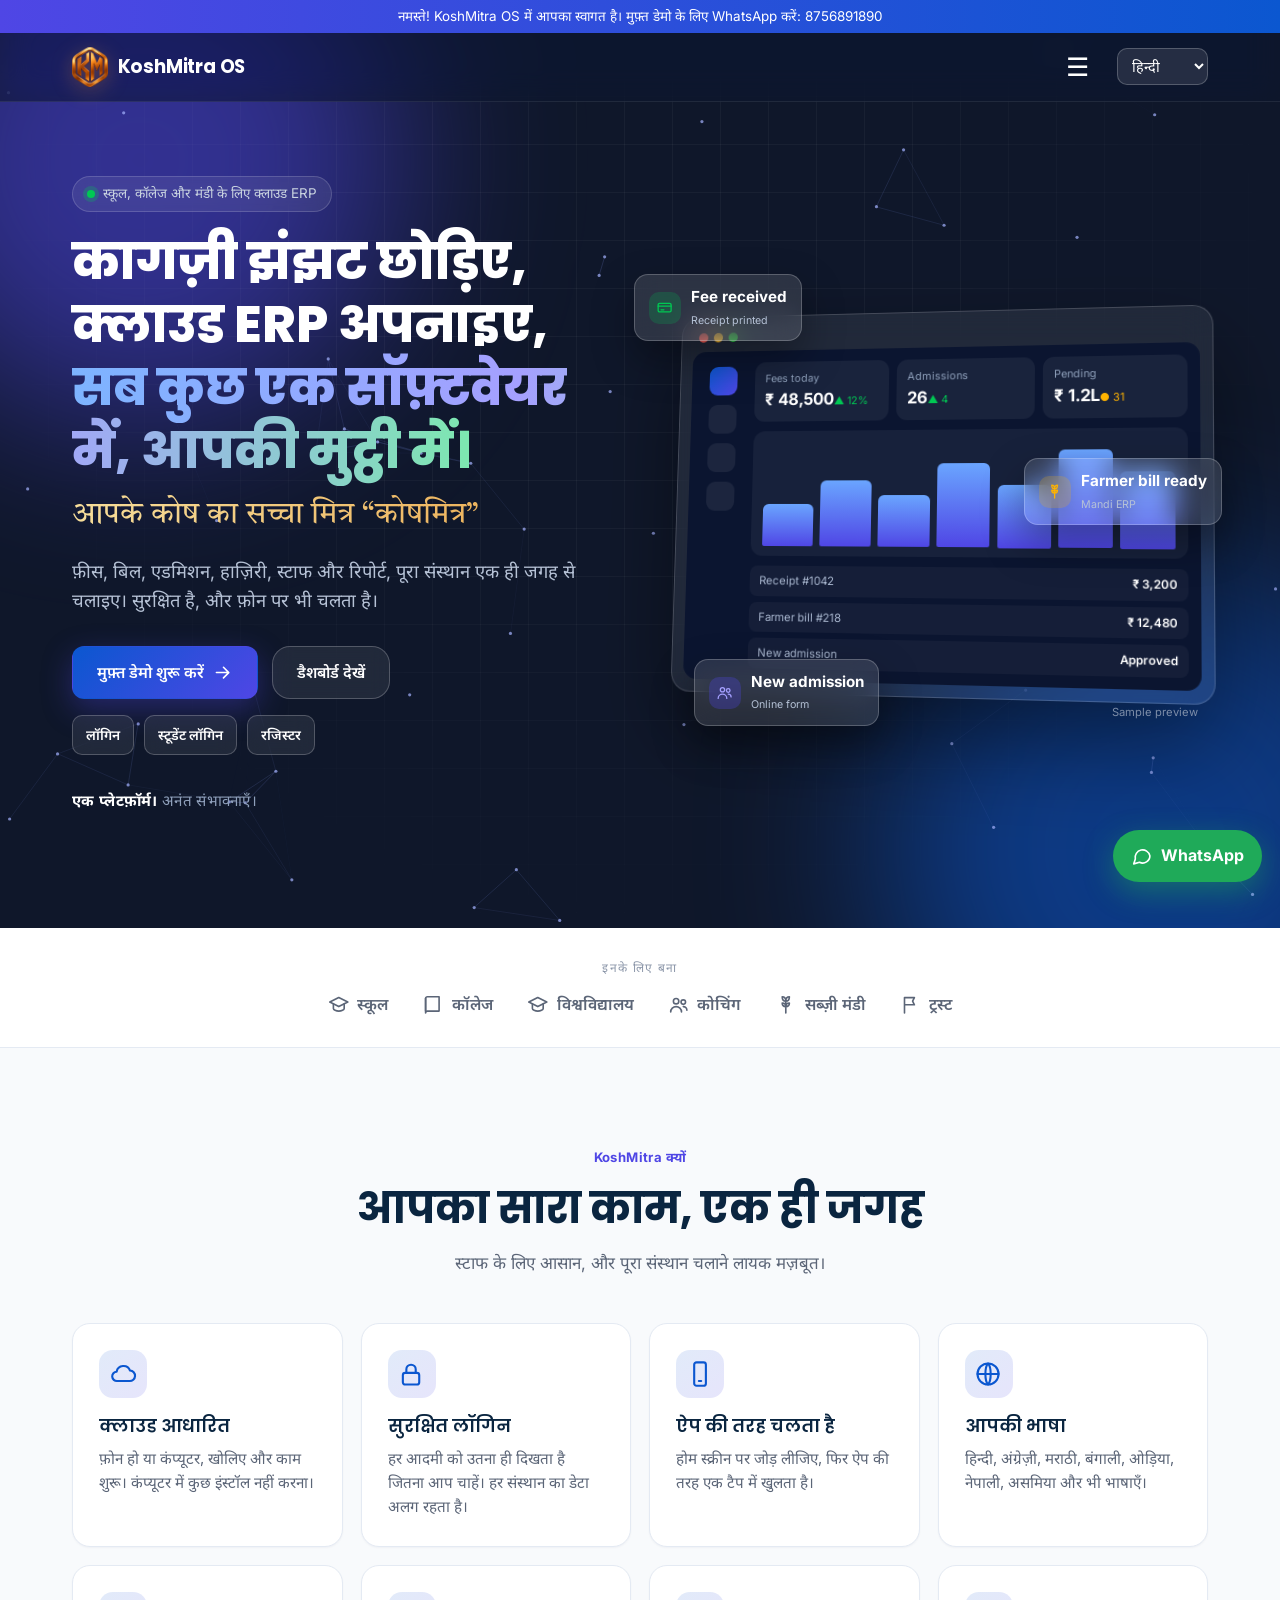
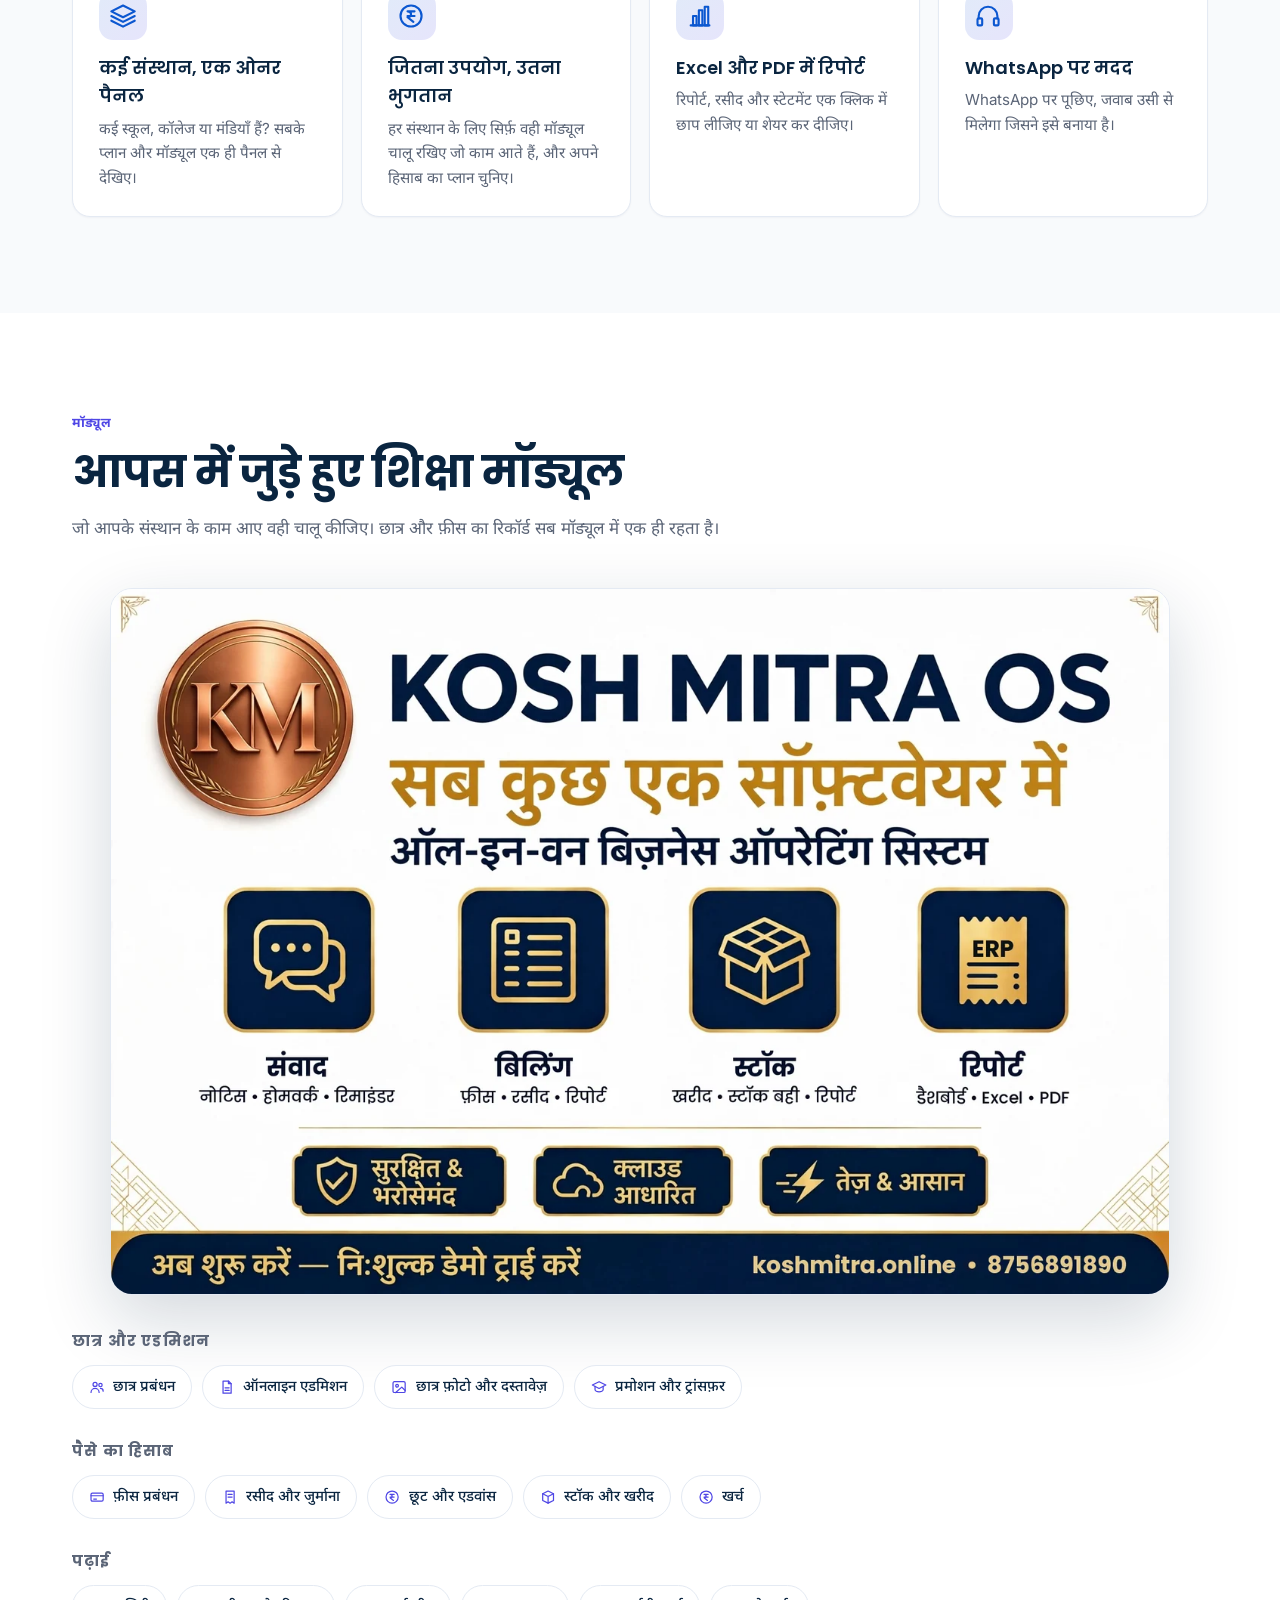
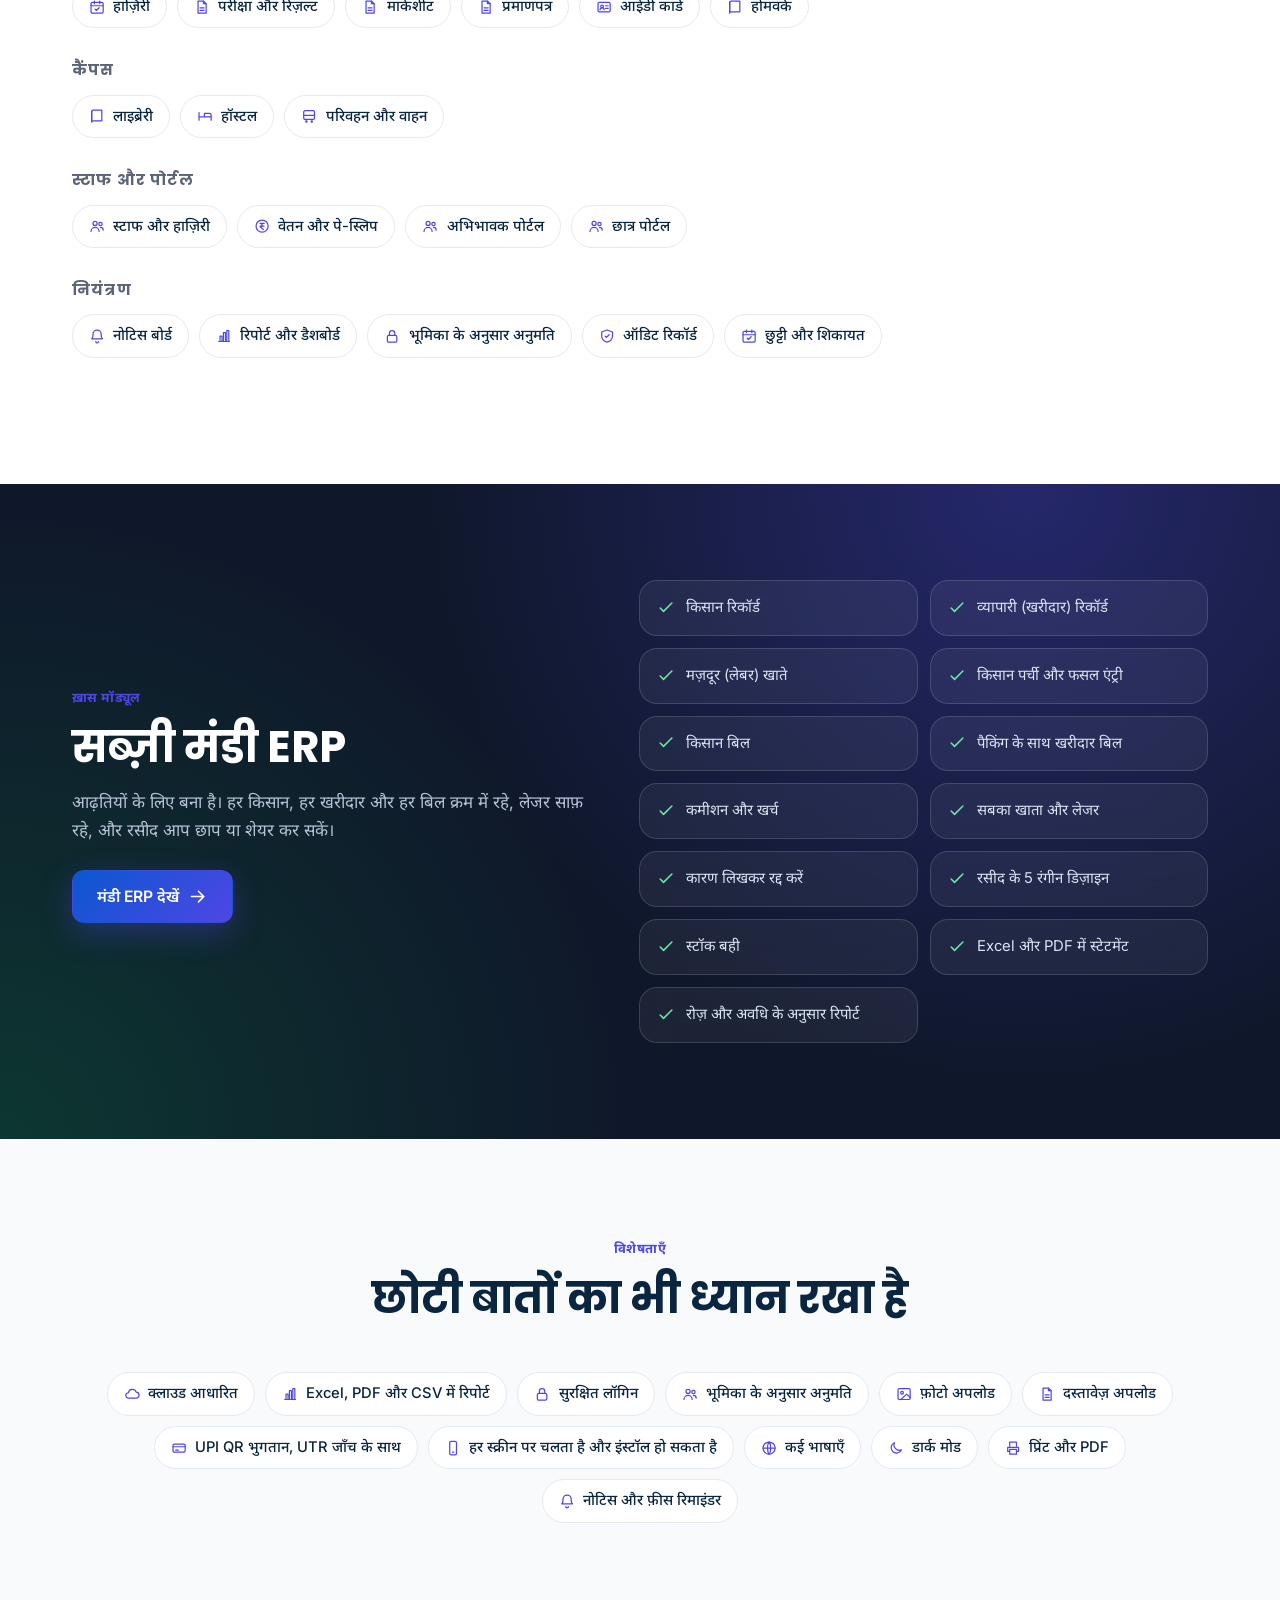
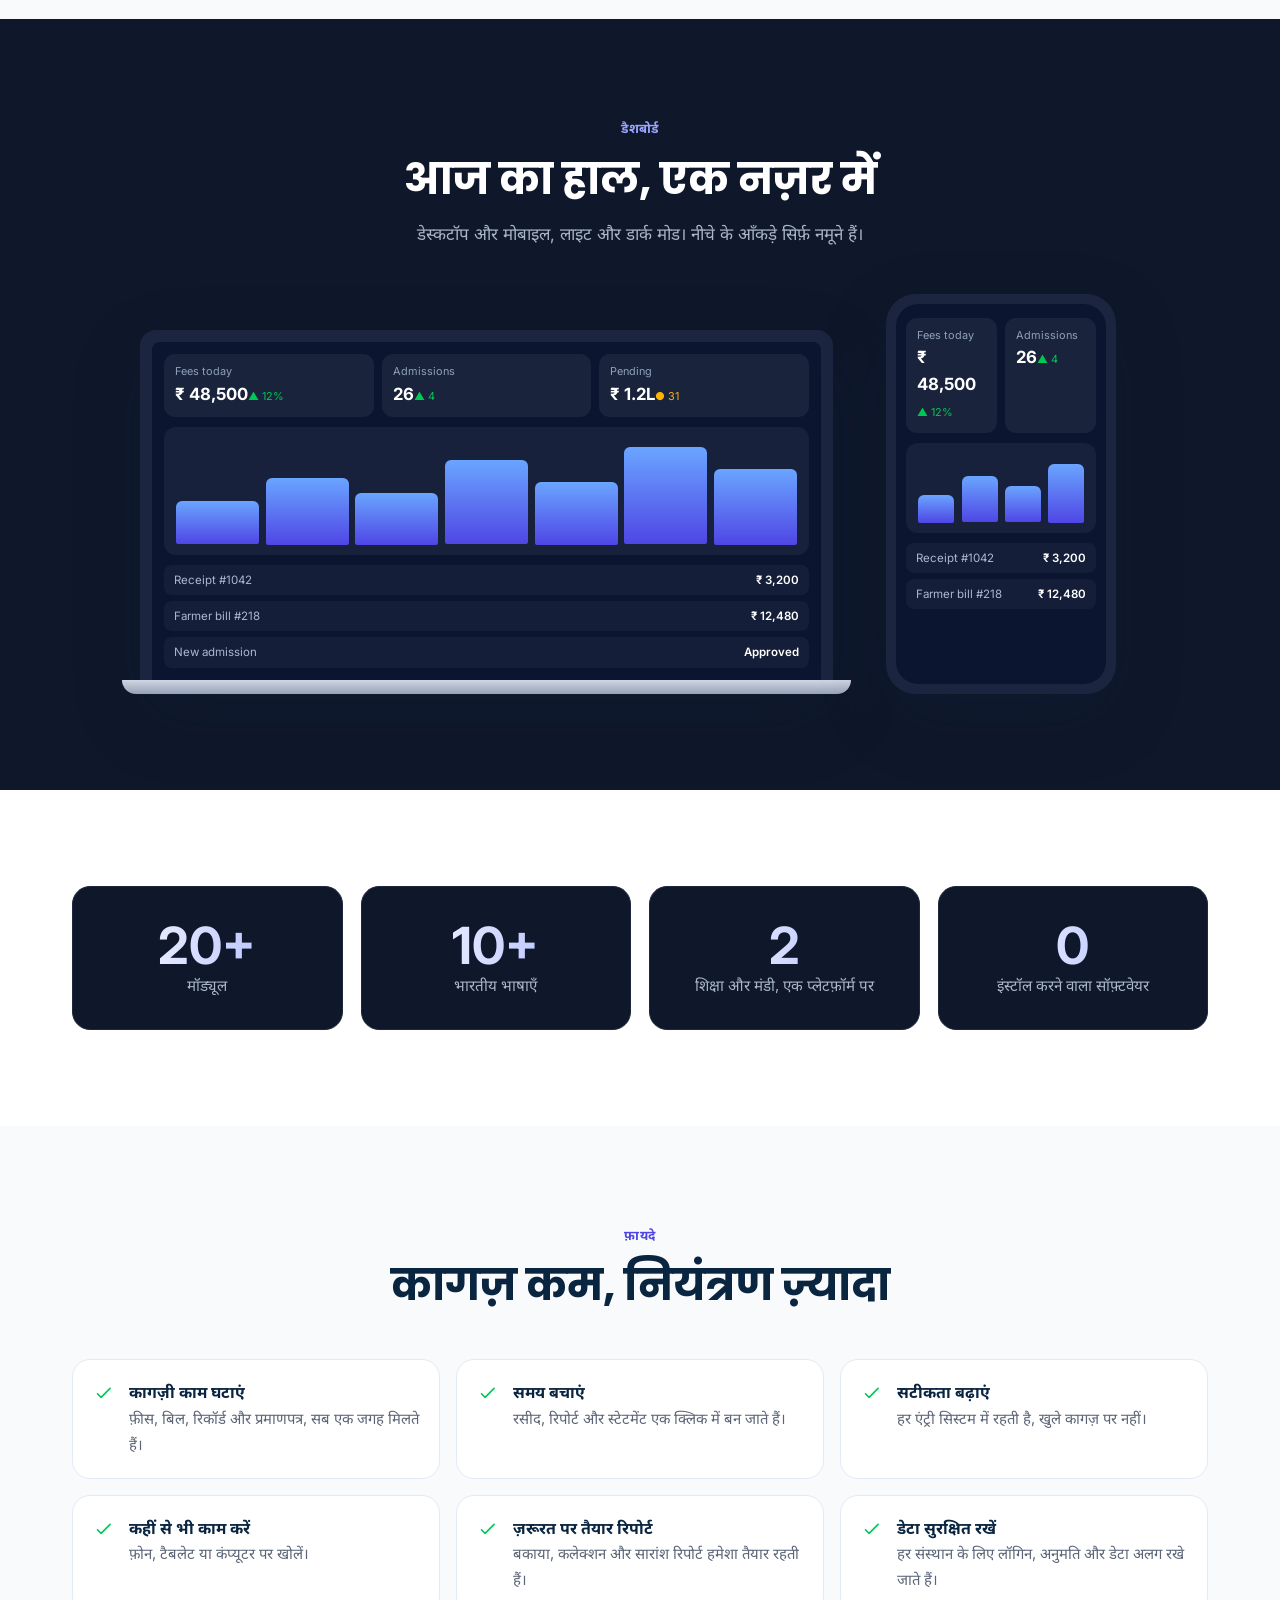
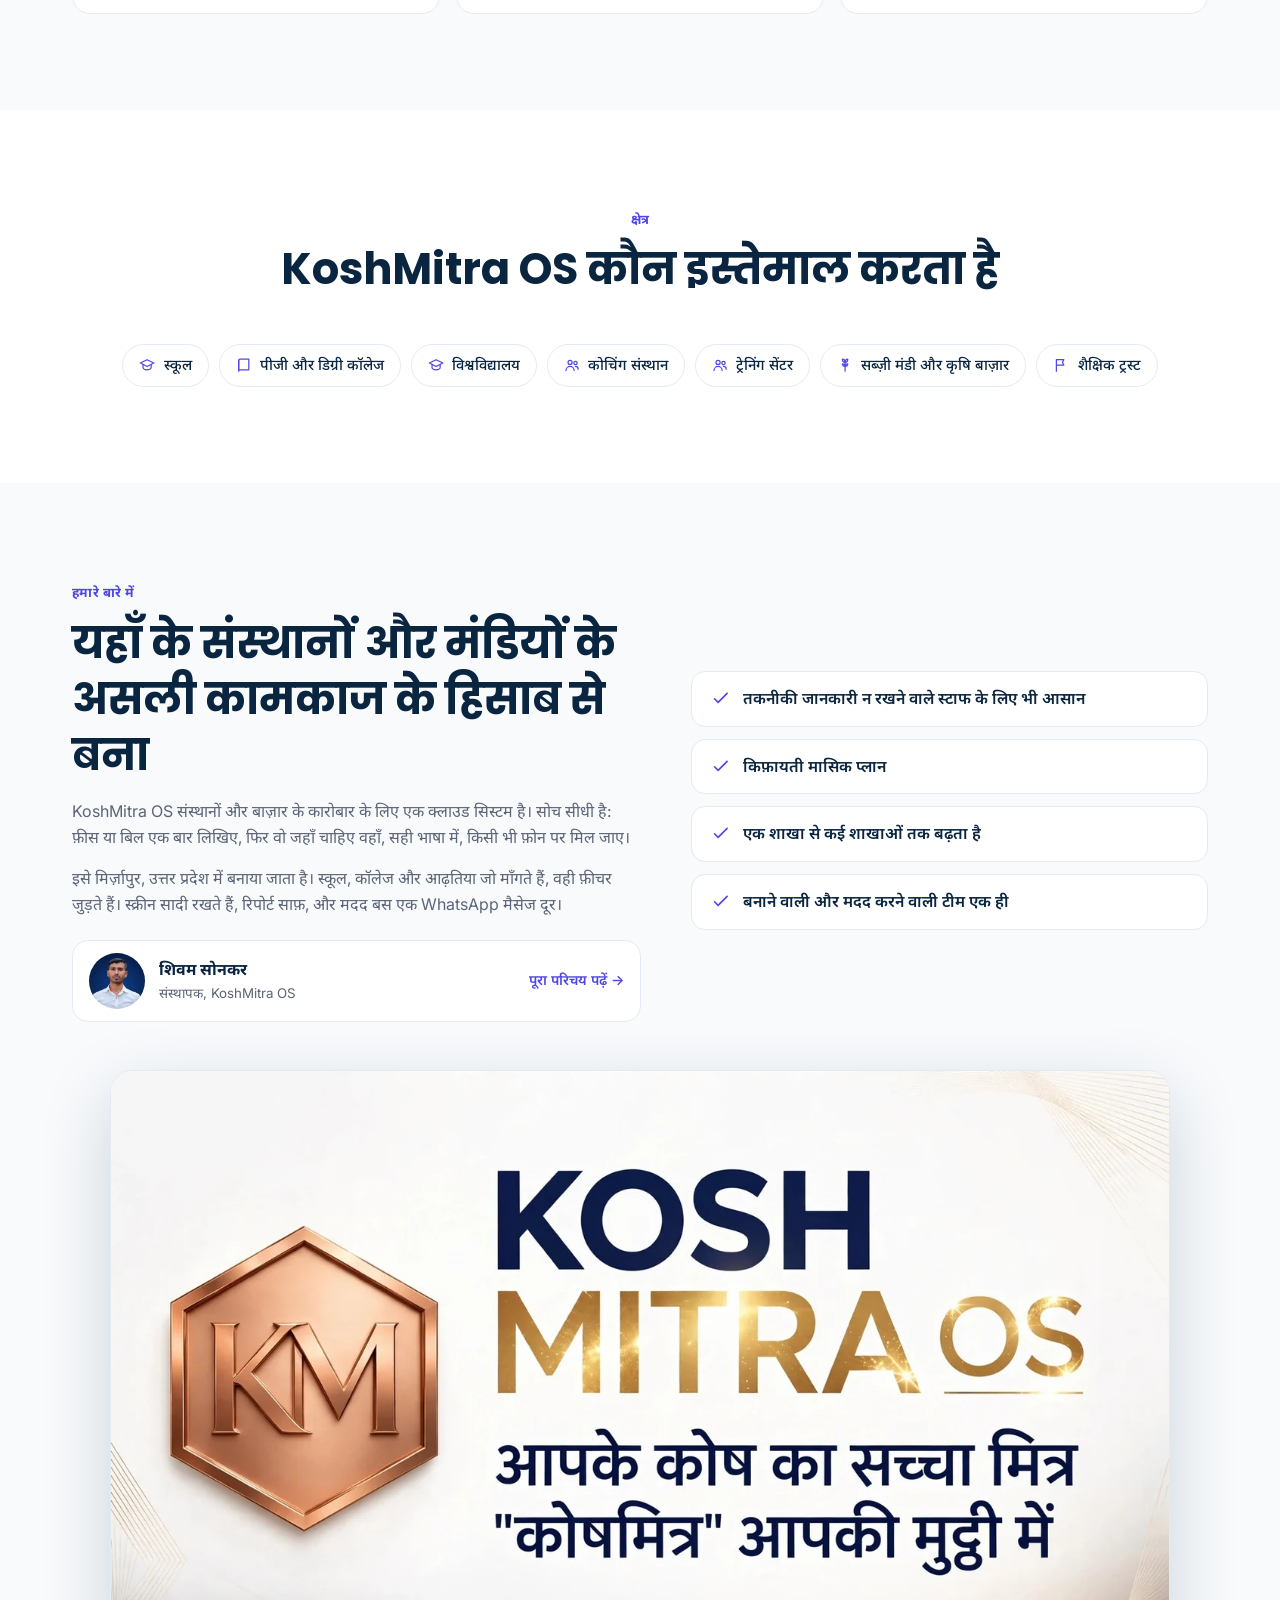
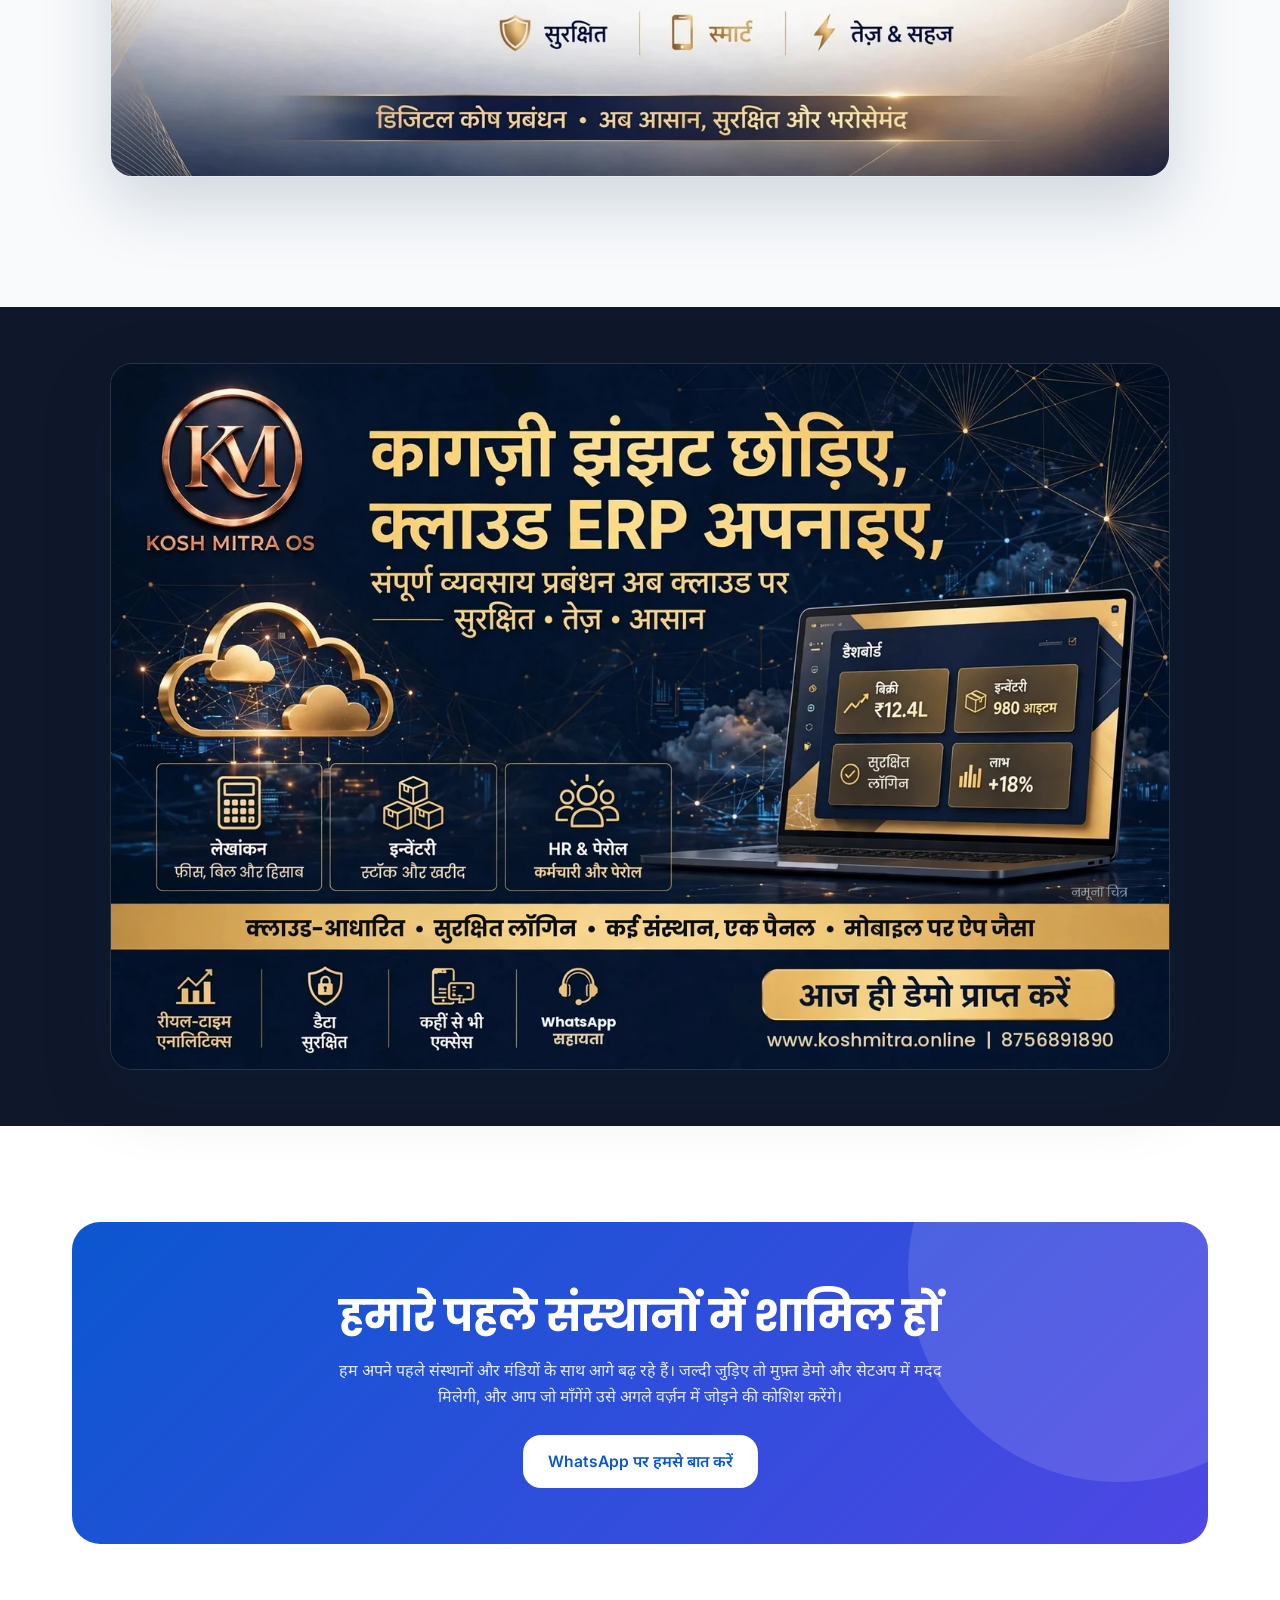
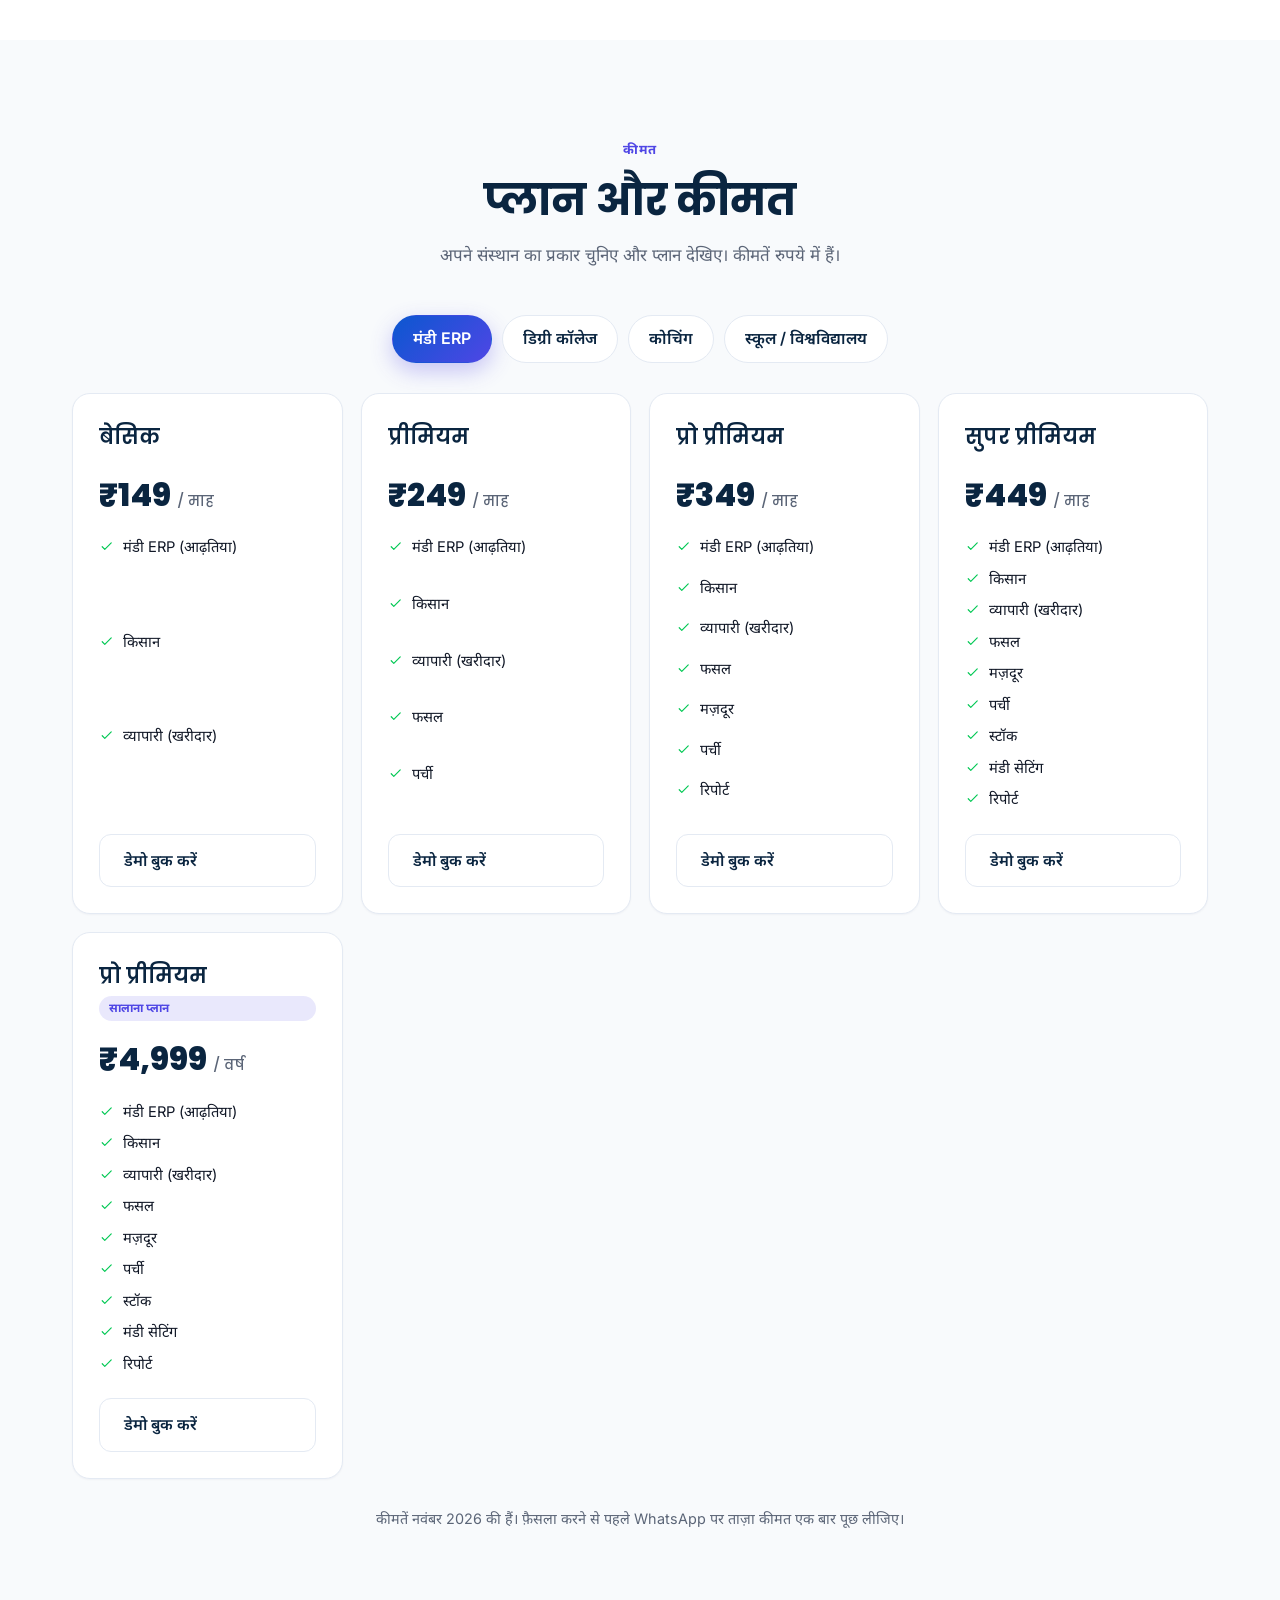
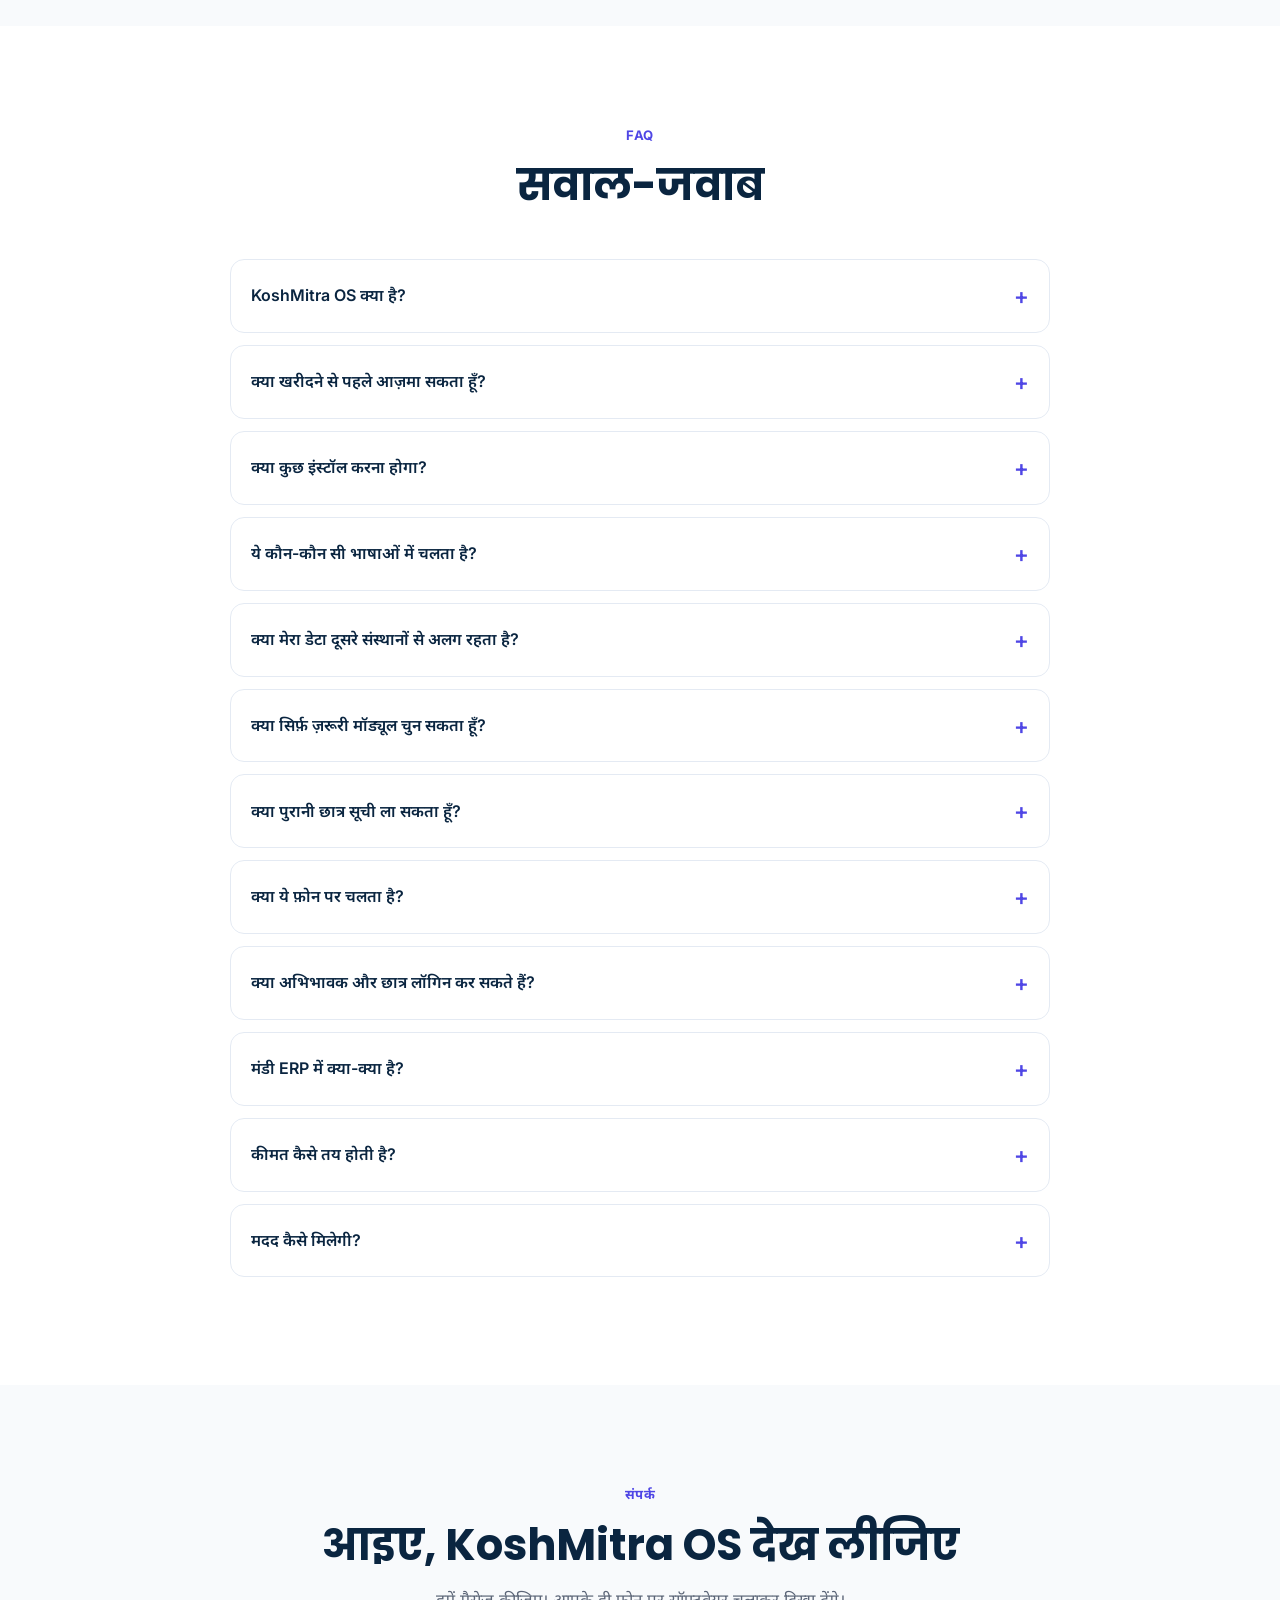
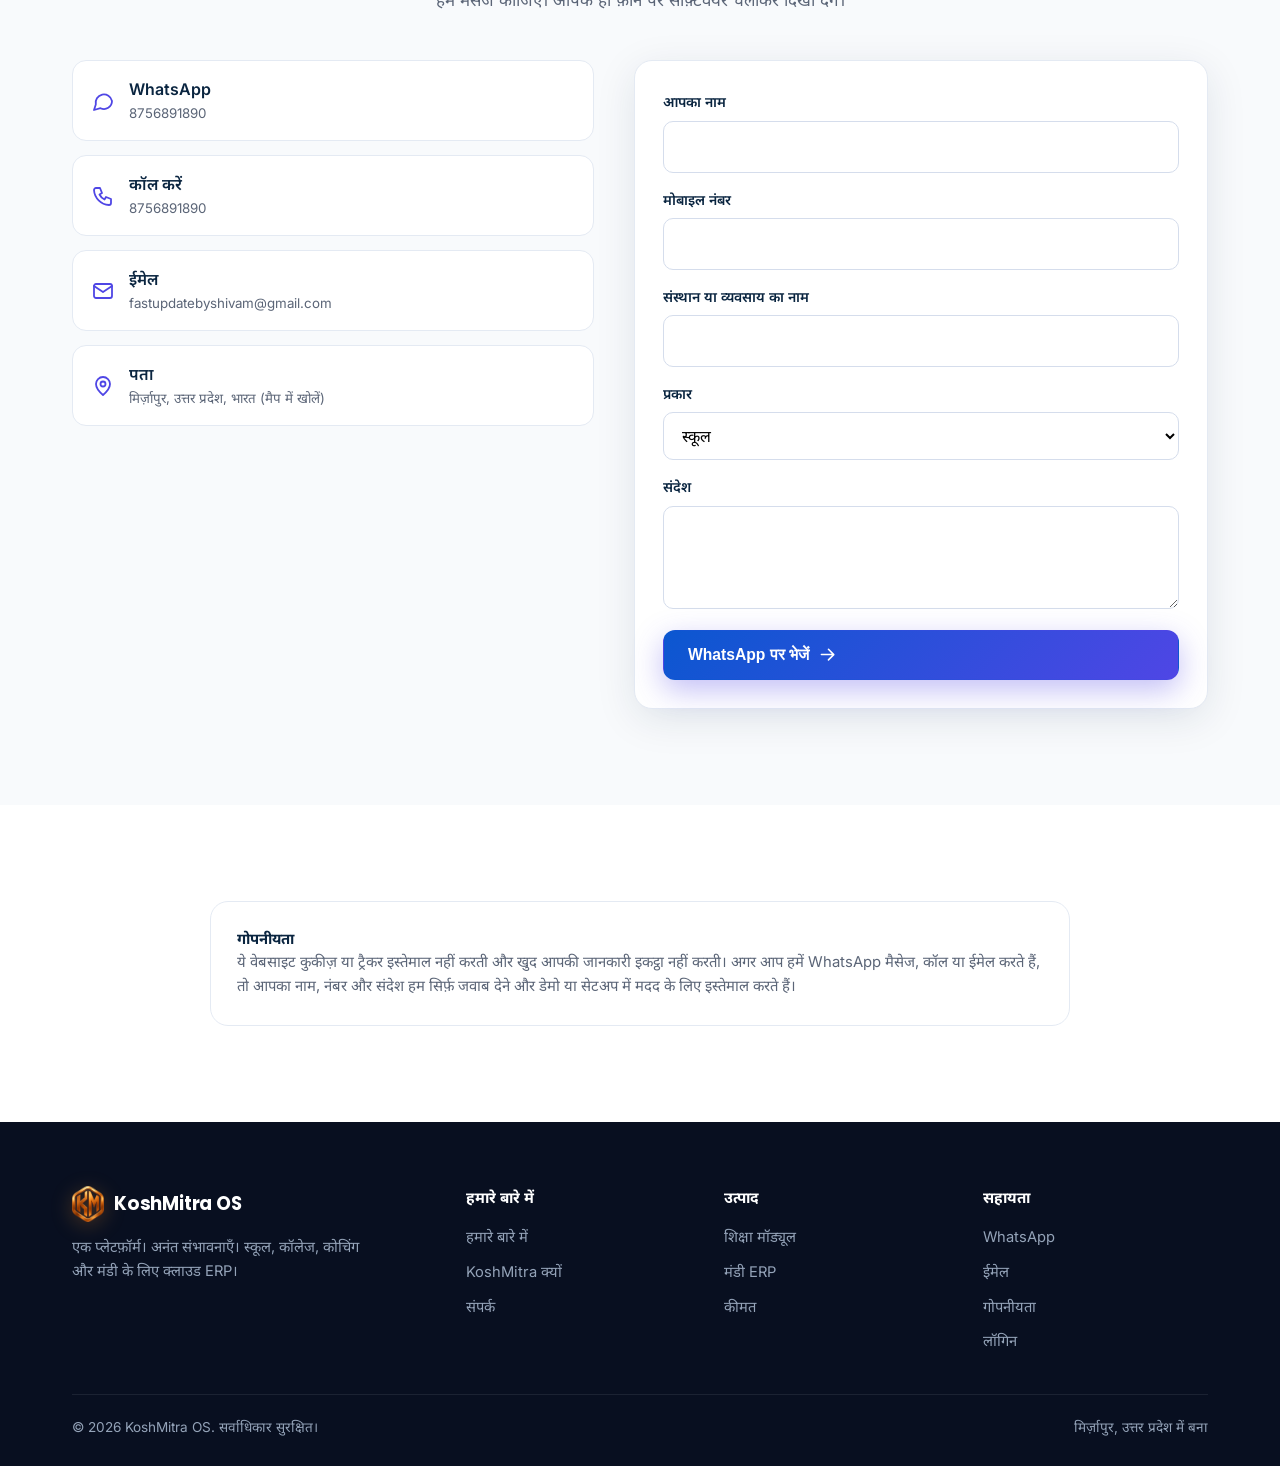
<file: index.html>
<!doctype html>
<html lang="hi">
<head>
<meta charset="utf-8">
<meta name="viewport" content="width=device-width, initial-scale=1">
<title>KoshMitra OS | स्कूल, कॉलेज, कोचिंग और मंडी के लिए क्लाउड ERP</title>
<meta name="description" content="KoshMitra OS स्कूल, कॉलेज, विश्वविद्यालय, कोचिंग संस्थान और सब्ज़ी मंडी के लिए क्लाउड ERP है। फ़ीस, बिल, एडमिशन, हाज़िरी, रिपोर्ट और अभिभावक पोर्टल, सब एक प्लेटफ़ॉर्म पर। मुफ़्त डेमो बुक करें।">
<meta name="theme-color" content="#0F172A">
<link rel="canonical" href="https://koshmitraos.in/">
<meta property="og:url" content="https://koshmitraos.in/">
<!--HL--><link rel="alternate" hreflang="hi" href="https://koshmitraos.in/"><link rel="alternate" hreflang="en" href="https://koshmitraos.in/en/"><link rel="alternate" hreflang="mr" href="https://koshmitraos.in/mr/"><link rel="alternate" hreflang="bn" href="https://koshmitraos.in/bn/"><link rel="alternate" hreflang="x-default" href="https://koshmitraos.in/"><!--/HL-->
<meta property="og:type" content="website">
<meta property="og:title" content="KoshMitra OS | स्कूल, कॉलेज, कोचिंग और मंडी के लिए क्लाउड ERP">
<meta property="og:description" content="KoshMitra OS स्कूल, कॉलेज, विश्वविद्यालय, कोचिंग संस्थान और सब्ज़ी मंडी के लिए क्लाउड ERP है। फ़ीस, बिल, एडमिशन, हाज़िरी, रिपोर्ट और अभिभावक पोर्टल, सब एक प्लेटफ़ॉर्म पर। मुफ़्त डेमो बुक करें।">
<meta property="og:locale" content="hi_IN">
<meta property="og:site_name" content="KoshMitra OS">
<meta property="og:image" content="https://koshmitraos.in/og-image.png">
<meta property="og:image:width" content="1200"><meta property="og:image:height" content="630">
<meta name="twitter:card" content="summary_large_image">
<meta name="twitter:image" content="https://koshmitraos.in/og-image.png">
<link rel="preconnect" href="https://fonts.googleapis.com"><link rel="preconnect" href="https://fonts.gstatic.com" crossorigin>
<link rel="stylesheet" href="https://fonts.googleapis.com/css2?family=Inter:wght@400;500;600;700&family=Poppins:wght@600;700;800&family=Noto+Sans+Devanagari:wght@400;500;600;700&family=Tiro+Devanagari+Hindi&display=swap">
<link rel="icon" href="/favicon.ico" sizes="any"><link rel="icon" type="image/png" sizes="32x32" href="/favicon-32.png"><link rel="icon" type="image/png" sizes="192x192" href="/favicon-192.png"><link rel="apple-touch-icon" href="/apple-touch-icon.png">
<link rel="stylesheet" href="/style.css?v=9">
<script type="application/ld+json">{"@context": "https://schema.org", "@graph": [{"@type": "Organization", "@id": "https://koshmitraos.in/#org", "name": "KoshMitra OS", "url": "https://koshmitraos.in/", "logo": "https://koshmitraos.in/favicon-192.png", "email": "fastupdatebyshivam@gmail.com", "telephone": "+91-8756891890", "address": {"@type": "PostalAddress", "addressLocality": "Mirzapur", "addressRegion": "Uttar Pradesh", "addressCountry": "IN"}, "contactPoint": {"@type": "ContactPoint", "telephone": "+91-8756891890", "contactType": "sales", "availableLanguage": ["English", "Hindi", "Marathi", "Bengali"]}}, {"@type": "WebSite", "@id": "https://koshmitraos.in/#website", "url": "https://koshmitraos.in/", "name": "KoshMitra OS", "inLanguage": "hi", "publisher": {"@id": "https://koshmitraos.in/#org"}}, {"@type": "SoftwareApplication", "name": "KoshMitra OS", "url": "https://koshmitraos.in/", "image": "https://koshmitraos.in/og-image.png", "applicationCategory": "BusinessApplication", "operatingSystem": "Web", "description": "Cloud ERP for schools, colleges, universities, coaching institutes and mandi (commission agent) business.", "publisher": {"@id": "https://koshmitraos.in/#org"}}, {"@type": "FAQPage", "mainEntity": [{"@type": "Question", "name": "KoshMitra OS क्या है?", "acceptedAnswer": {"@type": "Answer", "text": "KoshMitra OS एक क्लाउड ERP है, यानी इंटरनेट पर चलने वाला सॉफ़्टवेयर। स्कूल, कॉलेज, विश्वविद्यालय, कोचिंग और मंडी (आढ़तिया) के कारोबार का रोज़ का काम इसमें होता है: फ़ीस, बिल, एडमिशन, हाज़िरी, रिपोर्ट और बहुत कुछ।"}}, {"@type": "Question", "name": "क्या खरीदने से पहले आज़मा सकता हूँ?", "acceptedAnswer": {"@type": "Answer", "text": "हाँ, बिल्कुल। WhatsApp पर मुफ़्त डेमो मांगिए, हम आपके अपने फ़ोन पर सॉफ़्टवेयर चलाकर दिखा देंगे।"}}, {"@type": "Question", "name": "क्या कुछ इंस्टॉल करना होगा?", "acceptedAnswer": {"@type": "Answer", "text": "नहीं। ये ब्राउज़र में ही चलता है। फ़ोन पर चाहें तो होम स्क्रीन पर जोड़ लीजिए, फिर ऐप की तरह खुलेगा।"}}, {"@type": "Question", "name": "ये कौन-कौन सी भाषाओं में चलता है?", "acceptedAnswer": {"@type": "Answer", "text": "अंग्रेज़ी, हिन्दी, मराठी, बंगाली, ओड़िया, नेपाली, असमिया, मैथिली, मणिपुरी, कश्मीरी और संस्कृत।"}}, {"@type": "Question", "name": "क्या मेरा डेटा दूसरे संस्थानों से अलग रहता है?", "acceptedAnswer": {"@type": "Answer", "text": "हाँ। हर संस्थान अपने अलग खाते में काम करता है, और हर व्यक्ति सिर्फ़ वही पेज देख पाता है जिसकी आप अनुमति दें।"}}, {"@type": "Question", "name": "क्या सिर्फ़ ज़रूरी मॉड्यूल चुन सकता हूँ?", "acceptedAnswer": {"@type": "Answer", "text": "हाँ। हर संस्थान के लिए मॉड्यूल चालू या बंद किए जा सकते हैं, इसलिए आप सिर्फ़ वही चलाते हैं जो चाहिए।"}}, {"@type": "Question", "name": "क्या पुरानी छात्र सूची ला सकता हूँ?", "acceptedAnswer": {"@type": "Answer", "text": "छात्रों की सूची फ़ोटो के साथ Excel फ़ाइल से डाली जा सकती है। आपका मामला कैसा है, हमें बताइए, हम रास्ता बता देंगे।"}}, {"@type": "Question", "name": "क्या ये फ़ोन पर चलता है?", "acceptedAnswer": {"@type": "Answer", "text": "हाँ। पेज फ़ोन और कंप्यूटर, दोनों पर चलने के लिए बने हैं, और अभिभावक व छात्र अपना पोर्टल फ़ोन से देख सकते हैं।"}}, {"@type": "Question", "name": "क्या अभिभावक और छात्र लॉगिन कर सकते हैं?", "acceptedAnswer": {"@type": "Answer", "text": "हाँ। फ़ीस, नोटिस और होमवर्क के लिए अभिभावक पोर्टल और छात्र पोर्टल हैं।"}}, {"@type": "Question", "name": "मंडी ERP में क्या-क्या है?", "acceptedAnswer": {"@type": "Answer", "text": "आढ़तिया के लिए किसान और खरीदार रिकॉर्ड, किसान पर्ची, किसान व खरीदार बिल, पैकिंग, लेजर, स्टॉक, स्टेटमेंट और रिपोर्ट।"}}, {"@type": "Question", "name": "कीमत कैसे तय होती है?", "acceptedAnswer": {"@type": "Answer", "text": "प्लान महीने के हिसाब से हैं (मंडी के लिए सालाना प्लान भी है)। कीमत संस्थान के प्रकार और प्लान पर निर्भर है, ऊपर 'कीमत' वाले हिस्से में सब लिखा है।"}}, {"@type": "Question", "name": "मदद कैसे मिलेगी?", "acceptedAnswer": {"@type": "Answer", "text": "WhatsApp पर मैसेज कीजिए या ईमेल लिखिए। हम जवाब देंगे और सेटअप में साथ रहेंगे।"}}]}]}</script>
</head>
<body>
<a class="sr" href="#main">Skip to content</a>
<div id="glow" aria-hidden="true"></div>
<header class="nav"><div class="welcome"><div class="wrap">नमस्ते! KoshMitra OS में आपका स्वागत है। मुफ़्त डेमो के लिए WhatsApp करें: 8756891890</div></div><div class="wrap in">
  <a class="logo" href="#top" aria-label="KoshMitra OS home"><img src="/logo-mark.png" width="36" height="41" alt="">KoshMitra OS</a>
  <button class="burger" aria-label="Open menu" aria-expanded="false">&#9776;</button>
  <ul class="menu">
    <li class="home"><a href="#top">होम</a></li><li><a href="#features">विशेषताएँ</a></li><li><a href="#solutions">समाधान</a></li><li><a href="#modules">मॉड्यूल</a></li><li><a href="#pricing">कीमत</a></li><li><a href="/about.html">हमारे बारे में</a></li><li><a href="#contact">संपर्क</a></li>
    <li class="mo"><a class="btn line sm" href="https://app.koshmitraos.in/login">लॉगिन</a></li><li class="mo"><a class="btn line sm" href="https://app.koshmitraos.in/student-login">स्टूडेंट लॉगिन</a></li><li class="mo"><a class="btn pri sm" href="https://app.koshmitraos.in/register">रजिस्टर</a></li><li class="mo"><a class="btn glass sm" href="https://wa.me/918756891890?text=Hello%2C%20I%20want%20a%20free%20demo%20of%20KoshMitra%20OS">डेमो बुक करें</a></li>
  </ul>
  <div class="cta"><select id="lang" class="langsel" aria-label="Language"><option value="hi" selected>हिन्दी</option><option value="en">English</option><option value="mr">मराठी</option><option value="bn">বাংলা</option></select><a class="btn line sm" href="https://app.koshmitraos.in/student-login">स्टूडेंट लॉगिन</a><a class="btn line sm" href="https://app.koshmitraos.in/login">लॉगिन</a><a class="btn pri sm" href="https://app.koshmitraos.in/register">रजिस्टर</a></div>
</div></header>

<main id="main">
<section class="hero" id="top">
  <canvas id="fx" aria-hidden="true"></canvas><div class="grid-bg"></div>
  <div class="wrap cols">
    <div>
      <span class="pill"><b></b>स्कूल, कॉलेज और मंडी के लिए क्लाउड ERP</span>
      <h1>कागज़ी झंझट छोड़िए, क्लाउड ERP अपनाइए,<br><span class="grad">सब कुछ एक सॉफ़्टवेयर में, आपकी मुट्ठी में।</span></h1>
      <p class="slogan">आपके कोष का सच्चा मित्र “कोषमित्र”</p>
      <p class="sub">फ़ीस, बिल, एडमिशन, हाज़िरी, स्टाफ और रिपोर्ट, पूरा संस्थान एक ही जगह से चलाइए। सुरक्षित है, और फ़ोन पर भी चलता है।</p>
      <div class="btns"><a class="btn pri" href="https://wa.me/918756891890?text=Hello%2C%20I%20want%20a%20free%20demo%20of%20KoshMitra%20OS">मुफ़्त डेमो शुरू करें <svg class="ic" viewBox="0 0 24 24" aria-hidden="true"><path d="M5 12h14M13 6l6 6-6 6"/></svg></a><a class="btn glass" href="#showcase">डैशबोर्ड देखें</a></div>
      <div class="quick"><a class="btn glass sm" href="https://app.koshmitraos.in/login">लॉगिन</a><a class="btn glass sm" href="https://app.koshmitraos.in/student-login">स्टूडेंट लॉगिन</a><a class="btn glass sm" href="https://app.koshmitraos.in/register">रजिस्टर</a></div>
      <p class="tag"><b>एक प्लेटफ़ॉर्म।</b> अनंत संभावनाएँ।</p>
    </div>
    <div class="stage" aria-hidden="true">
      <div class="dash"><div class="bar"><i></i><i></i><i></i></div>
        <div class="body"><div class="side"><span></span><span></span><span></span><span></span></div><div><div class="kpis"><div class="kpi"><small>Fees today</small><b>₹ 48,500</b><em>▲ 12%</em></div><div class="kpi"><small>Admissions</small><b>26</b><em>▲ 4</em></div><div class="kpi"><small>Pending</small><b>₹ 1.2L</b><em style="color:#FFB300">● 31</em></div></div><div class="chart"><i style="--h:40%"></i><i style="--h:62%"></i><i style="--h:48%"></i><i style="--h:78%"></i><i style="--h:58%"></i><i style="--h:90%"></i><i style="--h:70%"></i></div><div class="rows"><div><span>Receipt #1042</span><b>₹ 3,200</b></div><div><span>Farmer bill #218</span><b>₹ 12,480</b></div><div><span>New admission</span><b>Approved</b></div></div></div></div></div>
      <div class="float f1"><span class="dot"><svg class="ic" viewBox="0 0 24 24" aria-hidden="true"><rect x="3" y="6" width="18" height="12" rx="2"/><path d="M3 10h18M7 15h4"/></svg></span><span><b>Fee received</b><small>Receipt printed</small></span></div>
      <div class="float f2"><span class="dot"><svg class="ic" viewBox="0 0 24 24" aria-hidden="true"><path d="M12 21V8M12 8c-3 0-4-2-4-5 3 0 4 2 4 5zM12 8c3 0 4-2 4-5-3 0-4 2-4 5zM12 14c-3 0-4-2-4-4 3 0 4 2 4 4zM12 14c3 0 4-2 4-4-3 0-4 2-4 4z"/></svg></span><span><b>Farmer bill ready</b><small>Mandi ERP</small></span></div>
      <div class="float f3"><span class="dot"><svg class="ic" viewBox="0 0 24 24" aria-hidden="true"><circle cx="9" cy="8" r="3"/><path d="M3 20c0-3.3 2.7-6 6-6s6 2.7 6 6"/><circle cx="17" cy="9" r="2.5"/><path d="M17 14c2.2 0 4 1.8 4 4"/></svg></span><span><b>New admission</b><small>Online form</small></span></div>
      <span class="note">Sample preview</span>
    </div>
  </div>
</section>

<div class="strip"><div class="wrap"><small>इनके लिए बना</small><div class="row">
  <span><svg class="ic" viewBox="0 0 24 24" aria-hidden="true"><path d="M2 9l10-5 10 5-10 5z"/><path d="M6 11v5c0 1.5 3 3 6 3s6-1.5 6-3v-5"/></svg>स्कूल</span><span><svg class="ic" viewBox="0 0 24 24" aria-hidden="true"><path d="M4 5a2 2 0 0 1 2-2h13v16H6a2 2 0 0 0-2 2z"/><path d="M4 19V5"/></svg>कॉलेज</span><span><svg class="ic" viewBox="0 0 24 24" aria-hidden="true"><path d="M2 9l10-5 10 5-10 5z"/><path d="M6 11v5c0 1.5 3 3 6 3s6-1.5 6-3v-5"/></svg>विश्वविद्यालय</span><span><svg class="ic" viewBox="0 0 24 24" aria-hidden="true"><circle cx="9" cy="8" r="3"/><path d="M3 20c0-3.3 2.7-6 6-6s6 2.7 6 6"/><circle cx="17" cy="9" r="2.5"/><path d="M17 14c2.2 0 4 1.8 4 4"/></svg>कोचिंग</span><span><svg class="ic" viewBox="0 0 24 24" aria-hidden="true"><path d="M12 21V8M12 8c-3 0-4-2-4-5 3 0 4 2 4 5zM12 8c3 0 4-2 4-5-3 0-4 2-4 5zM12 14c-3 0-4-2-4-4 3 0 4 2 4 4zM12 14c3 0 4-2 4-4-3 0-4 2-4 4z"/></svg>सब्ज़ी मंडी</span><span><svg class="ic" viewBox="0 0 24 24" aria-hidden="true"><path d="M5 21V4M5 4h11l-2 4 2 4H5"/></svg>ट्रस्ट</span>
</div></div></div>

<section id="features" class="alt"><div class="wrap">
  <div class="head center rv"><span class="eyebrow">KoshMitra क्यों</span><h2>आपका सारा काम, एक ही जगह</h2><p class="lead">स्टाफ के लिए आसान, और पूरा संस्थान चलाने लायक मज़बूत।</p></div>
  <div class="grid g4"><div class="card rv d1"><div class="badge"><svg class="ic" viewBox="0 0 24 24" aria-hidden="true"><path d="M7 18a4 4 0 0 1-.5-8A6 6 0 0 1 18 9a4.5 4.5 0 0 1-.5 9z"/></svg></div><h3>क्लाउड आधारित</h3><p>फ़ोन हो या कंप्यूटर, खोलिए और काम शुरू। कंप्यूटर में कुछ इंस्टॉल नहीं करना।</p></div><div class="card rv d2"><div class="badge"><svg class="ic" viewBox="0 0 24 24" aria-hidden="true"><rect x="5" y="11" width="14" height="10" rx="2"/><path d="M8 11V8a4 4 0 0 1 8 0v3"/></svg></div><h3>सुरक्षित लॉगिन</h3><p>हर आदमी को उतना ही दिखता है जितना आप चाहें। हर संस्थान का डेटा अलग रहता है।</p></div><div class="card rv d3"><div class="badge"><svg class="ic" viewBox="0 0 24 24" aria-hidden="true"><rect x="7" y="2" width="10" height="20" rx="2"/><path d="M11 18h2"/></svg></div><h3>ऐप की तरह चलता है</h3><p>होम स्क्रीन पर जोड़ लीजिए, फिर ऐप की तरह एक टैप में खुलता है।</p></div><div class="card rv d1"><div class="badge"><svg class="ic" viewBox="0 0 24 24" aria-hidden="true"><circle cx="12" cy="12" r="9"/><path d="M3 12h18M12 3c3 3 3 15 0 18-3-3-3-15 0-18"/></svg></div><h3>आपकी भाषा</h3><p>हिन्दी, अंग्रेज़ी, मराठी, बंगाली, ओड़िया, नेपाली, असमिया और भी भाषाएँ।</p></div><div class="card rv d2"><div class="badge"><svg class="ic" viewBox="0 0 24 24" aria-hidden="true"><path d="M12 3l10 5-10 5L2 8z"/><path d="M2 12l10 5 10-5M2 16l10 5 10-5"/></svg></div><h3>कई संस्थान, एक ओनर पैनल</h3><p>कई स्कूल, कॉलेज या मंडियाँ हैं? सबके प्लान और मॉड्यूल एक ही पैनल से देखिए।</p></div><div class="card rv d3"><div class="badge"><svg class="ic" viewBox="0 0 24 24" aria-hidden="true"><circle cx="12" cy="12" r="9"/><path d="M9 8h6M9 12h6M9 8c4 0 4 5 0 5l5 4"/></svg></div><h3>जितना उपयोग, उतना भुगतान</h3><p>हर संस्थान के लिए सिर्फ़ वही मॉड्यूल चालू रखिए जो काम आते हैं, और अपने हिसाब का प्लान चुनिए।</p></div><div class="card rv d1"><div class="badge"><svg class="ic" viewBox="0 0 24 24" aria-hidden="true"><path d="M4 20h16"/><rect x="6" y="12" width="3" height="8"/><rect x="11" y="7" width="3" height="13"/><rect x="16" y="4" width="3" height="16"/></svg></div><h3>Excel और PDF में रिपोर्ट</h3><p>रिपोर्ट, रसीद और स्टेटमेंट एक क्लिक में छाप लीजिए या शेयर कर दीजिए।</p></div><div class="card rv d2"><div class="badge"><svg class="ic" viewBox="0 0 24 24" aria-hidden="true"><path d="M4 14v-2a8 8 0 0 1 16 0v2"/><rect x="3" y="14" width="4" height="6" rx="1"/><rect x="17" y="14" width="4" height="6" rx="1"/></svg></div><h3>WhatsApp पर मदद</h3><p>WhatsApp पर पूछिए, जवाब उसी से मिलेगा जिसने इसे बनाया है।</p></div></div>
</div></section>

<section id="modules"><div class="wrap">
  <div class="head rv"><span class="eyebrow">मॉड्यूल</span><h2>आपस में जुड़े हुए शिक्षा मॉड्यूल</h2><p class="lead">जो आपके संस्थान के काम आए वही चालू कीजिए। छात्र और फ़ीस का रिकॉर्ड सब मॉड्यूल में एक ही रहता है।</p></div>
  <figure class="banner rv"><img src="/banner-allinone.webp" width="1400" height="933" loading="lazy" decoding="async" alt="KoshMitra OS: everything in one software. Notices, billing, stock and reports. Secure, cloud based, fast and easy."></figure>
  <div class="mgroup rv"><h3>छात्र और एडमिशन</h3><div class="chips"><span class="chip"><svg class="ic" viewBox="0 0 24 24" aria-hidden="true"><circle cx="9" cy="8" r="3"/><path d="M3 20c0-3.3 2.7-6 6-6s6 2.7 6 6"/><circle cx="17" cy="9" r="2.5"/><path d="M17 14c2.2 0 4 1.8 4 4"/></svg>छात्र प्रबंधन</span><span class="chip"><svg class="ic" viewBox="0 0 24 24" aria-hidden="true"><path d="M6 3h8l4 4v14H6z"/><path d="M14 3v4h4M9 13h6M9 17h6"/></svg>ऑनलाइन एडमिशन</span><span class="chip"><svg class="ic" viewBox="0 0 24 24" aria-hidden="true"><rect x="3" y="4" width="18" height="16" rx="2"/><circle cx="9" cy="10" r="2"/><path d="M21 17l-5-5-9 8"/></svg>छात्र फ़ोटो और दस्तावेज़</span><span class="chip"><svg class="ic" viewBox="0 0 24 24" aria-hidden="true"><path d="M2 9l10-5 10 5-10 5z"/><path d="M6 11v5c0 1.5 3 3 6 3s6-1.5 6-3v-5"/></svg>प्रमोशन और ट्रांसफ़र</span></div></div><div class="mgroup rv"><h3>पैसे का हिसाब</h3><div class="chips"><span class="chip"><svg class="ic" viewBox="0 0 24 24" aria-hidden="true"><rect x="3" y="6" width="18" height="12" rx="2"/><path d="M3 10h18M7 15h4"/></svg>फ़ीस प्रबंधन</span><span class="chip"><svg class="ic" viewBox="0 0 24 24" aria-hidden="true"><path d="M6 3h12v18l-3-2-3 2-3-2-3 2z"/><path d="M9 8h6M9 12h6"/></svg>रसीद और जुर्माना</span><span class="chip"><svg class="ic" viewBox="0 0 24 24" aria-hidden="true"><circle cx="12" cy="12" r="9"/><path d="M9 8h6M9 12h6M9 8c4 0 4 5 0 5l5 4"/></svg>छूट और एडवांस</span><span class="chip"><svg class="ic" viewBox="0 0 24 24" aria-hidden="true"><path d="M12 3l8 4v10l-8 4-8-4V7z"/><path d="M4 7l8 4 8-4M12 11v10"/></svg>स्टॉक और खरीद</span><span class="chip"><svg class="ic" viewBox="0 0 24 24" aria-hidden="true"><circle cx="12" cy="12" r="9"/><path d="M9 8h6M9 12h6M9 8c4 0 4 5 0 5l5 4"/></svg>खर्च</span></div></div><div class="mgroup rv"><h3>पढ़ाई</h3><div class="chips"><span class="chip"><svg class="ic" viewBox="0 0 24 24" aria-hidden="true"><rect x="3" y="5" width="18" height="16" rx="2"/><path d="M3 10h18M8 3v4M16 3v4M9 15l2 2 4-4"/></svg>हाज़िरी</span><span class="chip"><svg class="ic" viewBox="0 0 24 24" aria-hidden="true"><path d="M6 3h8l4 4v14H6z"/><path d="M14 3v4h4M9 13h6M9 17h6"/></svg>परीक्षा और रिज़ल्ट</span><span class="chip"><svg class="ic" viewBox="0 0 24 24" aria-hidden="true"><path d="M6 3h8l4 4v14H6z"/><path d="M14 3v4h4M9 13h6M9 17h6"/></svg>मार्कशीट</span><span class="chip"><svg class="ic" viewBox="0 0 24 24" aria-hidden="true"><path d="M6 3h8l4 4v14H6z"/><path d="M14 3v4h4M9 13h6M9 17h6"/></svg>प्रमाणपत्र</span><span class="chip"><svg class="ic" viewBox="0 0 24 24" aria-hidden="true"><rect x="3" y="5" width="18" height="14" rx="2"/><circle cx="9" cy="11" r="2"/><path d="M6 16c0-1.7 1.3-3 3-3s3 1.3 3 3M14 10h4M14 14h4"/></svg>आईडी कार्ड</span><span class="chip"><svg class="ic" viewBox="0 0 24 24" aria-hidden="true"><path d="M4 5a2 2 0 0 1 2-2h13v16H6a2 2 0 0 0-2 2z"/><path d="M4 19V5"/></svg>होमवर्क</span></div></div><div class="mgroup rv"><h3>कैंपस</h3><div class="chips"><span class="chip"><svg class="ic" viewBox="0 0 24 24" aria-hidden="true"><path d="M4 5a2 2 0 0 1 2-2h13v16H6a2 2 0 0 0-2 2z"/><path d="M4 19V5"/></svg>लाइब्रेरी</span><span class="chip"><svg class="ic" viewBox="0 0 24 24" aria-hidden="true"><path d="M3 18V7M3 13h18v5M21 13v-2a3 3 0 0 0-3-3h-7v5"/></svg>हॉस्टल</span><span class="chip"><svg class="ic" viewBox="0 0 24 24" aria-hidden="true"><rect x="4" y="4" width="16" height="13" rx="2"/><path d="M4 11h16"/><circle cx="8" cy="20" r="1"/><circle cx="16" cy="20" r="1"/></svg>परिवहन और वाहन</span></div></div><div class="mgroup rv"><h3>स्टाफ और पोर्टल</h3><div class="chips"><span class="chip"><svg class="ic" viewBox="0 0 24 24" aria-hidden="true"><circle cx="9" cy="8" r="3"/><path d="M3 20c0-3.3 2.7-6 6-6s6 2.7 6 6"/><circle cx="17" cy="9" r="2.5"/><path d="M17 14c2.2 0 4 1.8 4 4"/></svg>स्टाफ और हाज़िरी</span><span class="chip"><svg class="ic" viewBox="0 0 24 24" aria-hidden="true"><circle cx="12" cy="12" r="9"/><path d="M9 8h6M9 12h6M9 8c4 0 4 5 0 5l5 4"/></svg>वेतन और पे-स्लिप</span><span class="chip"><svg class="ic" viewBox="0 0 24 24" aria-hidden="true"><circle cx="9" cy="8" r="3"/><path d="M3 20c0-3.3 2.7-6 6-6s6 2.7 6 6"/><circle cx="17" cy="9" r="2.5"/><path d="M17 14c2.2 0 4 1.8 4 4"/></svg>अभिभावक पोर्टल</span><span class="chip"><svg class="ic" viewBox="0 0 24 24" aria-hidden="true"><circle cx="9" cy="8" r="3"/><path d="M3 20c0-3.3 2.7-6 6-6s6 2.7 6 6"/><circle cx="17" cy="9" r="2.5"/><path d="M17 14c2.2 0 4 1.8 4 4"/></svg>छात्र पोर्टल</span></div></div><div class="mgroup rv"><h3>नियंत्रण</h3><div class="chips"><span class="chip"><svg class="ic" viewBox="0 0 24 24" aria-hidden="true"><path d="M6 9a6 6 0 0 1 12 0c0 6 2 7 2 7H4s2-1 2-7"/><path d="M10 20a2 2 0 0 0 4 0"/></svg>नोटिस बोर्ड</span><span class="chip"><svg class="ic" viewBox="0 0 24 24" aria-hidden="true"><path d="M4 20h16"/><rect x="6" y="12" width="3" height="8"/><rect x="11" y="7" width="3" height="13"/><rect x="16" y="4" width="3" height="16"/></svg>रिपोर्ट और डैशबोर्ड</span><span class="chip"><svg class="ic" viewBox="0 0 24 24" aria-hidden="true"><rect x="5" y="11" width="14" height="10" rx="2"/><path d="M8 11V8a4 4 0 0 1 8 0v3"/></svg>भूमिका के अनुसार अनुमति</span><span class="chip"><svg class="ic" viewBox="0 0 24 24" aria-hidden="true"><path d="M12 3l8 3v6c0 5-3.5 8-8 9-4.5-1-8-4-8-9V6z"/><path d="M9 12l2 2 4-4"/></svg>ऑडिट रिकॉर्ड</span><span class="chip"><svg class="ic" viewBox="0 0 24 24" aria-hidden="true"><rect x="3" y="5" width="18" height="16" rx="2"/><path d="M3 10h18M8 3v4M16 3v4M9 15l2 2 4-4"/></svg>छुट्टी और शिकायत</span></div></div>
</div></section>

<section class="mandi" id="solutions"><div class="wrap cols">
  <div class="rv"><span class="eyebrow">ख़ास मॉड्यूल</span><h2 style="color:#fff">सब्ज़ी मंडी ERP</h2>
    <p class="lead" style="color:#b6c2d6">आढ़तियों के लिए बना है। हर किसान, हर खरीदार और हर बिल क्रम में रहे, लेजर साफ़ रहे, और रसीद आप छाप या शेयर कर सकें।</p>
    <p style="margin-top:26px"><a class="btn pri" href="https://wa.me/918756891890?text=Hello%2C%20I%20want%20a%20free%20demo%20of%20KoshMitra%20OS">मंडी ERP देखें <svg class="ic" viewBox="0 0 24 24" aria-hidden="true"><path d="M5 12h14M13 6l6 6-6 6"/></svg></a></p></div>
  <div class="mgrid rv d1"><div class="glass"><svg class="ic" viewBox="0 0 24 24" aria-hidden="true"><path d="M5 12l4 4 10-10"/></svg>किसान रिकॉर्ड</div><div class="glass"><svg class="ic" viewBox="0 0 24 24" aria-hidden="true"><path d="M5 12l4 4 10-10"/></svg>व्यापारी (खरीदार) रिकॉर्ड</div><div class="glass"><svg class="ic" viewBox="0 0 24 24" aria-hidden="true"><path d="M5 12l4 4 10-10"/></svg>मज़दूर (लेबर) खाते</div><div class="glass"><svg class="ic" viewBox="0 0 24 24" aria-hidden="true"><path d="M5 12l4 4 10-10"/></svg>किसान पर्ची और फसल एंट्री</div><div class="glass"><svg class="ic" viewBox="0 0 24 24" aria-hidden="true"><path d="M5 12l4 4 10-10"/></svg>किसान बिल</div><div class="glass"><svg class="ic" viewBox="0 0 24 24" aria-hidden="true"><path d="M5 12l4 4 10-10"/></svg>पैकिंग के साथ खरीदार बिल</div><div class="glass"><svg class="ic" viewBox="0 0 24 24" aria-hidden="true"><path d="M5 12l4 4 10-10"/></svg>कमीशन और खर्च</div><div class="glass"><svg class="ic" viewBox="0 0 24 24" aria-hidden="true"><path d="M5 12l4 4 10-10"/></svg>सबका खाता और लेजर</div><div class="glass"><svg class="ic" viewBox="0 0 24 24" aria-hidden="true"><path d="M5 12l4 4 10-10"/></svg>कारण लिखकर रद्द करें</div><div class="glass"><svg class="ic" viewBox="0 0 24 24" aria-hidden="true"><path d="M5 12l4 4 10-10"/></svg>रसीद के 5 रंगीन डिज़ाइन</div><div class="glass"><svg class="ic" viewBox="0 0 24 24" aria-hidden="true"><path d="M5 12l4 4 10-10"/></svg>स्टॉक बही</div><div class="glass"><svg class="ic" viewBox="0 0 24 24" aria-hidden="true"><path d="M5 12l4 4 10-10"/></svg>Excel और PDF में स्टेटमेंट</div><div class="glass"><svg class="ic" viewBox="0 0 24 24" aria-hidden="true"><path d="M5 12l4 4 10-10"/></svg>रोज़ और अवधि के अनुसार रिपोर्ट</div></div>
</div></section>

<section class="alt" id="more"><div class="wrap">
  <div class="head center rv"><span class="eyebrow">विशेषताएँ</span><h2>छोटी बातों का भी ध्यान रखा है</h2></div>
  <div class="chips rv" style="justify-content:center"><span class="chip"><svg class="ic" viewBox="0 0 24 24" aria-hidden="true"><path d="M7 18a4 4 0 0 1-.5-8A6 6 0 0 1 18 9a4.5 4.5 0 0 1-.5 9z"/></svg>क्लाउड आधारित</span><span class="chip"><svg class="ic" viewBox="0 0 24 24" aria-hidden="true"><path d="M4 20h16"/><rect x="6" y="12" width="3" height="8"/><rect x="11" y="7" width="3" height="13"/><rect x="16" y="4" width="3" height="16"/></svg>Excel, PDF और CSV में रिपोर्ट</span><span class="chip"><svg class="ic" viewBox="0 0 24 24" aria-hidden="true"><rect x="5" y="11" width="14" height="10" rx="2"/><path d="M8 11V8a4 4 0 0 1 8 0v3"/></svg>सुरक्षित लॉगिन</span><span class="chip"><svg class="ic" viewBox="0 0 24 24" aria-hidden="true"><circle cx="9" cy="8" r="3"/><path d="M3 20c0-3.3 2.7-6 6-6s6 2.7 6 6"/><circle cx="17" cy="9" r="2.5"/><path d="M17 14c2.2 0 4 1.8 4 4"/></svg>भूमिका के अनुसार अनुमति</span><span class="chip"><svg class="ic" viewBox="0 0 24 24" aria-hidden="true"><rect x="3" y="4" width="18" height="16" rx="2"/><circle cx="9" cy="10" r="2"/><path d="M21 17l-5-5-9 8"/></svg>फ़ोटो अपलोड</span><span class="chip"><svg class="ic" viewBox="0 0 24 24" aria-hidden="true"><path d="M6 3h8l4 4v14H6z"/><path d="M14 3v4h4M9 13h6M9 17h6"/></svg>दस्तावेज़ अपलोड</span><span class="chip"><svg class="ic" viewBox="0 0 24 24" aria-hidden="true"><rect x="3" y="6" width="18" height="12" rx="2"/><path d="M3 10h18M7 15h4"/></svg>UPI QR भुगतान, UTR जाँच के साथ</span><span class="chip"><svg class="ic" viewBox="0 0 24 24" aria-hidden="true"><rect x="7" y="2" width="10" height="20" rx="2"/><path d="M11 18h2"/></svg>हर स्क्रीन पर चलता है और इंस्टॉल हो सकता है</span><span class="chip"><svg class="ic" viewBox="0 0 24 24" aria-hidden="true"><circle cx="12" cy="12" r="9"/><path d="M3 12h18M12 3c3 3 3 15 0 18-3-3-3-15 0-18"/></svg>कई भाषाएँ</span><span class="chip"><svg class="ic" viewBox="0 0 24 24" aria-hidden="true"><path d="M20 14.5A8 8 0 0 1 9.5 4 8 8 0 1 0 20 14.5z"/></svg>डार्क मोड</span><span class="chip"><svg class="ic" viewBox="0 0 24 24" aria-hidden="true"><path d="M7 9V3h10v6M7 17H4v-6h16v6h-3"/><rect x="7" y="14" width="10" height="7"/></svg>प्रिंट और PDF</span><span class="chip"><svg class="ic" viewBox="0 0 24 24" aria-hidden="true"><path d="M6 9a6 6 0 0 1 12 0c0 6 2 7 2 7H4s2-1 2-7"/><path d="M10 20a2 2 0 0 0 4 0"/></svg>नोटिस और फ़ीस रिमाइंडर</span></div>
</div></section>

<section class="darkbg" id="showcase"><div class="wrap">
  <div class="head center rv"><span class="eyebrow">डैशबोर्ड</span><h2>आज का हाल, एक नज़र में</h2><p class="lead">डेस्कटॉप और मोबाइल, लाइट और डार्क मोड। नीचे के आँकड़े सिर्फ़ नमूने हैं।</p></div>
  <div class="show rv">
    <div class="laptop"><div class="scr"><div class="body" style="display:block"><div class="kpis"><div class="kpi"><small>Fees today</small><b>₹ 48,500</b><em>▲ 12%</em></div><div class="kpi"><small>Admissions</small><b>26</b><em>▲ 4</em></div><div class="kpi"><small>Pending</small><b>₹ 1.2L</b><em style="color:#FFB300">● 31</em></div></div><div class="chart"><i style="--h:40%"></i><i style="--h:62%"></i><i style="--h:48%"></i><i style="--h:78%"></i><i style="--h:58%"></i><i style="--h:90%"></i><i style="--h:70%"></i></div><div class="rows"><div><span>Receipt #1042</span><b>₹ 3,200</b></div><div><span>Farmer bill #218</span><b>₹ 12,480</b></div><div><span>New admission</span><b>Approved</b></div></div></div></div></div>
    <div class="phone"><div class="scr"><div class="kpis"><div class="kpi"><small>Fees today</small><b>₹ 48,500</b><em>▲ 12%</em></div><div class="kpi"><small>Admissions</small><b>26</b><em>▲ 4</em></div></div><div class="chart"><i style="--h:40%"></i><i style="--h:66%"></i><i style="--h:52%"></i><i style="--h:84%"></i></div><div class="rows"><div><span>Receipt #1042</span><b>₹ 3,200</b></div><div><span>Farmer bill #218</span><b>₹ 12,480</b></div></div></div></div>
  </div>
</div></section>

<section><div class="wrap">
  <div class="stats">
    <div class="stat glass rv" style="background:var(--dark);border-color:#1e293b"><b data-count="20" data-suffix="+">0</b><span>मॉड्यूल</span></div>
    <div class="stat glass rv d1" style="background:var(--dark);border-color:#1e293b"><b data-count="10" data-suffix="+">0</b><span>भारतीय भाषाएँ</span></div>
    <div class="stat glass rv d2" style="background:var(--dark);border-color:#1e293b"><b data-count="2" data-suffix="">0</b><span>शिक्षा और मंडी, एक प्लेटफ़ॉर्म पर</span></div>
    <div class="stat glass rv d3" style="background:var(--dark);border-color:#1e293b"><b data-count="0" data-suffix="">0</b><span>इंस्टॉल करने वाला सॉफ़्टवेयर</span></div>
  </div>
</div></section>

<section class="alt"><div class="wrap">
  <div class="head center rv"><span class="eyebrow">फ़ायदे</span><h2>कागज़ कम, नियंत्रण ज़्यादा</h2></div>
  <div class="ben"><div class="rv"><svg class="ic" viewBox="0 0 24 24" aria-hidden="true"><path d="M5 12l4 4 10-10"/></svg><p style="margin:0"><b>कागज़ी काम घटाएं</b><span>फ़ीस, बिल, रिकॉर्ड और प्रमाणपत्र, सब एक जगह मिलते हैं।</span></p></div><div class="rv"><svg class="ic" viewBox="0 0 24 24" aria-hidden="true"><path d="M5 12l4 4 10-10"/></svg><p style="margin:0"><b>समय बचाएं</b><span>रसीद, रिपोर्ट और स्टेटमेंट एक क्लिक में बन जाते हैं।</span></p></div><div class="rv"><svg class="ic" viewBox="0 0 24 24" aria-hidden="true"><path d="M5 12l4 4 10-10"/></svg><p style="margin:0"><b>सटीकता बढ़ाएं</b><span>हर एंट्री सिस्टम में रहती है, खुले कागज़ पर नहीं।</span></p></div><div class="rv"><svg class="ic" viewBox="0 0 24 24" aria-hidden="true"><path d="M5 12l4 4 10-10"/></svg><p style="margin:0"><b>कहीं से भी काम करें</b><span>फ़ोन, टैबलेट या कंप्यूटर पर खोलें।</span></p></div><div class="rv"><svg class="ic" viewBox="0 0 24 24" aria-hidden="true"><path d="M5 12l4 4 10-10"/></svg><p style="margin:0"><b>ज़रूरत पर तैयार रिपोर्ट</b><span>बकाया, कलेक्शन और सारांश रिपोर्ट हमेशा तैयार रहती हैं।</span></p></div><div class="rv"><svg class="ic" viewBox="0 0 24 24" aria-hidden="true"><path d="M5 12l4 4 10-10"/></svg><p style="margin:0"><b>डेटा सुरक्षित रखें</b><span>हर संस्थान के लिए लॉगिन, अनुमति और डेटा अलग रखे जाते हैं।</span></p></div></div>
</div></section>

<section><div class="wrap">
  <div class="head center rv"><span class="eyebrow">क्षेत्र</span><h2>KoshMitra OS कौन इस्तेमाल करता है</h2></div>
  <div class="chips rv" style="justify-content:center"><span class="chip"><svg class="ic" viewBox="0 0 24 24" aria-hidden="true"><path d="M2 9l10-5 10 5-10 5z"/><path d="M6 11v5c0 1.5 3 3 6 3s6-1.5 6-3v-5"/></svg>स्कूल</span><span class="chip"><svg class="ic" viewBox="0 0 24 24" aria-hidden="true"><path d="M4 5a2 2 0 0 1 2-2h13v16H6a2 2 0 0 0-2 2z"/><path d="M4 19V5"/></svg>पीजी और डिग्री कॉलेज</span><span class="chip"><svg class="ic" viewBox="0 0 24 24" aria-hidden="true"><path d="M2 9l10-5 10 5-10 5z"/><path d="M6 11v5c0 1.5 3 3 6 3s6-1.5 6-3v-5"/></svg>विश्वविद्यालय</span><span class="chip"><svg class="ic" viewBox="0 0 24 24" aria-hidden="true"><circle cx="9" cy="8" r="3"/><path d="M3 20c0-3.3 2.7-6 6-6s6 2.7 6 6"/><circle cx="17" cy="9" r="2.5"/><path d="M17 14c2.2 0 4 1.8 4 4"/></svg>कोचिंग संस्थान</span><span class="chip"><svg class="ic" viewBox="0 0 24 24" aria-hidden="true"><circle cx="9" cy="8" r="3"/><path d="M3 20c0-3.3 2.7-6 6-6s6 2.7 6 6"/><circle cx="17" cy="9" r="2.5"/><path d="M17 14c2.2 0 4 1.8 4 4"/></svg>ट्रेनिंग सेंटर</span><span class="chip"><svg class="ic" viewBox="0 0 24 24" aria-hidden="true"><path d="M12 21V8M12 8c-3 0-4-2-4-5 3 0 4 2 4 5zM12 8c3 0 4-2 4-5-3 0-4 2-4 5zM12 14c-3 0-4-2-4-4 3 0 4 2 4 4zM12 14c3 0 4-2 4-4-3 0-4 2-4 4z"/></svg>सब्ज़ी मंडी और कृषि बाज़ार</span><span class="chip"><svg class="ic" viewBox="0 0 24 24" aria-hidden="true"><path d="M5 21V4M5 4h11l-2 4 2 4H5"/></svg>शैक्षिक ट्रस्ट</span></div>
</div></section>

<section class="alt" id="about"><div class="wrap"><div class="about">
  <div class="rv"><span class="eyebrow">हमारे बारे में</span><h2>यहाँ के संस्थानों और मंडियों के असली कामकाज के हिसाब से बना</h2>
    <p>KoshMitra OS संस्थानों और बाज़ार के कारोबार के लिए एक क्लाउड सिस्टम है। सोच सीधी है: फ़ीस या बिल एक बार लिखिए, फिर वो जहाँ चाहिए वहाँ, सही भाषा में, किसी भी फ़ोन पर मिल जाए।</p>
    <p>इसे मिर्ज़ापुर, उत्तर प्रदेश में बनाया जाता है। स्कूल, कॉलेज और आढ़तिया जो माँगते हैं, वही फ़ीचर जुड़ते हैं। स्क्रीन सादी रखते हैं, रिपोर्ट साफ़, और मदद बस एक WhatsApp मैसेज दूर।</p>
    <a class="fm" href="/about.html"><img src="/founder.webp" width="56" height="56" alt="" loading="lazy"><span><b>शिवम सोनकर</b><small>संस्थापक, KoshMitra OS</small></span><em>पूरा परिचय पढ़ें &rarr;</em></a></div>
  <div class="pts rv d1"><div><svg class="ic" viewBox="0 0 24 24" aria-hidden="true"><path d="M5 12l4 4 10-10"/></svg>तकनीकी जानकारी न रखने वाले स्टाफ के लिए भी आसान</div><div><svg class="ic" viewBox="0 0 24 24" aria-hidden="true"><path d="M5 12l4 4 10-10"/></svg>किफ़ायती मासिक प्लान</div><div><svg class="ic" viewBox="0 0 24 24" aria-hidden="true"><path d="M5 12l4 4 10-10"/></svg>एक शाखा से कई शाखाओं तक बढ़ता है</div><div><svg class="ic" viewBox="0 0 24 24" aria-hidden="true"><path d="M5 12l4 4 10-10"/></svg>बनाने वाली और मदद करने वाली टीम एक ही</div></div>
</div><figure class="banner rv" style="margin-top:48px"><img src="/banner-brand.webp" width="1400" height="933" loading="lazy" decoding="async" alt="KoshMitra OS logo with the line: your treasury's true friend, KoshMitra, in your hand. Secure, smart, fast and simple."></figure></div></section>

<section class="darkbg" style="padding:56px 0"><div class="wrap"><a class="banner rv" href="https://wa.me/918756891890?text=Hello%2C%20I%20want%20a%20free%20demo%20of%20KoshMitra%20OS" aria-label="Ask for a free demo on WhatsApp"><img src="/banner-demo.webp" width="1400" height="933" loading="lazy" decoding="async" alt="Leave paperwork behind and adopt cloud ERP. KoshMitra OS: cloud based, secure login, many institutes in one panel, works like an app on the phone. Ask for a demo today."></a></div></section>

<section><div class="wrap"><div class="partner rv">
  <h2>हमारे पहले संस्थानों में शामिल हों</h2>
  <p>हम अपने पहले संस्थानों और मंडियों के साथ आगे बढ़ रहे हैं। जल्दी जुड़िए तो मुफ़्त डेमो और सेटअप में मदद मिलेगी, और आप जो माँगेंगे उसे अगले वर्ज़न में जोड़ने की कोशिश करेंगे।</p>
  <a class="btn glass" href="https://wa.me/918756891890?text=Hello%2C%20I%20want%20a%20free%20demo%20of%20KoshMitra%20OS" style="background:#fff;color:var(--blue)">WhatsApp पर हमसे बात करें</a>
</div></div></section>

<section class="alt price" id="pricing"><div class="wrap">
  <div class="head center rv"><span class="eyebrow">कीमत</span><h2>प्लान और कीमत</h2><p class="lead">अपने संस्थान का प्रकार चुनिए और प्लान देखिए। कीमतें रुपये में हैं।</p></div>
  <div class="ptabs" role="tablist"><button class="ptab" type="button" role="tab" id="pt-mandi" aria-controls="pp-mandi" aria-selected="true">मंडी ERP</button><button class="ptab" type="button" role="tab" id="pt-college" aria-controls="pp-college" aria-selected="false">डिग्री कॉलेज</button><button class="ptab" type="button" role="tab" id="pt-coaching" aria-controls="pp-coaching" aria-selected="false">कोचिंग</button><button class="ptab" type="button" role="tab" id="pt-school" aria-controls="pp-school" aria-selected="false">स्कूल / विश्वविद्यालय</button></div><div class="pp" id="pp-mandi" role="tabpanel" aria-labelledby="pt-mandi"><div class="grid g4"><div class="card plan rv"><h3>बेसिक</h3><div class="amt">&#8377;149 <small>/ माह</small></div><ul><li><svg class="ic" viewBox="0 0 24 24" aria-hidden="true"><path d="M5 12l4 4 10-10"/></svg>मंडी ERP (आढ़तिया)</li><li><svg class="ic" viewBox="0 0 24 24" aria-hidden="true"><path d="M5 12l4 4 10-10"/></svg>किसान</li><li><svg class="ic" viewBox="0 0 24 24" aria-hidden="true"><path d="M5 12l4 4 10-10"/></svg>व्यापारी (खरीदार)</li></ul><a class="btn line" href="https://wa.me/918756891890?text=Hello%2C%20I%20want%20a%20demo%20of%20KoshMitra%20OS.%20Plan%3A%20Mandi%20ERP%20Basic%2C%20Rs%20149%20per%20month">डेमो बुक करें</a></div><div class="card plan rv"><h3>प्रीमियम</h3><div class="amt">&#8377;249 <small>/ माह</small></div><ul><li><svg class="ic" viewBox="0 0 24 24" aria-hidden="true"><path d="M5 12l4 4 10-10"/></svg>मंडी ERP (आढ़तिया)</li><li><svg class="ic" viewBox="0 0 24 24" aria-hidden="true"><path d="M5 12l4 4 10-10"/></svg>किसान</li><li><svg class="ic" viewBox="0 0 24 24" aria-hidden="true"><path d="M5 12l4 4 10-10"/></svg>व्यापारी (खरीदार)</li><li><svg class="ic" viewBox="0 0 24 24" aria-hidden="true"><path d="M5 12l4 4 10-10"/></svg>फसल</li><li><svg class="ic" viewBox="0 0 24 24" aria-hidden="true"><path d="M5 12l4 4 10-10"/></svg>पर्ची</li></ul><a class="btn line" href="https://wa.me/918756891890?text=Hello%2C%20I%20want%20a%20demo%20of%20KoshMitra%20OS.%20Plan%3A%20Mandi%20ERP%20Premium%2C%20Rs%20249%20per%20month">डेमो बुक करें</a></div><div class="card plan rv"><h3>प्रो प्रीमियम</h3><div class="amt">&#8377;349 <small>/ माह</small></div><ul><li><svg class="ic" viewBox="0 0 24 24" aria-hidden="true"><path d="M5 12l4 4 10-10"/></svg>मंडी ERP (आढ़तिया)</li><li><svg class="ic" viewBox="0 0 24 24" aria-hidden="true"><path d="M5 12l4 4 10-10"/></svg>किसान</li><li><svg class="ic" viewBox="0 0 24 24" aria-hidden="true"><path d="M5 12l4 4 10-10"/></svg>व्यापारी (खरीदार)</li><li><svg class="ic" viewBox="0 0 24 24" aria-hidden="true"><path d="M5 12l4 4 10-10"/></svg>फसल</li><li><svg class="ic" viewBox="0 0 24 24" aria-hidden="true"><path d="M5 12l4 4 10-10"/></svg>मज़दूर</li><li><svg class="ic" viewBox="0 0 24 24" aria-hidden="true"><path d="M5 12l4 4 10-10"/></svg>पर्ची</li><li><svg class="ic" viewBox="0 0 24 24" aria-hidden="true"><path d="M5 12l4 4 10-10"/></svg>रिपोर्ट</li></ul><a class="btn line" href="https://wa.me/918756891890?text=Hello%2C%20I%20want%20a%20demo%20of%20KoshMitra%20OS.%20Plan%3A%20Mandi%20ERP%20Pro%20Premium%2C%20Rs%20349%20per%20month">डेमो बुक करें</a></div><div class="card plan rv"><h3>सुपर प्रीमियम</h3><div class="amt">&#8377;449 <small>/ माह</small></div><ul><li><svg class="ic" viewBox="0 0 24 24" aria-hidden="true"><path d="M5 12l4 4 10-10"/></svg>मंडी ERP (आढ़तिया)</li><li><svg class="ic" viewBox="0 0 24 24" aria-hidden="true"><path d="M5 12l4 4 10-10"/></svg>किसान</li><li><svg class="ic" viewBox="0 0 24 24" aria-hidden="true"><path d="M5 12l4 4 10-10"/></svg>व्यापारी (खरीदार)</li><li><svg class="ic" viewBox="0 0 24 24" aria-hidden="true"><path d="M5 12l4 4 10-10"/></svg>फसल</li><li><svg class="ic" viewBox="0 0 24 24" aria-hidden="true"><path d="M5 12l4 4 10-10"/></svg>मज़दूर</li><li><svg class="ic" viewBox="0 0 24 24" aria-hidden="true"><path d="M5 12l4 4 10-10"/></svg>पर्ची</li><li><svg class="ic" viewBox="0 0 24 24" aria-hidden="true"><path d="M5 12l4 4 10-10"/></svg>स्टॉक</li><li><svg class="ic" viewBox="0 0 24 24" aria-hidden="true"><path d="M5 12l4 4 10-10"/></svg>मंडी सेटिंग</li><li><svg class="ic" viewBox="0 0 24 24" aria-hidden="true"><path d="M5 12l4 4 10-10"/></svg>रिपोर्ट</li></ul><a class="btn line" href="https://wa.me/918756891890?text=Hello%2C%20I%20want%20a%20demo%20of%20KoshMitra%20OS.%20Plan%3A%20Mandi%20ERP%20Super%20Premium%2C%20Rs%20449%20per%20month">डेमो बुक करें</a></div><div class="card plan rv"><h3>प्रो प्रीमियम</h3><span class="ptag">सालाना प्लान</span><div class="amt">&#8377;4,999 <small>/ वर्ष</small></div><ul><li><svg class="ic" viewBox="0 0 24 24" aria-hidden="true"><path d="M5 12l4 4 10-10"/></svg>मंडी ERP (आढ़तिया)</li><li><svg class="ic" viewBox="0 0 24 24" aria-hidden="true"><path d="M5 12l4 4 10-10"/></svg>किसान</li><li><svg class="ic" viewBox="0 0 24 24" aria-hidden="true"><path d="M5 12l4 4 10-10"/></svg>व्यापारी (खरीदार)</li><li><svg class="ic" viewBox="0 0 24 24" aria-hidden="true"><path d="M5 12l4 4 10-10"/></svg>फसल</li><li><svg class="ic" viewBox="0 0 24 24" aria-hidden="true"><path d="M5 12l4 4 10-10"/></svg>मज़दूर</li><li><svg class="ic" viewBox="0 0 24 24" aria-hidden="true"><path d="M5 12l4 4 10-10"/></svg>पर्ची</li><li><svg class="ic" viewBox="0 0 24 24" aria-hidden="true"><path d="M5 12l4 4 10-10"/></svg>स्टॉक</li><li><svg class="ic" viewBox="0 0 24 24" aria-hidden="true"><path d="M5 12l4 4 10-10"/></svg>मंडी सेटिंग</li><li><svg class="ic" viewBox="0 0 24 24" aria-hidden="true"><path d="M5 12l4 4 10-10"/></svg>रिपोर्ट</li></ul><a class="btn line" href="https://wa.me/918756891890?text=Hello%2C%20I%20want%20a%20demo%20of%20KoshMitra%20OS.%20Plan%3A%20Mandi%20ERP%20Pro%20Premium%20%28yearly%29%2C%20Rs%204%2C999%20per%20year">डेमो बुक करें</a></div></div></div><div class="pp" id="pp-college" role="tabpanel" aria-labelledby="pt-college" hidden><div class="grid g4"><div class="card plan rv"><h3>बेसिक</h3><div class="amt">&#8377;399 <small>/ माह</small></div><ul><li><svg class="ic" viewBox="0 0 24 24" aria-hidden="true"><path d="M5 12l4 4 10-10"/></svg>छात्र</li><li><svg class="ic" viewBox="0 0 24 24" aria-hidden="true"><path d="M5 12l4 4 10-10"/></svg>फ़ीस</li><li><svg class="ic" viewBox="0 0 24 24" aria-hidden="true"><path d="M5 12l4 4 10-10"/></svg>हाज़िरी</li><li><svg class="ic" viewBox="0 0 24 24" aria-hidden="true"><path d="M5 12l4 4 10-10"/></svg>आईडी कार्ड</li><li><svg class="ic" viewBox="0 0 24 24" aria-hidden="true"><path d="M5 12l4 4 10-10"/></svg>स्टाफ और वेतन</li><li><svg class="ic" viewBox="0 0 24 24" aria-hidden="true"><path d="M5 12l4 4 10-10"/></svg>रिपोर्ट</li><li><svg class="ic" viewBox="0 0 24 24" aria-hidden="true"><path d="M5 12l4 4 10-10"/></svg>स्टॉक</li></ul><a class="btn line" href="https://wa.me/918756891890?text=Hello%2C%20I%20want%20a%20demo%20of%20KoshMitra%20OS.%20Plan%3A%20Degree%20College%20Basic%2C%20Rs%20399%20per%20month">डेमो बुक करें</a></div><div class="card plan rv"><h3>प्रीमियम</h3><div class="amt">&#8377;499 <small>/ माह</small></div><ul><li><svg class="ic" viewBox="0 0 24 24" aria-hidden="true"><path d="M5 12l4 4 10-10"/></svg>छात्र</li><li><svg class="ic" viewBox="0 0 24 24" aria-hidden="true"><path d="M5 12l4 4 10-10"/></svg>फ़ीस</li><li><svg class="ic" viewBox="0 0 24 24" aria-hidden="true"><path d="M5 12l4 4 10-10"/></svg>हाज़िरी</li><li><svg class="ic" viewBox="0 0 24 24" aria-hidden="true"><path d="M5 12l4 4 10-10"/></svg>अभिभावक पोर्टल</li><li><svg class="ic" viewBox="0 0 24 24" aria-hidden="true"><path d="M5 12l4 4 10-10"/></svg>ऑनलाइन एडमिशन</li><li><svg class="ic" viewBox="0 0 24 24" aria-hidden="true"><path d="M5 12l4 4 10-10"/></svg>आईडी कार्ड</li><li><svg class="ic" viewBox="0 0 24 24" aria-hidden="true"><path d="M5 12l4 4 10-10"/></svg>खर्च</li><li><svg class="ic" viewBox="0 0 24 24" aria-hidden="true"><path d="M5 12l4 4 10-10"/></svg>रिपोर्ट</li><li><svg class="ic" viewBox="0 0 24 24" aria-hidden="true"><path d="M5 12l4 4 10-10"/></svg>स्टॉक</li><li><svg class="ic" viewBox="0 0 24 24" aria-hidden="true"><path d="M5 12l4 4 10-10"/></svg>लाइब्रेरी</li></ul><a class="btn line" href="https://wa.me/918756891890?text=Hello%2C%20I%20want%20a%20demo%20of%20KoshMitra%20OS.%20Plan%3A%20Degree%20College%20Premium%2C%20Rs%20499%20per%20month">डेमो बुक करें</a></div><div class="card plan rv"><h3>सुपर प्रीमियम</h3><div class="amt">&#8377;599 <small>/ माह</small></div><ul><li><svg class="ic" viewBox="0 0 24 24" aria-hidden="true"><path d="M5 12l4 4 10-10"/></svg>छात्र</li><li><svg class="ic" viewBox="0 0 24 24" aria-hidden="true"><path d="M5 12l4 4 10-10"/></svg>फ़ीस</li><li><svg class="ic" viewBox="0 0 24 24" aria-hidden="true"><path d="M5 12l4 4 10-10"/></svg>हाज़िरी</li><li><svg class="ic" viewBox="0 0 24 24" aria-hidden="true"><path d="M5 12l4 4 10-10"/></svg>अंक और रिज़ल्ट</li><li><svg class="ic" viewBox="0 0 24 24" aria-hidden="true"><path d="M5 12l4 4 10-10"/></svg>प्रमाणपत्र</li><li><svg class="ic" viewBox="0 0 24 24" aria-hidden="true"><path d="M5 12l4 4 10-10"/></svg>अभिभावक पोर्टल</li><li><svg class="ic" viewBox="0 0 24 24" aria-hidden="true"><path d="M5 12l4 4 10-10"/></svg>छात्र पोर्टल</li><li><svg class="ic" viewBox="0 0 24 24" aria-hidden="true"><path d="M5 12l4 4 10-10"/></svg>ऑनलाइन एडमिशन</li><li><svg class="ic" viewBox="0 0 24 24" aria-hidden="true"><path d="M5 12l4 4 10-10"/></svg>आईडी कार्ड</li><li><svg class="ic" viewBox="0 0 24 24" aria-hidden="true"><path d="M5 12l4 4 10-10"/></svg>स्टाफ और वेतन</li><li><svg class="ic" viewBox="0 0 24 24" aria-hidden="true"><path d="M5 12l4 4 10-10"/></svg>खर्च</li><li><svg class="ic" viewBox="0 0 24 24" aria-hidden="true"><path d="M5 12l4 4 10-10"/></svg>रिपोर्ट</li><li><svg class="ic" viewBox="0 0 24 24" aria-hidden="true"><path d="M5 12l4 4 10-10"/></svg>स्टॉक</li><li><svg class="ic" viewBox="0 0 24 24" aria-hidden="true"><path d="M5 12l4 4 10-10"/></svg>परिवहन</li><li><svg class="ic" viewBox="0 0 24 24" aria-hidden="true"><path d="M5 12l4 4 10-10"/></svg>हॉस्टल</li><li><svg class="ic" viewBox="0 0 24 24" aria-hidden="true"><path d="M5 12l4 4 10-10"/></svg>लाइब्रेरी</li></ul><a class="btn line" href="https://wa.me/918756891890?text=Hello%2C%20I%20want%20a%20demo%20of%20KoshMitra%20OS.%20Plan%3A%20Degree%20College%20Super%20Premium%2C%20Rs%20599%20per%20month">डेमो बुक करें</a></div></div></div><div class="pp" id="pp-coaching" role="tabpanel" aria-labelledby="pt-coaching" hidden><div class="grid g4"><div class="card plan rv"><h3>बेसिक</h3><div class="amt">&#8377;599 <small>/ माह</small></div><ul><li><svg class="ic" viewBox="0 0 24 24" aria-hidden="true"><path d="M5 12l4 4 10-10"/></svg>छात्र</li><li><svg class="ic" viewBox="0 0 24 24" aria-hidden="true"><path d="M5 12l4 4 10-10"/></svg>फ़ीस</li><li><svg class="ic" viewBox="0 0 24 24" aria-hidden="true"><path d="M5 12l4 4 10-10"/></svg>हाज़िरी</li><li><svg class="ic" viewBox="0 0 24 24" aria-hidden="true"><path d="M5 12l4 4 10-10"/></svg>अंक और रिज़ल्ट</li><li><svg class="ic" viewBox="0 0 24 24" aria-hidden="true"><path d="M5 12l4 4 10-10"/></svg>प्रमाणपत्र</li><li><svg class="ic" viewBox="0 0 24 24" aria-hidden="true"><path d="M5 12l4 4 10-10"/></svg>अभिभावक पोर्टल</li><li><svg class="ic" viewBox="0 0 24 24" aria-hidden="true"><path d="M5 12l4 4 10-10"/></svg>छात्र पोर्टल</li><li><svg class="ic" viewBox="0 0 24 24" aria-hidden="true"><path d="M5 12l4 4 10-10"/></svg>ऑनलाइन एडमिशन</li><li><svg class="ic" viewBox="0 0 24 24" aria-hidden="true"><path d="M5 12l4 4 10-10"/></svg>आईडी कार्ड</li><li><svg class="ic" viewBox="0 0 24 24" aria-hidden="true"><path d="M5 12l4 4 10-10"/></svg>स्टाफ और वेतन</li><li><svg class="ic" viewBox="0 0 24 24" aria-hidden="true"><path d="M5 12l4 4 10-10"/></svg>खर्च</li><li><svg class="ic" viewBox="0 0 24 24" aria-hidden="true"><path d="M5 12l4 4 10-10"/></svg>रिपोर्ट</li><li><svg class="ic" viewBox="0 0 24 24" aria-hidden="true"><path d="M5 12l4 4 10-10"/></svg>स्टॉक</li></ul><a class="btn line" href="https://wa.me/918756891890?text=Hello%2C%20I%20want%20a%20demo%20of%20KoshMitra%20OS.%20Plan%3A%20Coaching%20Basic%2C%20Rs%20599%20per%20month">डेमो बुक करें</a></div></div></div><div class="pp" id="pp-school" role="tabpanel" aria-labelledby="pt-school" hidden><div class="pmsg card"><p style="margin-bottom:18px">स्कूल और विश्वविद्यालय की कीमत संस्थान के आकार और मॉड्यूल पर निर्भर है। हमें मैसेज कीजिए, हम बता देंगे।</p><a class="btn pri" href="https://wa.me/918756891890?text=Hello%2C%20I%20want%20to%20know%20the%20price%20of%20KoshMitra%20OS%20for%20a%20school%20/%20university">डेमो बुक करें</a></div></div><p class="pnote">कीमतें नवंबर 2026 की हैं। फ़ैसला करने से पहले WhatsApp पर ताज़ा कीमत एक बार पूछ लीजिए।</p>
</div></section>

<section><div class="wrap">
  <div class="head center rv"><span class="eyebrow">FAQ</span><h2>सवाल-जवाब</h2></div>
  <div class="faq"><details class="rv"><summary>KoshMitra OS क्या है?</summary><p>KoshMitra OS एक क्लाउड ERP है, यानी इंटरनेट पर चलने वाला सॉफ़्टवेयर। स्कूल, कॉलेज, विश्वविद्यालय, कोचिंग और मंडी (आढ़तिया) के कारोबार का रोज़ का काम इसमें होता है: फ़ीस, बिल, एडमिशन, हाज़िरी, रिपोर्ट और बहुत कुछ।</p></details><details class="rv"><summary>क्या खरीदने से पहले आज़मा सकता हूँ?</summary><p>हाँ, बिल्कुल। WhatsApp पर मुफ़्त डेमो मांगिए, हम आपके अपने फ़ोन पर सॉफ़्टवेयर चलाकर दिखा देंगे।</p></details><details class="rv"><summary>क्या कुछ इंस्टॉल करना होगा?</summary><p>नहीं। ये ब्राउज़र में ही चलता है। फ़ोन पर चाहें तो होम स्क्रीन पर जोड़ लीजिए, फिर ऐप की तरह खुलेगा।</p></details><details class="rv"><summary>ये कौन-कौन सी भाषाओं में चलता है?</summary><p>अंग्रेज़ी, हिन्दी, मराठी, बंगाली, ओड़िया, नेपाली, असमिया, मैथिली, मणिपुरी, कश्मीरी और संस्कृत।</p></details><details class="rv"><summary>क्या मेरा डेटा दूसरे संस्थानों से अलग रहता है?</summary><p>हाँ। हर संस्थान अपने अलग खाते में काम करता है, और हर व्यक्ति सिर्फ़ वही पेज देख पाता है जिसकी आप अनुमति दें।</p></details><details class="rv"><summary>क्या सिर्फ़ ज़रूरी मॉड्यूल चुन सकता हूँ?</summary><p>हाँ। हर संस्थान के लिए मॉड्यूल चालू या बंद किए जा सकते हैं, इसलिए आप सिर्फ़ वही चलाते हैं जो चाहिए।</p></details><details class="rv"><summary>क्या पुरानी छात्र सूची ला सकता हूँ?</summary><p>छात्रों की सूची फ़ोटो के साथ Excel फ़ाइल से डाली जा सकती है। आपका मामला कैसा है, हमें बताइए, हम रास्ता बता देंगे।</p></details><details class="rv"><summary>क्या ये फ़ोन पर चलता है?</summary><p>हाँ। पेज फ़ोन और कंप्यूटर, दोनों पर चलने के लिए बने हैं, और अभिभावक व छात्र अपना पोर्टल फ़ोन से देख सकते हैं।</p></details><details class="rv"><summary>क्या अभिभावक और छात्र लॉगिन कर सकते हैं?</summary><p>हाँ। फ़ीस, नोटिस और होमवर्क के लिए अभिभावक पोर्टल और छात्र पोर्टल हैं।</p></details><details class="rv"><summary>मंडी ERP में क्या-क्या है?</summary><p>आढ़तिया के लिए किसान और खरीदार रिकॉर्ड, किसान पर्ची, किसान व खरीदार बिल, पैकिंग, लेजर, स्टॉक, स्टेटमेंट और रिपोर्ट।</p></details><details class="rv"><summary>कीमत कैसे तय होती है?</summary><p>प्लान महीने के हिसाब से हैं (मंडी के लिए सालाना प्लान भी है)। कीमत संस्थान के प्रकार और प्लान पर निर्भर है, ऊपर 'कीमत' वाले हिस्से में सब लिखा है।</p></details><details class="rv"><summary>मदद कैसे मिलेगी?</summary><p>WhatsApp पर मैसेज कीजिए या ईमेल लिखिए। हम जवाब देंगे और सेटअप में साथ रहेंगे।</p></details></div>
</div></section>

<section class="alt" id="contact"><div class="wrap">
  <div class="head center rv"><span class="eyebrow">संपर्क</span><h2>आइए, KoshMitra OS देख लीजिए</h2><p class="lead">हमें मैसेज कीजिए। आपके ही फ़ोन पर सॉफ़्टवेयर चलाकर दिखा देंगे।</p></div>
  <div class="contact">
    <div class="cinfo rv">
      <a href="https://wa.me/918756891890?text=Hello%2C%20I%20want%20a%20free%20demo%20of%20KoshMitra%20OS"><svg class="ic" viewBox="0 0 24 24" aria-hidden="true"><path d="M21 12a8 8 0 0 1-11.5 7.2L3 21l1.8-5.5A8 8 0 1 1 21 12z"/></svg><span>WhatsApp<small>8756891890</small></span></a>
      <a href="tel:+918756891890"><svg class="ic" viewBox="0 0 24 24" aria-hidden="true"><path d="M5 4h4l2 5-2.5 1.5a11 11 0 0 0 5 5L15 13l5 2v4a2 2 0 0 1-2 2A16 16 0 0 1 3 6a2 2 0 0 1 2-2z"/></svg><span>कॉल करें<small>8756891890</small></span></a>
      <a href="mailto:fastupdatebyshivam@gmail.com"><svg class="ic" viewBox="0 0 24 24" aria-hidden="true"><rect x="3" y="5" width="18" height="14" rx="2"/><path d="M3 7l9 6 9-6"/></svg><span>ईमेल<small>fastupdatebyshivam@gmail.com</small></span></a>
      <a href="https://www.google.com/maps/search/?api=1&amp;query=Mirzapur%2C%20Uttar%20Pradesh" target="_blank" rel="noopener"><svg class="ic" viewBox="0 0 24 24" aria-hidden="true"><path d="M12 21s7-6 7-11a7 7 0 0 0-14 0c0 5 7 11 7 11z"/><circle cx="12" cy="10" r="2.5"/></svg><span>पता<small>मिर्ज़ापुर, उत्तर प्रदेश, भारत (मैप में खोलें)</small></span></a>
    </div>
    <form class="cf rv d1" id="cf">
      <div><label for="n">आपका नाम</label><input id="n" name="name" required autocomplete="name"></div>
      <div><label for="m">मोबाइल नंबर</label><input id="m" name="mobile" inputmode="tel" required autocomplete="tel"></div>
      <div><label for="o">संस्थान या व्यवसाय का नाम</label><input id="o" name="org"></div>
      <div><label for="t">प्रकार</label><select id="t" name="type"><option value="School" >स्कूल</option><option value="College" >कॉलेज</option><option value="University" >विश्वविद्यालय</option><option value="Coaching" >कोचिंग</option><option value="Sabji Mandi" >सब्ज़ी मंडी</option><option value="Other" >अन्य</option></select></div>
      <div><label for="g">संदेश</label><textarea id="g" name="msg" rows="3"></textarea></div>
      <button class="btn pri" type="submit">WhatsApp पर भेजें <svg class="ic" viewBox="0 0 24 24" aria-hidden="true"><path d="M5 12h14M13 6l6 6-6 6"/></svg></button>
    </form>
  </div>
</div></section>

<section id="privacy"><div class="wrap"><div class="priv rv"><b style="color:var(--navy)">गोपनीयता</b><br>ये वेबसाइट कुकीज़ या ट्रैकर इस्तेमाल नहीं करती और खुद आपकी जानकारी इकट्ठा नहीं करती। अगर आप हमें WhatsApp मैसेज, कॉल या ईमेल करते हैं, तो आपका नाम, नंबर और संदेश हम सिर्फ़ जवाब देने और डेमो या सेटअप में मदद के लिए इस्तेमाल करते हैं।</div></div></section>
</main>

<footer><div class="wrap">
  <div class="cols">
    <div><a class="logo" href="#top"><img src="/logo-mark.png" width="36" height="41" alt="">KoshMitra OS</a><p style="margin:14px 0 0;max-width:300px;font-size:.92rem">एक प्लेटफ़ॉर्म। अनंत संभावनाएँ। स्कूल, कॉलेज, कोचिंग और मंडी के लिए क्लाउड ERP।</p></div>
    <div><h4>हमारे बारे में</h4><ul><li><a href="/about.html">हमारे बारे में</a></li><li><a href="#features">KoshMitra क्यों</a></li><li><a href="#contact">संपर्क</a></li></ul></div>
    <div><h4>उत्पाद</h4><ul><li><a href="#modules">शिक्षा मॉड्यूल</a></li><li><a href="#solutions">मंडी ERP</a></li><li><a href="#pricing">कीमत</a></li></ul></div>
    <div><h4>सहायता</h4><ul><li><a href="https://wa.me/918756891890?text=Hello%2C%20I%20want%20a%20free%20demo%20of%20KoshMitra%20OS">WhatsApp</a></li><li><a href="mailto:fastupdatebyshivam@gmail.com">ईमेल</a></li><li><a href="#privacy">गोपनीयता</a></li><li><a href="https://app.koshmitraos.in/login">लॉगिन</a></li></ul></div>
  </div>
  <div class="bot"><span>&copy; <span id="yr">2026</span> KoshMitra OS. सर्वाधिकार सुरक्षित।</span><span>मिर्ज़ापुर, उत्तर प्रदेश में बना</span></div>
</div></footer>
<a class="fab" href="https://wa.me/918756891890?text=Hello%2C%20I%20want%20a%20free%20demo%20of%20KoshMitra%20OS" aria-label="Chat on WhatsApp"><svg class="ic" viewBox="0 0 24 24" aria-hidden="true"><path d="M21 12a8 8 0 0 1-11.5 7.2L3 21l1.8-5.5A8 8 0 1 1 21 12z"/></svg><span>WhatsApp</span></a>
<script src="/script.js?v=9" defer></script>
</body>
</html>
</file>
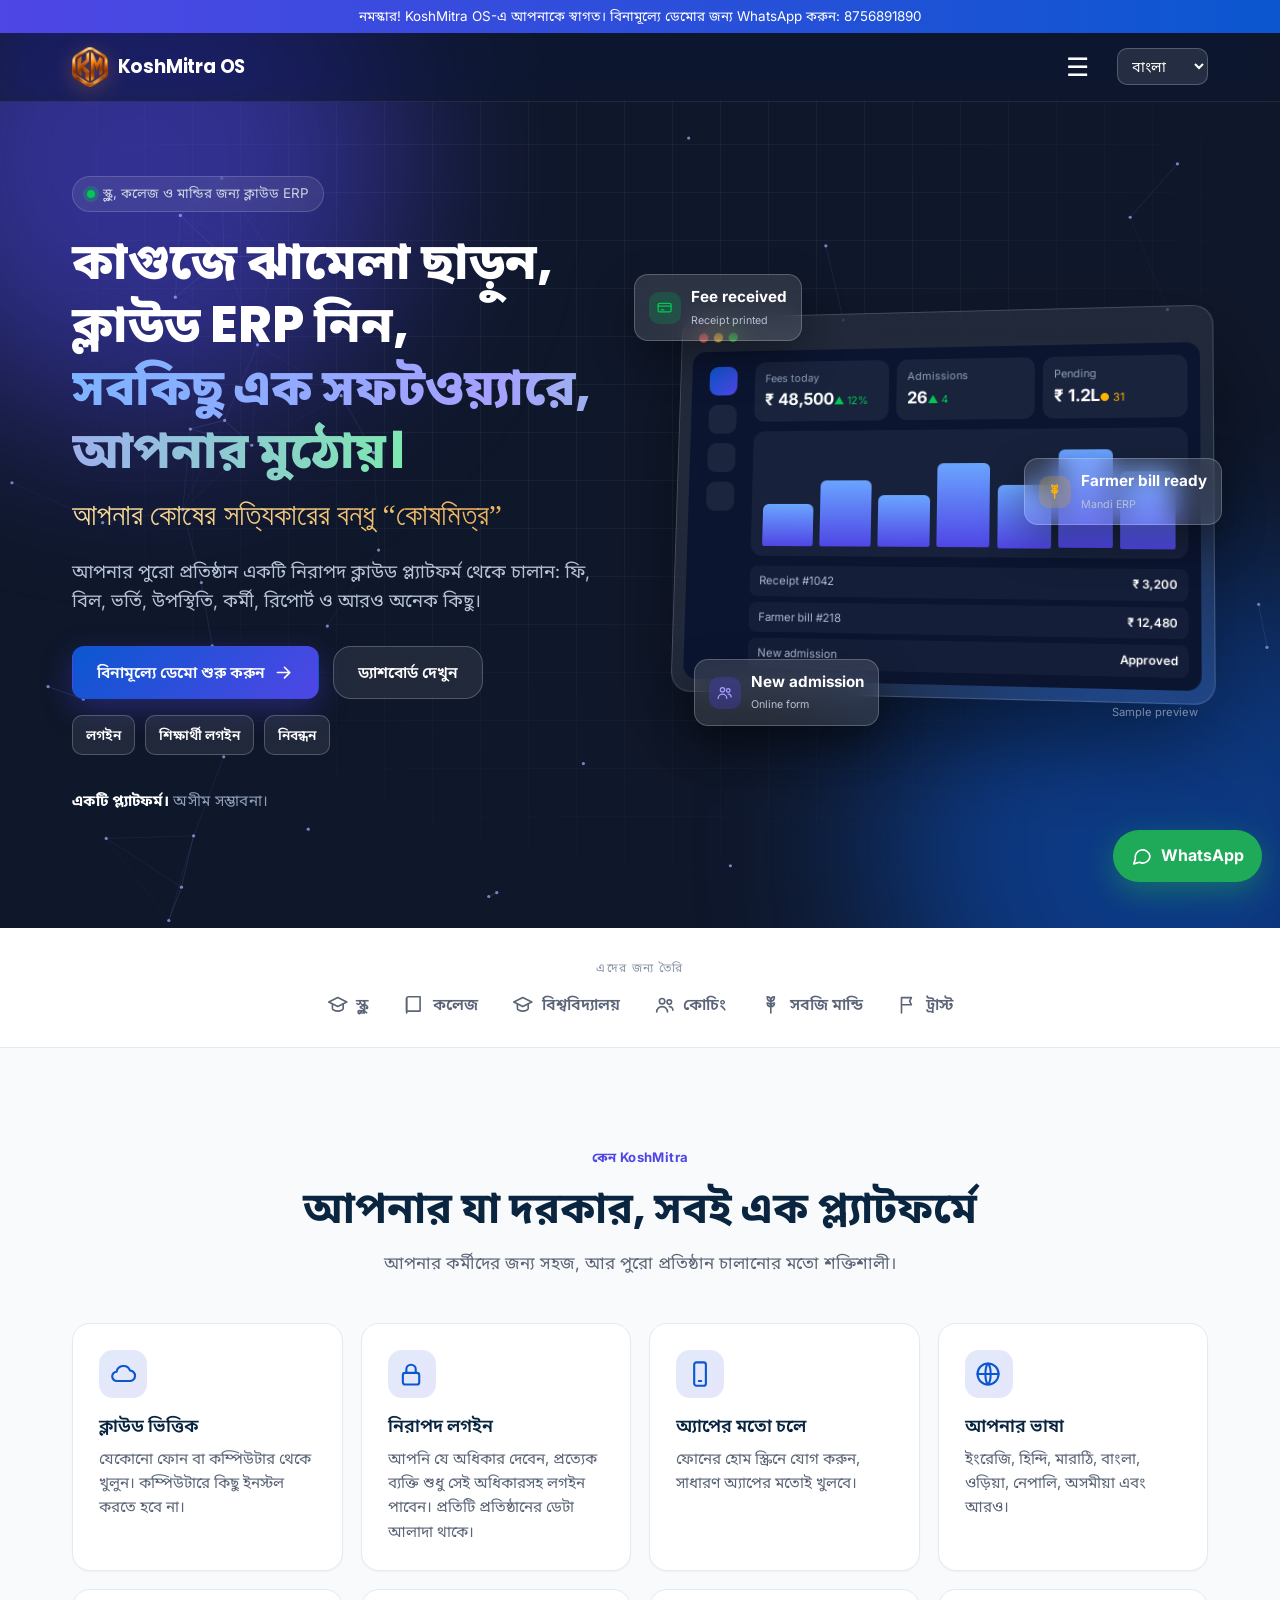
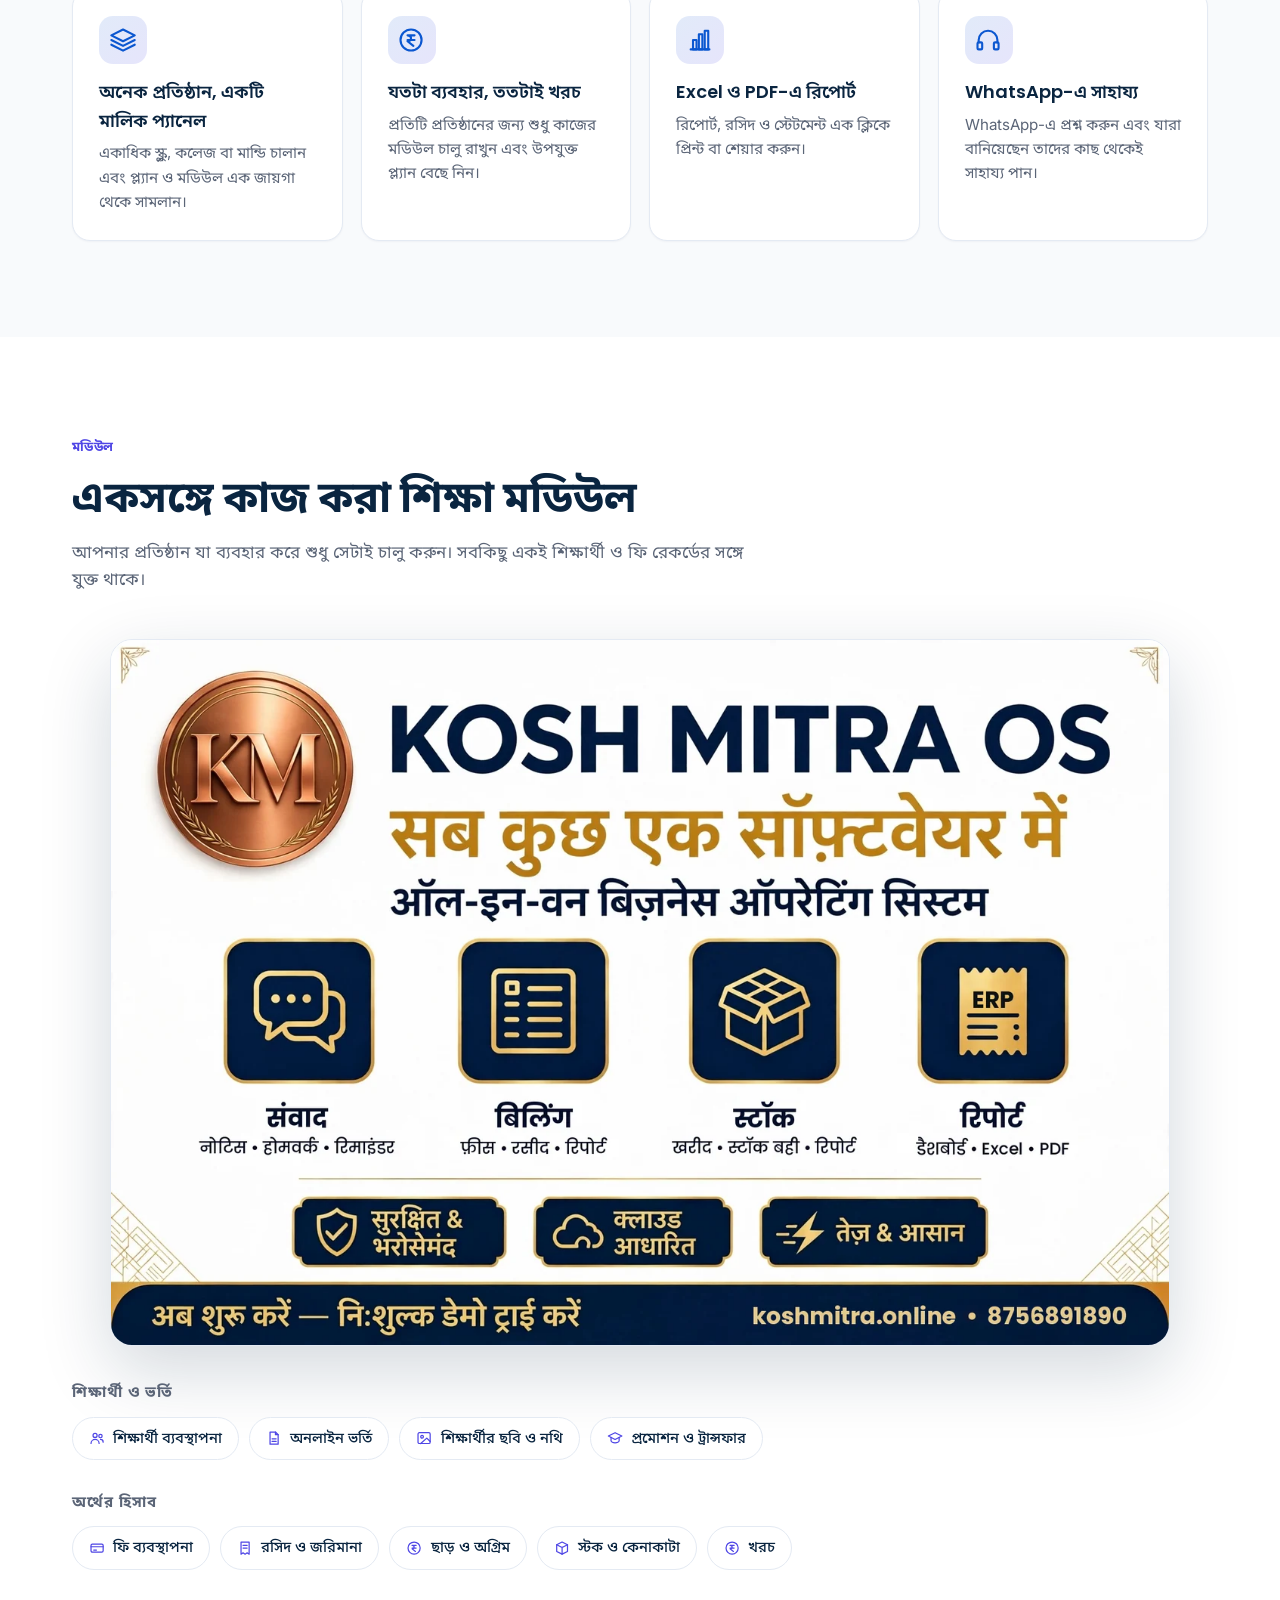
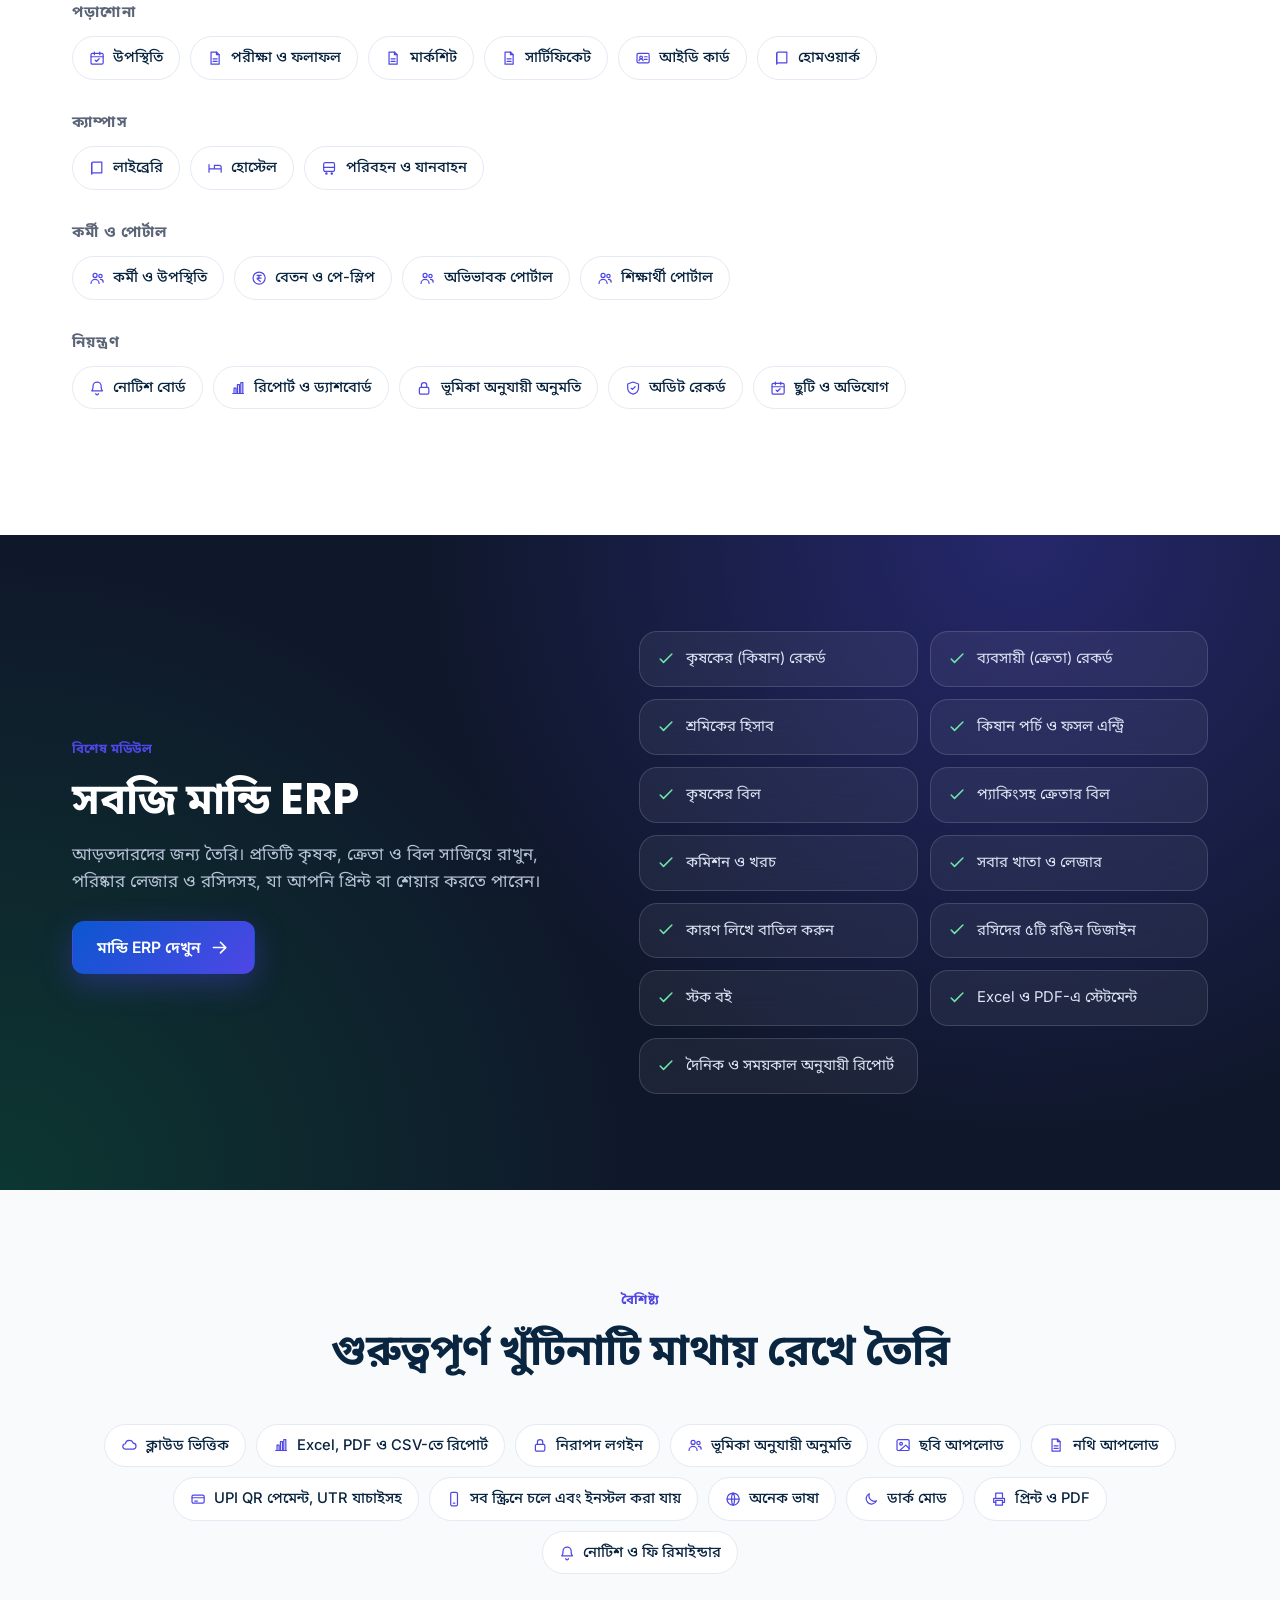
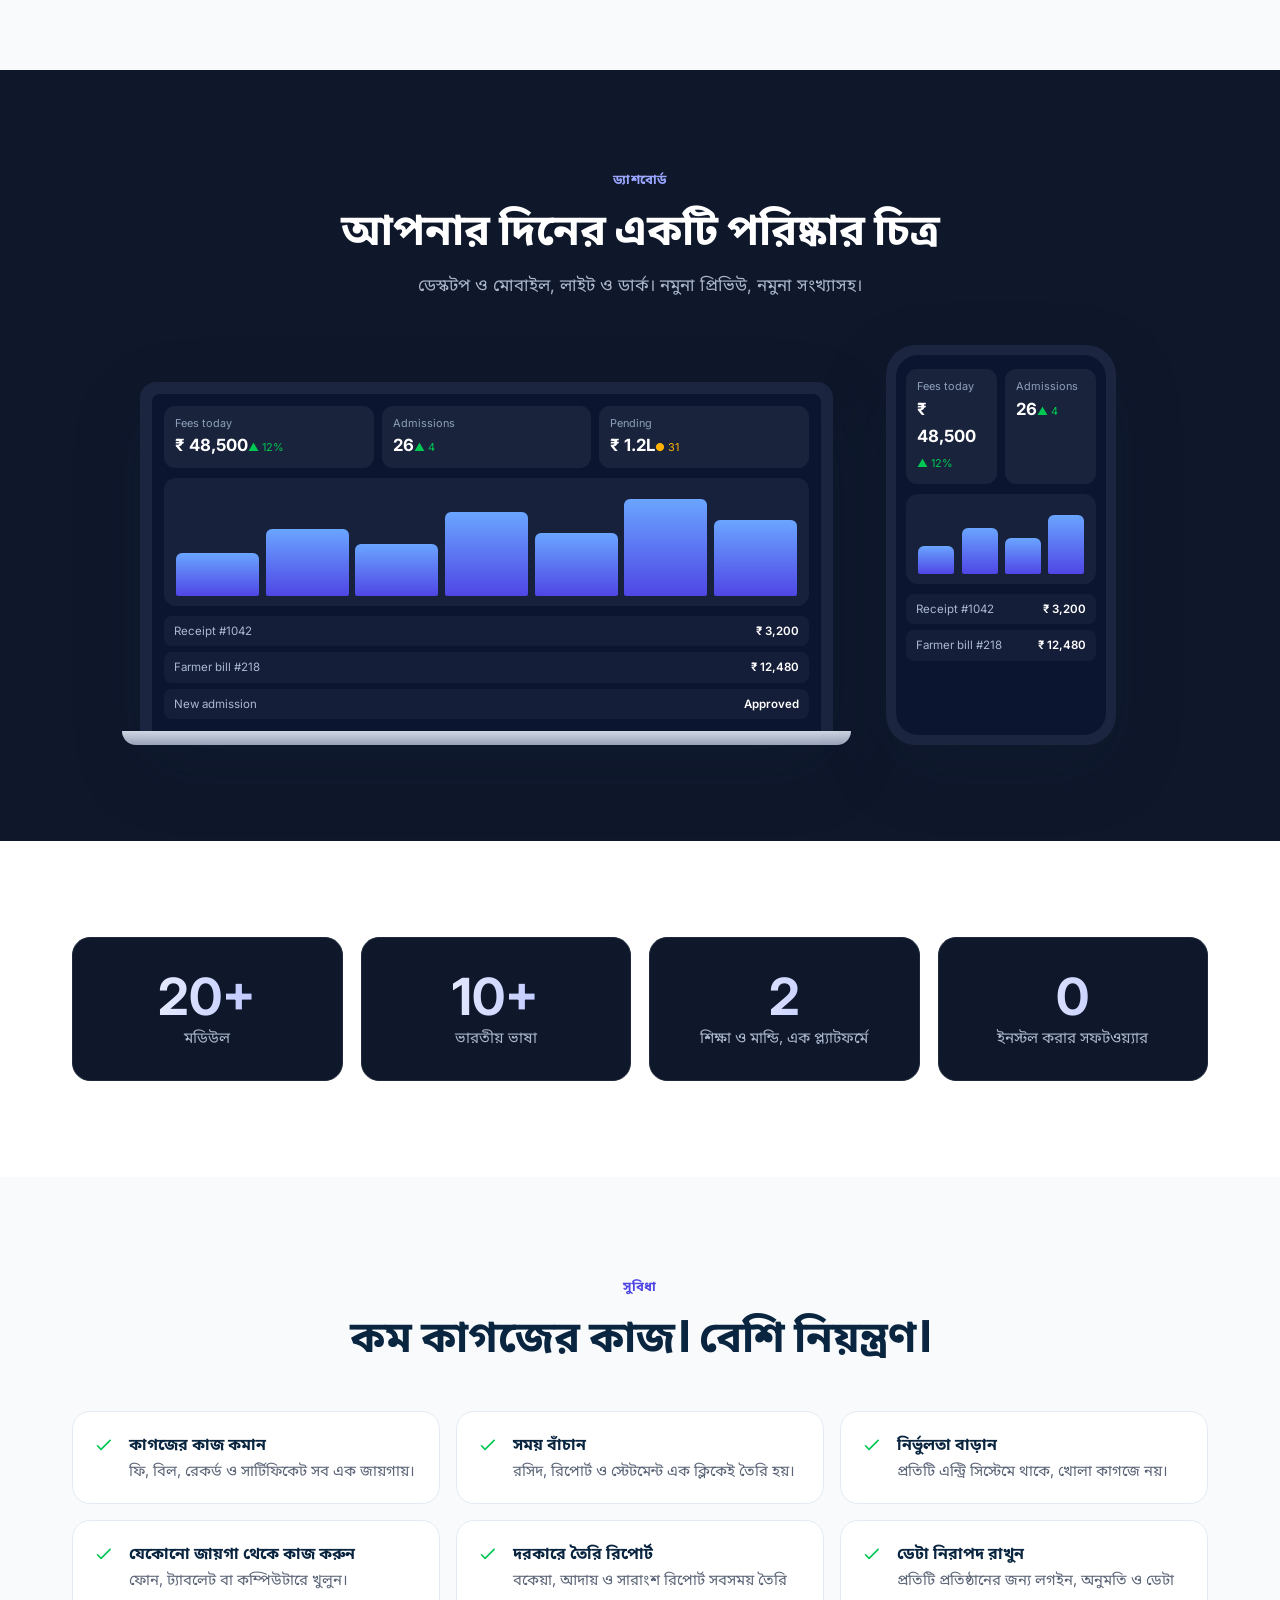
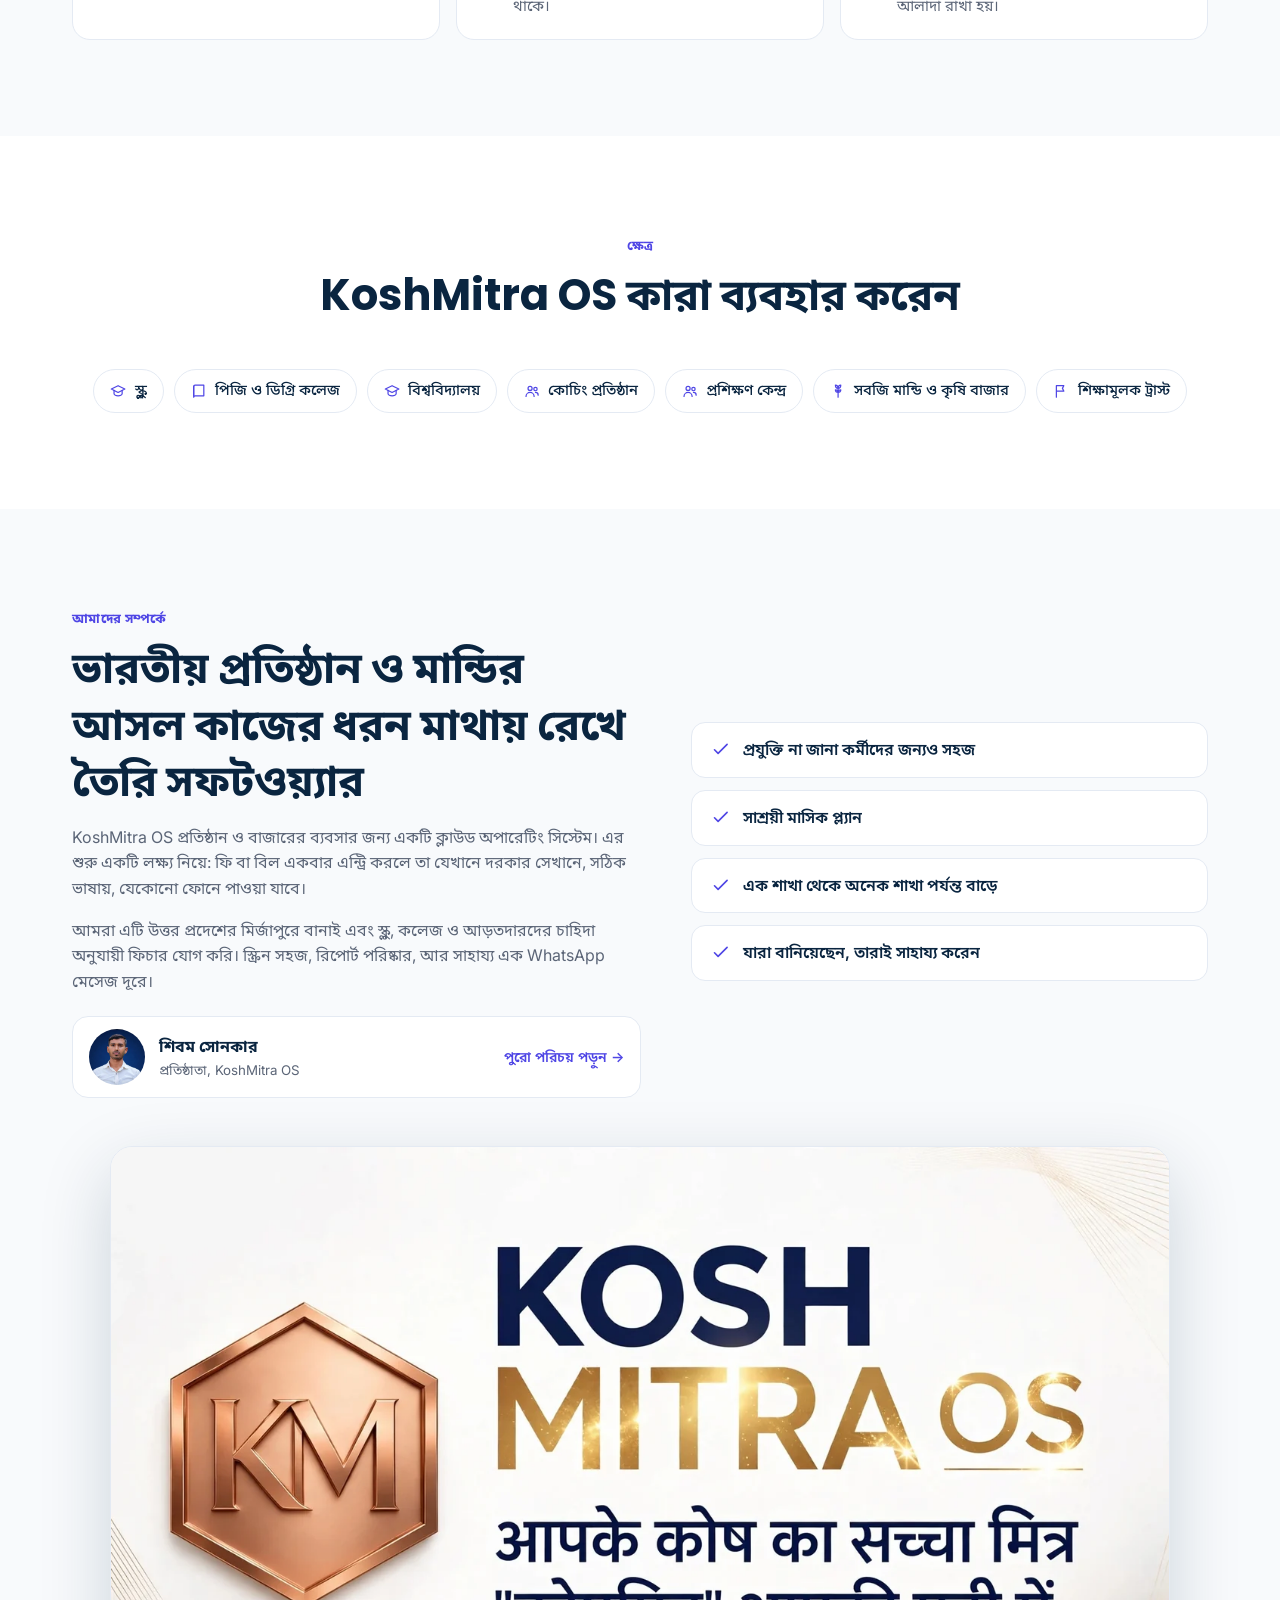
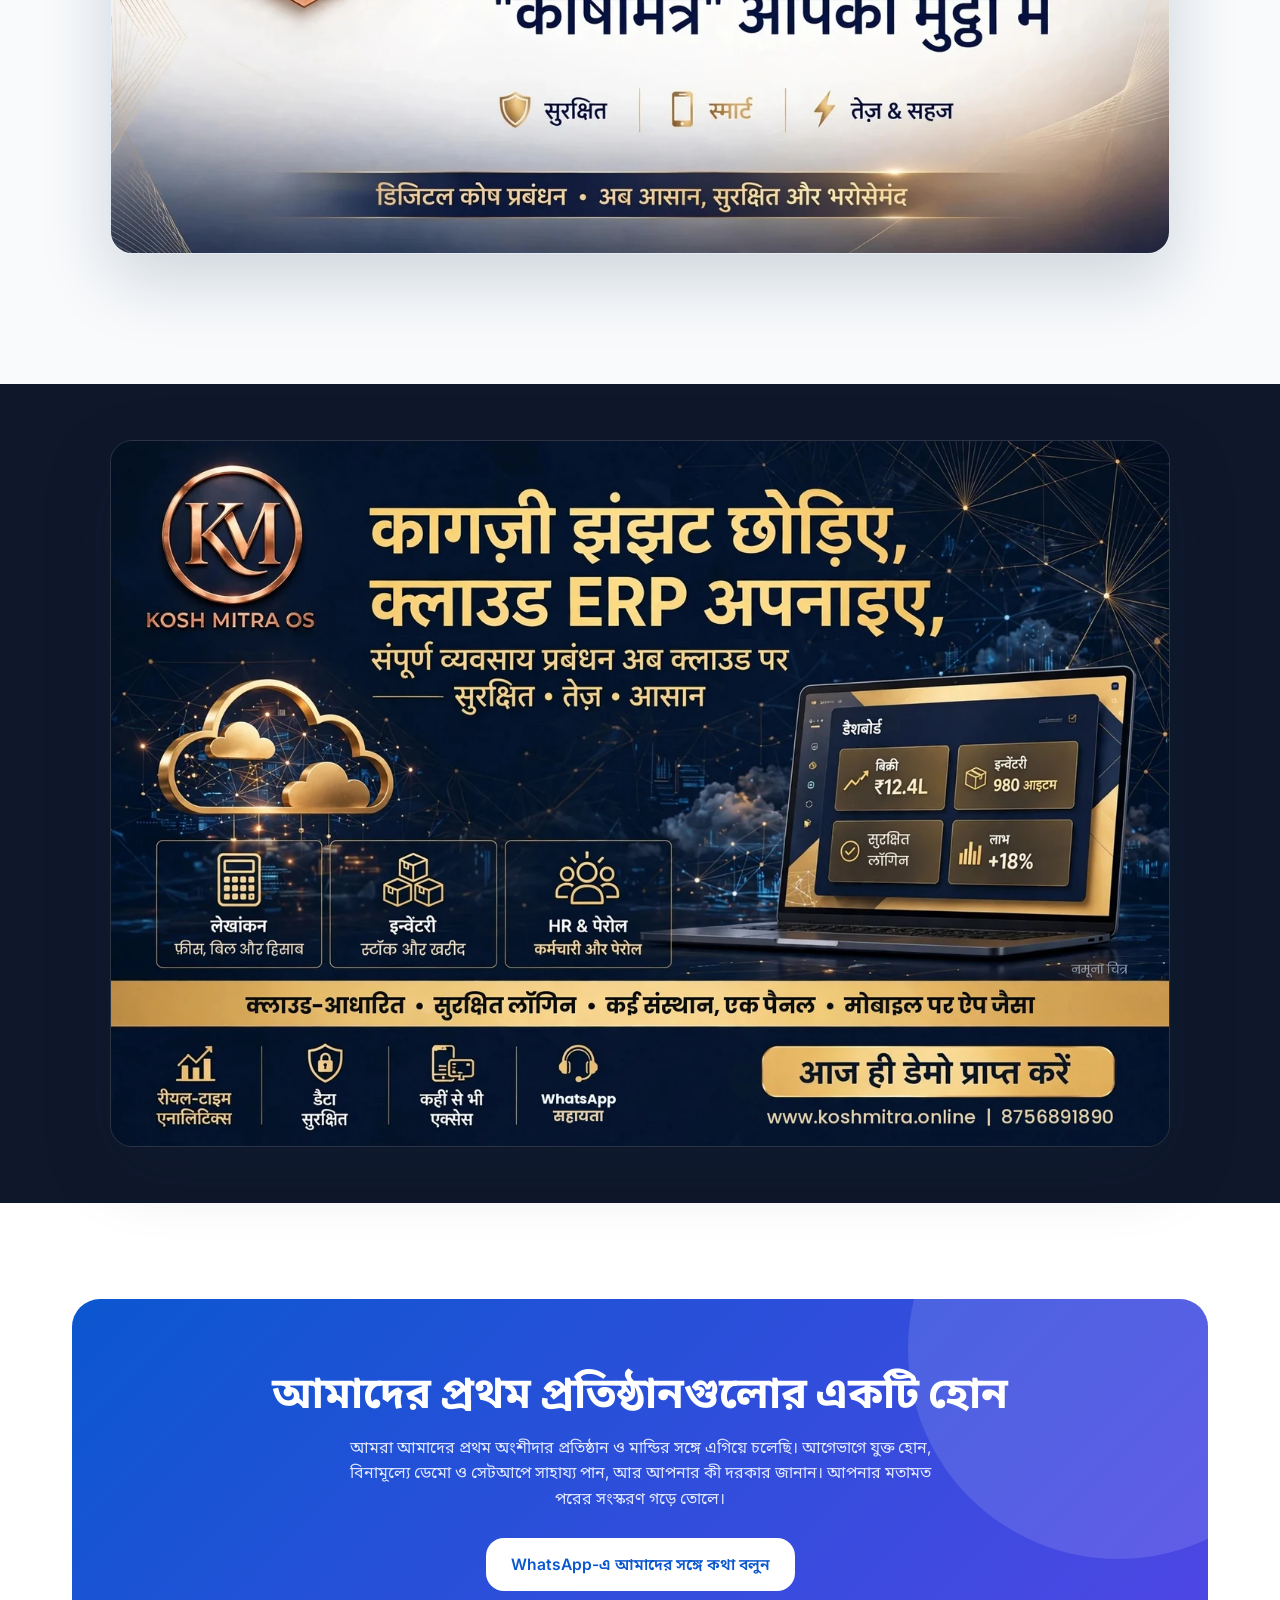
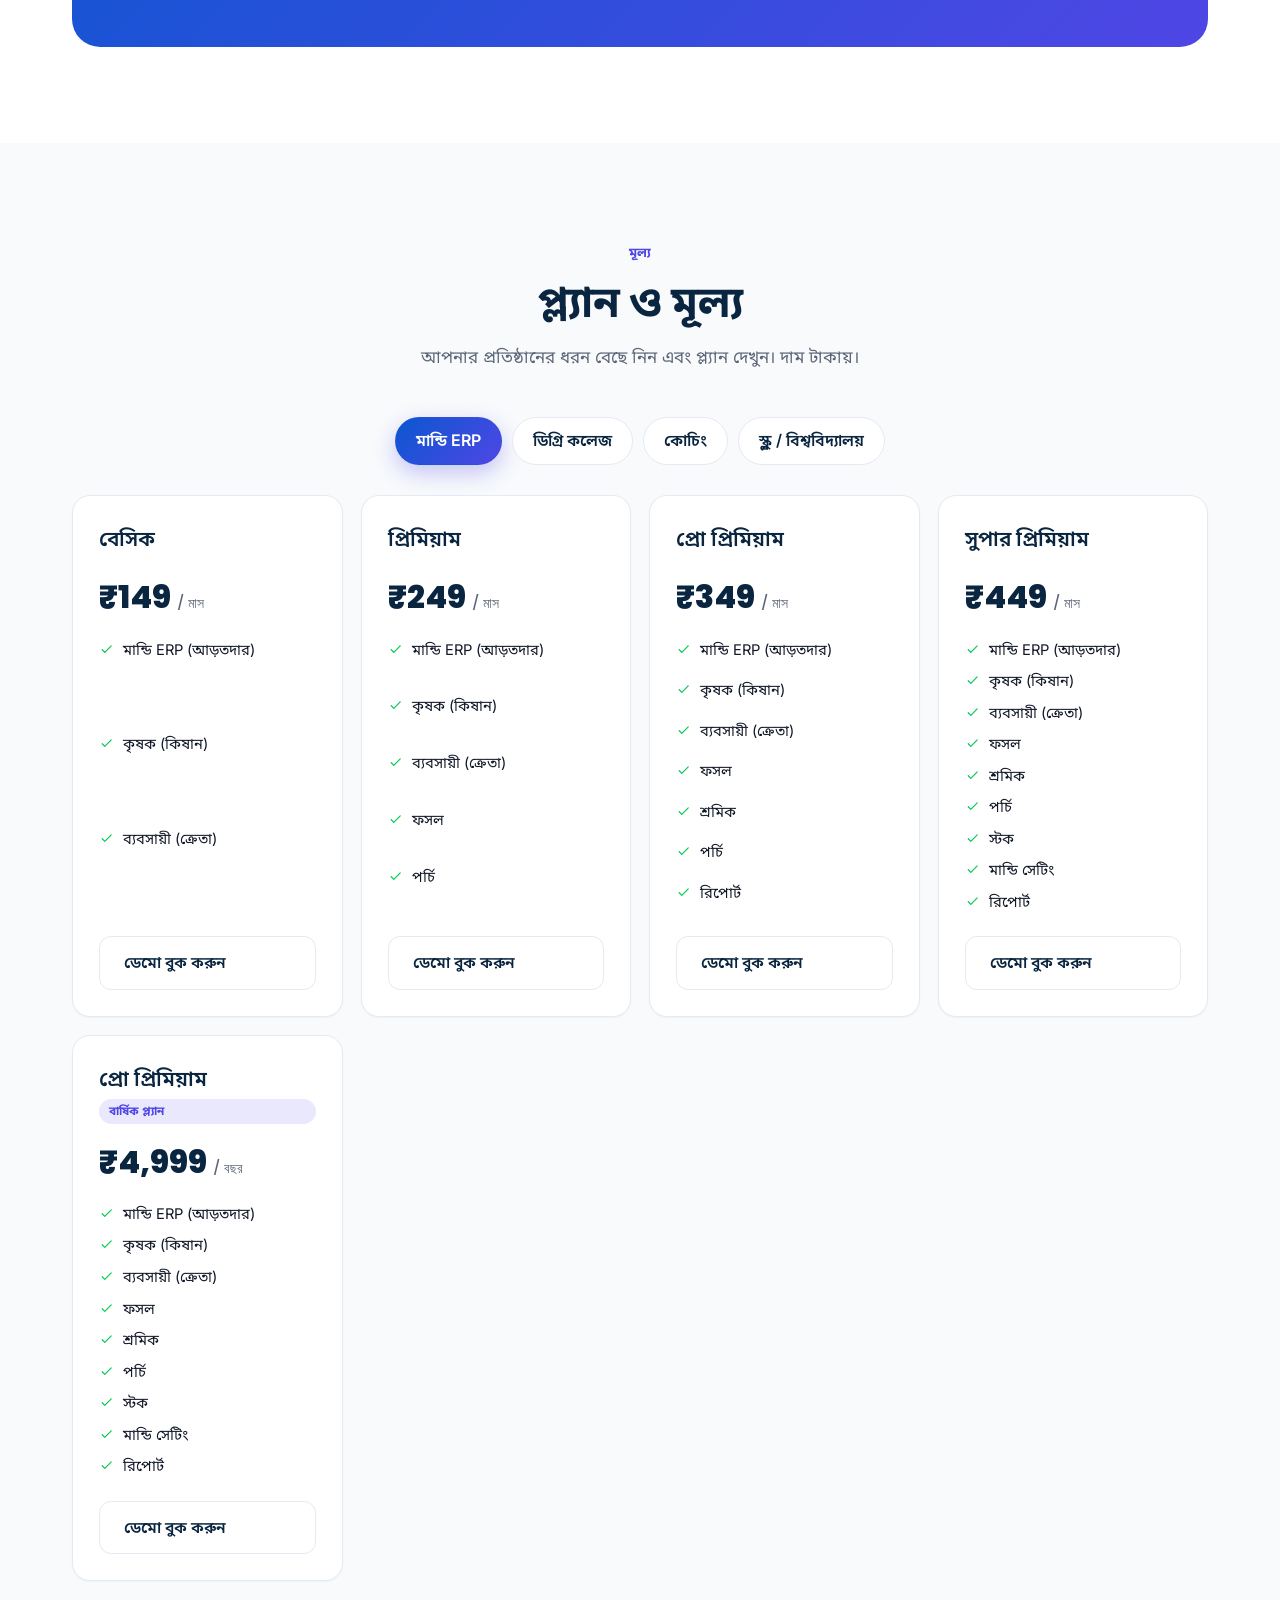
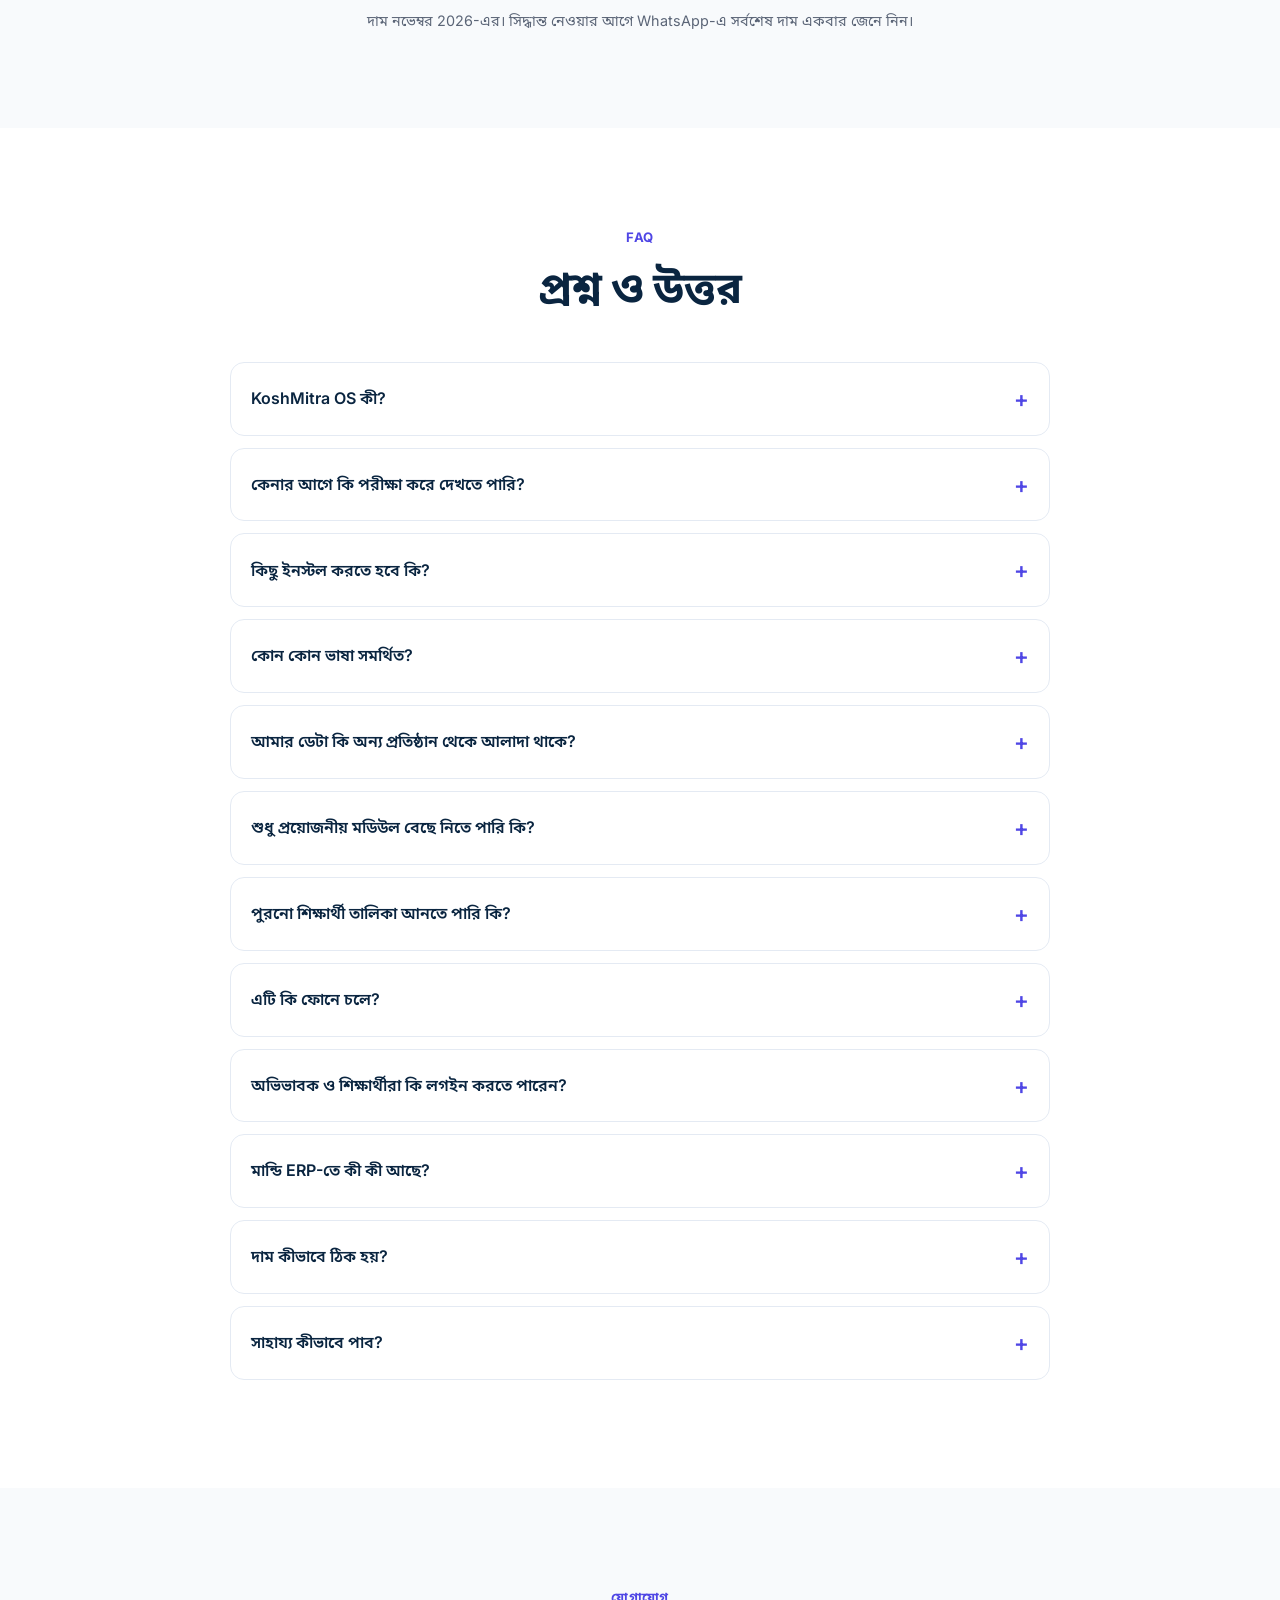
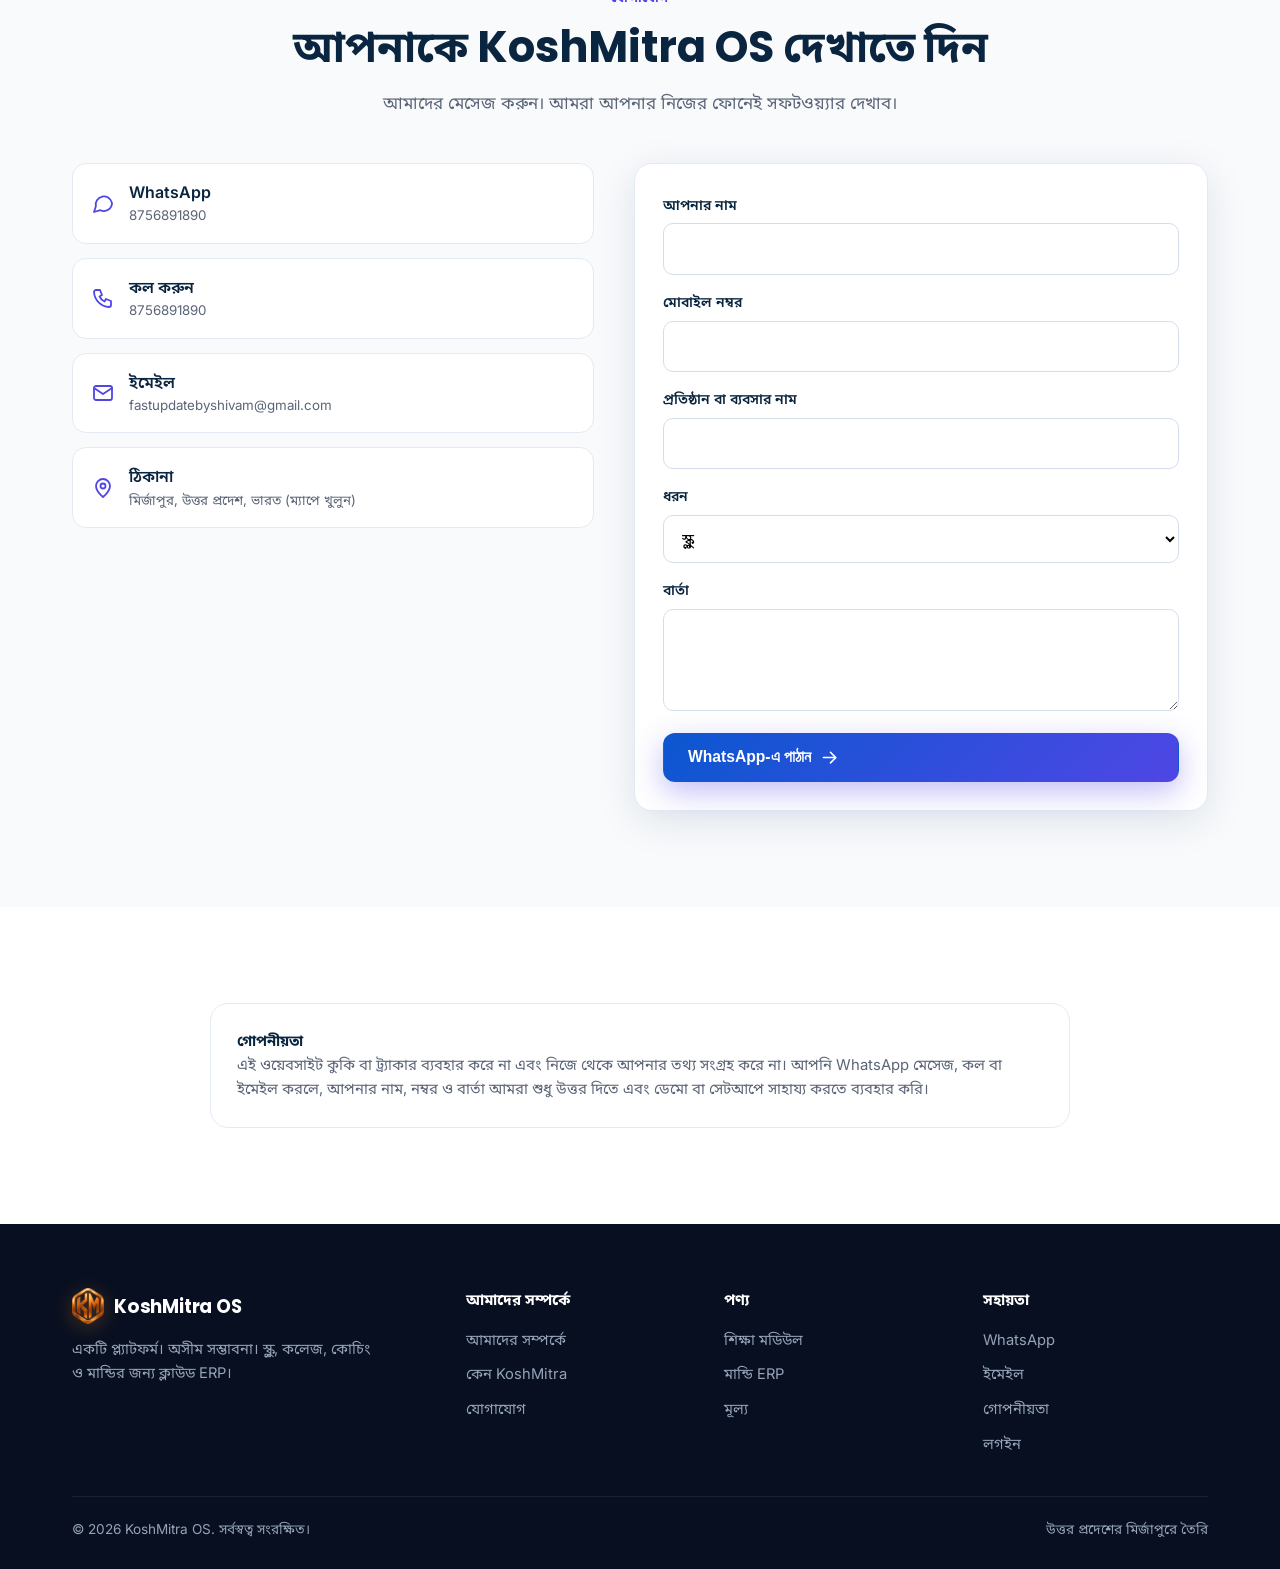
<file: bn/index.html>
<!doctype html>
<html lang="bn">
<head>
<meta charset="utf-8">
<meta name="viewport" content="width=device-width, initial-scale=1">
<title>KoshMitra OS | স্কুল, কলেজ, কোচিং ও মান্ডির জন্য ক্লাউড ERP</title>
<meta name="description" content="KoshMitra OS স্কুল, কলেজ, বিশ্ববিদ্যালয়, কোচিং প্রতিষ্ঠান ও সবজি মান্ডির জন্য ক্লাউড ERP। ফি, বিল, ভর্তি, উপস্থিতি, রিপোর্ট ও অভিভাবক পোর্টাল এক প্ল্যাটফর্মে। বিনামূল্যে ডেমো বুক করুন।">
<meta name="theme-color" content="#0F172A">
<link rel="canonical" href="https://koshmitraos.in/bn/">
<meta property="og:url" content="https://koshmitraos.in/bn/">
<!--HL--><link rel="alternate" hreflang="hi" href="https://koshmitraos.in/"><link rel="alternate" hreflang="en" href="https://koshmitraos.in/en/"><link rel="alternate" hreflang="mr" href="https://koshmitraos.in/mr/"><link rel="alternate" hreflang="bn" href="https://koshmitraos.in/bn/"><link rel="alternate" hreflang="x-default" href="https://koshmitraos.in/"><!--/HL-->
<meta property="og:type" content="website">
<meta property="og:title" content="KoshMitra OS | স্কুল, কলেজ, কোচিং ও মান্ডির জন্য ক্লাউড ERP">
<meta property="og:description" content="KoshMitra OS স্কুল, কলেজ, বিশ্ববিদ্যালয়, কোচিং প্রতিষ্ঠান ও সবজি মান্ডির জন্য ক্লাউড ERP। ফি, বিল, ভর্তি, উপস্থিতি, রিপোর্ট ও অভিভাবক পোর্টাল এক প্ল্যাটফর্মে। বিনামূল্যে ডেমো বুক করুন।">
<meta property="og:locale" content="bn_IN">
<meta property="og:site_name" content="KoshMitra OS">
<meta property="og:image" content="https://koshmitraos.in/og-image.png">
<meta property="og:image:width" content="1200"><meta property="og:image:height" content="630">
<meta name="twitter:card" content="summary_large_image">
<meta name="twitter:image" content="https://koshmitraos.in/og-image.png">
<link rel="preconnect" href="https://fonts.googleapis.com"><link rel="preconnect" href="https://fonts.gstatic.com" crossorigin>
<link rel="stylesheet" href="https://fonts.googleapis.com/css2?family=Inter:wght@400;500;600;700&family=Poppins:wght@600;700;800&family=Noto+Sans+Bengali:wght@400;500;600;700&display=swap">
<link rel="icon" href="/favicon.ico" sizes="any"><link rel="icon" type="image/png" sizes="32x32" href="/favicon-32.png"><link rel="icon" type="image/png" sizes="192x192" href="/favicon-192.png"><link rel="apple-touch-icon" href="/apple-touch-icon.png">
<link rel="stylesheet" href="/style.css?v=9">
<script type="application/ld+json">{"@context": "https://schema.org", "@graph": [{"@type": "Organization", "@id": "https://koshmitraos.in/#org", "name": "KoshMitra OS", "url": "https://koshmitraos.in/", "logo": "https://koshmitraos.in/favicon-192.png", "email": "fastupdatebyshivam@gmail.com", "telephone": "+91-8756891890", "address": {"@type": "PostalAddress", "addressLocality": "Mirzapur", "addressRegion": "Uttar Pradesh", "addressCountry": "IN"}, "contactPoint": {"@type": "ContactPoint", "telephone": "+91-8756891890", "contactType": "sales", "availableLanguage": ["English", "Hindi", "Marathi", "Bengali"]}}, {"@type": "WebSite", "@id": "https://koshmitraos.in/#website", "url": "https://koshmitraos.in/", "name": "KoshMitra OS", "inLanguage": "bn", "publisher": {"@id": "https://koshmitraos.in/#org"}}, {"@type": "SoftwareApplication", "name": "KoshMitra OS", "url": "https://koshmitraos.in/", "image": "https://koshmitraos.in/og-image.png", "applicationCategory": "BusinessApplication", "operatingSystem": "Web", "description": "Cloud ERP for schools, colleges, universities, coaching institutes and mandi (commission agent) business.", "publisher": {"@id": "https://koshmitraos.in/#org"}}, {"@type": "FAQPage", "mainEntity": [{"@type": "Question", "name": "KoshMitra OS কী?", "acceptedAnswer": {"@type": "Answer", "text": "KoshMitra OS একটি ক্লাউড ERP। স্কুল, কলেজ, বিশ্ববিদ্যালয়, কোচিং প্রতিষ্ঠান এবং মান্ডি (আড়তদার) ব্যবসার জন্য একটিই সফটওয়্যার: ফি, বিল, ভর্তি, উপস্থিতি, রিপোর্ট এবং আরও অনেক কিছু।"}}, {"@type": "Question", "name": "কেনার আগে কি পরীক্ষা করে দেখতে পারি?", "acceptedAnswer": {"@type": "Answer", "text": "হ্যাঁ। WhatsApp-এ বিনামূল্যে ডেমো চান, আমরা আপনার নিজের ফোনেই সফটওয়্যার দেখাব।"}}, {"@type": "Question", "name": "কিছু ইনস্টল করতে হবে কি?", "acceptedAnswer": {"@type": "Answer", "text": "না। এটি আপনার ব্রাউজারেই চলে। ফোনে হোম স্ক্রিনে যোগ করলে অ্যাপের মতো খোলে।"}}, {"@type": "Question", "name": "কোন কোন ভাষা সমর্থিত?", "acceptedAnswer": {"@type": "Answer", "text": "ইংরেজি, হিন্দি, মারাঠি, বাংলা, ওড়িয়া, নেপালি, অসমীয়া, মৈথিলী, মণিপুরি, কাশ্মীরি ও সংস্কৃত।"}}, {"@type": "Question", "name": "আমার ডেটা কি অন্য প্রতিষ্ঠান থেকে আলাদা থাকে?", "acceptedAnswer": {"@type": "Answer", "text": "হ্যাঁ। প্রতিটি প্রতিষ্ঠান নিজস্ব অ্যাকাউন্টে কাজ করে, আর প্রত্যেক ব্যক্তি শুধু আপনার অনুমতি দেওয়া পেজই খুলতে পারেন।"}}, {"@type": "Question", "name": "শুধু প্রয়োজনীয় মডিউল বেছে নিতে পারি কি?", "acceptedAnswer": {"@type": "Answer", "text": "হ্যাঁ। প্রতিটি প্রতিষ্ঠানের জন্য মডিউল চালু বা বন্ধ করা যায়, ফলে আপনি শুধু যেটা দরকার সেটাই ব্যবহার করেন।"}}, {"@type": "Question", "name": "পুরনো শিক্ষার্থী তালিকা আনতে পারি কি?", "acceptedAnswer": {"@type": "Answer", "text": "ছবিসহ শিক্ষার্থী তালিকা Excel ফাইল থেকে ইমপোর্ট করা যায়। আপনার অবস্থা আমাদের জানান, আমরা সাহায্য করব।"}}, {"@type": "Question", "name": "এটি কি ফোনে চলে?", "acceptedAnswer": {"@type": "Answer", "text": "হ্যাঁ। পেজগুলো ফোন ও কম্পিউটার দুটোর জন্যই বানানো, আর অভিভাবক ও শিক্ষার্থীরা নিজেদের পোর্টাল ফোন থেকে ব্যবহার করতে পারেন।"}}, {"@type": "Question", "name": "অভিভাবক ও শিক্ষার্থীরা কি লগইন করতে পারেন?", "acceptedAnswer": {"@type": "Answer", "text": "হ্যাঁ। ফি, নোটিশ ও হোমওয়ার্কের জন্য অভিভাবক পোর্টাল ও শিক্ষার্থী পোর্টাল আছে।"}}, {"@type": "Question", "name": "মান্ডি ERP-তে কী কী আছে?", "acceptedAnswer": {"@type": "Answer", "text": "আড়তদারের জন্য কৃষক ও ক্রেতার রেকর্ড, কিষান পর্চি, কৃষক ও ক্রেতার বিল, প্যাকিং, লেজার, স্টক, স্টেটমেন্ট ও রিপোর্ট।"}}, {"@type": "Question", "name": "দাম কীভাবে ঠিক হয়?", "acceptedAnswer": {"@type": "Answer", "text": "প্ল্যান মাসিক (মান্ডির জন্য বার্ষিক প্ল্যানও আছে)। দাম প্রতিষ্ঠানের ধরন ও প্ল্যানের উপর নির্ভর করে; সবকিছু উপরের 'মূল্য' অংশে দেওয়া আছে।"}}, {"@type": "Question", "name": "সাহায্য কীভাবে পাব?", "acceptedAnswer": {"@type": "Answer", "text": "আমাদের WhatsApp-এ মেসেজ করুন বা ইমেইল লিখুন। আমরা উত্তর দিয়ে সেটআপে সাহায্য করব।"}}]}]}</script>
</head>
<body>
<a class="sr" href="#main">Skip to content</a>
<div id="glow" aria-hidden="true"></div>
<header class="nav"><div class="welcome"><div class="wrap">নমস্কার! KoshMitra OS-এ আপনাকে স্বাগত। বিনামূল্যে ডেমোর জন্য WhatsApp করুন: 8756891890</div></div><div class="wrap in">
  <a class="logo" href="#top" aria-label="KoshMitra OS home"><img src="/logo-mark.png" width="36" height="41" alt="">KoshMitra OS</a>
  <button class="burger" aria-label="Open menu" aria-expanded="false">&#9776;</button>
  <ul class="menu">
    <li class="home"><a href="#top">হোম</a></li><li><a href="#features">বৈশিষ্ট্য</a></li><li><a href="#solutions">সমাধান</a></li><li><a href="#modules">মডিউল</a></li><li><a href="#pricing">মূল্য</a></li><li><a href="/bn/about.html">আমাদের সম্পর্কে</a></li><li><a href="#contact">যোগাযোগ</a></li>
    <li class="mo"><a class="btn line sm" href="https://app.koshmitraos.in/login">লগইন</a></li><li class="mo"><a class="btn line sm" href="https://app.koshmitraos.in/student-login">শিক্ষার্থী লগইন</a></li><li class="mo"><a class="btn pri sm" href="https://app.koshmitraos.in/register">নিবন্ধন</a></li><li class="mo"><a class="btn glass sm" href="https://wa.me/918756891890?text=Hello%2C%20I%20want%20a%20free%20demo%20of%20KoshMitra%20OS">ডেমো বুক করুন</a></li>
  </ul>
  <div class="cta"><select id="lang" class="langsel" aria-label="Language"><option value="hi">हिन्दी</option><option value="en">English</option><option value="mr">मराठी</option><option value="bn" selected>বাংলা</option></select><a class="btn line sm" href="https://app.koshmitraos.in/student-login">শিক্ষার্থী লগইন</a><a class="btn line sm" href="https://app.koshmitraos.in/login">লগইন</a><a class="btn pri sm" href="https://app.koshmitraos.in/register">নিবন্ধন</a></div>
</div></header>

<main id="main">
<section class="hero" id="top">
  <canvas id="fx" aria-hidden="true"></canvas><div class="grid-bg"></div>
  <div class="wrap cols">
    <div>
      <span class="pill"><b></b>স্কুল, কলেজ ও মান্ডির জন্য ক্লাউড ERP</span>
      <h1>কাগুজে ঝামেলা ছাড়ুন, ক্লাউড ERP নিন,<br><span class="grad">সবকিছু এক সফটওয়্যারে, আপনার মুঠোয়।</span></h1>
      <p class="slogan">আপনার কোষের সত্যিকারের বন্ধু “কোষমিত্র”</p>
      <p class="sub">আপনার পুরো প্রতিষ্ঠান একটি নিরাপদ ক্লাউড প্ল্যাটফর্ম থেকে চালান: ফি, বিল, ভর্তি, উপস্থিতি, কর্মী, রিপোর্ট ও আরও অনেক কিছু।</p>
      <div class="btns"><a class="btn pri" href="https://wa.me/918756891890?text=Hello%2C%20I%20want%20a%20free%20demo%20of%20KoshMitra%20OS">বিনামূল্যে ডেমো শুরু করুন <svg class="ic" viewBox="0 0 24 24" aria-hidden="true"><path d="M5 12h14M13 6l6 6-6 6"/></svg></a><a class="btn glass" href="#showcase">ড্যাশবোর্ড দেখুন</a></div>
      <div class="quick"><a class="btn glass sm" href="https://app.koshmitraos.in/login">লগইন</a><a class="btn glass sm" href="https://app.koshmitraos.in/student-login">শিক্ষার্থী লগইন</a><a class="btn glass sm" href="https://app.koshmitraos.in/register">নিবন্ধন</a></div>
      <p class="tag"><b>একটি প্ল্যাটফর্ম।</b> অসীম সম্ভাবনা।</p>
    </div>
    <div class="stage" aria-hidden="true">
      <div class="dash"><div class="bar"><i></i><i></i><i></i></div>
        <div class="body"><div class="side"><span></span><span></span><span></span><span></span></div><div><div class="kpis"><div class="kpi"><small>Fees today</small><b>₹ 48,500</b><em>▲ 12%</em></div><div class="kpi"><small>Admissions</small><b>26</b><em>▲ 4</em></div><div class="kpi"><small>Pending</small><b>₹ 1.2L</b><em style="color:#FFB300">● 31</em></div></div><div class="chart"><i style="--h:40%"></i><i style="--h:62%"></i><i style="--h:48%"></i><i style="--h:78%"></i><i style="--h:58%"></i><i style="--h:90%"></i><i style="--h:70%"></i></div><div class="rows"><div><span>Receipt #1042</span><b>₹ 3,200</b></div><div><span>Farmer bill #218</span><b>₹ 12,480</b></div><div><span>New admission</span><b>Approved</b></div></div></div></div></div>
      <div class="float f1"><span class="dot"><svg class="ic" viewBox="0 0 24 24" aria-hidden="true"><rect x="3" y="6" width="18" height="12" rx="2"/><path d="M3 10h18M7 15h4"/></svg></span><span><b>Fee received</b><small>Receipt printed</small></span></div>
      <div class="float f2"><span class="dot"><svg class="ic" viewBox="0 0 24 24" aria-hidden="true"><path d="M12 21V8M12 8c-3 0-4-2-4-5 3 0 4 2 4 5zM12 8c3 0 4-2 4-5-3 0-4 2-4 5zM12 14c-3 0-4-2-4-4 3 0 4 2 4 4zM12 14c3 0 4-2 4-4-3 0-4 2-4 4z"/></svg></span><span><b>Farmer bill ready</b><small>Mandi ERP</small></span></div>
      <div class="float f3"><span class="dot"><svg class="ic" viewBox="0 0 24 24" aria-hidden="true"><circle cx="9" cy="8" r="3"/><path d="M3 20c0-3.3 2.7-6 6-6s6 2.7 6 6"/><circle cx="17" cy="9" r="2.5"/><path d="M17 14c2.2 0 4 1.8 4 4"/></svg></span><span><b>New admission</b><small>Online form</small></span></div>
      <span class="note">Sample preview</span>
    </div>
  </div>
</section>

<div class="strip"><div class="wrap"><small>এদের জন্য তৈরি</small><div class="row">
  <span><svg class="ic" viewBox="0 0 24 24" aria-hidden="true"><path d="M2 9l10-5 10 5-10 5z"/><path d="M6 11v5c0 1.5 3 3 6 3s6-1.5 6-3v-5"/></svg>স্কুল</span><span><svg class="ic" viewBox="0 0 24 24" aria-hidden="true"><path d="M4 5a2 2 0 0 1 2-2h13v16H6a2 2 0 0 0-2 2z"/><path d="M4 19V5"/></svg>কলেজ</span><span><svg class="ic" viewBox="0 0 24 24" aria-hidden="true"><path d="M2 9l10-5 10 5-10 5z"/><path d="M6 11v5c0 1.5 3 3 6 3s6-1.5 6-3v-5"/></svg>বিশ্ববিদ্যালয়</span><span><svg class="ic" viewBox="0 0 24 24" aria-hidden="true"><circle cx="9" cy="8" r="3"/><path d="M3 20c0-3.3 2.7-6 6-6s6 2.7 6 6"/><circle cx="17" cy="9" r="2.5"/><path d="M17 14c2.2 0 4 1.8 4 4"/></svg>কোচিং</span><span><svg class="ic" viewBox="0 0 24 24" aria-hidden="true"><path d="M12 21V8M12 8c-3 0-4-2-4-5 3 0 4 2 4 5zM12 8c3 0 4-2 4-5-3 0-4 2-4 5zM12 14c-3 0-4-2-4-4 3 0 4 2 4 4zM12 14c3 0 4-2 4-4-3 0-4 2-4 4z"/></svg>সবজি মান্ডি</span><span><svg class="ic" viewBox="0 0 24 24" aria-hidden="true"><path d="M5 21V4M5 4h11l-2 4 2 4H5"/></svg>ট্রাস্ট</span>
</div></div></div>

<section id="features" class="alt"><div class="wrap">
  <div class="head center rv"><span class="eyebrow">কেন KoshMitra</span><h2>আপনার যা দরকার, সবই এক প্ল্যাটফর্মে</h2><p class="lead">আপনার কর্মীদের জন্য সহজ, আর পুরো প্রতিষ্ঠান চালানোর মতো শক্তিশালী।</p></div>
  <div class="grid g4"><div class="card rv d1"><div class="badge"><svg class="ic" viewBox="0 0 24 24" aria-hidden="true"><path d="M7 18a4 4 0 0 1-.5-8A6 6 0 0 1 18 9a4.5 4.5 0 0 1-.5 9z"/></svg></div><h3>ক্লাউড ভিত্তিক</h3><p>যেকোনো ফোন বা কম্পিউটার থেকে খুলুন। কম্পিউটারে কিছু ইনস্টল করতে হবে না।</p></div><div class="card rv d2"><div class="badge"><svg class="ic" viewBox="0 0 24 24" aria-hidden="true"><rect x="5" y="11" width="14" height="10" rx="2"/><path d="M8 11V8a4 4 0 0 1 8 0v3"/></svg></div><h3>নিরাপদ লগইন</h3><p>আপনি যে অধিকার দেবেন, প্রত্যেক ব্যক্তি শুধু সেই অধিকারসহ লগইন পাবেন। প্রতিটি প্রতিষ্ঠানের ডেটা আলাদা থাকে।</p></div><div class="card rv d3"><div class="badge"><svg class="ic" viewBox="0 0 24 24" aria-hidden="true"><rect x="7" y="2" width="10" height="20" rx="2"/><path d="M11 18h2"/></svg></div><h3>অ্যাপের মতো চলে</h3><p>ফোনের হোম স্ক্রিনে যোগ করুন, সাধারণ অ্যাপের মতোই খুলবে।</p></div><div class="card rv d1"><div class="badge"><svg class="ic" viewBox="0 0 24 24" aria-hidden="true"><circle cx="12" cy="12" r="9"/><path d="M3 12h18M12 3c3 3 3 15 0 18-3-3-3-15 0-18"/></svg></div><h3>আপনার ভাষা</h3><p>ইংরেজি, হিন্দি, মারাঠি, বাংলা, ওড়িয়া, নেপালি, অসমীয়া এবং আরও।</p></div><div class="card rv d2"><div class="badge"><svg class="ic" viewBox="0 0 24 24" aria-hidden="true"><path d="M12 3l10 5-10 5L2 8z"/><path d="M2 12l10 5 10-5M2 16l10 5 10-5"/></svg></div><h3>অনেক প্রতিষ্ঠান, একটি মালিক প্যানেল</h3><p>একাধিক স্কুল, কলেজ বা মান্ডি চালান এবং প্ল্যান ও মডিউল এক জায়গা থেকে সামলান।</p></div><div class="card rv d3"><div class="badge"><svg class="ic" viewBox="0 0 24 24" aria-hidden="true"><circle cx="12" cy="12" r="9"/><path d="M9 8h6M9 12h6M9 8c4 0 4 5 0 5l5 4"/></svg></div><h3>যতটা ব্যবহার, ততটাই খরচ</h3><p>প্রতিটি প্রতিষ্ঠানের জন্য শুধু কাজের মডিউল চালু রাখুন এবং উপযুক্ত প্ল্যান বেছে নিন।</p></div><div class="card rv d1"><div class="badge"><svg class="ic" viewBox="0 0 24 24" aria-hidden="true"><path d="M4 20h16"/><rect x="6" y="12" width="3" height="8"/><rect x="11" y="7" width="3" height="13"/><rect x="16" y="4" width="3" height="16"/></svg></div><h3>Excel ও PDF-এ রিপোর্ট</h3><p>রিপোর্ট, রসিদ ও স্টেটমেন্ট এক ক্লিকে প্রিন্ট বা শেয়ার করুন।</p></div><div class="card rv d2"><div class="badge"><svg class="ic" viewBox="0 0 24 24" aria-hidden="true"><path d="M4 14v-2a8 8 0 0 1 16 0v2"/><rect x="3" y="14" width="4" height="6" rx="1"/><rect x="17" y="14" width="4" height="6" rx="1"/></svg></div><h3>WhatsApp-এ সাহায্য</h3><p>WhatsApp-এ প্রশ্ন করুন এবং যারা বানিয়েছেন তাদের কাছ থেকেই সাহায্য পান।</p></div></div>
</div></section>

<section id="modules"><div class="wrap">
  <div class="head rv"><span class="eyebrow">মডিউল</span><h2>একসঙ্গে কাজ করা শিক্ষা মডিউল</h2><p class="lead">আপনার প্রতিষ্ঠান যা ব্যবহার করে শুধু সেটাই চালু করুন। সবকিছু একই শিক্ষার্থী ও ফি রেকর্ডের সঙ্গে যুক্ত থাকে।</p></div>
  <figure class="banner rv"><img src="/banner-allinone.webp" width="1400" height="933" loading="lazy" decoding="async" alt="KoshMitra OS: everything in one software. Notices, billing, stock and reports. Secure, cloud based, fast and easy."></figure>
  <div class="mgroup rv"><h3>শিক্ষার্থী ও ভর্তি</h3><div class="chips"><span class="chip"><svg class="ic" viewBox="0 0 24 24" aria-hidden="true"><circle cx="9" cy="8" r="3"/><path d="M3 20c0-3.3 2.7-6 6-6s6 2.7 6 6"/><circle cx="17" cy="9" r="2.5"/><path d="M17 14c2.2 0 4 1.8 4 4"/></svg>শিক্ষার্থী ব্যবস্থাপনা</span><span class="chip"><svg class="ic" viewBox="0 0 24 24" aria-hidden="true"><path d="M6 3h8l4 4v14H6z"/><path d="M14 3v4h4M9 13h6M9 17h6"/></svg>অনলাইন ভর্তি</span><span class="chip"><svg class="ic" viewBox="0 0 24 24" aria-hidden="true"><rect x="3" y="4" width="18" height="16" rx="2"/><circle cx="9" cy="10" r="2"/><path d="M21 17l-5-5-9 8"/></svg>শিক্ষার্থীর ছবি ও নথি</span><span class="chip"><svg class="ic" viewBox="0 0 24 24" aria-hidden="true"><path d="M2 9l10-5 10 5-10 5z"/><path d="M6 11v5c0 1.5 3 3 6 3s6-1.5 6-3v-5"/></svg>প্রমোশন ও ট্রান্সফার</span></div></div><div class="mgroup rv"><h3>অর্থের হিসাব</h3><div class="chips"><span class="chip"><svg class="ic" viewBox="0 0 24 24" aria-hidden="true"><rect x="3" y="6" width="18" height="12" rx="2"/><path d="M3 10h18M7 15h4"/></svg>ফি ব্যবস্থাপনা</span><span class="chip"><svg class="ic" viewBox="0 0 24 24" aria-hidden="true"><path d="M6 3h12v18l-3-2-3 2-3-2-3 2z"/><path d="M9 8h6M9 12h6"/></svg>রসিদ ও জরিমানা</span><span class="chip"><svg class="ic" viewBox="0 0 24 24" aria-hidden="true"><circle cx="12" cy="12" r="9"/><path d="M9 8h6M9 12h6M9 8c4 0 4 5 0 5l5 4"/></svg>ছাড় ও অগ্রিম</span><span class="chip"><svg class="ic" viewBox="0 0 24 24" aria-hidden="true"><path d="M12 3l8 4v10l-8 4-8-4V7z"/><path d="M4 7l8 4 8-4M12 11v10"/></svg>স্টক ও কেনাকাটা</span><span class="chip"><svg class="ic" viewBox="0 0 24 24" aria-hidden="true"><circle cx="12" cy="12" r="9"/><path d="M9 8h6M9 12h6M9 8c4 0 4 5 0 5l5 4"/></svg>খরচ</span></div></div><div class="mgroup rv"><h3>পড়াশোনা</h3><div class="chips"><span class="chip"><svg class="ic" viewBox="0 0 24 24" aria-hidden="true"><rect x="3" y="5" width="18" height="16" rx="2"/><path d="M3 10h18M8 3v4M16 3v4M9 15l2 2 4-4"/></svg>উপস্থিতি</span><span class="chip"><svg class="ic" viewBox="0 0 24 24" aria-hidden="true"><path d="M6 3h8l4 4v14H6z"/><path d="M14 3v4h4M9 13h6M9 17h6"/></svg>পরীক্ষা ও ফলাফল</span><span class="chip"><svg class="ic" viewBox="0 0 24 24" aria-hidden="true"><path d="M6 3h8l4 4v14H6z"/><path d="M14 3v4h4M9 13h6M9 17h6"/></svg>মার্কশিট</span><span class="chip"><svg class="ic" viewBox="0 0 24 24" aria-hidden="true"><path d="M6 3h8l4 4v14H6z"/><path d="M14 3v4h4M9 13h6M9 17h6"/></svg>সার্টিফিকেট</span><span class="chip"><svg class="ic" viewBox="0 0 24 24" aria-hidden="true"><rect x="3" y="5" width="18" height="14" rx="2"/><circle cx="9" cy="11" r="2"/><path d="M6 16c0-1.7 1.3-3 3-3s3 1.3 3 3M14 10h4M14 14h4"/></svg>আইডি কার্ড</span><span class="chip"><svg class="ic" viewBox="0 0 24 24" aria-hidden="true"><path d="M4 5a2 2 0 0 1 2-2h13v16H6a2 2 0 0 0-2 2z"/><path d="M4 19V5"/></svg>হোমওয়ার্ক</span></div></div><div class="mgroup rv"><h3>ক্যাম্পাস</h3><div class="chips"><span class="chip"><svg class="ic" viewBox="0 0 24 24" aria-hidden="true"><path d="M4 5a2 2 0 0 1 2-2h13v16H6a2 2 0 0 0-2 2z"/><path d="M4 19V5"/></svg>লাইব্রেরি</span><span class="chip"><svg class="ic" viewBox="0 0 24 24" aria-hidden="true"><path d="M3 18V7M3 13h18v5M21 13v-2a3 3 0 0 0-3-3h-7v5"/></svg>হোস্টেল</span><span class="chip"><svg class="ic" viewBox="0 0 24 24" aria-hidden="true"><rect x="4" y="4" width="16" height="13" rx="2"/><path d="M4 11h16"/><circle cx="8" cy="20" r="1"/><circle cx="16" cy="20" r="1"/></svg>পরিবহন ও যানবাহন</span></div></div><div class="mgroup rv"><h3>কর্মী ও পোর্টাল</h3><div class="chips"><span class="chip"><svg class="ic" viewBox="0 0 24 24" aria-hidden="true"><circle cx="9" cy="8" r="3"/><path d="M3 20c0-3.3 2.7-6 6-6s6 2.7 6 6"/><circle cx="17" cy="9" r="2.5"/><path d="M17 14c2.2 0 4 1.8 4 4"/></svg>কর্মী ও উপস্থিতি</span><span class="chip"><svg class="ic" viewBox="0 0 24 24" aria-hidden="true"><circle cx="12" cy="12" r="9"/><path d="M9 8h6M9 12h6M9 8c4 0 4 5 0 5l5 4"/></svg>বেতন ও পে-স্লিপ</span><span class="chip"><svg class="ic" viewBox="0 0 24 24" aria-hidden="true"><circle cx="9" cy="8" r="3"/><path d="M3 20c0-3.3 2.7-6 6-6s6 2.7 6 6"/><circle cx="17" cy="9" r="2.5"/><path d="M17 14c2.2 0 4 1.8 4 4"/></svg>অভিভাবক পোর্টাল</span><span class="chip"><svg class="ic" viewBox="0 0 24 24" aria-hidden="true"><circle cx="9" cy="8" r="3"/><path d="M3 20c0-3.3 2.7-6 6-6s6 2.7 6 6"/><circle cx="17" cy="9" r="2.5"/><path d="M17 14c2.2 0 4 1.8 4 4"/></svg>শিক্ষার্থী পোর্টাল</span></div></div><div class="mgroup rv"><h3>নিয়ন্ত্রণ</h3><div class="chips"><span class="chip"><svg class="ic" viewBox="0 0 24 24" aria-hidden="true"><path d="M6 9a6 6 0 0 1 12 0c0 6 2 7 2 7H4s2-1 2-7"/><path d="M10 20a2 2 0 0 0 4 0"/></svg>নোটিশ বোর্ড</span><span class="chip"><svg class="ic" viewBox="0 0 24 24" aria-hidden="true"><path d="M4 20h16"/><rect x="6" y="12" width="3" height="8"/><rect x="11" y="7" width="3" height="13"/><rect x="16" y="4" width="3" height="16"/></svg>রিপোর্ট ও ড্যাশবোর্ড</span><span class="chip"><svg class="ic" viewBox="0 0 24 24" aria-hidden="true"><rect x="5" y="11" width="14" height="10" rx="2"/><path d="M8 11V8a4 4 0 0 1 8 0v3"/></svg>ভূমিকা অনুযায়ী অনুমতি</span><span class="chip"><svg class="ic" viewBox="0 0 24 24" aria-hidden="true"><path d="M12 3l8 3v6c0 5-3.5 8-8 9-4.5-1-8-4-8-9V6z"/><path d="M9 12l2 2 4-4"/></svg>অডিট রেকর্ড</span><span class="chip"><svg class="ic" viewBox="0 0 24 24" aria-hidden="true"><rect x="3" y="5" width="18" height="16" rx="2"/><path d="M3 10h18M8 3v4M16 3v4M9 15l2 2 4-4"/></svg>ছুটি ও অভিযোগ</span></div></div>
</div></section>

<section class="mandi" id="solutions"><div class="wrap cols">
  <div class="rv"><span class="eyebrow">বিশেষ মডিউল</span><h2 style="color:#fff">সবজি মান্ডি ERP</h2>
    <p class="lead" style="color:#b6c2d6">আড়তদারদের জন্য তৈরি। প্রতিটি কৃষক, ক্রেতা ও বিল সাজিয়ে রাখুন, পরিষ্কার লেজার ও রসিদসহ, যা আপনি প্রিন্ট বা শেয়ার করতে পারেন।</p>
    <p style="margin-top:26px"><a class="btn pri" href="https://wa.me/918756891890?text=Hello%2C%20I%20want%20a%20free%20demo%20of%20KoshMitra%20OS">মান্ডি ERP দেখুন <svg class="ic" viewBox="0 0 24 24" aria-hidden="true"><path d="M5 12h14M13 6l6 6-6 6"/></svg></a></p></div>
  <div class="mgrid rv d1"><div class="glass"><svg class="ic" viewBox="0 0 24 24" aria-hidden="true"><path d="M5 12l4 4 10-10"/></svg>কৃষকের (কিষান) রেকর্ড</div><div class="glass"><svg class="ic" viewBox="0 0 24 24" aria-hidden="true"><path d="M5 12l4 4 10-10"/></svg>ব্যবসায়ী (ক্রেতা) রেকর্ড</div><div class="glass"><svg class="ic" viewBox="0 0 24 24" aria-hidden="true"><path d="M5 12l4 4 10-10"/></svg>শ্রমিকের হিসাব</div><div class="glass"><svg class="ic" viewBox="0 0 24 24" aria-hidden="true"><path d="M5 12l4 4 10-10"/></svg>কিষান পর্চি ও ফসল এন্ট্রি</div><div class="glass"><svg class="ic" viewBox="0 0 24 24" aria-hidden="true"><path d="M5 12l4 4 10-10"/></svg>কৃষকের বিল</div><div class="glass"><svg class="ic" viewBox="0 0 24 24" aria-hidden="true"><path d="M5 12l4 4 10-10"/></svg>প্যাকিংসহ ক্রেতার বিল</div><div class="glass"><svg class="ic" viewBox="0 0 24 24" aria-hidden="true"><path d="M5 12l4 4 10-10"/></svg>কমিশন ও খরচ</div><div class="glass"><svg class="ic" viewBox="0 0 24 24" aria-hidden="true"><path d="M5 12l4 4 10-10"/></svg>সবার খাতা ও লেজার</div><div class="glass"><svg class="ic" viewBox="0 0 24 24" aria-hidden="true"><path d="M5 12l4 4 10-10"/></svg>কারণ লিখে বাতিল করুন</div><div class="glass"><svg class="ic" viewBox="0 0 24 24" aria-hidden="true"><path d="M5 12l4 4 10-10"/></svg>রসিদের ৫টি রঙিন ডিজাইন</div><div class="glass"><svg class="ic" viewBox="0 0 24 24" aria-hidden="true"><path d="M5 12l4 4 10-10"/></svg>স্টক বই</div><div class="glass"><svg class="ic" viewBox="0 0 24 24" aria-hidden="true"><path d="M5 12l4 4 10-10"/></svg>Excel ও PDF-এ স্টেটমেন্ট</div><div class="glass"><svg class="ic" viewBox="0 0 24 24" aria-hidden="true"><path d="M5 12l4 4 10-10"/></svg>দৈনিক ও সময়কাল অনুযায়ী রিপোর্ট</div></div>
</div></section>

<section class="alt" id="more"><div class="wrap">
  <div class="head center rv"><span class="eyebrow">বৈশিষ্ট্য</span><h2>গুরুত্বপূর্ণ খুঁটিনাটি মাথায় রেখে তৈরি</h2></div>
  <div class="chips rv" style="justify-content:center"><span class="chip"><svg class="ic" viewBox="0 0 24 24" aria-hidden="true"><path d="M7 18a4 4 0 0 1-.5-8A6 6 0 0 1 18 9a4.5 4.5 0 0 1-.5 9z"/></svg>ক্লাউড ভিত্তিক</span><span class="chip"><svg class="ic" viewBox="0 0 24 24" aria-hidden="true"><path d="M4 20h16"/><rect x="6" y="12" width="3" height="8"/><rect x="11" y="7" width="3" height="13"/><rect x="16" y="4" width="3" height="16"/></svg>Excel, PDF ও CSV-তে রিপোর্ট</span><span class="chip"><svg class="ic" viewBox="0 0 24 24" aria-hidden="true"><rect x="5" y="11" width="14" height="10" rx="2"/><path d="M8 11V8a4 4 0 0 1 8 0v3"/></svg>নিরাপদ লগইন</span><span class="chip"><svg class="ic" viewBox="0 0 24 24" aria-hidden="true"><circle cx="9" cy="8" r="3"/><path d="M3 20c0-3.3 2.7-6 6-6s6 2.7 6 6"/><circle cx="17" cy="9" r="2.5"/><path d="M17 14c2.2 0 4 1.8 4 4"/></svg>ভূমিকা অনুযায়ী অনুমতি</span><span class="chip"><svg class="ic" viewBox="0 0 24 24" aria-hidden="true"><rect x="3" y="4" width="18" height="16" rx="2"/><circle cx="9" cy="10" r="2"/><path d="M21 17l-5-5-9 8"/></svg>ছবি আপলোড</span><span class="chip"><svg class="ic" viewBox="0 0 24 24" aria-hidden="true"><path d="M6 3h8l4 4v14H6z"/><path d="M14 3v4h4M9 13h6M9 17h6"/></svg>নথি আপলোড</span><span class="chip"><svg class="ic" viewBox="0 0 24 24" aria-hidden="true"><rect x="3" y="6" width="18" height="12" rx="2"/><path d="M3 10h18M7 15h4"/></svg>UPI QR পেমেন্ট, UTR যাচাইসহ</span><span class="chip"><svg class="ic" viewBox="0 0 24 24" aria-hidden="true"><rect x="7" y="2" width="10" height="20" rx="2"/><path d="M11 18h2"/></svg>সব স্ক্রিনে চলে এবং ইনস্টল করা যায়</span><span class="chip"><svg class="ic" viewBox="0 0 24 24" aria-hidden="true"><circle cx="12" cy="12" r="9"/><path d="M3 12h18M12 3c3 3 3 15 0 18-3-3-3-15 0-18"/></svg>অনেক ভাষা</span><span class="chip"><svg class="ic" viewBox="0 0 24 24" aria-hidden="true"><path d="M20 14.5A8 8 0 0 1 9.5 4 8 8 0 1 0 20 14.5z"/></svg>ডার্ক মোড</span><span class="chip"><svg class="ic" viewBox="0 0 24 24" aria-hidden="true"><path d="M7 9V3h10v6M7 17H4v-6h16v6h-3"/><rect x="7" y="14" width="10" height="7"/></svg>প্রিন্ট ও PDF</span><span class="chip"><svg class="ic" viewBox="0 0 24 24" aria-hidden="true"><path d="M6 9a6 6 0 0 1 12 0c0 6 2 7 2 7H4s2-1 2-7"/><path d="M10 20a2 2 0 0 0 4 0"/></svg>নোটিশ ও ফি রিমাইন্ডার</span></div>
</div></section>

<section class="darkbg" id="showcase"><div class="wrap">
  <div class="head center rv"><span class="eyebrow">ড্যাশবোর্ড</span><h2>আপনার দিনের একটি পরিষ্কার চিত্র</h2><p class="lead">ডেস্কটপ ও মোবাইল, লাইট ও ডার্ক। নমুনা প্রিভিউ, নমুনা সংখ্যাসহ।</p></div>
  <div class="show rv">
    <div class="laptop"><div class="scr"><div class="body" style="display:block"><div class="kpis"><div class="kpi"><small>Fees today</small><b>₹ 48,500</b><em>▲ 12%</em></div><div class="kpi"><small>Admissions</small><b>26</b><em>▲ 4</em></div><div class="kpi"><small>Pending</small><b>₹ 1.2L</b><em style="color:#FFB300">● 31</em></div></div><div class="chart"><i style="--h:40%"></i><i style="--h:62%"></i><i style="--h:48%"></i><i style="--h:78%"></i><i style="--h:58%"></i><i style="--h:90%"></i><i style="--h:70%"></i></div><div class="rows"><div><span>Receipt #1042</span><b>₹ 3,200</b></div><div><span>Farmer bill #218</span><b>₹ 12,480</b></div><div><span>New admission</span><b>Approved</b></div></div></div></div></div>
    <div class="phone"><div class="scr"><div class="kpis"><div class="kpi"><small>Fees today</small><b>₹ 48,500</b><em>▲ 12%</em></div><div class="kpi"><small>Admissions</small><b>26</b><em>▲ 4</em></div></div><div class="chart"><i style="--h:40%"></i><i style="--h:66%"></i><i style="--h:52%"></i><i style="--h:84%"></i></div><div class="rows"><div><span>Receipt #1042</span><b>₹ 3,200</b></div><div><span>Farmer bill #218</span><b>₹ 12,480</b></div></div></div></div>
  </div>
</div></section>

<section><div class="wrap">
  <div class="stats">
    <div class="stat glass rv" style="background:var(--dark);border-color:#1e293b"><b data-count="20" data-suffix="+">0</b><span>মডিউল</span></div>
    <div class="stat glass rv d1" style="background:var(--dark);border-color:#1e293b"><b data-count="10" data-suffix="+">0</b><span>ভারতীয় ভাষা</span></div>
    <div class="stat glass rv d2" style="background:var(--dark);border-color:#1e293b"><b data-count="2" data-suffix="">0</b><span>শিক্ষা ও মান্ডি, এক প্ল্যাটফর্মে</span></div>
    <div class="stat glass rv d3" style="background:var(--dark);border-color:#1e293b"><b data-count="0" data-suffix="">0</b><span>ইনস্টল করার সফটওয়্যার</span></div>
  </div>
</div></section>

<section class="alt"><div class="wrap">
  <div class="head center rv"><span class="eyebrow">সুবিধা</span><h2>কম কাগজের কাজ। বেশি নিয়ন্ত্রণ।</h2></div>
  <div class="ben"><div class="rv"><svg class="ic" viewBox="0 0 24 24" aria-hidden="true"><path d="M5 12l4 4 10-10"/></svg><p style="margin:0"><b>কাগজের কাজ কমান</b><span>ফি, বিল, রেকর্ড ও সার্টিফিকেট সব এক জায়গায়।</span></p></div><div class="rv"><svg class="ic" viewBox="0 0 24 24" aria-hidden="true"><path d="M5 12l4 4 10-10"/></svg><p style="margin:0"><b>সময় বাঁচান</b><span>রসিদ, রিপোর্ট ও স্টেটমেন্ট এক ক্লিকেই তৈরি হয়।</span></p></div><div class="rv"><svg class="ic" viewBox="0 0 24 24" aria-hidden="true"><path d="M5 12l4 4 10-10"/></svg><p style="margin:0"><b>নির্ভুলতা বাড়ান</b><span>প্রতিটি এন্ট্রি সিস্টেমে থাকে, খোলা কাগজে নয়।</span></p></div><div class="rv"><svg class="ic" viewBox="0 0 24 24" aria-hidden="true"><path d="M5 12l4 4 10-10"/></svg><p style="margin:0"><b>যেকোনো জায়গা থেকে কাজ করুন</b><span>ফোন, ট্যাবলেট বা কম্পিউটারে খুলুন।</span></p></div><div class="rv"><svg class="ic" viewBox="0 0 24 24" aria-hidden="true"><path d="M5 12l4 4 10-10"/></svg><p style="margin:0"><b>দরকারে তৈরি রিপোর্ট</b><span>বকেয়া, আদায় ও সারাংশ রিপোর্ট সবসময় তৈরি থাকে।</span></p></div><div class="rv"><svg class="ic" viewBox="0 0 24 24" aria-hidden="true"><path d="M5 12l4 4 10-10"/></svg><p style="margin:0"><b>ডেটা নিরাপদ রাখুন</b><span>প্রতিটি প্রতিষ্ঠানের জন্য লগইন, অনুমতি ও ডেটা আলাদা রাখা হয়।</span></p></div></div>
</div></section>

<section><div class="wrap">
  <div class="head center rv"><span class="eyebrow">ক্ষেত্র</span><h2>KoshMitra OS কারা ব্যবহার করেন</h2></div>
  <div class="chips rv" style="justify-content:center"><span class="chip"><svg class="ic" viewBox="0 0 24 24" aria-hidden="true"><path d="M2 9l10-5 10 5-10 5z"/><path d="M6 11v5c0 1.5 3 3 6 3s6-1.5 6-3v-5"/></svg>স্কুল</span><span class="chip"><svg class="ic" viewBox="0 0 24 24" aria-hidden="true"><path d="M4 5a2 2 0 0 1 2-2h13v16H6a2 2 0 0 0-2 2z"/><path d="M4 19V5"/></svg>পিজি ও ডিগ্রি কলেজ</span><span class="chip"><svg class="ic" viewBox="0 0 24 24" aria-hidden="true"><path d="M2 9l10-5 10 5-10 5z"/><path d="M6 11v5c0 1.5 3 3 6 3s6-1.5 6-3v-5"/></svg>বিশ্ববিদ্যালয়</span><span class="chip"><svg class="ic" viewBox="0 0 24 24" aria-hidden="true"><circle cx="9" cy="8" r="3"/><path d="M3 20c0-3.3 2.7-6 6-6s6 2.7 6 6"/><circle cx="17" cy="9" r="2.5"/><path d="M17 14c2.2 0 4 1.8 4 4"/></svg>কোচিং প্রতিষ্ঠান</span><span class="chip"><svg class="ic" viewBox="0 0 24 24" aria-hidden="true"><circle cx="9" cy="8" r="3"/><path d="M3 20c0-3.3 2.7-6 6-6s6 2.7 6 6"/><circle cx="17" cy="9" r="2.5"/><path d="M17 14c2.2 0 4 1.8 4 4"/></svg>প্রশিক্ষণ কেন্দ্র</span><span class="chip"><svg class="ic" viewBox="0 0 24 24" aria-hidden="true"><path d="M12 21V8M12 8c-3 0-4-2-4-5 3 0 4 2 4 5zM12 8c3 0 4-2 4-5-3 0-4 2-4 5zM12 14c-3 0-4-2-4-4 3 0 4 2 4 4zM12 14c3 0 4-2 4-4-3 0-4 2-4 4z"/></svg>সবজি মান্ডি ও কৃষি বাজার</span><span class="chip"><svg class="ic" viewBox="0 0 24 24" aria-hidden="true"><path d="M5 21V4M5 4h11l-2 4 2 4H5"/></svg>শিক্ষামূলক ট্রাস্ট</span></div>
</div></section>

<section class="alt" id="about"><div class="wrap"><div class="about">
  <div class="rv"><span class="eyebrow">আমাদের সম্পর্কে</span><h2>ভারতীয় প্রতিষ্ঠান ও মান্ডির আসল কাজের ধরন মাথায় রেখে তৈরি সফটওয়্যার</h2>
    <p>KoshMitra OS প্রতিষ্ঠান ও বাজারের ব্যবসার জন্য একটি ক্লাউড অপারেটিং সিস্টেম। এর শুরু একটি লক্ষ্য নিয়ে: ফি বা বিল একবার এন্ট্রি করলে তা যেখানে দরকার সেখানে, সঠিক ভাষায়, যেকোনো ফোনে পাওয়া যাবে।</p>
    <p>আমরা এটি উত্তর প্রদেশের মির্জাপুরে বানাই এবং স্কুল, কলেজ ও আড়তদারদের চাহিদা অনুযায়ী ফিচার যোগ করি। স্ক্রিন সহজ, রিপোর্ট পরিষ্কার, আর সাহায্য এক WhatsApp মেসেজ দূরে।</p>
    <a class="fm" href="/bn/about.html"><img src="/founder.webp" width="56" height="56" alt="" loading="lazy"><span><b>শিবম সোনকার</b><small>প্রতিষ্ঠাতা, KoshMitra OS</small></span><em>পুরো পরিচয় পড়ুন &rarr;</em></a></div>
  <div class="pts rv d1"><div><svg class="ic" viewBox="0 0 24 24" aria-hidden="true"><path d="M5 12l4 4 10-10"/></svg>প্রযুক্তি না জানা কর্মীদের জন্যও সহজ</div><div><svg class="ic" viewBox="0 0 24 24" aria-hidden="true"><path d="M5 12l4 4 10-10"/></svg>সাশ্রয়ী মাসিক প্ল্যান</div><div><svg class="ic" viewBox="0 0 24 24" aria-hidden="true"><path d="M5 12l4 4 10-10"/></svg>এক শাখা থেকে অনেক শাখা পর্যন্ত বাড়ে</div><div><svg class="ic" viewBox="0 0 24 24" aria-hidden="true"><path d="M5 12l4 4 10-10"/></svg>যারা বানিয়েছেন, তারাই সাহায্য করেন</div></div>
</div><figure class="banner rv" style="margin-top:48px"><img src="/banner-brand.webp" width="1400" height="933" loading="lazy" decoding="async" alt="KoshMitra OS logo with the line: your treasury's true friend, KoshMitra, in your hand. Secure, smart, fast and simple."></figure></div></section>

<section class="darkbg" style="padding:56px 0"><div class="wrap"><a class="banner rv" href="https://wa.me/918756891890?text=Hello%2C%20I%20want%20a%20free%20demo%20of%20KoshMitra%20OS" aria-label="Ask for a free demo on WhatsApp"><img src="/banner-demo.webp" width="1400" height="933" loading="lazy" decoding="async" alt="Leave paperwork behind and adopt cloud ERP. KoshMitra OS: cloud based, secure login, many institutes in one panel, works like an app on the phone. Ask for a demo today."></a></div></section>

<section><div class="wrap"><div class="partner rv">
  <h2>আমাদের প্রথম প্রতিষ্ঠানগুলোর একটি হোন</h2>
  <p>আমরা আমাদের প্রথম অংশীদার প্রতিষ্ঠান ও মান্ডির সঙ্গে এগিয়ে চলেছি। আগেভাগে যুক্ত হোন, বিনামূল্যে ডেমো ও সেটআপে সাহায্য পান, আর আপনার কী দরকার জানান। আপনার মতামত পরের সংস্করণ গড়ে তোলে।</p>
  <a class="btn glass" href="https://wa.me/918756891890?text=Hello%2C%20I%20want%20a%20free%20demo%20of%20KoshMitra%20OS" style="background:#fff;color:var(--blue)">WhatsApp-এ আমাদের সঙ্গে কথা বলুন</a>
</div></div></section>

<section class="alt price" id="pricing"><div class="wrap">
  <div class="head center rv"><span class="eyebrow">মূল্য</span><h2>প্ল্যান ও মূল্য</h2><p class="lead">আপনার প্রতিষ্ঠানের ধরন বেছে নিন এবং প্ল্যান দেখুন। দাম টাকায়।</p></div>
  <div class="ptabs" role="tablist"><button class="ptab" type="button" role="tab" id="pt-mandi" aria-controls="pp-mandi" aria-selected="true">মান্ডি ERP</button><button class="ptab" type="button" role="tab" id="pt-college" aria-controls="pp-college" aria-selected="false">ডিগ্রি কলেজ</button><button class="ptab" type="button" role="tab" id="pt-coaching" aria-controls="pp-coaching" aria-selected="false">কোচিং</button><button class="ptab" type="button" role="tab" id="pt-school" aria-controls="pp-school" aria-selected="false">স্কুল / বিশ্ববিদ্যালয়</button></div><div class="pp" id="pp-mandi" role="tabpanel" aria-labelledby="pt-mandi"><div class="grid g4"><div class="card plan rv"><h3>বেসিক</h3><div class="amt">&#8377;149 <small>/ মাস</small></div><ul><li><svg class="ic" viewBox="0 0 24 24" aria-hidden="true"><path d="M5 12l4 4 10-10"/></svg>মান্ডি ERP (আড়তদার)</li><li><svg class="ic" viewBox="0 0 24 24" aria-hidden="true"><path d="M5 12l4 4 10-10"/></svg>কৃষক (কিষান)</li><li><svg class="ic" viewBox="0 0 24 24" aria-hidden="true"><path d="M5 12l4 4 10-10"/></svg>ব্যবসায়ী (ক্রেতা)</li></ul><a class="btn line" href="https://wa.me/918756891890?text=Hello%2C%20I%20want%20a%20demo%20of%20KoshMitra%20OS.%20Plan%3A%20Mandi%20ERP%20Basic%2C%20Rs%20149%20per%20month">ডেমো বুক করুন</a></div><div class="card plan rv"><h3>প্রিমিয়াম</h3><div class="amt">&#8377;249 <small>/ মাস</small></div><ul><li><svg class="ic" viewBox="0 0 24 24" aria-hidden="true"><path d="M5 12l4 4 10-10"/></svg>মান্ডি ERP (আড়তদার)</li><li><svg class="ic" viewBox="0 0 24 24" aria-hidden="true"><path d="M5 12l4 4 10-10"/></svg>কৃষক (কিষান)</li><li><svg class="ic" viewBox="0 0 24 24" aria-hidden="true"><path d="M5 12l4 4 10-10"/></svg>ব্যবসায়ী (ক্রেতা)</li><li><svg class="ic" viewBox="0 0 24 24" aria-hidden="true"><path d="M5 12l4 4 10-10"/></svg>ফসল</li><li><svg class="ic" viewBox="0 0 24 24" aria-hidden="true"><path d="M5 12l4 4 10-10"/></svg>পর্চি</li></ul><a class="btn line" href="https://wa.me/918756891890?text=Hello%2C%20I%20want%20a%20demo%20of%20KoshMitra%20OS.%20Plan%3A%20Mandi%20ERP%20Premium%2C%20Rs%20249%20per%20month">ডেমো বুক করুন</a></div><div class="card plan rv"><h3>প্রো প্রিমিয়াম</h3><div class="amt">&#8377;349 <small>/ মাস</small></div><ul><li><svg class="ic" viewBox="0 0 24 24" aria-hidden="true"><path d="M5 12l4 4 10-10"/></svg>মান্ডি ERP (আড়তদার)</li><li><svg class="ic" viewBox="0 0 24 24" aria-hidden="true"><path d="M5 12l4 4 10-10"/></svg>কৃষক (কিষান)</li><li><svg class="ic" viewBox="0 0 24 24" aria-hidden="true"><path d="M5 12l4 4 10-10"/></svg>ব্যবসায়ী (ক্রেতা)</li><li><svg class="ic" viewBox="0 0 24 24" aria-hidden="true"><path d="M5 12l4 4 10-10"/></svg>ফসল</li><li><svg class="ic" viewBox="0 0 24 24" aria-hidden="true"><path d="M5 12l4 4 10-10"/></svg>শ্রমিক</li><li><svg class="ic" viewBox="0 0 24 24" aria-hidden="true"><path d="M5 12l4 4 10-10"/></svg>পর্চি</li><li><svg class="ic" viewBox="0 0 24 24" aria-hidden="true"><path d="M5 12l4 4 10-10"/></svg>রিপোর্ট</li></ul><a class="btn line" href="https://wa.me/918756891890?text=Hello%2C%20I%20want%20a%20demo%20of%20KoshMitra%20OS.%20Plan%3A%20Mandi%20ERP%20Pro%20Premium%2C%20Rs%20349%20per%20month">ডেমো বুক করুন</a></div><div class="card plan rv"><h3>সুপার প্রিমিয়াম</h3><div class="amt">&#8377;449 <small>/ মাস</small></div><ul><li><svg class="ic" viewBox="0 0 24 24" aria-hidden="true"><path d="M5 12l4 4 10-10"/></svg>মান্ডি ERP (আড়তদার)</li><li><svg class="ic" viewBox="0 0 24 24" aria-hidden="true"><path d="M5 12l4 4 10-10"/></svg>কৃষক (কিষান)</li><li><svg class="ic" viewBox="0 0 24 24" aria-hidden="true"><path d="M5 12l4 4 10-10"/></svg>ব্যবসায়ী (ক্রেতা)</li><li><svg class="ic" viewBox="0 0 24 24" aria-hidden="true"><path d="M5 12l4 4 10-10"/></svg>ফসল</li><li><svg class="ic" viewBox="0 0 24 24" aria-hidden="true"><path d="M5 12l4 4 10-10"/></svg>শ্রমিক</li><li><svg class="ic" viewBox="0 0 24 24" aria-hidden="true"><path d="M5 12l4 4 10-10"/></svg>পর্চি</li><li><svg class="ic" viewBox="0 0 24 24" aria-hidden="true"><path d="M5 12l4 4 10-10"/></svg>স্টক</li><li><svg class="ic" viewBox="0 0 24 24" aria-hidden="true"><path d="M5 12l4 4 10-10"/></svg>মান্ডি সেটিং</li><li><svg class="ic" viewBox="0 0 24 24" aria-hidden="true"><path d="M5 12l4 4 10-10"/></svg>রিপোর্ট</li></ul><a class="btn line" href="https://wa.me/918756891890?text=Hello%2C%20I%20want%20a%20demo%20of%20KoshMitra%20OS.%20Plan%3A%20Mandi%20ERP%20Super%20Premium%2C%20Rs%20449%20per%20month">ডেমো বুক করুন</a></div><div class="card plan rv"><h3>প্রো প্রিমিয়াম</h3><span class="ptag">বার্ষিক প্ল্যান</span><div class="amt">&#8377;4,999 <small>/ বছর</small></div><ul><li><svg class="ic" viewBox="0 0 24 24" aria-hidden="true"><path d="M5 12l4 4 10-10"/></svg>মান্ডি ERP (আড়তদার)</li><li><svg class="ic" viewBox="0 0 24 24" aria-hidden="true"><path d="M5 12l4 4 10-10"/></svg>কৃষক (কিষান)</li><li><svg class="ic" viewBox="0 0 24 24" aria-hidden="true"><path d="M5 12l4 4 10-10"/></svg>ব্যবসায়ী (ক্রেতা)</li><li><svg class="ic" viewBox="0 0 24 24" aria-hidden="true"><path d="M5 12l4 4 10-10"/></svg>ফসল</li><li><svg class="ic" viewBox="0 0 24 24" aria-hidden="true"><path d="M5 12l4 4 10-10"/></svg>শ্রমিক</li><li><svg class="ic" viewBox="0 0 24 24" aria-hidden="true"><path d="M5 12l4 4 10-10"/></svg>পর্চি</li><li><svg class="ic" viewBox="0 0 24 24" aria-hidden="true"><path d="M5 12l4 4 10-10"/></svg>স্টক</li><li><svg class="ic" viewBox="0 0 24 24" aria-hidden="true"><path d="M5 12l4 4 10-10"/></svg>মান্ডি সেটিং</li><li><svg class="ic" viewBox="0 0 24 24" aria-hidden="true"><path d="M5 12l4 4 10-10"/></svg>রিপোর্ট</li></ul><a class="btn line" href="https://wa.me/918756891890?text=Hello%2C%20I%20want%20a%20demo%20of%20KoshMitra%20OS.%20Plan%3A%20Mandi%20ERP%20Pro%20Premium%20%28yearly%29%2C%20Rs%204%2C999%20per%20year">ডেমো বুক করুন</a></div></div></div><div class="pp" id="pp-college" role="tabpanel" aria-labelledby="pt-college" hidden><div class="grid g4"><div class="card plan rv"><h3>বেসিক</h3><div class="amt">&#8377;399 <small>/ মাস</small></div><ul><li><svg class="ic" viewBox="0 0 24 24" aria-hidden="true"><path d="M5 12l4 4 10-10"/></svg>শিক্ষার্থী</li><li><svg class="ic" viewBox="0 0 24 24" aria-hidden="true"><path d="M5 12l4 4 10-10"/></svg>ফি</li><li><svg class="ic" viewBox="0 0 24 24" aria-hidden="true"><path d="M5 12l4 4 10-10"/></svg>উপস্থিতি</li><li><svg class="ic" viewBox="0 0 24 24" aria-hidden="true"><path d="M5 12l4 4 10-10"/></svg>আইডি কার্ড</li><li><svg class="ic" viewBox="0 0 24 24" aria-hidden="true"><path d="M5 12l4 4 10-10"/></svg>কর্মী ও বেতন</li><li><svg class="ic" viewBox="0 0 24 24" aria-hidden="true"><path d="M5 12l4 4 10-10"/></svg>রিপোর্ট</li><li><svg class="ic" viewBox="0 0 24 24" aria-hidden="true"><path d="M5 12l4 4 10-10"/></svg>স্টক</li></ul><a class="btn line" href="https://wa.me/918756891890?text=Hello%2C%20I%20want%20a%20demo%20of%20KoshMitra%20OS.%20Plan%3A%20Degree%20College%20Basic%2C%20Rs%20399%20per%20month">ডেমো বুক করুন</a></div><div class="card plan rv"><h3>প্রিমিয়াম</h3><div class="amt">&#8377;499 <small>/ মাস</small></div><ul><li><svg class="ic" viewBox="0 0 24 24" aria-hidden="true"><path d="M5 12l4 4 10-10"/></svg>শিক্ষার্থী</li><li><svg class="ic" viewBox="0 0 24 24" aria-hidden="true"><path d="M5 12l4 4 10-10"/></svg>ফি</li><li><svg class="ic" viewBox="0 0 24 24" aria-hidden="true"><path d="M5 12l4 4 10-10"/></svg>উপস্থিতি</li><li><svg class="ic" viewBox="0 0 24 24" aria-hidden="true"><path d="M5 12l4 4 10-10"/></svg>অভিভাবক পোর্টাল</li><li><svg class="ic" viewBox="0 0 24 24" aria-hidden="true"><path d="M5 12l4 4 10-10"/></svg>অনলাইন ভর্তি</li><li><svg class="ic" viewBox="0 0 24 24" aria-hidden="true"><path d="M5 12l4 4 10-10"/></svg>আইডি কার্ড</li><li><svg class="ic" viewBox="0 0 24 24" aria-hidden="true"><path d="M5 12l4 4 10-10"/></svg>খরচ</li><li><svg class="ic" viewBox="0 0 24 24" aria-hidden="true"><path d="M5 12l4 4 10-10"/></svg>রিপোর্ট</li><li><svg class="ic" viewBox="0 0 24 24" aria-hidden="true"><path d="M5 12l4 4 10-10"/></svg>স্টক</li><li><svg class="ic" viewBox="0 0 24 24" aria-hidden="true"><path d="M5 12l4 4 10-10"/></svg>লাইব্রেরি</li></ul><a class="btn line" href="https://wa.me/918756891890?text=Hello%2C%20I%20want%20a%20demo%20of%20KoshMitra%20OS.%20Plan%3A%20Degree%20College%20Premium%2C%20Rs%20499%20per%20month">ডেমো বুক করুন</a></div><div class="card plan rv"><h3>সুপার প্রিমিয়াম</h3><div class="amt">&#8377;599 <small>/ মাস</small></div><ul><li><svg class="ic" viewBox="0 0 24 24" aria-hidden="true"><path d="M5 12l4 4 10-10"/></svg>শিক্ষার্থী</li><li><svg class="ic" viewBox="0 0 24 24" aria-hidden="true"><path d="M5 12l4 4 10-10"/></svg>ফি</li><li><svg class="ic" viewBox="0 0 24 24" aria-hidden="true"><path d="M5 12l4 4 10-10"/></svg>উপস্থিতি</li><li><svg class="ic" viewBox="0 0 24 24" aria-hidden="true"><path d="M5 12l4 4 10-10"/></svg>নম্বর ও ফলাফল</li><li><svg class="ic" viewBox="0 0 24 24" aria-hidden="true"><path d="M5 12l4 4 10-10"/></svg>সার্টিফিকেট</li><li><svg class="ic" viewBox="0 0 24 24" aria-hidden="true"><path d="M5 12l4 4 10-10"/></svg>অভিভাবক পোর্টাল</li><li><svg class="ic" viewBox="0 0 24 24" aria-hidden="true"><path d="M5 12l4 4 10-10"/></svg>শিক্ষার্থী পোর্টাল</li><li><svg class="ic" viewBox="0 0 24 24" aria-hidden="true"><path d="M5 12l4 4 10-10"/></svg>অনলাইন ভর্তি</li><li><svg class="ic" viewBox="0 0 24 24" aria-hidden="true"><path d="M5 12l4 4 10-10"/></svg>আইডি কার্ড</li><li><svg class="ic" viewBox="0 0 24 24" aria-hidden="true"><path d="M5 12l4 4 10-10"/></svg>কর্মী ও বেতন</li><li><svg class="ic" viewBox="0 0 24 24" aria-hidden="true"><path d="M5 12l4 4 10-10"/></svg>খরচ</li><li><svg class="ic" viewBox="0 0 24 24" aria-hidden="true"><path d="M5 12l4 4 10-10"/></svg>রিপোর্ট</li><li><svg class="ic" viewBox="0 0 24 24" aria-hidden="true"><path d="M5 12l4 4 10-10"/></svg>স্টক</li><li><svg class="ic" viewBox="0 0 24 24" aria-hidden="true"><path d="M5 12l4 4 10-10"/></svg>পরিবহন</li><li><svg class="ic" viewBox="0 0 24 24" aria-hidden="true"><path d="M5 12l4 4 10-10"/></svg>হোস্টেল</li><li><svg class="ic" viewBox="0 0 24 24" aria-hidden="true"><path d="M5 12l4 4 10-10"/></svg>লাইব্রেরি</li></ul><a class="btn line" href="https://wa.me/918756891890?text=Hello%2C%20I%20want%20a%20demo%20of%20KoshMitra%20OS.%20Plan%3A%20Degree%20College%20Super%20Premium%2C%20Rs%20599%20per%20month">ডেমো বুক করুন</a></div></div></div><div class="pp" id="pp-coaching" role="tabpanel" aria-labelledby="pt-coaching" hidden><div class="grid g4"><div class="card plan rv"><h3>বেসিক</h3><div class="amt">&#8377;599 <small>/ মাস</small></div><ul><li><svg class="ic" viewBox="0 0 24 24" aria-hidden="true"><path d="M5 12l4 4 10-10"/></svg>শিক্ষার্থী</li><li><svg class="ic" viewBox="0 0 24 24" aria-hidden="true"><path d="M5 12l4 4 10-10"/></svg>ফি</li><li><svg class="ic" viewBox="0 0 24 24" aria-hidden="true"><path d="M5 12l4 4 10-10"/></svg>উপস্থিতি</li><li><svg class="ic" viewBox="0 0 24 24" aria-hidden="true"><path d="M5 12l4 4 10-10"/></svg>নম্বর ও ফলাফল</li><li><svg class="ic" viewBox="0 0 24 24" aria-hidden="true"><path d="M5 12l4 4 10-10"/></svg>সার্টিফিকেট</li><li><svg class="ic" viewBox="0 0 24 24" aria-hidden="true"><path d="M5 12l4 4 10-10"/></svg>অভিভাবক পোর্টাল</li><li><svg class="ic" viewBox="0 0 24 24" aria-hidden="true"><path d="M5 12l4 4 10-10"/></svg>শিক্ষার্থী পোর্টাল</li><li><svg class="ic" viewBox="0 0 24 24" aria-hidden="true"><path d="M5 12l4 4 10-10"/></svg>অনলাইন ভর্তি</li><li><svg class="ic" viewBox="0 0 24 24" aria-hidden="true"><path d="M5 12l4 4 10-10"/></svg>আইডি কার্ড</li><li><svg class="ic" viewBox="0 0 24 24" aria-hidden="true"><path d="M5 12l4 4 10-10"/></svg>কর্মী ও বেতন</li><li><svg class="ic" viewBox="0 0 24 24" aria-hidden="true"><path d="M5 12l4 4 10-10"/></svg>খরচ</li><li><svg class="ic" viewBox="0 0 24 24" aria-hidden="true"><path d="M5 12l4 4 10-10"/></svg>রিপোর্ট</li><li><svg class="ic" viewBox="0 0 24 24" aria-hidden="true"><path d="M5 12l4 4 10-10"/></svg>স্টক</li></ul><a class="btn line" href="https://wa.me/918756891890?text=Hello%2C%20I%20want%20a%20demo%20of%20KoshMitra%20OS.%20Plan%3A%20Coaching%20Basic%2C%20Rs%20599%20per%20month">ডেমো বুক করুন</a></div></div></div><div class="pp" id="pp-school" role="tabpanel" aria-labelledby="pt-school" hidden><div class="pmsg card"><p style="margin-bottom:18px">স্কুল ও বিশ্ববিদ্যালয়ের দাম প্রতিষ্ঠানের আকার ও মডিউলের উপর নির্ভর করে। আমাদের মেসেজ করুন, আমরা জানিয়ে দেব।</p><a class="btn pri" href="https://wa.me/918756891890?text=Hello%2C%20I%20want%20to%20know%20the%20price%20of%20KoshMitra%20OS%20for%20a%20school%20/%20university">ডেমো বুক করুন</a></div></div><p class="pnote">দাম নভেম্বর 2026-এর। সিদ্ধান্ত নেওয়ার আগে WhatsApp-এ সর্বশেষ দাম একবার জেনে নিন।</p>
</div></section>

<section><div class="wrap">
  <div class="head center rv"><span class="eyebrow">FAQ</span><h2>প্রশ্ন ও উত্তর</h2></div>
  <div class="faq"><details class="rv"><summary>KoshMitra OS কী?</summary><p>KoshMitra OS একটি ক্লাউড ERP। স্কুল, কলেজ, বিশ্ববিদ্যালয়, কোচিং প্রতিষ্ঠান এবং মান্ডি (আড়তদার) ব্যবসার জন্য একটিই সফটওয়্যার: ফি, বিল, ভর্তি, উপস্থিতি, রিপোর্ট এবং আরও অনেক কিছু।</p></details><details class="rv"><summary>কেনার আগে কি পরীক্ষা করে দেখতে পারি?</summary><p>হ্যাঁ। WhatsApp-এ বিনামূল্যে ডেমো চান, আমরা আপনার নিজের ফোনেই সফটওয়্যার দেখাব।</p></details><details class="rv"><summary>কিছু ইনস্টল করতে হবে কি?</summary><p>না। এটি আপনার ব্রাউজারেই চলে। ফোনে হোম স্ক্রিনে যোগ করলে অ্যাপের মতো খোলে।</p></details><details class="rv"><summary>কোন কোন ভাষা সমর্থিত?</summary><p>ইংরেজি, হিন্দি, মারাঠি, বাংলা, ওড়িয়া, নেপালি, অসমীয়া, মৈথিলী, মণিপুরি, কাশ্মীরি ও সংস্কৃত।</p></details><details class="rv"><summary>আমার ডেটা কি অন্য প্রতিষ্ঠান থেকে আলাদা থাকে?</summary><p>হ্যাঁ। প্রতিটি প্রতিষ্ঠান নিজস্ব অ্যাকাউন্টে কাজ করে, আর প্রত্যেক ব্যক্তি শুধু আপনার অনুমতি দেওয়া পেজই খুলতে পারেন।</p></details><details class="rv"><summary>শুধু প্রয়োজনীয় মডিউল বেছে নিতে পারি কি?</summary><p>হ্যাঁ। প্রতিটি প্রতিষ্ঠানের জন্য মডিউল চালু বা বন্ধ করা যায়, ফলে আপনি শুধু যেটা দরকার সেটাই ব্যবহার করেন।</p></details><details class="rv"><summary>পুরনো শিক্ষার্থী তালিকা আনতে পারি কি?</summary><p>ছবিসহ শিক্ষার্থী তালিকা Excel ফাইল থেকে ইমপোর্ট করা যায়। আপনার অবস্থা আমাদের জানান, আমরা সাহায্য করব।</p></details><details class="rv"><summary>এটি কি ফোনে চলে?</summary><p>হ্যাঁ। পেজগুলো ফোন ও কম্পিউটার দুটোর জন্যই বানানো, আর অভিভাবক ও শিক্ষার্থীরা নিজেদের পোর্টাল ফোন থেকে ব্যবহার করতে পারেন।</p></details><details class="rv"><summary>অভিভাবক ও শিক্ষার্থীরা কি লগইন করতে পারেন?</summary><p>হ্যাঁ। ফি, নোটিশ ও হোমওয়ার্কের জন্য অভিভাবক পোর্টাল ও শিক্ষার্থী পোর্টাল আছে।</p></details><details class="rv"><summary>মান্ডি ERP-তে কী কী আছে?</summary><p>আড়তদারের জন্য কৃষক ও ক্রেতার রেকর্ড, কিষান পর্চি, কৃষক ও ক্রেতার বিল, প্যাকিং, লেজার, স্টক, স্টেটমেন্ট ও রিপোর্ট।</p></details><details class="rv"><summary>দাম কীভাবে ঠিক হয়?</summary><p>প্ল্যান মাসিক (মান্ডির জন্য বার্ষিক প্ল্যানও আছে)। দাম প্রতিষ্ঠানের ধরন ও প্ল্যানের উপর নির্ভর করে; সবকিছু উপরের 'মূল্য' অংশে দেওয়া আছে।</p></details><details class="rv"><summary>সাহায্য কীভাবে পাব?</summary><p>আমাদের WhatsApp-এ মেসেজ করুন বা ইমেইল লিখুন। আমরা উত্তর দিয়ে সেটআপে সাহায্য করব।</p></details></div>
</div></section>

<section class="alt" id="contact"><div class="wrap">
  <div class="head center rv"><span class="eyebrow">যোগাযোগ</span><h2>আপনাকে KoshMitra OS দেখাতে দিন</h2><p class="lead">আমাদের মেসেজ করুন। আমরা আপনার নিজের ফোনেই সফটওয়্যার দেখাব।</p></div>
  <div class="contact">
    <div class="cinfo rv">
      <a href="https://wa.me/918756891890?text=Hello%2C%20I%20want%20a%20free%20demo%20of%20KoshMitra%20OS"><svg class="ic" viewBox="0 0 24 24" aria-hidden="true"><path d="M21 12a8 8 0 0 1-11.5 7.2L3 21l1.8-5.5A8 8 0 1 1 21 12z"/></svg><span>WhatsApp<small>8756891890</small></span></a>
      <a href="tel:+918756891890"><svg class="ic" viewBox="0 0 24 24" aria-hidden="true"><path d="M5 4h4l2 5-2.5 1.5a11 11 0 0 0 5 5L15 13l5 2v4a2 2 0 0 1-2 2A16 16 0 0 1 3 6a2 2 0 0 1 2-2z"/></svg><span>কল করুন<small>8756891890</small></span></a>
      <a href="mailto:fastupdatebyshivam@gmail.com"><svg class="ic" viewBox="0 0 24 24" aria-hidden="true"><rect x="3" y="5" width="18" height="14" rx="2"/><path d="M3 7l9 6 9-6"/></svg><span>ইমেইল<small>fastupdatebyshivam@gmail.com</small></span></a>
      <a href="https://www.google.com/maps/search/?api=1&amp;query=Mirzapur%2C%20Uttar%20Pradesh" target="_blank" rel="noopener"><svg class="ic" viewBox="0 0 24 24" aria-hidden="true"><path d="M12 21s7-6 7-11a7 7 0 0 0-14 0c0 5 7 11 7 11z"/><circle cx="12" cy="10" r="2.5"/></svg><span>ঠিকানা<small>মির্জাপুর, উত্তর প্রদেশ, ভারত (ম্যাপে খুলুন)</small></span></a>
    </div>
    <form class="cf rv d1" id="cf">
      <div><label for="n">আপনার নাম</label><input id="n" name="name" required autocomplete="name"></div>
      <div><label for="m">মোবাইল নম্বর</label><input id="m" name="mobile" inputmode="tel" required autocomplete="tel"></div>
      <div><label for="o">প্রতিষ্ঠান বা ব্যবসার নাম</label><input id="o" name="org"></div>
      <div><label for="t">ধরন</label><select id="t" name="type"><option value="School" >স্কুল</option><option value="College" >কলেজ</option><option value="University" >বিশ্ববিদ্যালয়</option><option value="Coaching" >কোচিং</option><option value="Sabji Mandi" >সবজি মান্ডি</option><option value="Other" >অন্যান্য</option></select></div>
      <div><label for="g">বার্তা</label><textarea id="g" name="msg" rows="3"></textarea></div>
      <button class="btn pri" type="submit">WhatsApp-এ পাঠান <svg class="ic" viewBox="0 0 24 24" aria-hidden="true"><path d="M5 12h14M13 6l6 6-6 6"/></svg></button>
    </form>
  </div>
</div></section>

<section id="privacy"><div class="wrap"><div class="priv rv"><b style="color:var(--navy)">গোপনীয়তা</b><br>এই ওয়েবসাইট কুকি বা ট্র্যাকার ব্যবহার করে না এবং নিজে থেকে আপনার তথ্য সংগ্রহ করে না। আপনি WhatsApp মেসেজ, কল বা ইমেইল করলে, আপনার নাম, নম্বর ও বার্তা আমরা শুধু উত্তর দিতে এবং ডেমো বা সেটআপে সাহায্য করতে ব্যবহার করি।</div></div></section>
</main>

<footer><div class="wrap">
  <div class="cols">
    <div><a class="logo" href="#top"><img src="/logo-mark.png" width="36" height="41" alt="">KoshMitra OS</a><p style="margin:14px 0 0;max-width:300px;font-size:.92rem">একটি প্ল্যাটফর্ম। অসীম সম্ভাবনা। স্কুল, কলেজ, কোচিং ও মান্ডির জন্য ক্লাউড ERP।</p></div>
    <div><h4>আমাদের সম্পর্কে</h4><ul><li><a href="/bn/about.html">আমাদের সম্পর্কে</a></li><li><a href="#features">কেন KoshMitra</a></li><li><a href="#contact">যোগাযোগ</a></li></ul></div>
    <div><h4>পণ্য</h4><ul><li><a href="#modules">শিক্ষা মডিউল</a></li><li><a href="#solutions">মান্ডি ERP</a></li><li><a href="#pricing">মূল্য</a></li></ul></div>
    <div><h4>সহায়তা</h4><ul><li><a href="https://wa.me/918756891890?text=Hello%2C%20I%20want%20a%20free%20demo%20of%20KoshMitra%20OS">WhatsApp</a></li><li><a href="mailto:fastupdatebyshivam@gmail.com">ইমেইল</a></li><li><a href="#privacy">গোপনীয়তা</a></li><li><a href="https://app.koshmitraos.in/login">লগইন</a></li></ul></div>
  </div>
  <div class="bot"><span>&copy; <span id="yr">2026</span> KoshMitra OS. সর্বস্বত্ব সংরক্ষিত।</span><span>উত্তর প্রদেশের মির্জাপুরে তৈরি</span></div>
</div></footer>
<a class="fab" href="https://wa.me/918756891890?text=Hello%2C%20I%20want%20a%20free%20demo%20of%20KoshMitra%20OS" aria-label="Chat on WhatsApp"><svg class="ic" viewBox="0 0 24 24" aria-hidden="true"><path d="M21 12a8 8 0 0 1-11.5 7.2L3 21l1.8-5.5A8 8 0 1 1 21 12z"/></svg><span>WhatsApp</span></a>
<script src="/script.js?v=9" defer></script>
</body>
</html>
</file>
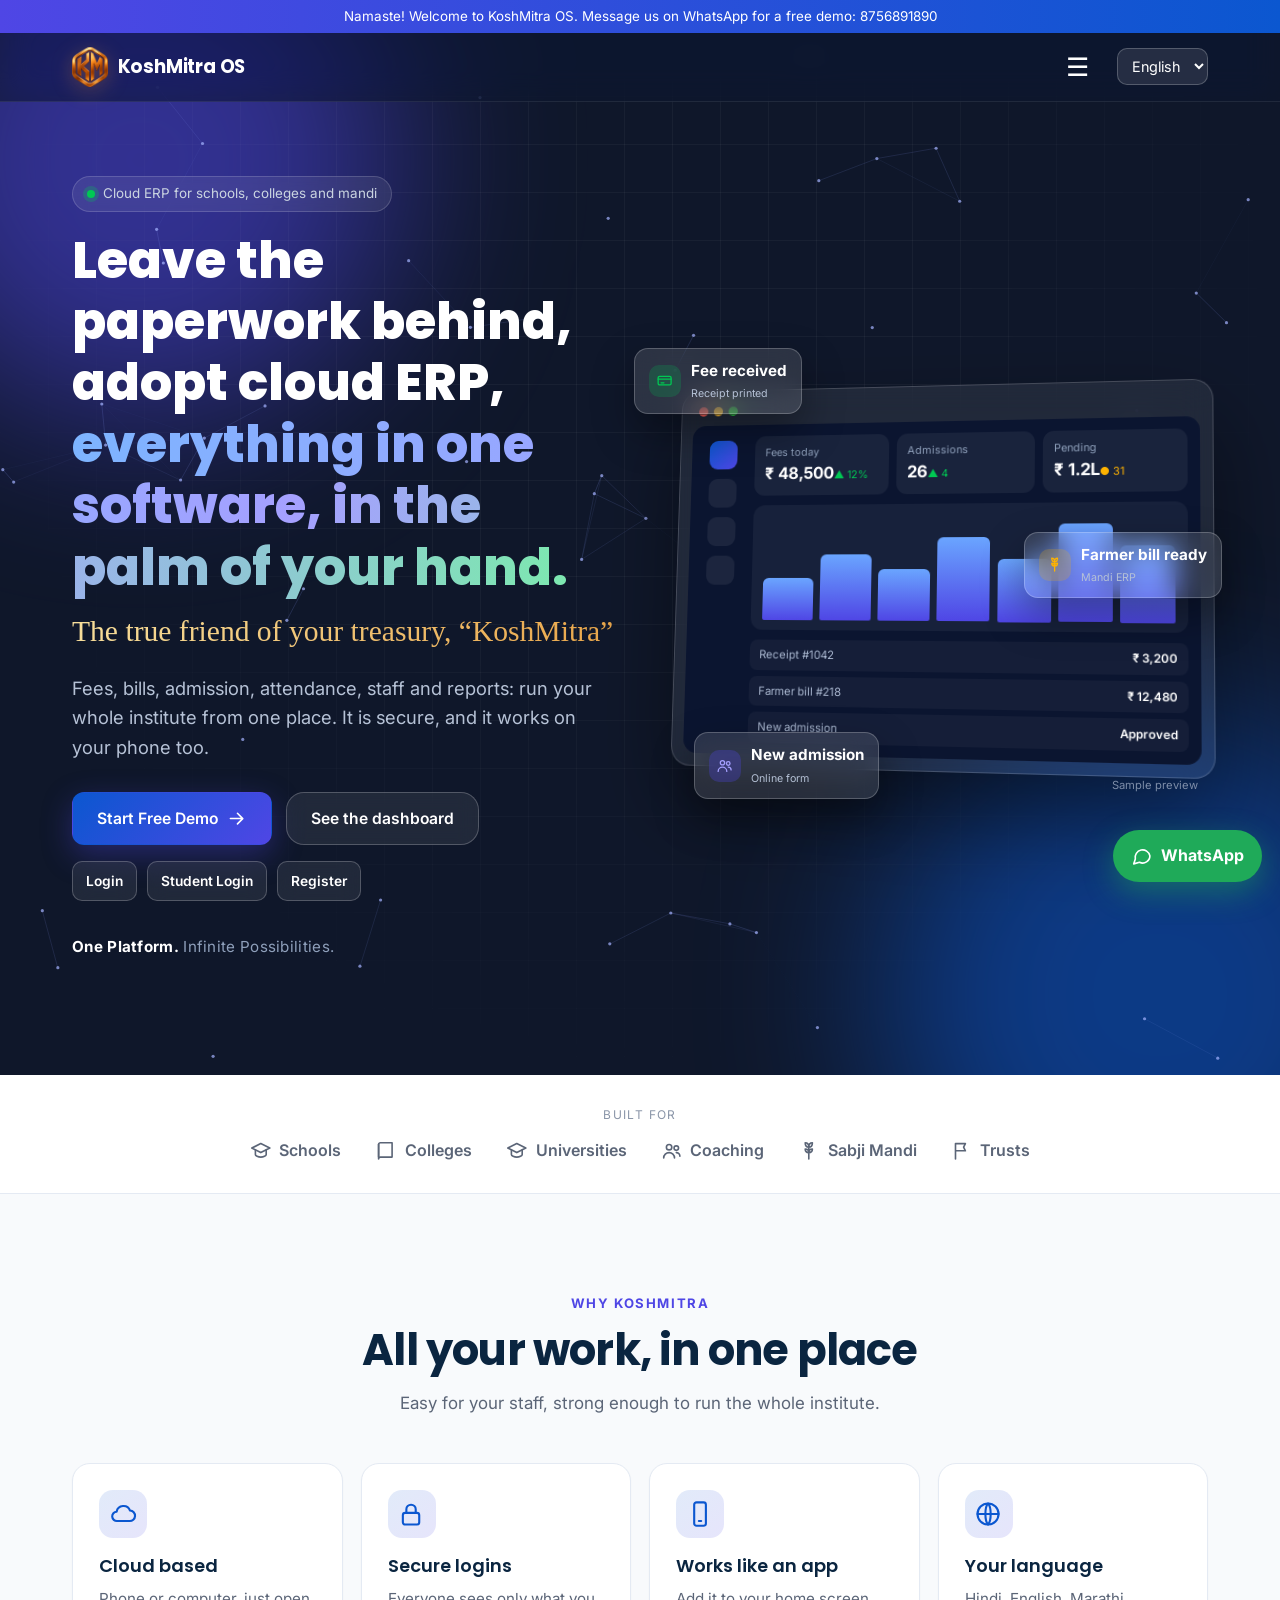
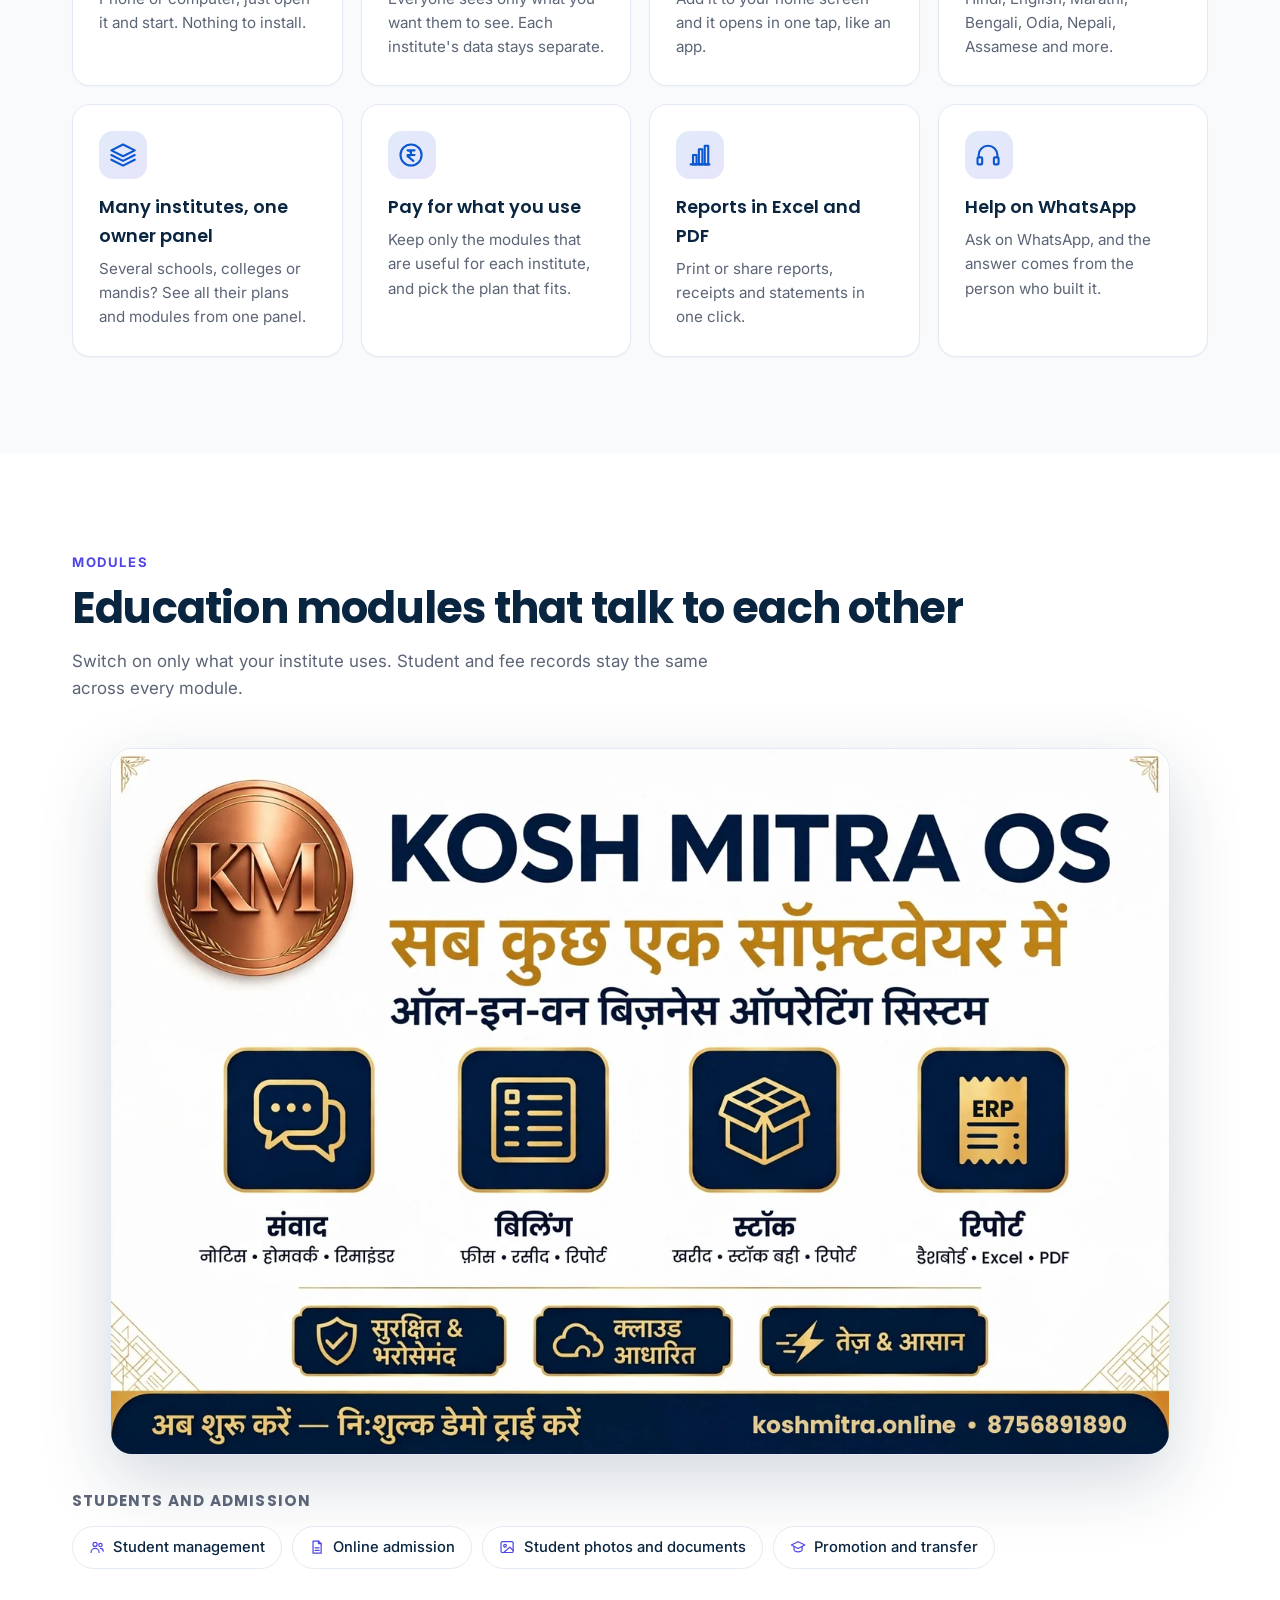
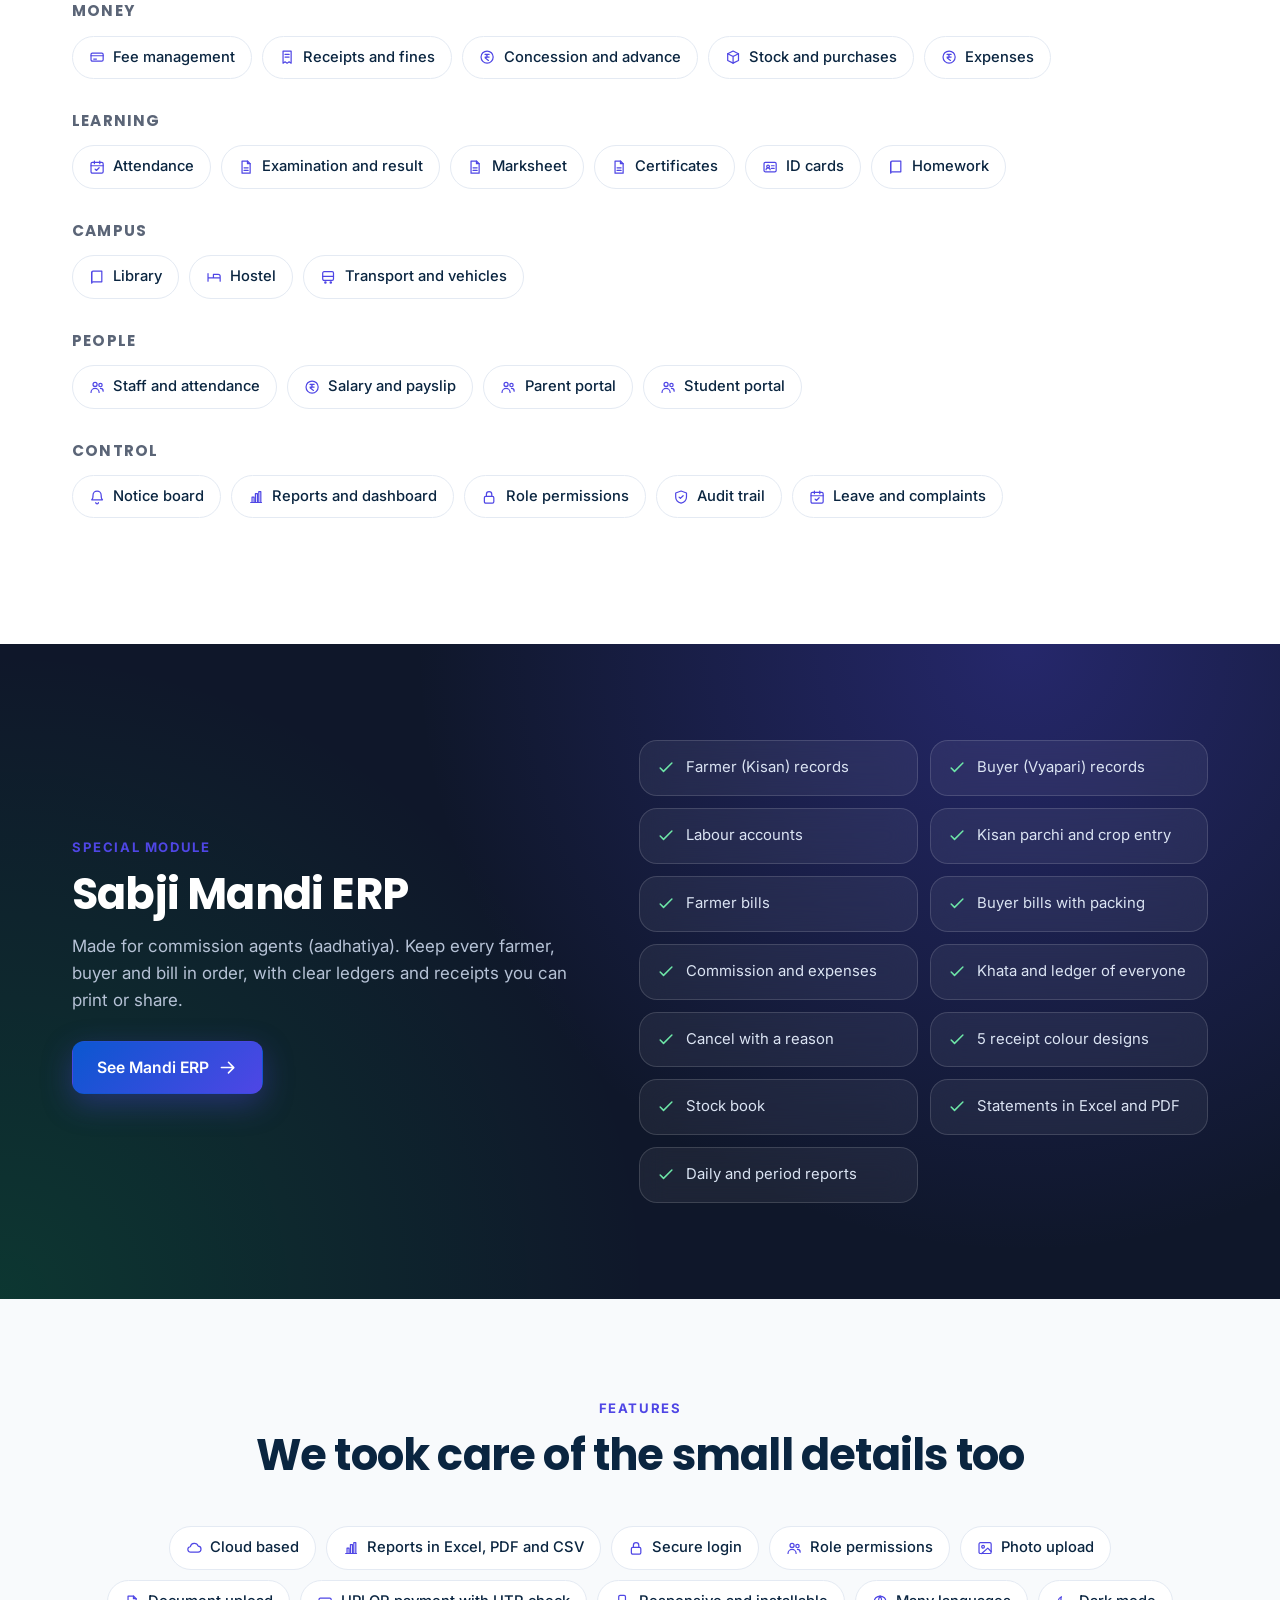
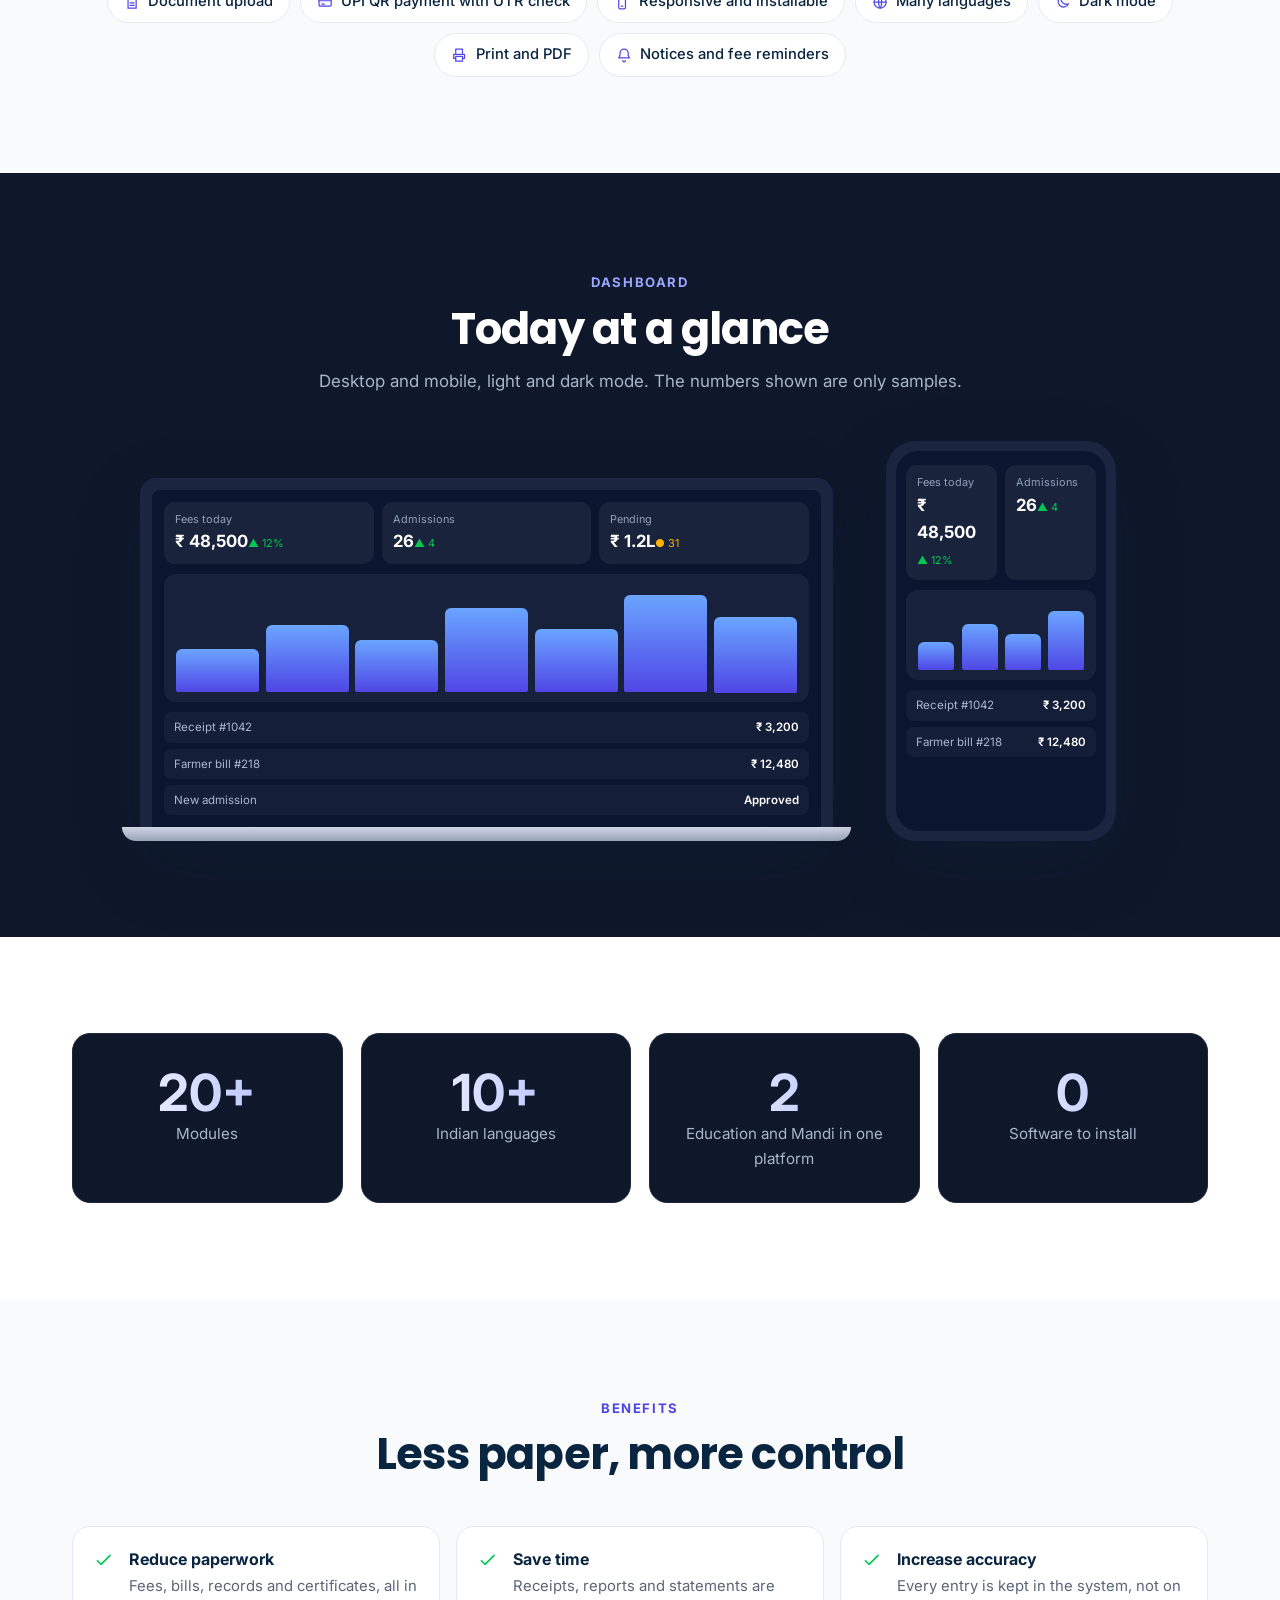
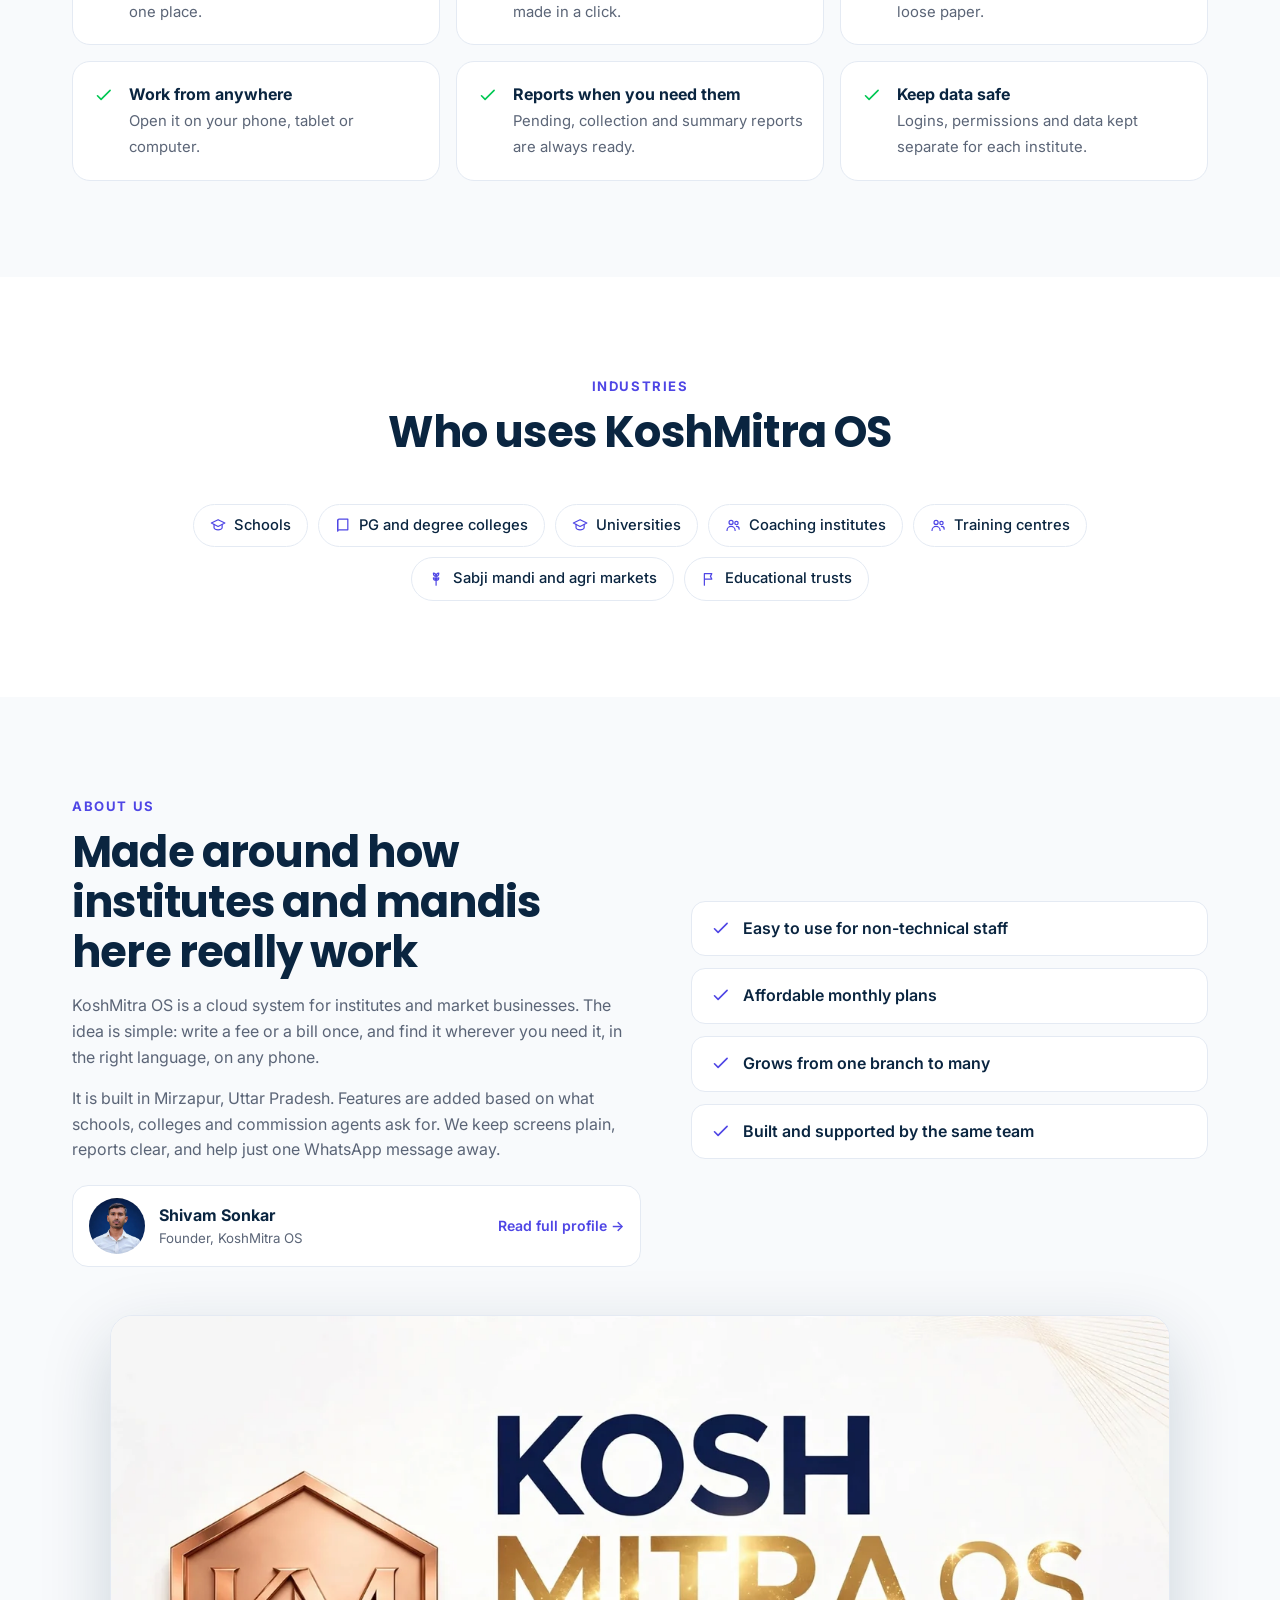
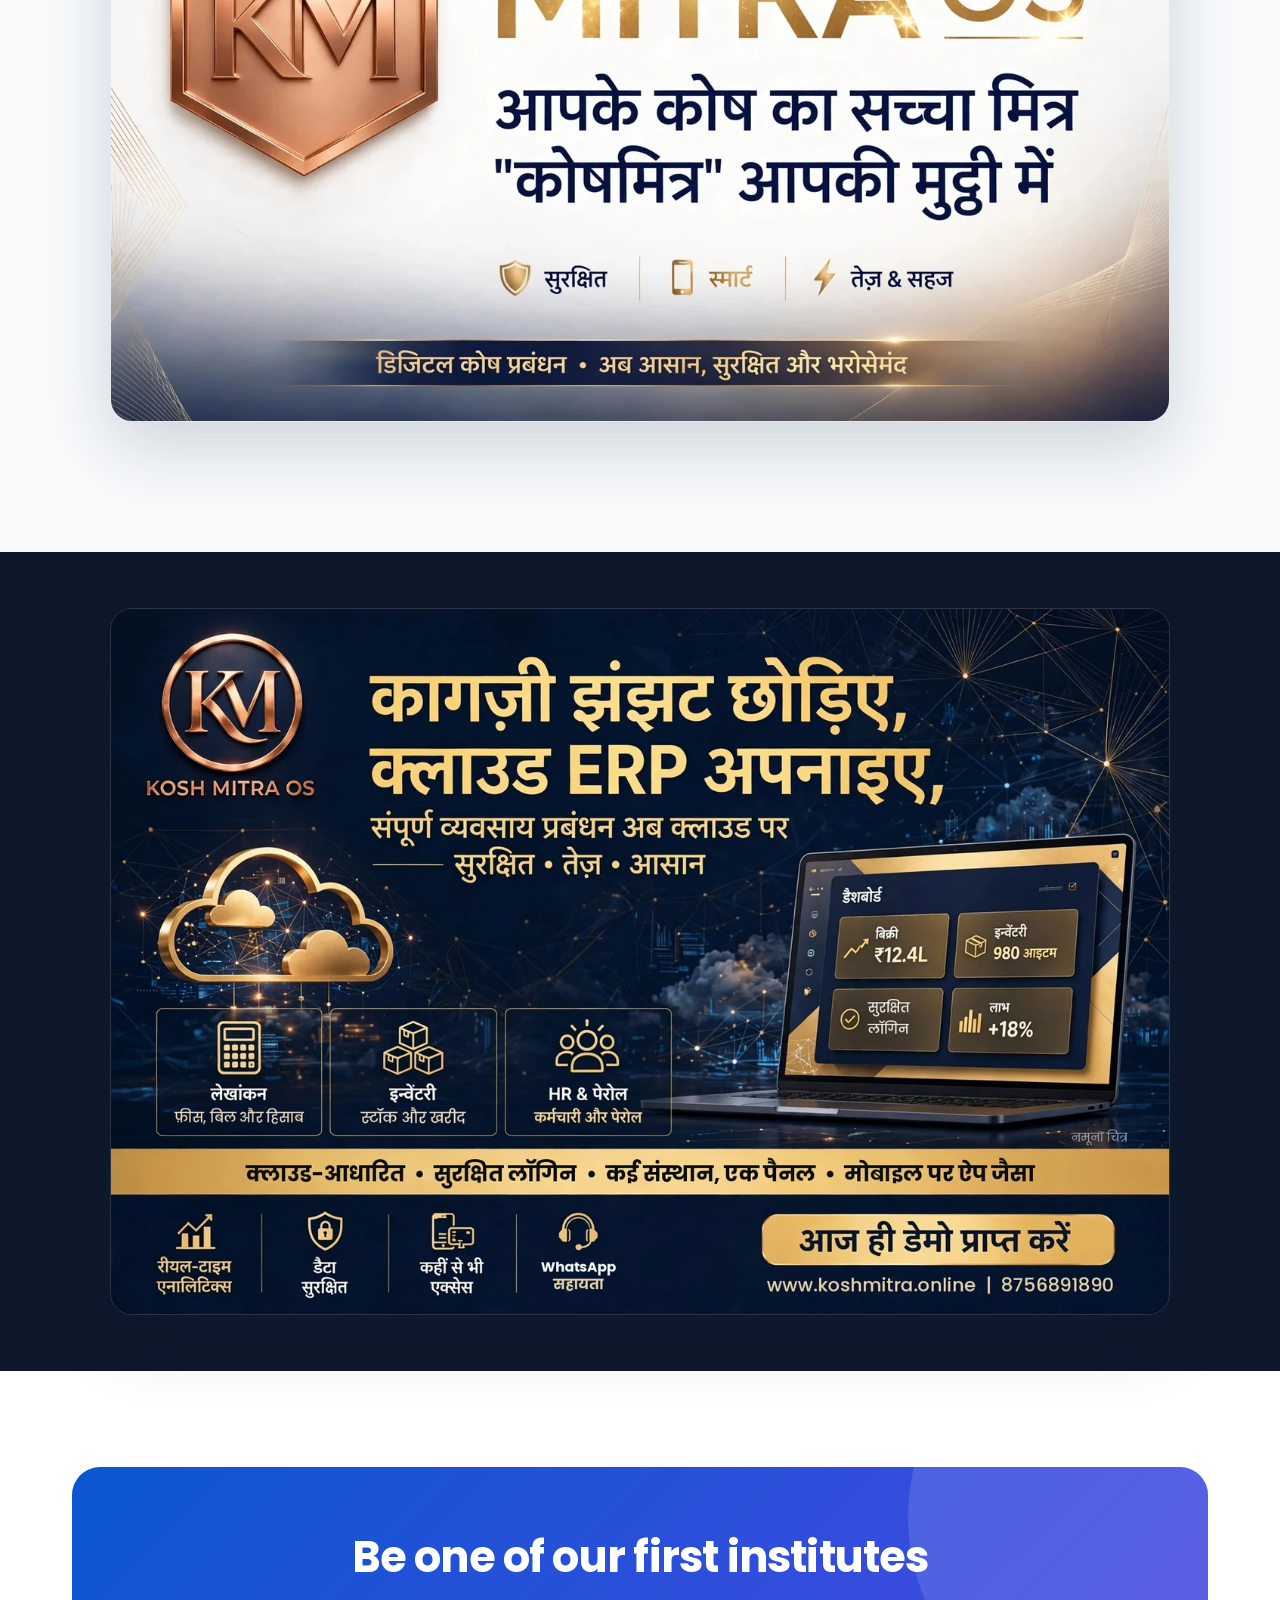
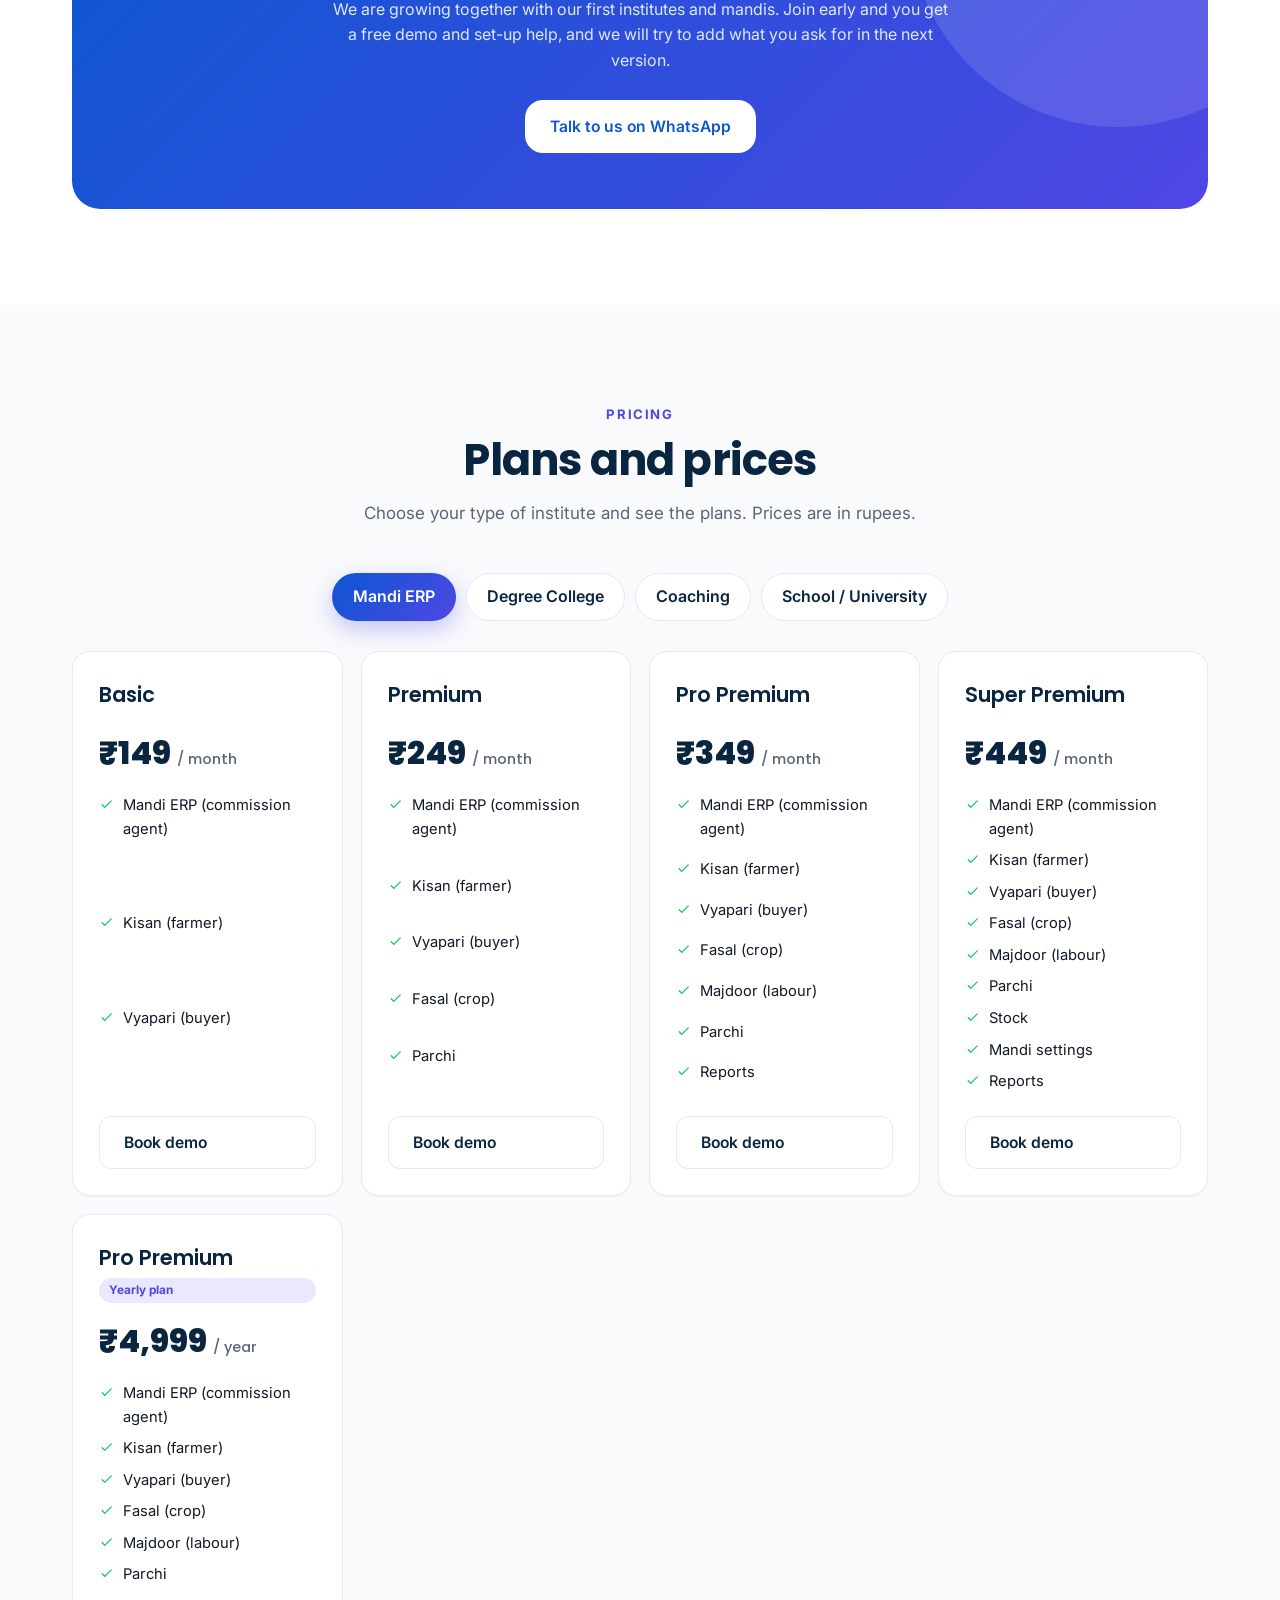
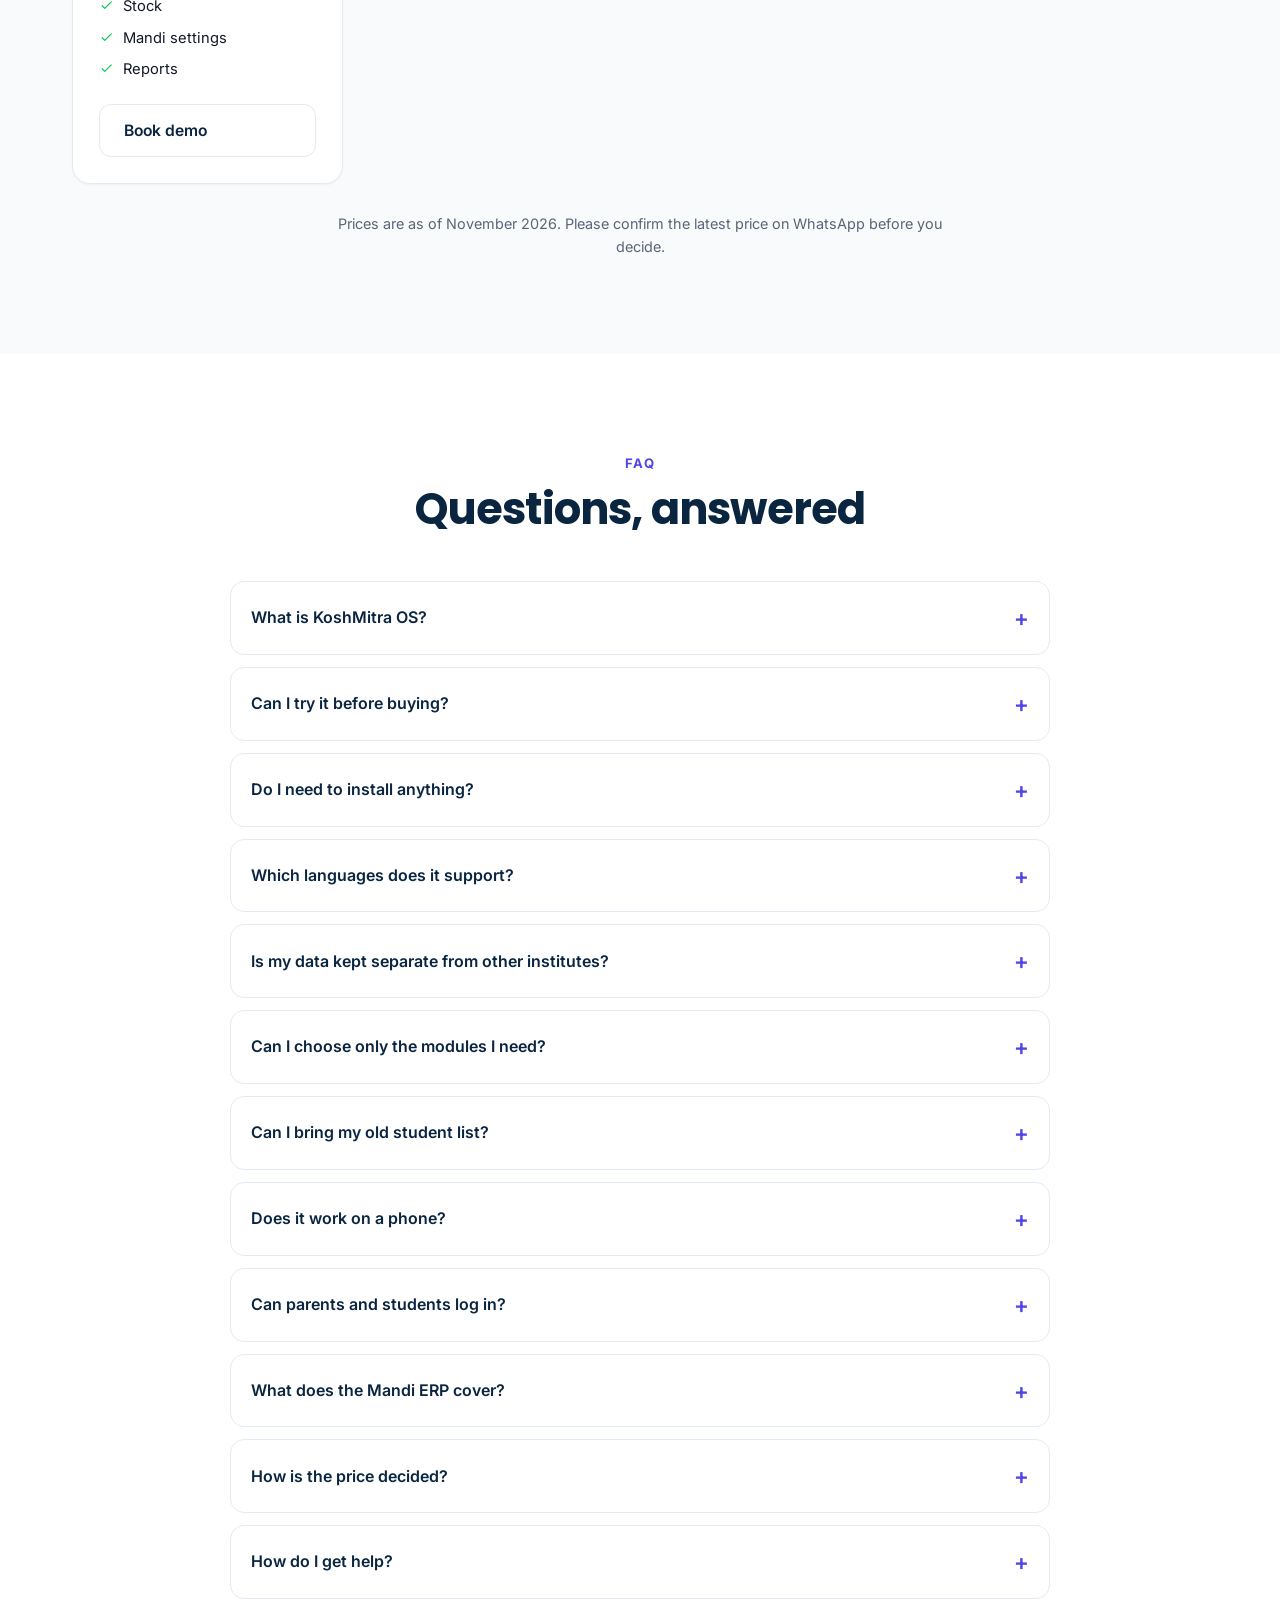
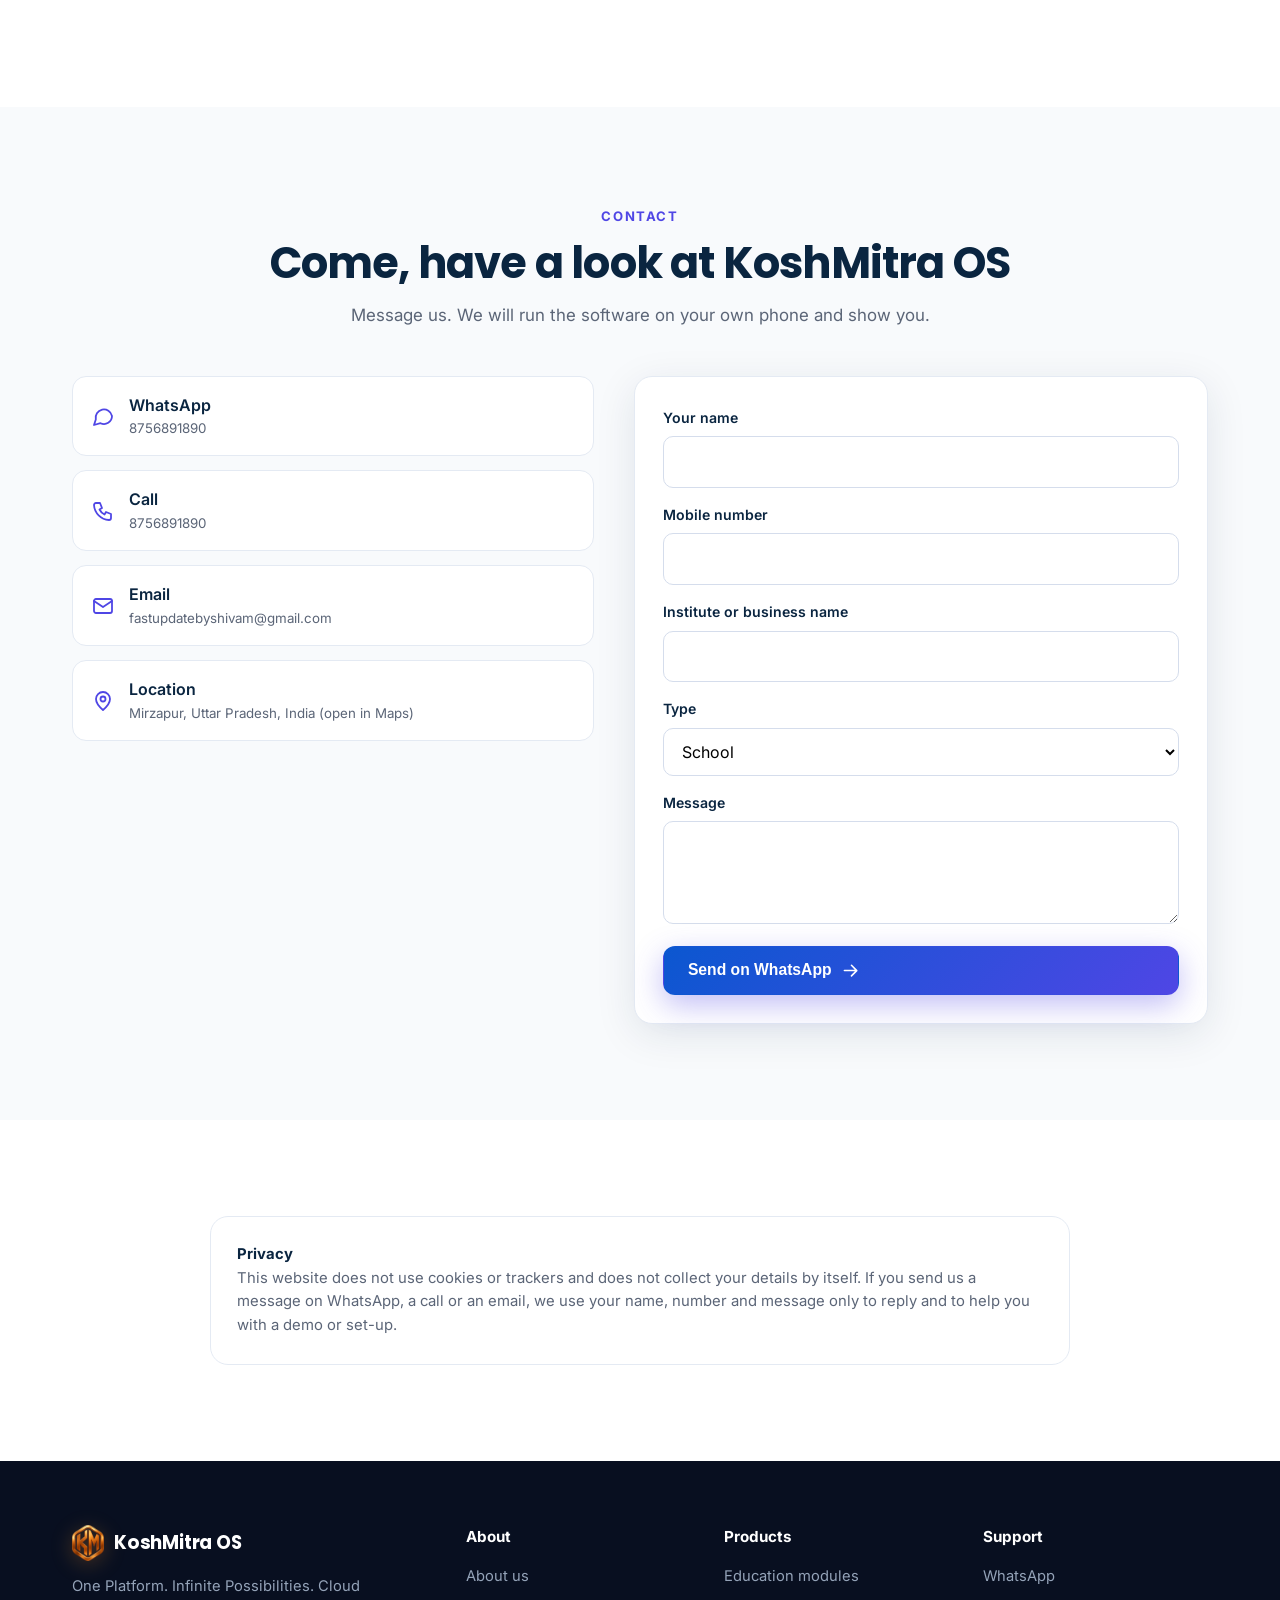
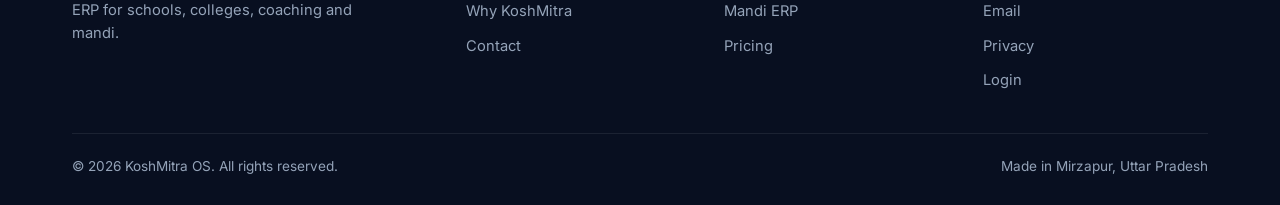
<file: en/index.html>
<!doctype html>
<html lang="en">
<head>
<meta charset="utf-8">
<meta name="viewport" content="width=device-width, initial-scale=1">
<title>KoshMitra OS | School, College &amp; Mandi ERP Software</title>
<meta name="description" content="Cloud ERP for schools, colleges, coaching and sabji mandi. Fees, bills, admission, reports, parent portal. Works on your phone. Free demo.">
<meta name="theme-color" content="#0F172A">
<link rel="canonical" href="https://koshmitraos.in/en/">
<meta property="og:url" content="https://koshmitraos.in/en/">
<!--HL--><link rel="alternate" hreflang="hi" href="https://koshmitraos.in/"><link rel="alternate" hreflang="en" href="https://koshmitraos.in/en/"><link rel="alternate" hreflang="mr" href="https://koshmitraos.in/mr/"><link rel="alternate" hreflang="bn" href="https://koshmitraos.in/bn/"><link rel="alternate" hreflang="x-default" href="https://koshmitraos.in/"><!--/HL-->
<meta property="og:type" content="website">
<meta property="og:title" content="KoshMitra OS | School, College &amp; Mandi ERP Software">
<meta property="og:description" content="Cloud ERP for schools, colleges, coaching and sabji mandi. Fees, bills, admission, reports, parent portal. Works on your phone. Free demo.">
<meta property="og:locale" content="en_IN">
<meta property="og:site_name" content="KoshMitra OS">
<meta property="og:image" content="https://koshmitraos.in/og-image.png">
<meta property="og:image:width" content="1200"><meta property="og:image:height" content="630">
<meta name="twitter:card" content="summary_large_image">
<meta name="twitter:image" content="https://koshmitraos.in/og-image.png">
<link rel="preconnect" href="https://fonts.googleapis.com"><link rel="preconnect" href="https://fonts.gstatic.com" crossorigin>
<link rel="stylesheet" href="https://fonts.googleapis.com/css2?family=Inter:wght@400;500;600;700&family=Poppins:wght@600;700;800&display=swap">
<link rel="icon" href="/favicon.ico" sizes="any"><link rel="icon" type="image/png" sizes="32x32" href="/favicon-32.png"><link rel="icon" type="image/png" sizes="192x192" href="/favicon-192.png"><link rel="apple-touch-icon" href="/apple-touch-icon.png">
<link rel="stylesheet" href="/style.css?v=9">
<script type="application/ld+json">{"@context": "https://schema.org", "@graph": [{"@type": "Organization", "@id": "https://koshmitraos.in/#org", "name": "KoshMitra OS", "url": "https://koshmitraos.in/", "logo": "https://koshmitraos.in/favicon-192.png", "email": "fastupdatebyshivam@gmail.com", "telephone": "+91-8756891890", "address": {"@type": "PostalAddress", "addressLocality": "Mirzapur", "addressRegion": "Uttar Pradesh", "addressCountry": "IN"}, "contactPoint": {"@type": "ContactPoint", "telephone": "+91-8756891890", "contactType": "sales", "availableLanguage": ["English", "Hindi", "Marathi", "Bengali"]}}, {"@type": "WebSite", "@id": "https://koshmitraos.in/#website", "url": "https://koshmitraos.in/", "name": "KoshMitra OS", "inLanguage": "en", "publisher": {"@id": "https://koshmitraos.in/#org"}}, {"@type": "SoftwareApplication", "name": "KoshMitra OS", "url": "https://koshmitraos.in/", "image": "https://koshmitraos.in/og-image.png", "applicationCategory": "BusinessApplication", "operatingSystem": "Web", "description": "Cloud ERP for schools, colleges, universities, coaching institutes and mandi (commission agent) business.", "publisher": {"@id": "https://koshmitraos.in/#org"}}, {"@type": "FAQPage", "mainEntity": [{"@type": "Question", "name": "What is KoshMitra OS?", "acceptedAnswer": {"@type": "Answer", "text": "KoshMitra OS is a cloud ERP, which simply means software that runs over the internet. It handles the everyday work of schools, colleges, universities, coaching centres and mandi (commission agent) business: fees, bills, admission, attendance, reports and more."}}, {"@type": "Question", "name": "Can I try it before buying?", "acceptedAnswer": {"@type": "Answer", "text": "Yes, of course. Ask for a free demo on WhatsApp and we will run the software on your own phone."}}, {"@type": "Question", "name": "Do I need to install anything?", "acceptedAnswer": {"@type": "Answer", "text": "No. It runs in the browser. On your phone you can add it to the home screen, and it will open like an app."}}, {"@type": "Question", "name": "Which languages does it support?", "acceptedAnswer": {"@type": "Answer", "text": "English, Hindi, Marathi, Bengali, Odia, Nepali, Assamese, Maithili, Manipuri, Kashmiri and Sanskrit."}}, {"@type": "Question", "name": "Is my data kept separate from other institutes?", "acceptedAnswer": {"@type": "Answer", "text": "Yes. Each institute works inside its own account, and each person can see only the pages you allow."}}, {"@type": "Question", "name": "Can I choose only the modules I need?", "acceptedAnswer": {"@type": "Answer", "text": "Yes. Modules can be switched on or off for each institute, so you run only what you need."}}, {"@type": "Question", "name": "Can I bring my old student list?", "acceptedAnswer": {"@type": "Answer", "text": "A student list, with photos, can be brought in from an Excel file. Tell us your case and we will show you the way."}}, {"@type": "Question", "name": "Does it work on a phone?", "acceptedAnswer": {"@type": "Answer", "text": "Yes. The pages are made to work on both phones and computers, and parents and students can open their own portal on a phone."}}, {"@type": "Question", "name": "Can parents and students log in?", "acceptedAnswer": {"@type": "Answer", "text": "Yes. There is a parent portal and a student portal for fees, notices and homework."}}, {"@type": "Question", "name": "What does the Mandi ERP cover?", "acceptedAnswer": {"@type": "Answer", "text": "Farmer and buyer records, Kisan parchi, farmer and buyer bills, packing, ledgers, stock, statements and reports for a commission agent."}}, {"@type": "Question", "name": "How is the price decided?", "acceptedAnswer": {"@type": "Answer", "text": "Plans are monthly (there is a yearly plan for mandi too). The price depends on the type of institute and the plan, and everything is listed in the pricing section above."}}, {"@type": "Question", "name": "How do I get help?", "acceptedAnswer": {"@type": "Answer", "text": "Message us on WhatsApp or write an email. We will reply and stay with you during set-up."}}]}]}</script>
</head>
<body>
<a class="sr" href="#main">Skip to content</a>
<div id="glow" aria-hidden="true"></div>
<header class="nav"><div class="welcome"><div class="wrap">Namaste! Welcome to KoshMitra OS. Message us on WhatsApp for a free demo: 8756891890</div></div><div class="wrap in">
  <a class="logo" href="#top" aria-label="KoshMitra OS home"><img src="/logo-mark.png" width="36" height="41" alt="">KoshMitra OS</a>
  <button class="burger" aria-label="Open menu" aria-expanded="false">&#9776;</button>
  <ul class="menu">
    <li class="home"><a href="#top">Home</a></li><li><a href="#features">Features</a></li><li><a href="#solutions">Solutions</a></li><li><a href="#modules">Modules</a></li><li><a href="#pricing">Pricing</a></li><li><a href="/en/about.html">About</a></li><li><a href="#contact">Contact</a></li>
    <li class="mo"><a class="btn line sm" href="https://app.koshmitraos.in/login">Login</a></li><li class="mo"><a class="btn line sm" href="https://app.koshmitraos.in/student-login">Student Login</a></li><li class="mo"><a class="btn pri sm" href="https://app.koshmitraos.in/register">Register</a></li><li class="mo"><a class="btn glass sm" href="https://wa.me/918756891890?text=Hello%2C%20I%20want%20a%20free%20demo%20of%20KoshMitra%20OS">Book Demo</a></li>
  </ul>
  <div class="cta"><select id="lang" class="langsel" aria-label="Language"><option value="hi">हिन्दी</option><option value="en" selected>English</option><option value="mr">मराठी</option><option value="bn">বাংলা</option></select><a class="btn line sm" href="https://app.koshmitraos.in/student-login">Student Login</a><a class="btn line sm" href="https://app.koshmitraos.in/login">Login</a><a class="btn pri sm" href="https://app.koshmitraos.in/register">Register</a></div>
</div></header>

<main id="main">
<section class="hero" id="top">
  <canvas id="fx" aria-hidden="true"></canvas><div class="grid-bg"></div>
  <div class="wrap cols">
    <div>
      <span class="pill"><b></b>Cloud ERP for schools, colleges and mandi</span>
      <h1>Leave the paperwork behind, adopt cloud ERP,<br><span class="grad">everything in one software, in the palm of your hand.</span></h1>
      <p class="slogan">The true friend of your treasury, “KoshMitra”</p>
      <p class="sub">Fees, bills, admission, attendance, staff and reports: run your whole institute from one place. It is secure, and it works on your phone too.</p>
      <div class="btns"><a class="btn pri" href="https://wa.me/918756891890?text=Hello%2C%20I%20want%20a%20free%20demo%20of%20KoshMitra%20OS">Start Free Demo <svg class="ic" viewBox="0 0 24 24" aria-hidden="true"><path d="M5 12h14M13 6l6 6-6 6"/></svg></a><a class="btn glass" href="#showcase">See the dashboard</a></div>
      <div class="quick"><a class="btn glass sm" href="https://app.koshmitraos.in/login">Login</a><a class="btn glass sm" href="https://app.koshmitraos.in/student-login">Student Login</a><a class="btn glass sm" href="https://app.koshmitraos.in/register">Register</a></div>
      <p class="tag"><b>One Platform.</b> Infinite Possibilities.</p>
    </div>
    <div class="stage" aria-hidden="true">
      <div class="dash"><div class="bar"><i></i><i></i><i></i></div>
        <div class="body"><div class="side"><span></span><span></span><span></span><span></span></div><div><div class="kpis"><div class="kpi"><small>Fees today</small><b>₹ 48,500</b><em>▲ 12%</em></div><div class="kpi"><small>Admissions</small><b>26</b><em>▲ 4</em></div><div class="kpi"><small>Pending</small><b>₹ 1.2L</b><em style="color:#FFB300">● 31</em></div></div><div class="chart"><i style="--h:40%"></i><i style="--h:62%"></i><i style="--h:48%"></i><i style="--h:78%"></i><i style="--h:58%"></i><i style="--h:90%"></i><i style="--h:70%"></i></div><div class="rows"><div><span>Receipt #1042</span><b>₹ 3,200</b></div><div><span>Farmer bill #218</span><b>₹ 12,480</b></div><div><span>New admission</span><b>Approved</b></div></div></div></div></div>
      <div class="float f1"><span class="dot"><svg class="ic" viewBox="0 0 24 24" aria-hidden="true"><rect x="3" y="6" width="18" height="12" rx="2"/><path d="M3 10h18M7 15h4"/></svg></span><span><b>Fee received</b><small>Receipt printed</small></span></div>
      <div class="float f2"><span class="dot"><svg class="ic" viewBox="0 0 24 24" aria-hidden="true"><path d="M12 21V8M12 8c-3 0-4-2-4-5 3 0 4 2 4 5zM12 8c3 0 4-2 4-5-3 0-4 2-4 5zM12 14c-3 0-4-2-4-4 3 0 4 2 4 4zM12 14c3 0 4-2 4-4-3 0-4 2-4 4z"/></svg></span><span><b>Farmer bill ready</b><small>Mandi ERP</small></span></div>
      <div class="float f3"><span class="dot"><svg class="ic" viewBox="0 0 24 24" aria-hidden="true"><circle cx="9" cy="8" r="3"/><path d="M3 20c0-3.3 2.7-6 6-6s6 2.7 6 6"/><circle cx="17" cy="9" r="2.5"/><path d="M17 14c2.2 0 4 1.8 4 4"/></svg></span><span><b>New admission</b><small>Online form</small></span></div>
      <span class="note">Sample preview</span>
    </div>
  </div>
</section>

<div class="strip"><div class="wrap"><small>Built for</small><div class="row">
  <span><svg class="ic" viewBox="0 0 24 24" aria-hidden="true"><path d="M2 9l10-5 10 5-10 5z"/><path d="M6 11v5c0 1.5 3 3 6 3s6-1.5 6-3v-5"/></svg>Schools</span><span><svg class="ic" viewBox="0 0 24 24" aria-hidden="true"><path d="M4 5a2 2 0 0 1 2-2h13v16H6a2 2 0 0 0-2 2z"/><path d="M4 19V5"/></svg>Colleges</span><span><svg class="ic" viewBox="0 0 24 24" aria-hidden="true"><path d="M2 9l10-5 10 5-10 5z"/><path d="M6 11v5c0 1.5 3 3 6 3s6-1.5 6-3v-5"/></svg>Universities</span><span><svg class="ic" viewBox="0 0 24 24" aria-hidden="true"><circle cx="9" cy="8" r="3"/><path d="M3 20c0-3.3 2.7-6 6-6s6 2.7 6 6"/><circle cx="17" cy="9" r="2.5"/><path d="M17 14c2.2 0 4 1.8 4 4"/></svg>Coaching</span><span><svg class="ic" viewBox="0 0 24 24" aria-hidden="true"><path d="M12 21V8M12 8c-3 0-4-2-4-5 3 0 4 2 4 5zM12 8c3 0 4-2 4-5-3 0-4 2-4 5zM12 14c-3 0-4-2-4-4 3 0 4 2 4 4zM12 14c3 0 4-2 4-4-3 0-4 2-4 4z"/></svg>Sabji Mandi</span><span><svg class="ic" viewBox="0 0 24 24" aria-hidden="true"><path d="M5 21V4M5 4h11l-2 4 2 4H5"/></svg>Trusts</span>
</div></div></div>

<section id="features" class="alt"><div class="wrap">
  <div class="head center rv"><span class="eyebrow">Why KoshMitra</span><h2>All your work, in one place</h2><p class="lead">Easy for your staff, strong enough to run the whole institute.</p></div>
  <div class="grid g4"><div class="card rv d1"><div class="badge"><svg class="ic" viewBox="0 0 24 24" aria-hidden="true"><path d="M7 18a4 4 0 0 1-.5-8A6 6 0 0 1 18 9a4.5 4.5 0 0 1-.5 9z"/></svg></div><h3>Cloud based</h3><p>Phone or computer, just open it and start. Nothing to install.</p></div><div class="card rv d2"><div class="badge"><svg class="ic" viewBox="0 0 24 24" aria-hidden="true"><rect x="5" y="11" width="14" height="10" rx="2"/><path d="M8 11V8a4 4 0 0 1 8 0v3"/></svg></div><h3>Secure logins</h3><p>Everyone sees only what you want them to see. Each institute's data stays separate.</p></div><div class="card rv d3"><div class="badge"><svg class="ic" viewBox="0 0 24 24" aria-hidden="true"><rect x="7" y="2" width="10" height="20" rx="2"/><path d="M11 18h2"/></svg></div><h3>Works like an app</h3><p>Add it to your home screen and it opens in one tap, like an app.</p></div><div class="card rv d1"><div class="badge"><svg class="ic" viewBox="0 0 24 24" aria-hidden="true"><circle cx="12" cy="12" r="9"/><path d="M3 12h18M12 3c3 3 3 15 0 18-3-3-3-15 0-18"/></svg></div><h3>Your language</h3><p>Hindi, English, Marathi, Bengali, Odia, Nepali, Assamese and more.</p></div><div class="card rv d2"><div class="badge"><svg class="ic" viewBox="0 0 24 24" aria-hidden="true"><path d="M12 3l10 5-10 5L2 8z"/><path d="M2 12l10 5 10-5M2 16l10 5 10-5"/></svg></div><h3>Many institutes, one owner panel</h3><p>Several schools, colleges or mandis? See all their plans and modules from one panel.</p></div><div class="card rv d3"><div class="badge"><svg class="ic" viewBox="0 0 24 24" aria-hidden="true"><circle cx="12" cy="12" r="9"/><path d="M9 8h6M9 12h6M9 8c4 0 4 5 0 5l5 4"/></svg></div><h3>Pay for what you use</h3><p>Keep only the modules that are useful for each institute, and pick the plan that fits.</p></div><div class="card rv d1"><div class="badge"><svg class="ic" viewBox="0 0 24 24" aria-hidden="true"><path d="M4 20h16"/><rect x="6" y="12" width="3" height="8"/><rect x="11" y="7" width="3" height="13"/><rect x="16" y="4" width="3" height="16"/></svg></div><h3>Reports in Excel and PDF</h3><p>Print or share reports, receipts and statements in one click.</p></div><div class="card rv d2"><div class="badge"><svg class="ic" viewBox="0 0 24 24" aria-hidden="true"><path d="M4 14v-2a8 8 0 0 1 16 0v2"/><rect x="3" y="14" width="4" height="6" rx="1"/><rect x="17" y="14" width="4" height="6" rx="1"/></svg></div><h3>Help on WhatsApp</h3><p>Ask on WhatsApp, and the answer comes from the person who built it.</p></div></div>
</div></section>

<section id="modules"><div class="wrap">
  <div class="head rv"><span class="eyebrow">Modules</span><h2>Education modules that talk to each other</h2><p class="lead">Switch on only what your institute uses. Student and fee records stay the same across every module.</p></div>
  <figure class="banner rv"><img src="/banner-allinone.webp" width="1400" height="933" loading="lazy" decoding="async" alt="KoshMitra OS: everything in one software. Notices, billing, stock and reports. Secure, cloud based, fast and easy."></figure>
  <div class="mgroup rv"><h3>Students and admission</h3><div class="chips"><span class="chip"><svg class="ic" viewBox="0 0 24 24" aria-hidden="true"><circle cx="9" cy="8" r="3"/><path d="M3 20c0-3.3 2.7-6 6-6s6 2.7 6 6"/><circle cx="17" cy="9" r="2.5"/><path d="M17 14c2.2 0 4 1.8 4 4"/></svg>Student management</span><span class="chip"><svg class="ic" viewBox="0 0 24 24" aria-hidden="true"><path d="M6 3h8l4 4v14H6z"/><path d="M14 3v4h4M9 13h6M9 17h6"/></svg>Online admission</span><span class="chip"><svg class="ic" viewBox="0 0 24 24" aria-hidden="true"><rect x="3" y="4" width="18" height="16" rx="2"/><circle cx="9" cy="10" r="2"/><path d="M21 17l-5-5-9 8"/></svg>Student photos and documents</span><span class="chip"><svg class="ic" viewBox="0 0 24 24" aria-hidden="true"><path d="M2 9l10-5 10 5-10 5z"/><path d="M6 11v5c0 1.5 3 3 6 3s6-1.5 6-3v-5"/></svg>Promotion and transfer</span></div></div><div class="mgroup rv"><h3>Money</h3><div class="chips"><span class="chip"><svg class="ic" viewBox="0 0 24 24" aria-hidden="true"><rect x="3" y="6" width="18" height="12" rx="2"/><path d="M3 10h18M7 15h4"/></svg>Fee management</span><span class="chip"><svg class="ic" viewBox="0 0 24 24" aria-hidden="true"><path d="M6 3h12v18l-3-2-3 2-3-2-3 2z"/><path d="M9 8h6M9 12h6"/></svg>Receipts and fines</span><span class="chip"><svg class="ic" viewBox="0 0 24 24" aria-hidden="true"><circle cx="12" cy="12" r="9"/><path d="M9 8h6M9 12h6M9 8c4 0 4 5 0 5l5 4"/></svg>Concession and advance</span><span class="chip"><svg class="ic" viewBox="0 0 24 24" aria-hidden="true"><path d="M12 3l8 4v10l-8 4-8-4V7z"/><path d="M4 7l8 4 8-4M12 11v10"/></svg>Stock and purchases</span><span class="chip"><svg class="ic" viewBox="0 0 24 24" aria-hidden="true"><circle cx="12" cy="12" r="9"/><path d="M9 8h6M9 12h6M9 8c4 0 4 5 0 5l5 4"/></svg>Expenses</span></div></div><div class="mgroup rv"><h3>Learning</h3><div class="chips"><span class="chip"><svg class="ic" viewBox="0 0 24 24" aria-hidden="true"><rect x="3" y="5" width="18" height="16" rx="2"/><path d="M3 10h18M8 3v4M16 3v4M9 15l2 2 4-4"/></svg>Attendance</span><span class="chip"><svg class="ic" viewBox="0 0 24 24" aria-hidden="true"><path d="M6 3h8l4 4v14H6z"/><path d="M14 3v4h4M9 13h6M9 17h6"/></svg>Examination and result</span><span class="chip"><svg class="ic" viewBox="0 0 24 24" aria-hidden="true"><path d="M6 3h8l4 4v14H6z"/><path d="M14 3v4h4M9 13h6M9 17h6"/></svg>Marksheet</span><span class="chip"><svg class="ic" viewBox="0 0 24 24" aria-hidden="true"><path d="M6 3h8l4 4v14H6z"/><path d="M14 3v4h4M9 13h6M9 17h6"/></svg>Certificates</span><span class="chip"><svg class="ic" viewBox="0 0 24 24" aria-hidden="true"><rect x="3" y="5" width="18" height="14" rx="2"/><circle cx="9" cy="11" r="2"/><path d="M6 16c0-1.7 1.3-3 3-3s3 1.3 3 3M14 10h4M14 14h4"/></svg>ID cards</span><span class="chip"><svg class="ic" viewBox="0 0 24 24" aria-hidden="true"><path d="M4 5a2 2 0 0 1 2-2h13v16H6a2 2 0 0 0-2 2z"/><path d="M4 19V5"/></svg>Homework</span></div></div><div class="mgroup rv"><h3>Campus</h3><div class="chips"><span class="chip"><svg class="ic" viewBox="0 0 24 24" aria-hidden="true"><path d="M4 5a2 2 0 0 1 2-2h13v16H6a2 2 0 0 0-2 2z"/><path d="M4 19V5"/></svg>Library</span><span class="chip"><svg class="ic" viewBox="0 0 24 24" aria-hidden="true"><path d="M3 18V7M3 13h18v5M21 13v-2a3 3 0 0 0-3-3h-7v5"/></svg>Hostel</span><span class="chip"><svg class="ic" viewBox="0 0 24 24" aria-hidden="true"><rect x="4" y="4" width="16" height="13" rx="2"/><path d="M4 11h16"/><circle cx="8" cy="20" r="1"/><circle cx="16" cy="20" r="1"/></svg>Transport and vehicles</span></div></div><div class="mgroup rv"><h3>People</h3><div class="chips"><span class="chip"><svg class="ic" viewBox="0 0 24 24" aria-hidden="true"><circle cx="9" cy="8" r="3"/><path d="M3 20c0-3.3 2.7-6 6-6s6 2.7 6 6"/><circle cx="17" cy="9" r="2.5"/><path d="M17 14c2.2 0 4 1.8 4 4"/></svg>Staff and attendance</span><span class="chip"><svg class="ic" viewBox="0 0 24 24" aria-hidden="true"><circle cx="12" cy="12" r="9"/><path d="M9 8h6M9 12h6M9 8c4 0 4 5 0 5l5 4"/></svg>Salary and payslip</span><span class="chip"><svg class="ic" viewBox="0 0 24 24" aria-hidden="true"><circle cx="9" cy="8" r="3"/><path d="M3 20c0-3.3 2.7-6 6-6s6 2.7 6 6"/><circle cx="17" cy="9" r="2.5"/><path d="M17 14c2.2 0 4 1.8 4 4"/></svg>Parent portal</span><span class="chip"><svg class="ic" viewBox="0 0 24 24" aria-hidden="true"><circle cx="9" cy="8" r="3"/><path d="M3 20c0-3.3 2.7-6 6-6s6 2.7 6 6"/><circle cx="17" cy="9" r="2.5"/><path d="M17 14c2.2 0 4 1.8 4 4"/></svg>Student portal</span></div></div><div class="mgroup rv"><h3>Control</h3><div class="chips"><span class="chip"><svg class="ic" viewBox="0 0 24 24" aria-hidden="true"><path d="M6 9a6 6 0 0 1 12 0c0 6 2 7 2 7H4s2-1 2-7"/><path d="M10 20a2 2 0 0 0 4 0"/></svg>Notice board</span><span class="chip"><svg class="ic" viewBox="0 0 24 24" aria-hidden="true"><path d="M4 20h16"/><rect x="6" y="12" width="3" height="8"/><rect x="11" y="7" width="3" height="13"/><rect x="16" y="4" width="3" height="16"/></svg>Reports and dashboard</span><span class="chip"><svg class="ic" viewBox="0 0 24 24" aria-hidden="true"><rect x="5" y="11" width="14" height="10" rx="2"/><path d="M8 11V8a4 4 0 0 1 8 0v3"/></svg>Role permissions</span><span class="chip"><svg class="ic" viewBox="0 0 24 24" aria-hidden="true"><path d="M12 3l8 3v6c0 5-3.5 8-8 9-4.5-1-8-4-8-9V6z"/><path d="M9 12l2 2 4-4"/></svg>Audit trail</span><span class="chip"><svg class="ic" viewBox="0 0 24 24" aria-hidden="true"><rect x="3" y="5" width="18" height="16" rx="2"/><path d="M3 10h18M8 3v4M16 3v4M9 15l2 2 4-4"/></svg>Leave and complaints</span></div></div>
</div></section>

<section class="mandi" id="solutions"><div class="wrap cols">
  <div class="rv"><span class="eyebrow">Special module</span><h2 style="color:#fff">Sabji Mandi ERP</h2>
    <p class="lead" style="color:#b6c2d6">Made for commission agents (aadhatiya). Keep every farmer, buyer and bill in order, with clear ledgers and receipts you can print or share.</p>
    <p style="margin-top:26px"><a class="btn pri" href="https://wa.me/918756891890?text=Hello%2C%20I%20want%20a%20free%20demo%20of%20KoshMitra%20OS">See Mandi ERP <svg class="ic" viewBox="0 0 24 24" aria-hidden="true"><path d="M5 12h14M13 6l6 6-6 6"/></svg></a></p></div>
  <div class="mgrid rv d1"><div class="glass"><svg class="ic" viewBox="0 0 24 24" aria-hidden="true"><path d="M5 12l4 4 10-10"/></svg>Farmer (Kisan) records</div><div class="glass"><svg class="ic" viewBox="0 0 24 24" aria-hidden="true"><path d="M5 12l4 4 10-10"/></svg>Buyer (Vyapari) records</div><div class="glass"><svg class="ic" viewBox="0 0 24 24" aria-hidden="true"><path d="M5 12l4 4 10-10"/></svg>Labour accounts</div><div class="glass"><svg class="ic" viewBox="0 0 24 24" aria-hidden="true"><path d="M5 12l4 4 10-10"/></svg>Kisan parchi and crop entry</div><div class="glass"><svg class="ic" viewBox="0 0 24 24" aria-hidden="true"><path d="M5 12l4 4 10-10"/></svg>Farmer bills</div><div class="glass"><svg class="ic" viewBox="0 0 24 24" aria-hidden="true"><path d="M5 12l4 4 10-10"/></svg>Buyer bills with packing</div><div class="glass"><svg class="ic" viewBox="0 0 24 24" aria-hidden="true"><path d="M5 12l4 4 10-10"/></svg>Commission and expenses</div><div class="glass"><svg class="ic" viewBox="0 0 24 24" aria-hidden="true"><path d="M5 12l4 4 10-10"/></svg>Khata and ledger of everyone</div><div class="glass"><svg class="ic" viewBox="0 0 24 24" aria-hidden="true"><path d="M5 12l4 4 10-10"/></svg>Cancel with a reason</div><div class="glass"><svg class="ic" viewBox="0 0 24 24" aria-hidden="true"><path d="M5 12l4 4 10-10"/></svg>5 receipt colour designs</div><div class="glass"><svg class="ic" viewBox="0 0 24 24" aria-hidden="true"><path d="M5 12l4 4 10-10"/></svg>Stock book</div><div class="glass"><svg class="ic" viewBox="0 0 24 24" aria-hidden="true"><path d="M5 12l4 4 10-10"/></svg>Statements in Excel and PDF</div><div class="glass"><svg class="ic" viewBox="0 0 24 24" aria-hidden="true"><path d="M5 12l4 4 10-10"/></svg>Daily and period reports</div></div>
</div></section>

<section class="alt" id="more"><div class="wrap">
  <div class="head center rv"><span class="eyebrow">Features</span><h2>We took care of the small details too</h2></div>
  <div class="chips rv" style="justify-content:center"><span class="chip"><svg class="ic" viewBox="0 0 24 24" aria-hidden="true"><path d="M7 18a4 4 0 0 1-.5-8A6 6 0 0 1 18 9a4.5 4.5 0 0 1-.5 9z"/></svg>Cloud based</span><span class="chip"><svg class="ic" viewBox="0 0 24 24" aria-hidden="true"><path d="M4 20h16"/><rect x="6" y="12" width="3" height="8"/><rect x="11" y="7" width="3" height="13"/><rect x="16" y="4" width="3" height="16"/></svg>Reports in Excel, PDF and CSV</span><span class="chip"><svg class="ic" viewBox="0 0 24 24" aria-hidden="true"><rect x="5" y="11" width="14" height="10" rx="2"/><path d="M8 11V8a4 4 0 0 1 8 0v3"/></svg>Secure login</span><span class="chip"><svg class="ic" viewBox="0 0 24 24" aria-hidden="true"><circle cx="9" cy="8" r="3"/><path d="M3 20c0-3.3 2.7-6 6-6s6 2.7 6 6"/><circle cx="17" cy="9" r="2.5"/><path d="M17 14c2.2 0 4 1.8 4 4"/></svg>Role permissions</span><span class="chip"><svg class="ic" viewBox="0 0 24 24" aria-hidden="true"><rect x="3" y="4" width="18" height="16" rx="2"/><circle cx="9" cy="10" r="2"/><path d="M21 17l-5-5-9 8"/></svg>Photo upload</span><span class="chip"><svg class="ic" viewBox="0 0 24 24" aria-hidden="true"><path d="M6 3h8l4 4v14H6z"/><path d="M14 3v4h4M9 13h6M9 17h6"/></svg>Document upload</span><span class="chip"><svg class="ic" viewBox="0 0 24 24" aria-hidden="true"><rect x="3" y="6" width="18" height="12" rx="2"/><path d="M3 10h18M7 15h4"/></svg>UPI QR payment with UTR check</span><span class="chip"><svg class="ic" viewBox="0 0 24 24" aria-hidden="true"><rect x="7" y="2" width="10" height="20" rx="2"/><path d="M11 18h2"/></svg>Responsive and installable</span><span class="chip"><svg class="ic" viewBox="0 0 24 24" aria-hidden="true"><circle cx="12" cy="12" r="9"/><path d="M3 12h18M12 3c3 3 3 15 0 18-3-3-3-15 0-18"/></svg>Many languages</span><span class="chip"><svg class="ic" viewBox="0 0 24 24" aria-hidden="true"><path d="M20 14.5A8 8 0 0 1 9.5 4 8 8 0 1 0 20 14.5z"/></svg>Dark mode</span><span class="chip"><svg class="ic" viewBox="0 0 24 24" aria-hidden="true"><path d="M7 9V3h10v6M7 17H4v-6h16v6h-3"/><rect x="7" y="14" width="10" height="7"/></svg>Print and PDF</span><span class="chip"><svg class="ic" viewBox="0 0 24 24" aria-hidden="true"><path d="M6 9a6 6 0 0 1 12 0c0 6 2 7 2 7H4s2-1 2-7"/><path d="M10 20a2 2 0 0 0 4 0"/></svg>Notices and fee reminders</span></div>
</div></section>

<section class="darkbg" id="showcase"><div class="wrap">
  <div class="head center rv"><span class="eyebrow">Dashboard</span><h2>Today at a glance</h2><p class="lead">Desktop and mobile, light and dark mode. The numbers shown are only samples.</p></div>
  <div class="show rv">
    <div class="laptop"><div class="scr"><div class="body" style="display:block"><div class="kpis"><div class="kpi"><small>Fees today</small><b>₹ 48,500</b><em>▲ 12%</em></div><div class="kpi"><small>Admissions</small><b>26</b><em>▲ 4</em></div><div class="kpi"><small>Pending</small><b>₹ 1.2L</b><em style="color:#FFB300">● 31</em></div></div><div class="chart"><i style="--h:40%"></i><i style="--h:62%"></i><i style="--h:48%"></i><i style="--h:78%"></i><i style="--h:58%"></i><i style="--h:90%"></i><i style="--h:70%"></i></div><div class="rows"><div><span>Receipt #1042</span><b>₹ 3,200</b></div><div><span>Farmer bill #218</span><b>₹ 12,480</b></div><div><span>New admission</span><b>Approved</b></div></div></div></div></div>
    <div class="phone"><div class="scr"><div class="kpis"><div class="kpi"><small>Fees today</small><b>₹ 48,500</b><em>▲ 12%</em></div><div class="kpi"><small>Admissions</small><b>26</b><em>▲ 4</em></div></div><div class="chart"><i style="--h:40%"></i><i style="--h:66%"></i><i style="--h:52%"></i><i style="--h:84%"></i></div><div class="rows"><div><span>Receipt #1042</span><b>₹ 3,200</b></div><div><span>Farmer bill #218</span><b>₹ 12,480</b></div></div></div></div>
  </div>
</div></section>

<section><div class="wrap">
  <div class="stats">
    <div class="stat glass rv" style="background:var(--dark);border-color:#1e293b"><b data-count="20" data-suffix="+">0</b><span>Modules</span></div>
    <div class="stat glass rv d1" style="background:var(--dark);border-color:#1e293b"><b data-count="10" data-suffix="+">0</b><span>Indian languages</span></div>
    <div class="stat glass rv d2" style="background:var(--dark);border-color:#1e293b"><b data-count="2" data-suffix="">0</b><span>Education and Mandi in one platform</span></div>
    <div class="stat glass rv d3" style="background:var(--dark);border-color:#1e293b"><b data-count="0" data-suffix="">0</b><span>Software to install</span></div>
  </div>
</div></section>

<section class="alt"><div class="wrap">
  <div class="head center rv"><span class="eyebrow">Benefits</span><h2>Less paper, more control</h2></div>
  <div class="ben"><div class="rv"><svg class="ic" viewBox="0 0 24 24" aria-hidden="true"><path d="M5 12l4 4 10-10"/></svg><p style="margin:0"><b>Reduce paperwork</b><span>Fees, bills, records and certificates, all in one place.</span></p></div><div class="rv"><svg class="ic" viewBox="0 0 24 24" aria-hidden="true"><path d="M5 12l4 4 10-10"/></svg><p style="margin:0"><b>Save time</b><span>Receipts, reports and statements are made in a click.</span></p></div><div class="rv"><svg class="ic" viewBox="0 0 24 24" aria-hidden="true"><path d="M5 12l4 4 10-10"/></svg><p style="margin:0"><b>Increase accuracy</b><span>Every entry is kept in the system, not on loose paper.</span></p></div><div class="rv"><svg class="ic" viewBox="0 0 24 24" aria-hidden="true"><path d="M5 12l4 4 10-10"/></svg><p style="margin:0"><b>Work from anywhere</b><span>Open it on your phone, tablet or computer.</span></p></div><div class="rv"><svg class="ic" viewBox="0 0 24 24" aria-hidden="true"><path d="M5 12l4 4 10-10"/></svg><p style="margin:0"><b>Reports when you need them</b><span>Pending, collection and summary reports are always ready.</span></p></div><div class="rv"><svg class="ic" viewBox="0 0 24 24" aria-hidden="true"><path d="M5 12l4 4 10-10"/></svg><p style="margin:0"><b>Keep data safe</b><span>Logins, permissions and data kept separate for each institute.</span></p></div></div>
</div></section>

<section><div class="wrap">
  <div class="head center rv"><span class="eyebrow">Industries</span><h2>Who uses KoshMitra OS</h2></div>
  <div class="chips rv" style="justify-content:center"><span class="chip"><svg class="ic" viewBox="0 0 24 24" aria-hidden="true"><path d="M2 9l10-5 10 5-10 5z"/><path d="M6 11v5c0 1.5 3 3 6 3s6-1.5 6-3v-5"/></svg>Schools</span><span class="chip"><svg class="ic" viewBox="0 0 24 24" aria-hidden="true"><path d="M4 5a2 2 0 0 1 2-2h13v16H6a2 2 0 0 0-2 2z"/><path d="M4 19V5"/></svg>PG and degree colleges</span><span class="chip"><svg class="ic" viewBox="0 0 24 24" aria-hidden="true"><path d="M2 9l10-5 10 5-10 5z"/><path d="M6 11v5c0 1.5 3 3 6 3s6-1.5 6-3v-5"/></svg>Universities</span><span class="chip"><svg class="ic" viewBox="0 0 24 24" aria-hidden="true"><circle cx="9" cy="8" r="3"/><path d="M3 20c0-3.3 2.7-6 6-6s6 2.7 6 6"/><circle cx="17" cy="9" r="2.5"/><path d="M17 14c2.2 0 4 1.8 4 4"/></svg>Coaching institutes</span><span class="chip"><svg class="ic" viewBox="0 0 24 24" aria-hidden="true"><circle cx="9" cy="8" r="3"/><path d="M3 20c0-3.3 2.7-6 6-6s6 2.7 6 6"/><circle cx="17" cy="9" r="2.5"/><path d="M17 14c2.2 0 4 1.8 4 4"/></svg>Training centres</span><span class="chip"><svg class="ic" viewBox="0 0 24 24" aria-hidden="true"><path d="M12 21V8M12 8c-3 0-4-2-4-5 3 0 4 2 4 5zM12 8c3 0 4-2 4-5-3 0-4 2-4 5zM12 14c-3 0-4-2-4-4 3 0 4 2 4 4zM12 14c3 0 4-2 4-4-3 0-4 2-4 4z"/></svg>Sabji mandi and agri markets</span><span class="chip"><svg class="ic" viewBox="0 0 24 24" aria-hidden="true"><path d="M5 21V4M5 4h11l-2 4 2 4H5"/></svg>Educational trusts</span></div>
</div></section>

<section class="alt" id="about"><div class="wrap"><div class="about">
  <div class="rv"><span class="eyebrow">About us</span><h2>Made around how institutes and mandis here really work</h2>
    <p>KoshMitra OS is a cloud system for institutes and market businesses. The idea is simple: write a fee or a bill once, and find it wherever you need it, in the right language, on any phone.</p>
    <p>It is built in Mirzapur, Uttar Pradesh. Features are added based on what schools, colleges and commission agents ask for. We keep screens plain, reports clear, and help just one WhatsApp message away.</p>
    <a class="fm" href="/en/about.html"><img src="/founder.webp" width="56" height="56" alt="" loading="lazy"><span><b>Shivam Sonkar</b><small>Founder, KoshMitra OS</small></span><em>Read full profile &rarr;</em></a></div>
  <div class="pts rv d1"><div><svg class="ic" viewBox="0 0 24 24" aria-hidden="true"><path d="M5 12l4 4 10-10"/></svg>Easy to use for non-technical staff</div><div><svg class="ic" viewBox="0 0 24 24" aria-hidden="true"><path d="M5 12l4 4 10-10"/></svg>Affordable monthly plans</div><div><svg class="ic" viewBox="0 0 24 24" aria-hidden="true"><path d="M5 12l4 4 10-10"/></svg>Grows from one branch to many</div><div><svg class="ic" viewBox="0 0 24 24" aria-hidden="true"><path d="M5 12l4 4 10-10"/></svg>Built and supported by the same team</div></div>
</div><figure class="banner rv" style="margin-top:48px"><img src="/banner-brand.webp" width="1400" height="933" loading="lazy" decoding="async" alt="KoshMitra OS logo with the line: your treasury's true friend, KoshMitra, in your hand. Secure, smart, fast and simple."></figure></div></section>

<section class="darkbg" style="padding:56px 0"><div class="wrap"><a class="banner rv" href="https://wa.me/918756891890?text=Hello%2C%20I%20want%20a%20free%20demo%20of%20KoshMitra%20OS" aria-label="Ask for a free demo on WhatsApp"><img src="/banner-demo.webp" width="1400" height="933" loading="lazy" decoding="async" alt="Leave paperwork behind and adopt cloud ERP. KoshMitra OS: cloud based, secure login, many institutes in one panel, works like an app on the phone. Ask for a demo today."></a></div></section>

<section><div class="wrap"><div class="partner rv">
  <h2>Be one of our first institutes</h2>
  <p>We are growing together with our first institutes and mandis. Join early and you get a free demo and set-up help, and we will try to add what you ask for in the next version.</p>
  <a class="btn glass" href="https://wa.me/918756891890?text=Hello%2C%20I%20want%20a%20free%20demo%20of%20KoshMitra%20OS" style="background:#fff;color:var(--blue)">Talk to us on WhatsApp</a>
</div></div></section>

<section class="alt price" id="pricing"><div class="wrap">
  <div class="head center rv"><span class="eyebrow">Pricing</span><h2>Plans and prices</h2><p class="lead">Choose your type of institute and see the plans. Prices are in rupees.</p></div>
  <div class="ptabs" role="tablist"><button class="ptab" type="button" role="tab" id="pt-mandi" aria-controls="pp-mandi" aria-selected="true">Mandi ERP</button><button class="ptab" type="button" role="tab" id="pt-college" aria-controls="pp-college" aria-selected="false">Degree College</button><button class="ptab" type="button" role="tab" id="pt-coaching" aria-controls="pp-coaching" aria-selected="false">Coaching</button><button class="ptab" type="button" role="tab" id="pt-school" aria-controls="pp-school" aria-selected="false">School / University</button></div><div class="pp" id="pp-mandi" role="tabpanel" aria-labelledby="pt-mandi"><div class="grid g4"><div class="card plan rv"><h3>Basic</h3><div class="amt">&#8377;149 <small>/ month</small></div><ul><li><svg class="ic" viewBox="0 0 24 24" aria-hidden="true"><path d="M5 12l4 4 10-10"/></svg>Mandi ERP (commission agent)</li><li><svg class="ic" viewBox="0 0 24 24" aria-hidden="true"><path d="M5 12l4 4 10-10"/></svg>Kisan (farmer)</li><li><svg class="ic" viewBox="0 0 24 24" aria-hidden="true"><path d="M5 12l4 4 10-10"/></svg>Vyapari (buyer)</li></ul><a class="btn line" href="https://wa.me/918756891890?text=Hello%2C%20I%20want%20a%20demo%20of%20KoshMitra%20OS.%20Plan%3A%20Mandi%20ERP%20Basic%2C%20Rs%20149%20per%20month">Book demo</a></div><div class="card plan rv"><h3>Premium</h3><div class="amt">&#8377;249 <small>/ month</small></div><ul><li><svg class="ic" viewBox="0 0 24 24" aria-hidden="true"><path d="M5 12l4 4 10-10"/></svg>Mandi ERP (commission agent)</li><li><svg class="ic" viewBox="0 0 24 24" aria-hidden="true"><path d="M5 12l4 4 10-10"/></svg>Kisan (farmer)</li><li><svg class="ic" viewBox="0 0 24 24" aria-hidden="true"><path d="M5 12l4 4 10-10"/></svg>Vyapari (buyer)</li><li><svg class="ic" viewBox="0 0 24 24" aria-hidden="true"><path d="M5 12l4 4 10-10"/></svg>Fasal (crop)</li><li><svg class="ic" viewBox="0 0 24 24" aria-hidden="true"><path d="M5 12l4 4 10-10"/></svg>Parchi</li></ul><a class="btn line" href="https://wa.me/918756891890?text=Hello%2C%20I%20want%20a%20demo%20of%20KoshMitra%20OS.%20Plan%3A%20Mandi%20ERP%20Premium%2C%20Rs%20249%20per%20month">Book demo</a></div><div class="card plan rv"><h3>Pro Premium</h3><div class="amt">&#8377;349 <small>/ month</small></div><ul><li><svg class="ic" viewBox="0 0 24 24" aria-hidden="true"><path d="M5 12l4 4 10-10"/></svg>Mandi ERP (commission agent)</li><li><svg class="ic" viewBox="0 0 24 24" aria-hidden="true"><path d="M5 12l4 4 10-10"/></svg>Kisan (farmer)</li><li><svg class="ic" viewBox="0 0 24 24" aria-hidden="true"><path d="M5 12l4 4 10-10"/></svg>Vyapari (buyer)</li><li><svg class="ic" viewBox="0 0 24 24" aria-hidden="true"><path d="M5 12l4 4 10-10"/></svg>Fasal (crop)</li><li><svg class="ic" viewBox="0 0 24 24" aria-hidden="true"><path d="M5 12l4 4 10-10"/></svg>Majdoor (labour)</li><li><svg class="ic" viewBox="0 0 24 24" aria-hidden="true"><path d="M5 12l4 4 10-10"/></svg>Parchi</li><li><svg class="ic" viewBox="0 0 24 24" aria-hidden="true"><path d="M5 12l4 4 10-10"/></svg>Reports</li></ul><a class="btn line" href="https://wa.me/918756891890?text=Hello%2C%20I%20want%20a%20demo%20of%20KoshMitra%20OS.%20Plan%3A%20Mandi%20ERP%20Pro%20Premium%2C%20Rs%20349%20per%20month">Book demo</a></div><div class="card plan rv"><h3>Super Premium</h3><div class="amt">&#8377;449 <small>/ month</small></div><ul><li><svg class="ic" viewBox="0 0 24 24" aria-hidden="true"><path d="M5 12l4 4 10-10"/></svg>Mandi ERP (commission agent)</li><li><svg class="ic" viewBox="0 0 24 24" aria-hidden="true"><path d="M5 12l4 4 10-10"/></svg>Kisan (farmer)</li><li><svg class="ic" viewBox="0 0 24 24" aria-hidden="true"><path d="M5 12l4 4 10-10"/></svg>Vyapari (buyer)</li><li><svg class="ic" viewBox="0 0 24 24" aria-hidden="true"><path d="M5 12l4 4 10-10"/></svg>Fasal (crop)</li><li><svg class="ic" viewBox="0 0 24 24" aria-hidden="true"><path d="M5 12l4 4 10-10"/></svg>Majdoor (labour)</li><li><svg class="ic" viewBox="0 0 24 24" aria-hidden="true"><path d="M5 12l4 4 10-10"/></svg>Parchi</li><li><svg class="ic" viewBox="0 0 24 24" aria-hidden="true"><path d="M5 12l4 4 10-10"/></svg>Stock</li><li><svg class="ic" viewBox="0 0 24 24" aria-hidden="true"><path d="M5 12l4 4 10-10"/></svg>Mandi settings</li><li><svg class="ic" viewBox="0 0 24 24" aria-hidden="true"><path d="M5 12l4 4 10-10"/></svg>Reports</li></ul><a class="btn line" href="https://wa.me/918756891890?text=Hello%2C%20I%20want%20a%20demo%20of%20KoshMitra%20OS.%20Plan%3A%20Mandi%20ERP%20Super%20Premium%2C%20Rs%20449%20per%20month">Book demo</a></div><div class="card plan rv"><h3>Pro Premium</h3><span class="ptag">Yearly plan</span><div class="amt">&#8377;4,999 <small>/ year</small></div><ul><li><svg class="ic" viewBox="0 0 24 24" aria-hidden="true"><path d="M5 12l4 4 10-10"/></svg>Mandi ERP (commission agent)</li><li><svg class="ic" viewBox="0 0 24 24" aria-hidden="true"><path d="M5 12l4 4 10-10"/></svg>Kisan (farmer)</li><li><svg class="ic" viewBox="0 0 24 24" aria-hidden="true"><path d="M5 12l4 4 10-10"/></svg>Vyapari (buyer)</li><li><svg class="ic" viewBox="0 0 24 24" aria-hidden="true"><path d="M5 12l4 4 10-10"/></svg>Fasal (crop)</li><li><svg class="ic" viewBox="0 0 24 24" aria-hidden="true"><path d="M5 12l4 4 10-10"/></svg>Majdoor (labour)</li><li><svg class="ic" viewBox="0 0 24 24" aria-hidden="true"><path d="M5 12l4 4 10-10"/></svg>Parchi</li><li><svg class="ic" viewBox="0 0 24 24" aria-hidden="true"><path d="M5 12l4 4 10-10"/></svg>Stock</li><li><svg class="ic" viewBox="0 0 24 24" aria-hidden="true"><path d="M5 12l4 4 10-10"/></svg>Mandi settings</li><li><svg class="ic" viewBox="0 0 24 24" aria-hidden="true"><path d="M5 12l4 4 10-10"/></svg>Reports</li></ul><a class="btn line" href="https://wa.me/918756891890?text=Hello%2C%20I%20want%20a%20demo%20of%20KoshMitra%20OS.%20Plan%3A%20Mandi%20ERP%20Pro%20Premium%20%28yearly%29%2C%20Rs%204%2C999%20per%20year">Book demo</a></div></div></div><div class="pp" id="pp-college" role="tabpanel" aria-labelledby="pt-college" hidden><div class="grid g4"><div class="card plan rv"><h3>Basic</h3><div class="amt">&#8377;399 <small>/ month</small></div><ul><li><svg class="ic" viewBox="0 0 24 24" aria-hidden="true"><path d="M5 12l4 4 10-10"/></svg>Students</li><li><svg class="ic" viewBox="0 0 24 24" aria-hidden="true"><path d="M5 12l4 4 10-10"/></svg>Fees</li><li><svg class="ic" viewBox="0 0 24 24" aria-hidden="true"><path d="M5 12l4 4 10-10"/></svg>Attendance</li><li><svg class="ic" viewBox="0 0 24 24" aria-hidden="true"><path d="M5 12l4 4 10-10"/></svg>ID card</li><li><svg class="ic" viewBox="0 0 24 24" aria-hidden="true"><path d="M5 12l4 4 10-10"/></svg>Staff &amp; Salary</li><li><svg class="ic" viewBox="0 0 24 24" aria-hidden="true"><path d="M5 12l4 4 10-10"/></svg>Reports</li><li><svg class="ic" viewBox="0 0 24 24" aria-hidden="true"><path d="M5 12l4 4 10-10"/></svg>Stock</li></ul><a class="btn line" href="https://wa.me/918756891890?text=Hello%2C%20I%20want%20a%20demo%20of%20KoshMitra%20OS.%20Plan%3A%20Degree%20College%20Basic%2C%20Rs%20399%20per%20month">Book demo</a></div><div class="card plan rv"><h3>Premium</h3><div class="amt">&#8377;499 <small>/ month</small></div><ul><li><svg class="ic" viewBox="0 0 24 24" aria-hidden="true"><path d="M5 12l4 4 10-10"/></svg>Students</li><li><svg class="ic" viewBox="0 0 24 24" aria-hidden="true"><path d="M5 12l4 4 10-10"/></svg>Fees</li><li><svg class="ic" viewBox="0 0 24 24" aria-hidden="true"><path d="M5 12l4 4 10-10"/></svg>Attendance</li><li><svg class="ic" viewBox="0 0 24 24" aria-hidden="true"><path d="M5 12l4 4 10-10"/></svg>Parent portal</li><li><svg class="ic" viewBox="0 0 24 24" aria-hidden="true"><path d="M5 12l4 4 10-10"/></svg>Online admission</li><li><svg class="ic" viewBox="0 0 24 24" aria-hidden="true"><path d="M5 12l4 4 10-10"/></svg>ID card</li><li><svg class="ic" viewBox="0 0 24 24" aria-hidden="true"><path d="M5 12l4 4 10-10"/></svg>Expenses</li><li><svg class="ic" viewBox="0 0 24 24" aria-hidden="true"><path d="M5 12l4 4 10-10"/></svg>Reports</li><li><svg class="ic" viewBox="0 0 24 24" aria-hidden="true"><path d="M5 12l4 4 10-10"/></svg>Stock</li><li><svg class="ic" viewBox="0 0 24 24" aria-hidden="true"><path d="M5 12l4 4 10-10"/></svg>Library</li></ul><a class="btn line" href="https://wa.me/918756891890?text=Hello%2C%20I%20want%20a%20demo%20of%20KoshMitra%20OS.%20Plan%3A%20Degree%20College%20Premium%2C%20Rs%20499%20per%20month">Book demo</a></div><div class="card plan rv"><h3>Super Premium</h3><div class="amt">&#8377;599 <small>/ month</small></div><ul><li><svg class="ic" viewBox="0 0 24 24" aria-hidden="true"><path d="M5 12l4 4 10-10"/></svg>Students</li><li><svg class="ic" viewBox="0 0 24 24" aria-hidden="true"><path d="M5 12l4 4 10-10"/></svg>Fees</li><li><svg class="ic" viewBox="0 0 24 24" aria-hidden="true"><path d="M5 12l4 4 10-10"/></svg>Attendance</li><li><svg class="ic" viewBox="0 0 24 24" aria-hidden="true"><path d="M5 12l4 4 10-10"/></svg>Marks &amp; Result</li><li><svg class="ic" viewBox="0 0 24 24" aria-hidden="true"><path d="M5 12l4 4 10-10"/></svg>Certificates</li><li><svg class="ic" viewBox="0 0 24 24" aria-hidden="true"><path d="M5 12l4 4 10-10"/></svg>Parent portal</li><li><svg class="ic" viewBox="0 0 24 24" aria-hidden="true"><path d="M5 12l4 4 10-10"/></svg>Student portal</li><li><svg class="ic" viewBox="0 0 24 24" aria-hidden="true"><path d="M5 12l4 4 10-10"/></svg>Online admission</li><li><svg class="ic" viewBox="0 0 24 24" aria-hidden="true"><path d="M5 12l4 4 10-10"/></svg>ID card</li><li><svg class="ic" viewBox="0 0 24 24" aria-hidden="true"><path d="M5 12l4 4 10-10"/></svg>Staff &amp; Salary</li><li><svg class="ic" viewBox="0 0 24 24" aria-hidden="true"><path d="M5 12l4 4 10-10"/></svg>Expenses</li><li><svg class="ic" viewBox="0 0 24 24" aria-hidden="true"><path d="M5 12l4 4 10-10"/></svg>Reports</li><li><svg class="ic" viewBox="0 0 24 24" aria-hidden="true"><path d="M5 12l4 4 10-10"/></svg>Stock</li><li><svg class="ic" viewBox="0 0 24 24" aria-hidden="true"><path d="M5 12l4 4 10-10"/></svg>Transport</li><li><svg class="ic" viewBox="0 0 24 24" aria-hidden="true"><path d="M5 12l4 4 10-10"/></svg>Hostel</li><li><svg class="ic" viewBox="0 0 24 24" aria-hidden="true"><path d="M5 12l4 4 10-10"/></svg>Library</li></ul><a class="btn line" href="https://wa.me/918756891890?text=Hello%2C%20I%20want%20a%20demo%20of%20KoshMitra%20OS.%20Plan%3A%20Degree%20College%20Super%20Premium%2C%20Rs%20599%20per%20month">Book demo</a></div></div></div><div class="pp" id="pp-coaching" role="tabpanel" aria-labelledby="pt-coaching" hidden><div class="grid g4"><div class="card plan rv"><h3>Basic</h3><div class="amt">&#8377;599 <small>/ month</small></div><ul><li><svg class="ic" viewBox="0 0 24 24" aria-hidden="true"><path d="M5 12l4 4 10-10"/></svg>Students</li><li><svg class="ic" viewBox="0 0 24 24" aria-hidden="true"><path d="M5 12l4 4 10-10"/></svg>Fees</li><li><svg class="ic" viewBox="0 0 24 24" aria-hidden="true"><path d="M5 12l4 4 10-10"/></svg>Attendance</li><li><svg class="ic" viewBox="0 0 24 24" aria-hidden="true"><path d="M5 12l4 4 10-10"/></svg>Marks &amp; Result</li><li><svg class="ic" viewBox="0 0 24 24" aria-hidden="true"><path d="M5 12l4 4 10-10"/></svg>Certificates</li><li><svg class="ic" viewBox="0 0 24 24" aria-hidden="true"><path d="M5 12l4 4 10-10"/></svg>Parent portal</li><li><svg class="ic" viewBox="0 0 24 24" aria-hidden="true"><path d="M5 12l4 4 10-10"/></svg>Student portal</li><li><svg class="ic" viewBox="0 0 24 24" aria-hidden="true"><path d="M5 12l4 4 10-10"/></svg>Online admission</li><li><svg class="ic" viewBox="0 0 24 24" aria-hidden="true"><path d="M5 12l4 4 10-10"/></svg>ID card</li><li><svg class="ic" viewBox="0 0 24 24" aria-hidden="true"><path d="M5 12l4 4 10-10"/></svg>Staff &amp; Salary</li><li><svg class="ic" viewBox="0 0 24 24" aria-hidden="true"><path d="M5 12l4 4 10-10"/></svg>Expenses</li><li><svg class="ic" viewBox="0 0 24 24" aria-hidden="true"><path d="M5 12l4 4 10-10"/></svg>Reports</li><li><svg class="ic" viewBox="0 0 24 24" aria-hidden="true"><path d="M5 12l4 4 10-10"/></svg>Stock</li></ul><a class="btn line" href="https://wa.me/918756891890?text=Hello%2C%20I%20want%20a%20demo%20of%20KoshMitra%20OS.%20Plan%3A%20Coaching%20Basic%2C%20Rs%20599%20per%20month">Book demo</a></div></div></div><div class="pp" id="pp-school" role="tabpanel" aria-labelledby="pt-school" hidden><div class="pmsg card"><p style="margin-bottom:18px">For schools and universities the price depends on your size and the modules you need. Message us and we will tell you.</p><a class="btn pri" href="https://wa.me/918756891890?text=Hello%2C%20I%20want%20to%20know%20the%20price%20of%20KoshMitra%20OS%20for%20a%20school%20/%20university">Book demo</a></div></div><p class="pnote">Prices are as of November 2026. Please confirm the latest price on WhatsApp before you decide.</p>
</div></section>

<section><div class="wrap">
  <div class="head center rv"><span class="eyebrow">FAQ</span><h2>Questions, answered</h2></div>
  <div class="faq"><details class="rv"><summary>What is KoshMitra OS?</summary><p>KoshMitra OS is a cloud ERP, which simply means software that runs over the internet. It handles the everyday work of schools, colleges, universities, coaching centres and mandi (commission agent) business: fees, bills, admission, attendance, reports and more.</p></details><details class="rv"><summary>Can I try it before buying?</summary><p>Yes, of course. Ask for a free demo on WhatsApp and we will run the software on your own phone.</p></details><details class="rv"><summary>Do I need to install anything?</summary><p>No. It runs in the browser. On your phone you can add it to the home screen, and it will open like an app.</p></details><details class="rv"><summary>Which languages does it support?</summary><p>English, Hindi, Marathi, Bengali, Odia, Nepali, Assamese, Maithili, Manipuri, Kashmiri and Sanskrit.</p></details><details class="rv"><summary>Is my data kept separate from other institutes?</summary><p>Yes. Each institute works inside its own account, and each person can see only the pages you allow.</p></details><details class="rv"><summary>Can I choose only the modules I need?</summary><p>Yes. Modules can be switched on or off for each institute, so you run only what you need.</p></details><details class="rv"><summary>Can I bring my old student list?</summary><p>A student list, with photos, can be brought in from an Excel file. Tell us your case and we will show you the way.</p></details><details class="rv"><summary>Does it work on a phone?</summary><p>Yes. The pages are made to work on both phones and computers, and parents and students can open their own portal on a phone.</p></details><details class="rv"><summary>Can parents and students log in?</summary><p>Yes. There is a parent portal and a student portal for fees, notices and homework.</p></details><details class="rv"><summary>What does the Mandi ERP cover?</summary><p>Farmer and buyer records, Kisan parchi, farmer and buyer bills, packing, ledgers, stock, statements and reports for a commission agent.</p></details><details class="rv"><summary>How is the price decided?</summary><p>Plans are monthly (there is a yearly plan for mandi too). The price depends on the type of institute and the plan, and everything is listed in the pricing section above.</p></details><details class="rv"><summary>How do I get help?</summary><p>Message us on WhatsApp or write an email. We will reply and stay with you during set-up.</p></details></div>
</div></section>

<section class="alt" id="contact"><div class="wrap">
  <div class="head center rv"><span class="eyebrow">Contact</span><h2>Come, have a look at KoshMitra OS</h2><p class="lead">Message us. We will run the software on your own phone and show you.</p></div>
  <div class="contact">
    <div class="cinfo rv">
      <a href="https://wa.me/918756891890?text=Hello%2C%20I%20want%20a%20free%20demo%20of%20KoshMitra%20OS"><svg class="ic" viewBox="0 0 24 24" aria-hidden="true"><path d="M21 12a8 8 0 0 1-11.5 7.2L3 21l1.8-5.5A8 8 0 1 1 21 12z"/></svg><span>WhatsApp<small>8756891890</small></span></a>
      <a href="tel:+918756891890"><svg class="ic" viewBox="0 0 24 24" aria-hidden="true"><path d="M5 4h4l2 5-2.5 1.5a11 11 0 0 0 5 5L15 13l5 2v4a2 2 0 0 1-2 2A16 16 0 0 1 3 6a2 2 0 0 1 2-2z"/></svg><span>Call<small>8756891890</small></span></a>
      <a href="mailto:fastupdatebyshivam@gmail.com"><svg class="ic" viewBox="0 0 24 24" aria-hidden="true"><rect x="3" y="5" width="18" height="14" rx="2"/><path d="M3 7l9 6 9-6"/></svg><span>Email<small>fastupdatebyshivam@gmail.com</small></span></a>
      <a href="https://www.google.com/maps/search/?api=1&amp;query=Mirzapur%2C%20Uttar%20Pradesh" target="_blank" rel="noopener"><svg class="ic" viewBox="0 0 24 24" aria-hidden="true"><path d="M12 21s7-6 7-11a7 7 0 0 0-14 0c0 5 7 11 7 11z"/><circle cx="12" cy="10" r="2.5"/></svg><span>Location<small>Mirzapur, Uttar Pradesh, India (open in Maps)</small></span></a>
    </div>
    <form class="cf rv d1" id="cf">
      <div><label for="n">Your name</label><input id="n" name="name" required autocomplete="name"></div>
      <div><label for="m">Mobile number</label><input id="m" name="mobile" inputmode="tel" required autocomplete="tel"></div>
      <div><label for="o">Institute or business name</label><input id="o" name="org"></div>
      <div><label for="t">Type</label><select id="t" name="type"><option value="School" >School</option><option value="College" >College</option><option value="University" >University</option><option value="Coaching" >Coaching</option><option value="Sabji Mandi" >Sabji Mandi</option><option value="Other" >Other</option></select></div>
      <div><label for="g">Message</label><textarea id="g" name="msg" rows="3"></textarea></div>
      <button class="btn pri" type="submit">Send on WhatsApp <svg class="ic" viewBox="0 0 24 24" aria-hidden="true"><path d="M5 12h14M13 6l6 6-6 6"/></svg></button>
    </form>
  </div>
</div></section>

<section id="privacy"><div class="wrap"><div class="priv rv"><b style="color:var(--navy)">Privacy</b><br>This website does not use cookies or trackers and does not collect your details by itself. If you send us a message on WhatsApp, a call or an email, we use your name, number and message only to reply and to help you with a demo or set-up.</div></div></section>
</main>

<footer><div class="wrap">
  <div class="cols">
    <div><a class="logo" href="#top"><img src="/logo-mark.png" width="36" height="41" alt="">KoshMitra OS</a><p style="margin:14px 0 0;max-width:300px;font-size:.92rem">One Platform. Infinite Possibilities. Cloud ERP for schools, colleges, coaching and mandi.</p></div>
    <div><h4>About</h4><ul><li><a href="/en/about.html">About us</a></li><li><a href="#features">Why KoshMitra</a></li><li><a href="#contact">Contact</a></li></ul></div>
    <div><h4>Products</h4><ul><li><a href="#modules">Education modules</a></li><li><a href="#solutions">Mandi ERP</a></li><li><a href="#pricing">Pricing</a></li></ul></div>
    <div><h4>Support</h4><ul><li><a href="https://wa.me/918756891890?text=Hello%2C%20I%20want%20a%20free%20demo%20of%20KoshMitra%20OS">WhatsApp</a></li><li><a href="mailto:fastupdatebyshivam@gmail.com">Email</a></li><li><a href="#privacy">Privacy</a></li><li><a href="https://app.koshmitraos.in/login">Login</a></li></ul></div>
  </div>
  <div class="bot"><span>&copy; <span id="yr">2026</span> KoshMitra OS. All rights reserved.</span><span>Made in Mirzapur, Uttar Pradesh</span></div>
</div></footer>
<a class="fab" href="https://wa.me/918756891890?text=Hello%2C%20I%20want%20a%20free%20demo%20of%20KoshMitra%20OS" aria-label="Chat on WhatsApp"><svg class="ic" viewBox="0 0 24 24" aria-hidden="true"><path d="M21 12a8 8 0 0 1-11.5 7.2L3 21l1.8-5.5A8 8 0 1 1 21 12z"/></svg><span>WhatsApp</span></a>
<script src="/script.js?v=9" defer></script>
</body>
</html>
</file>
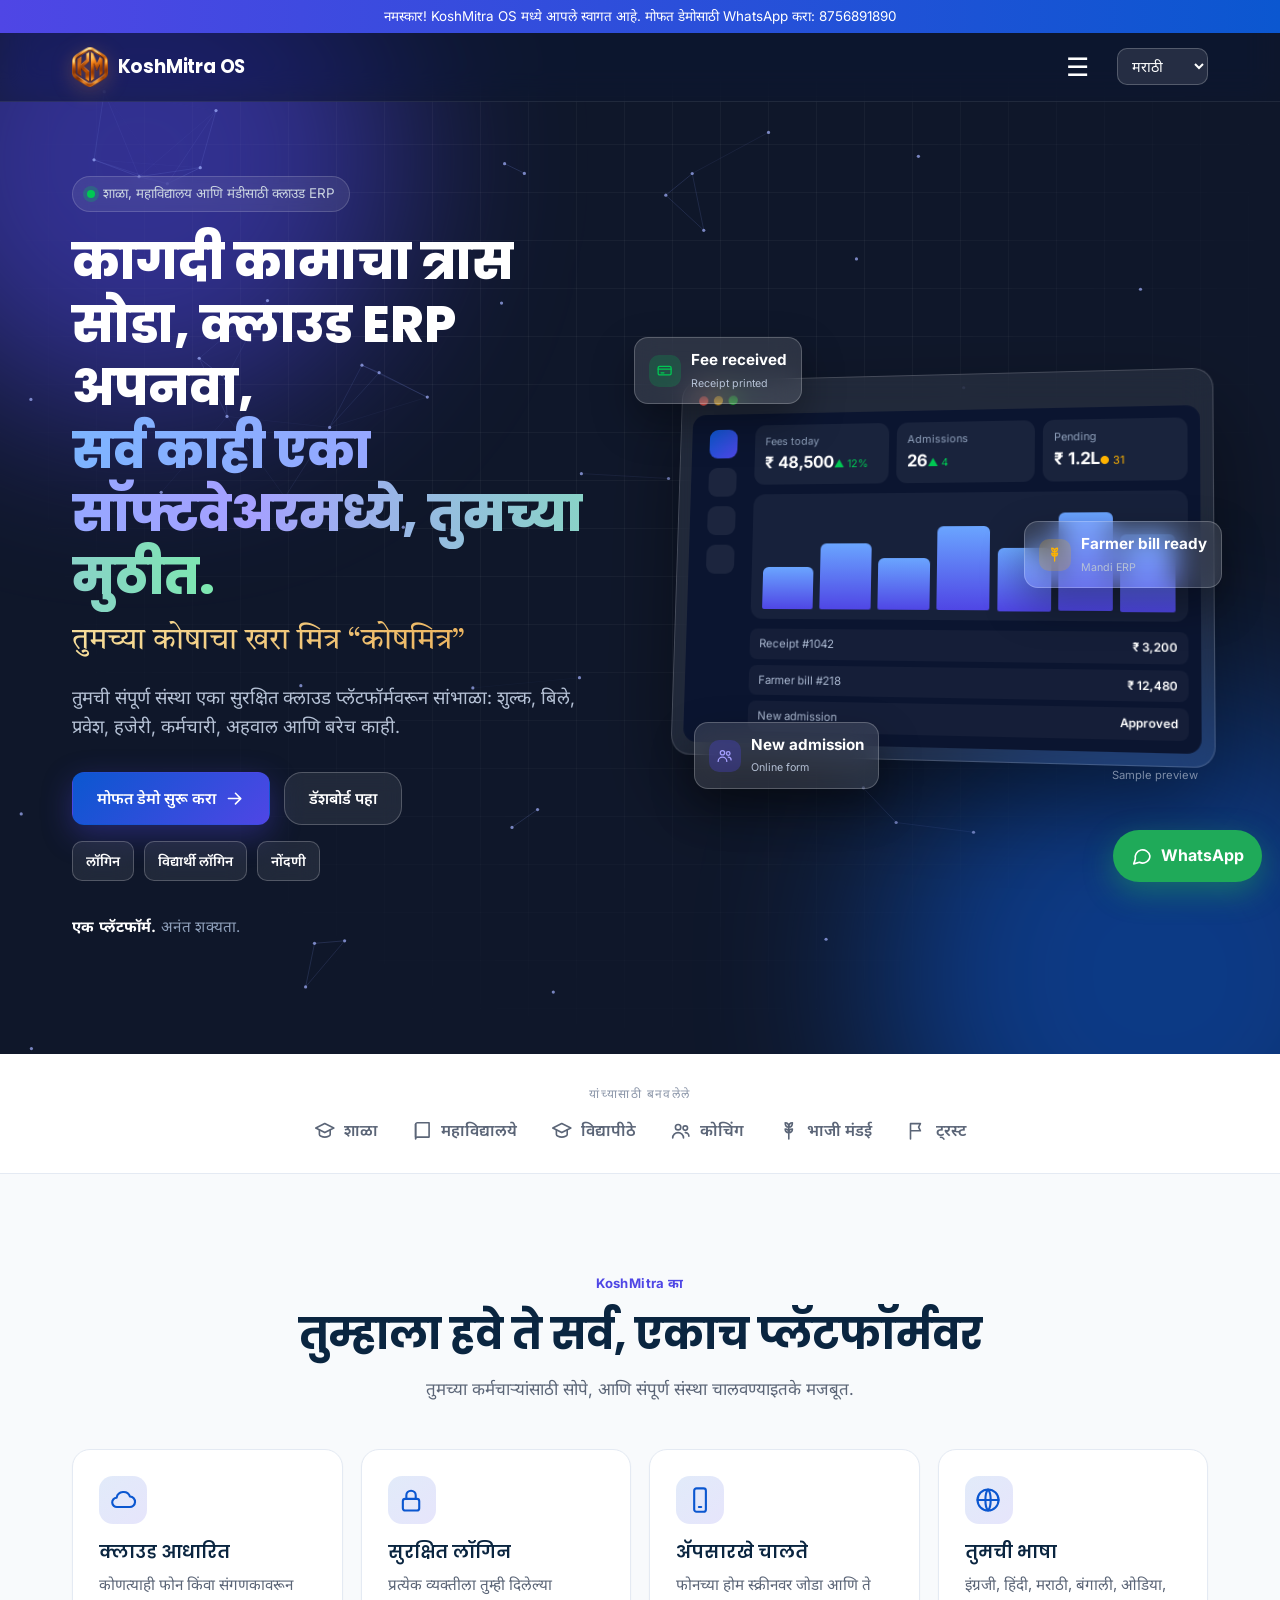
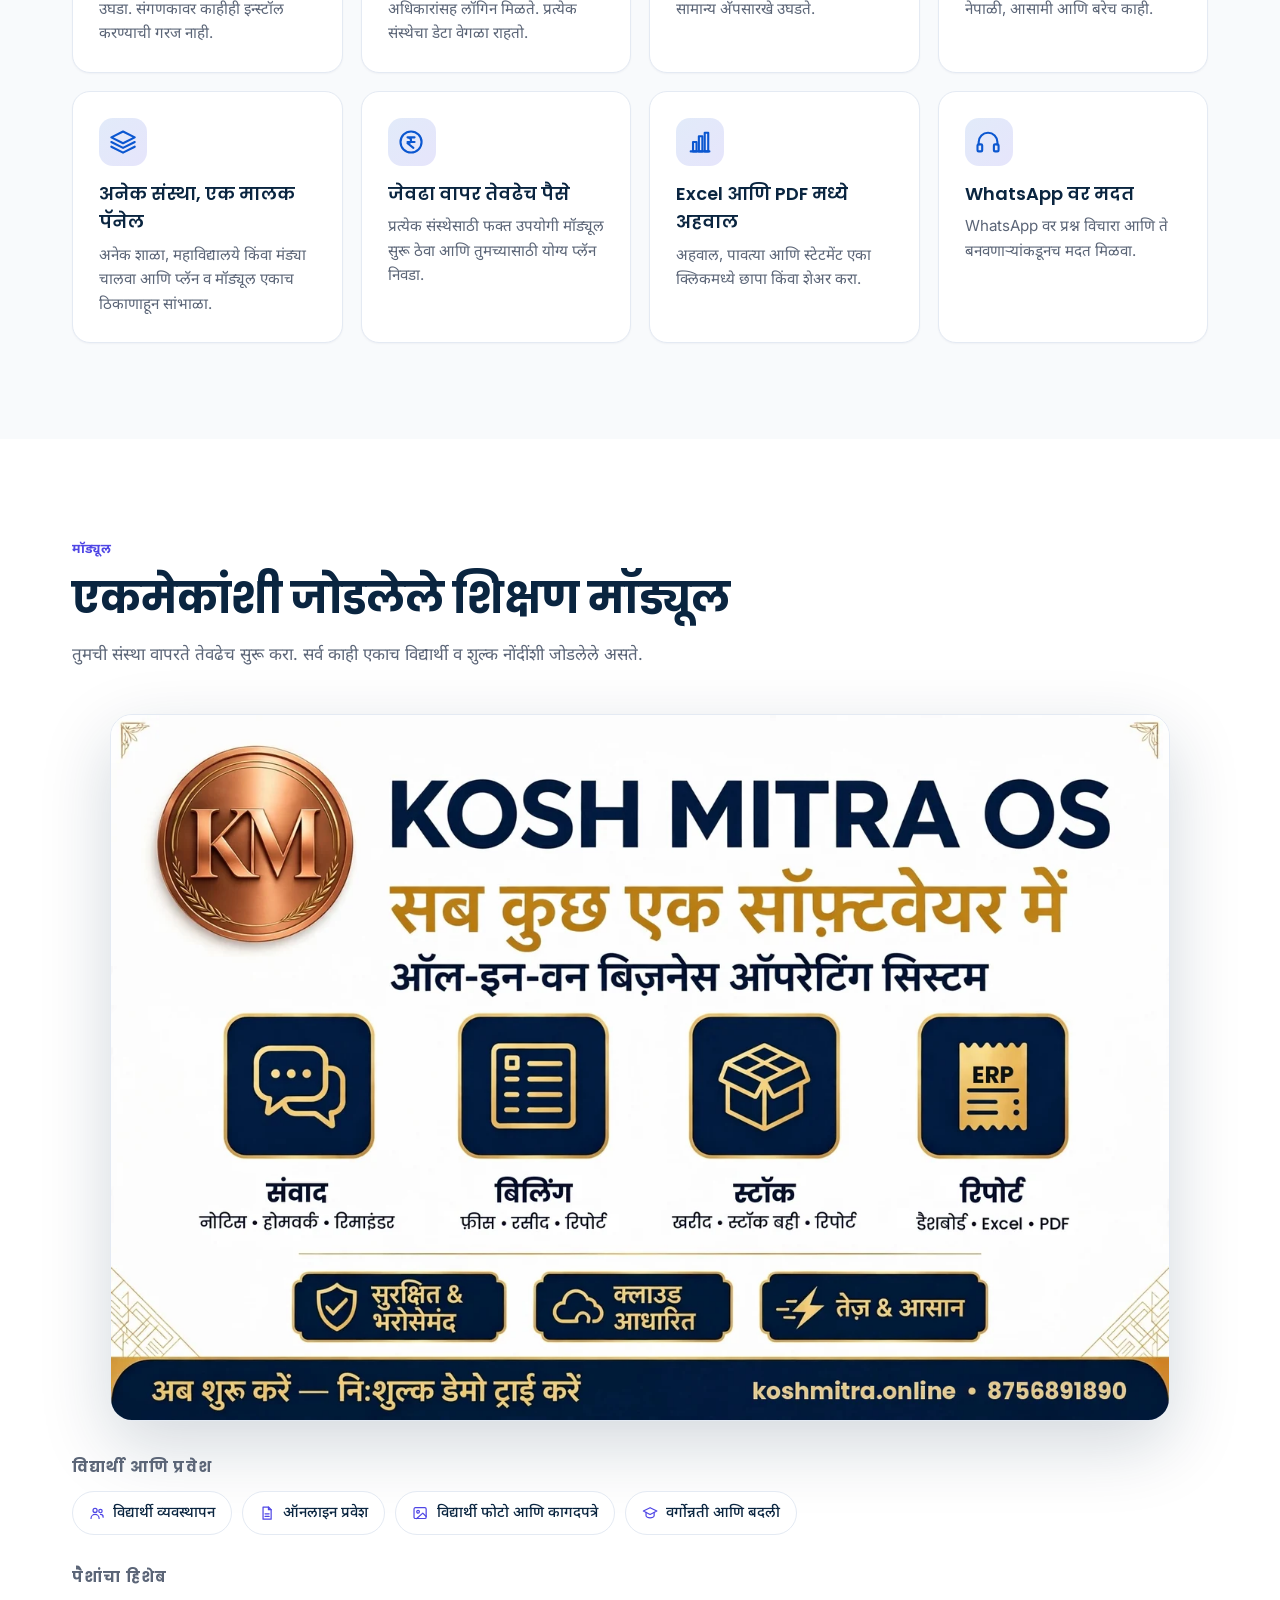
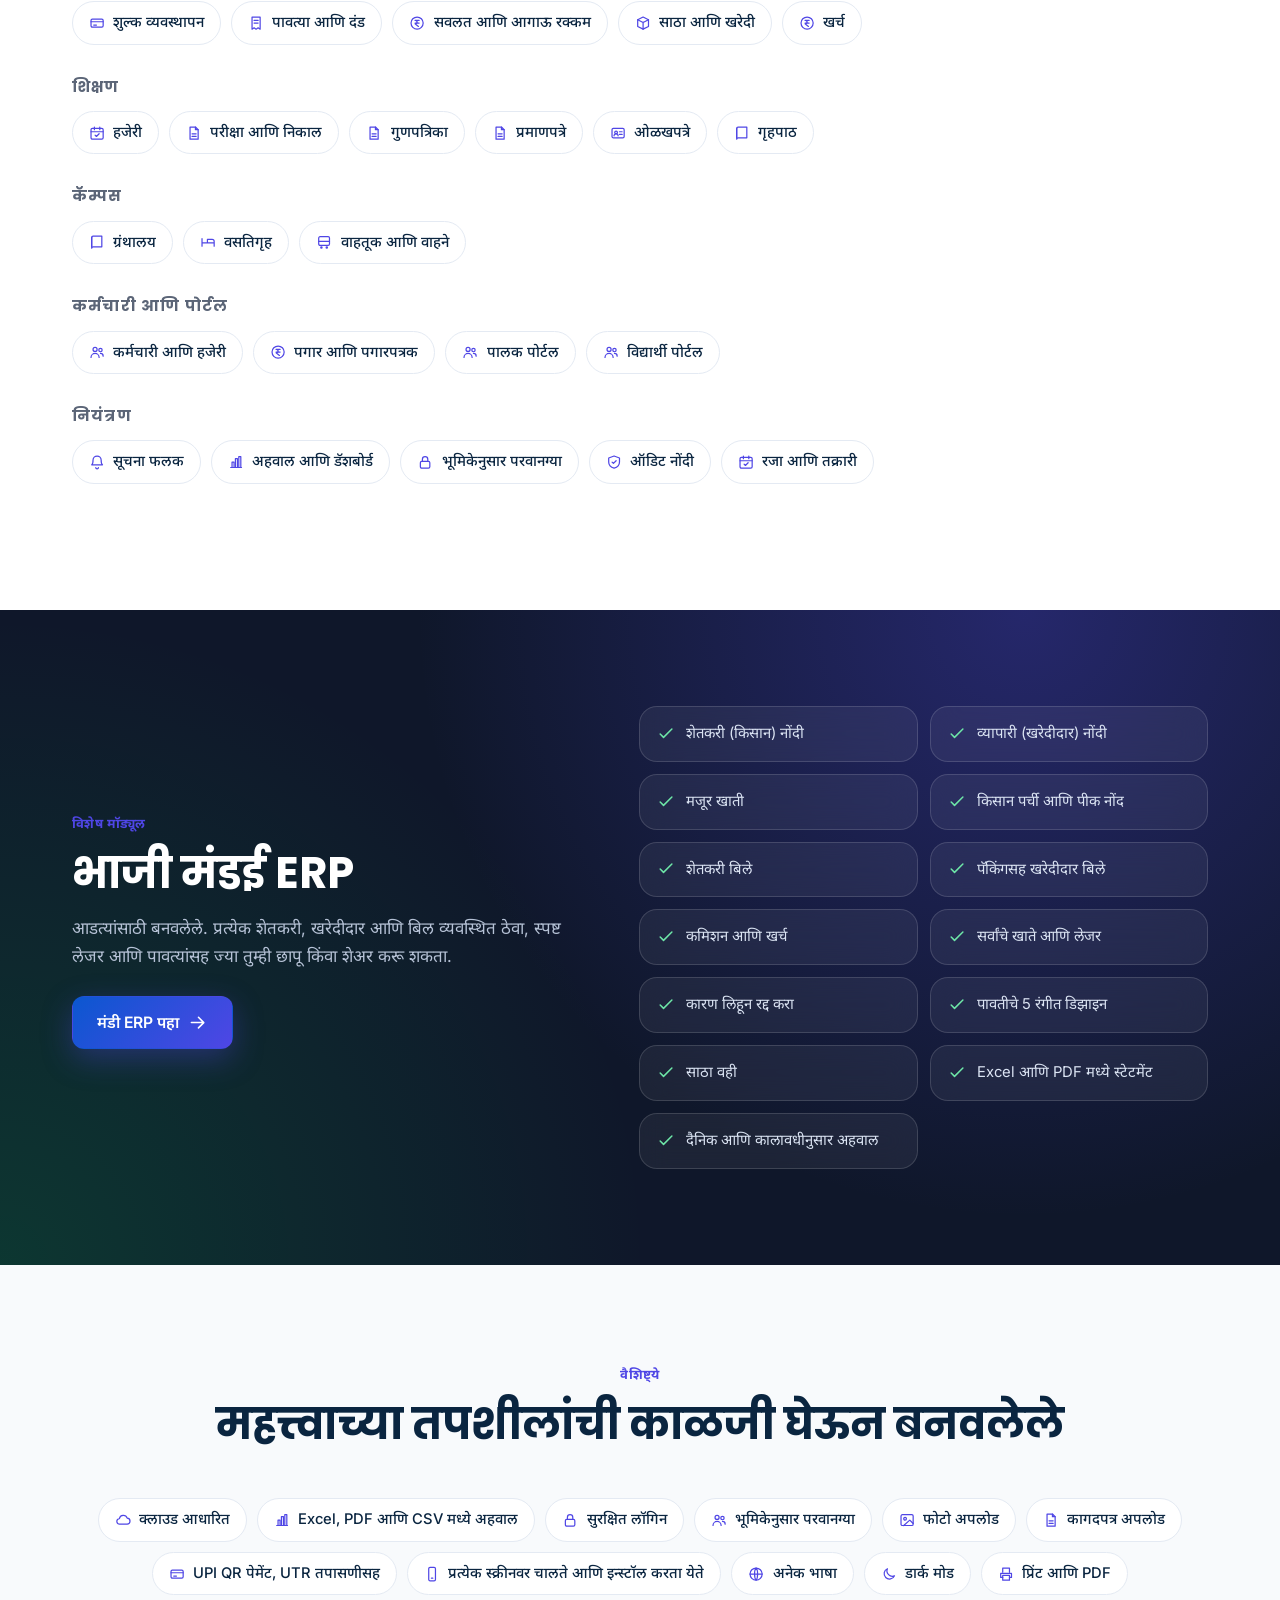
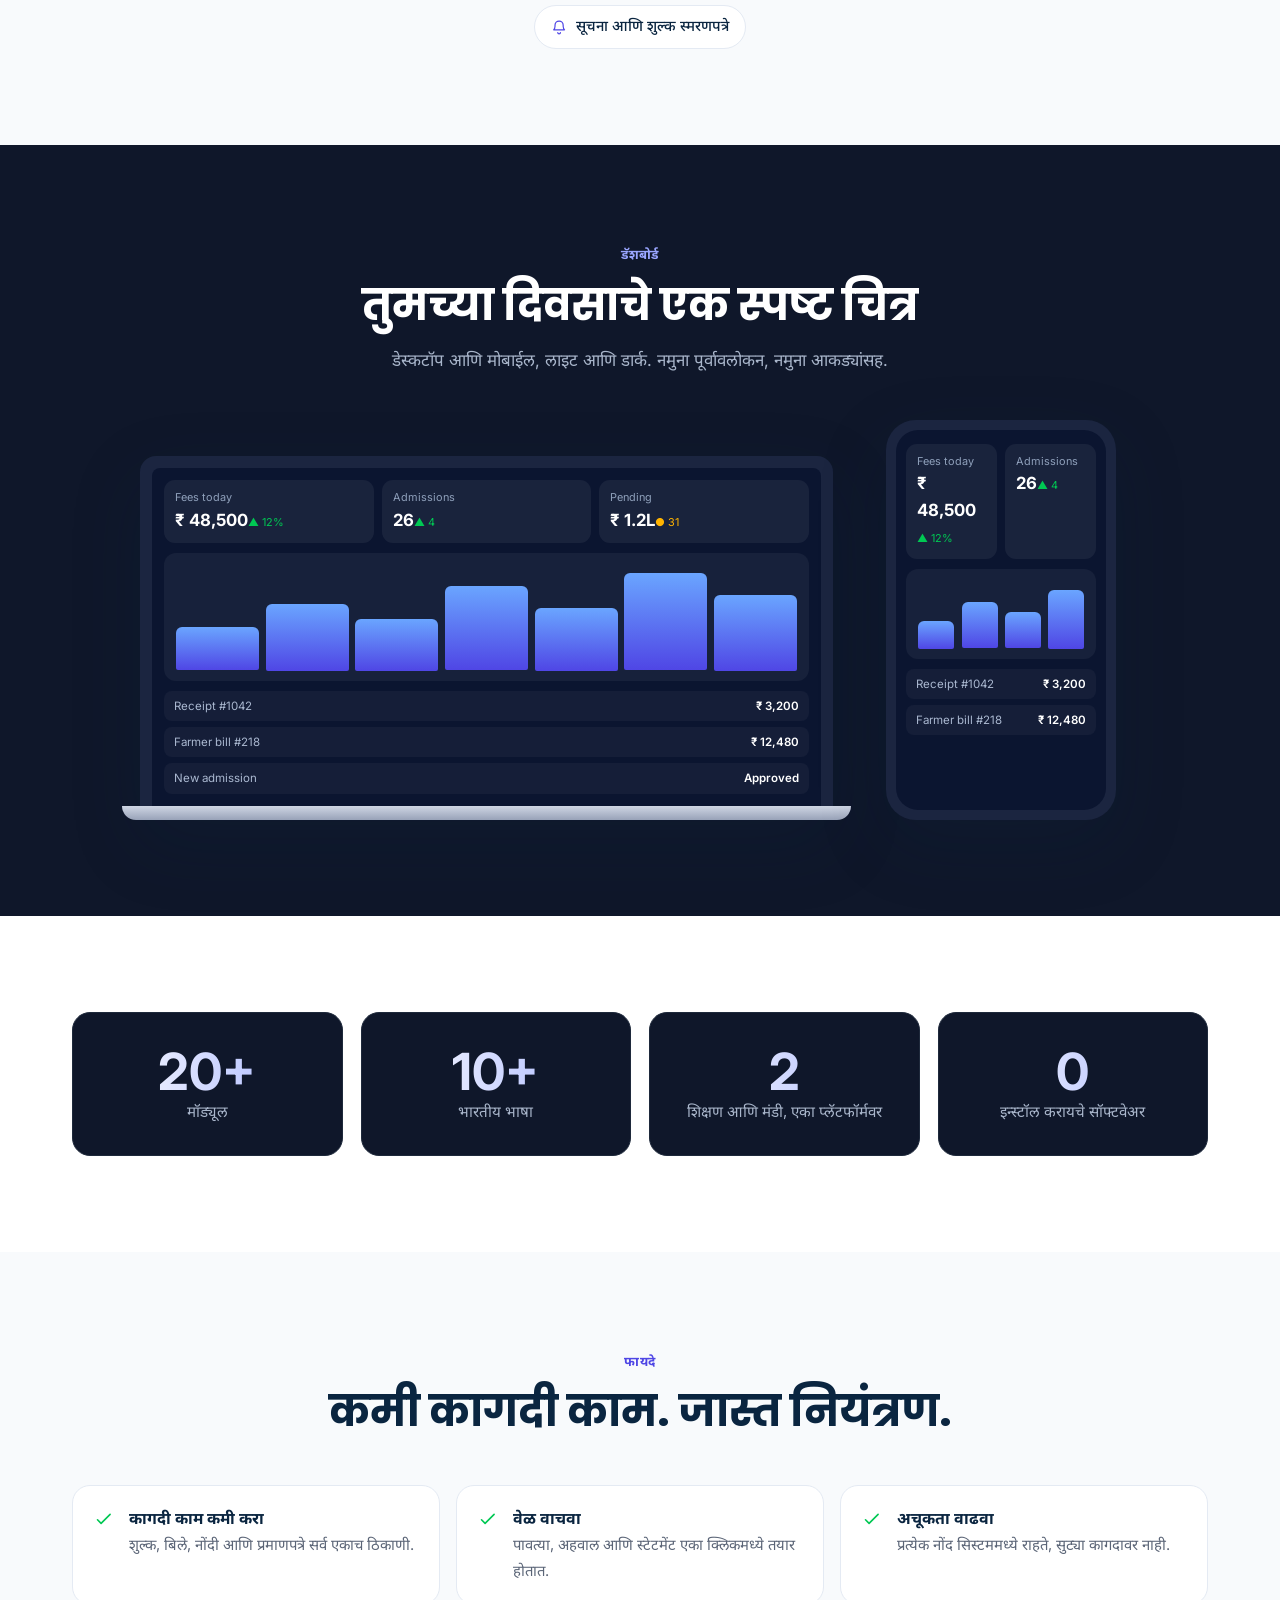
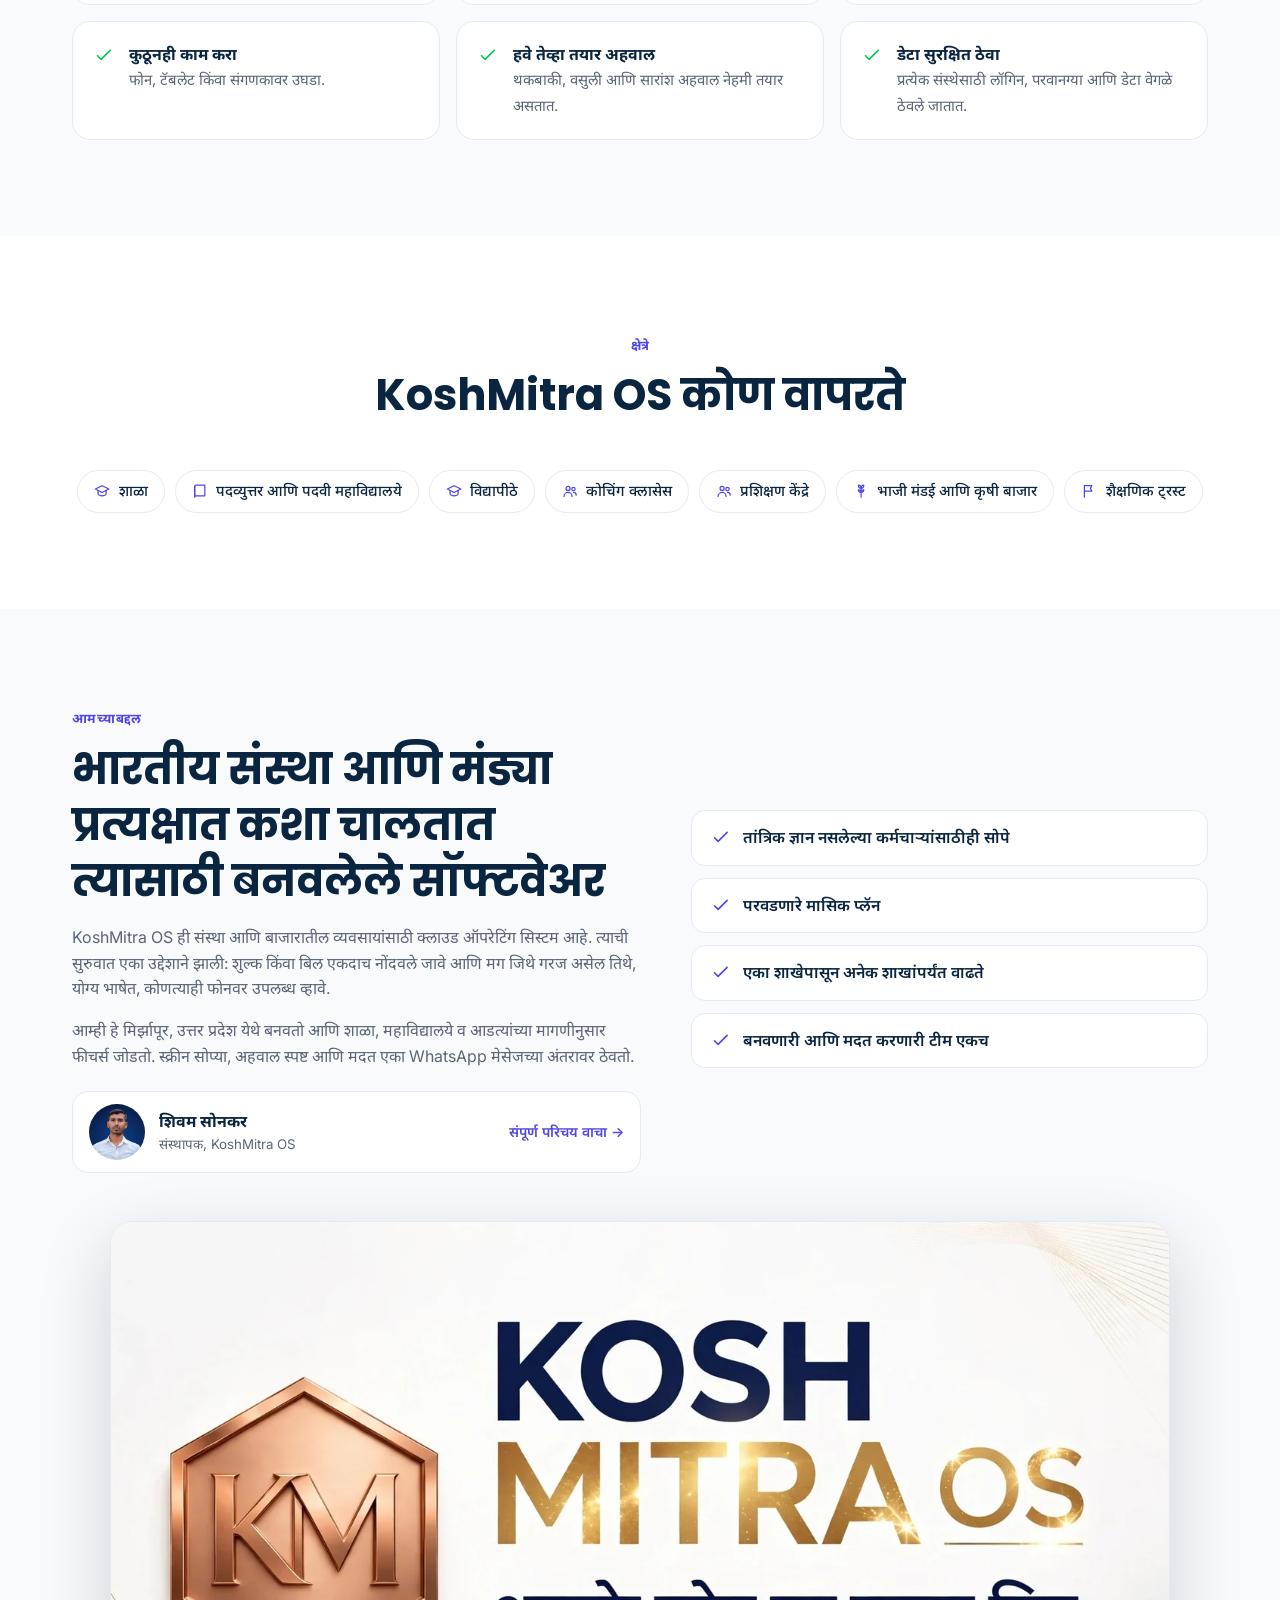
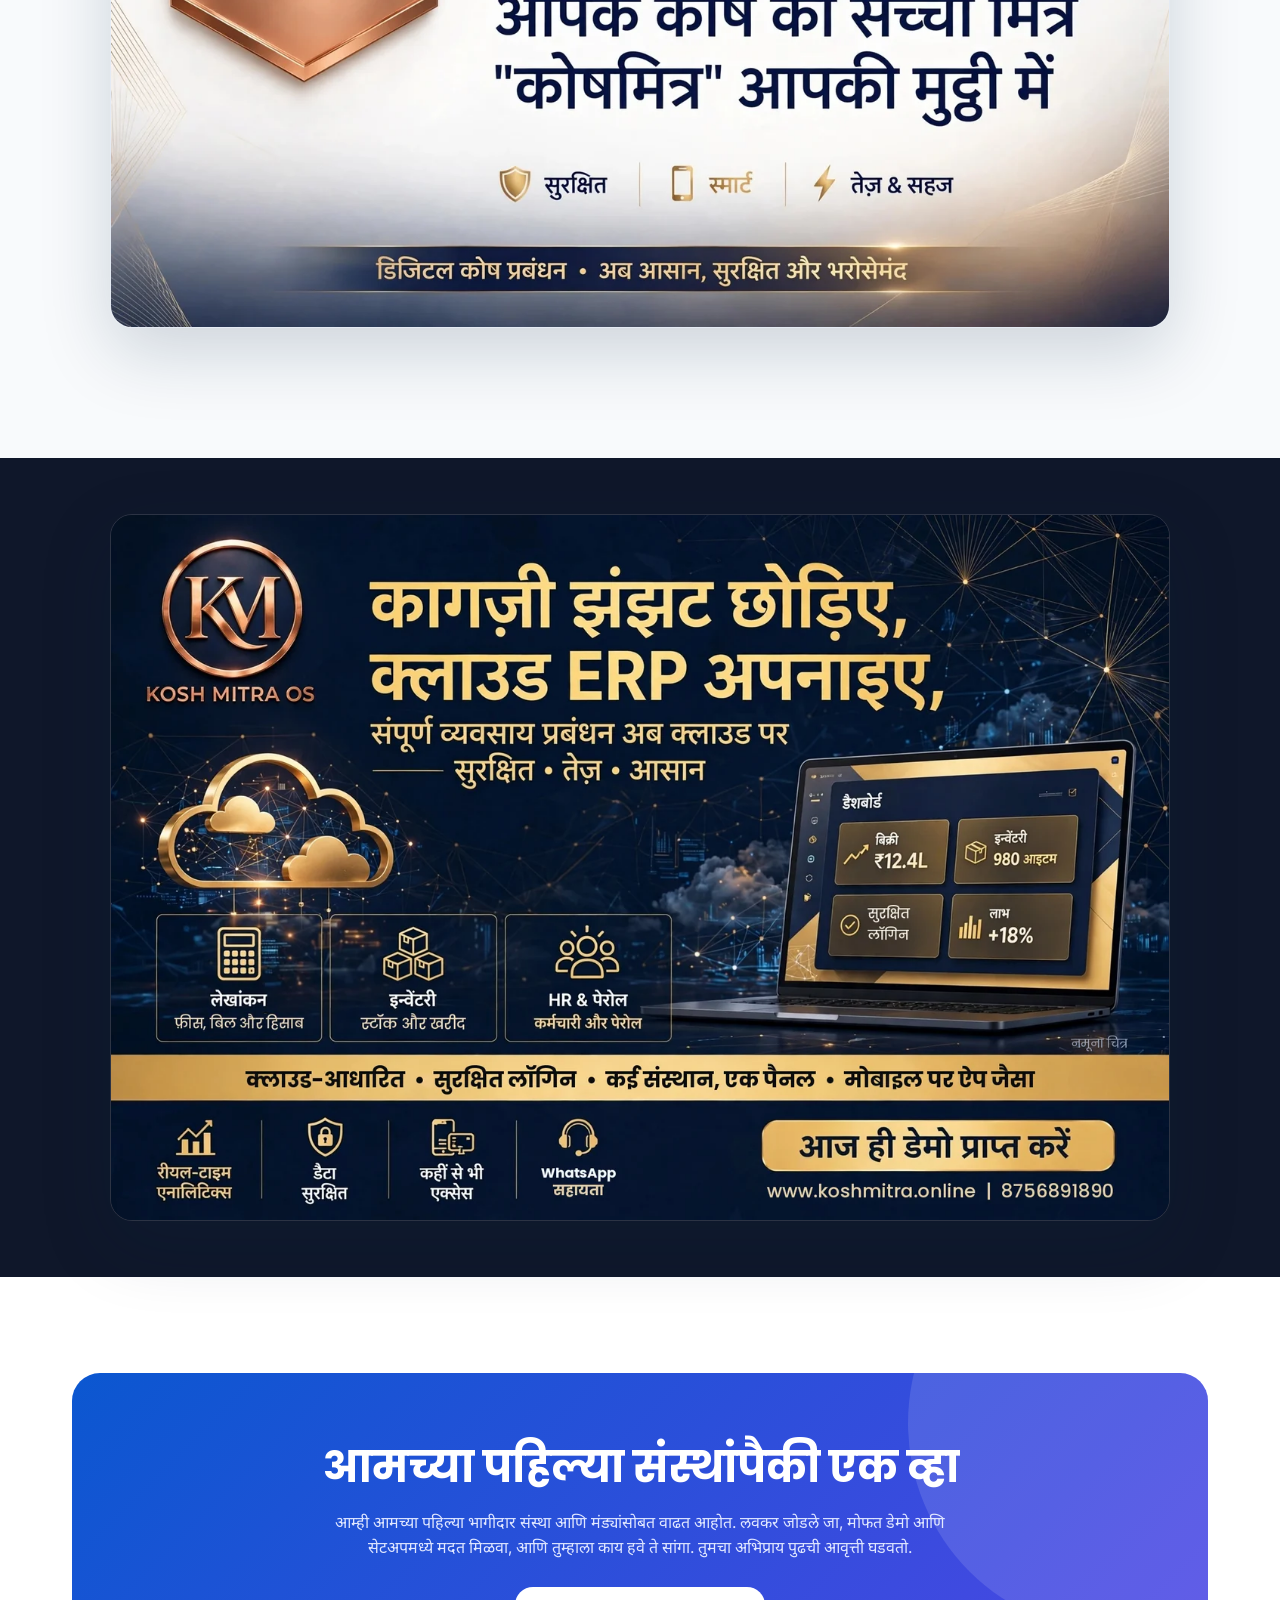
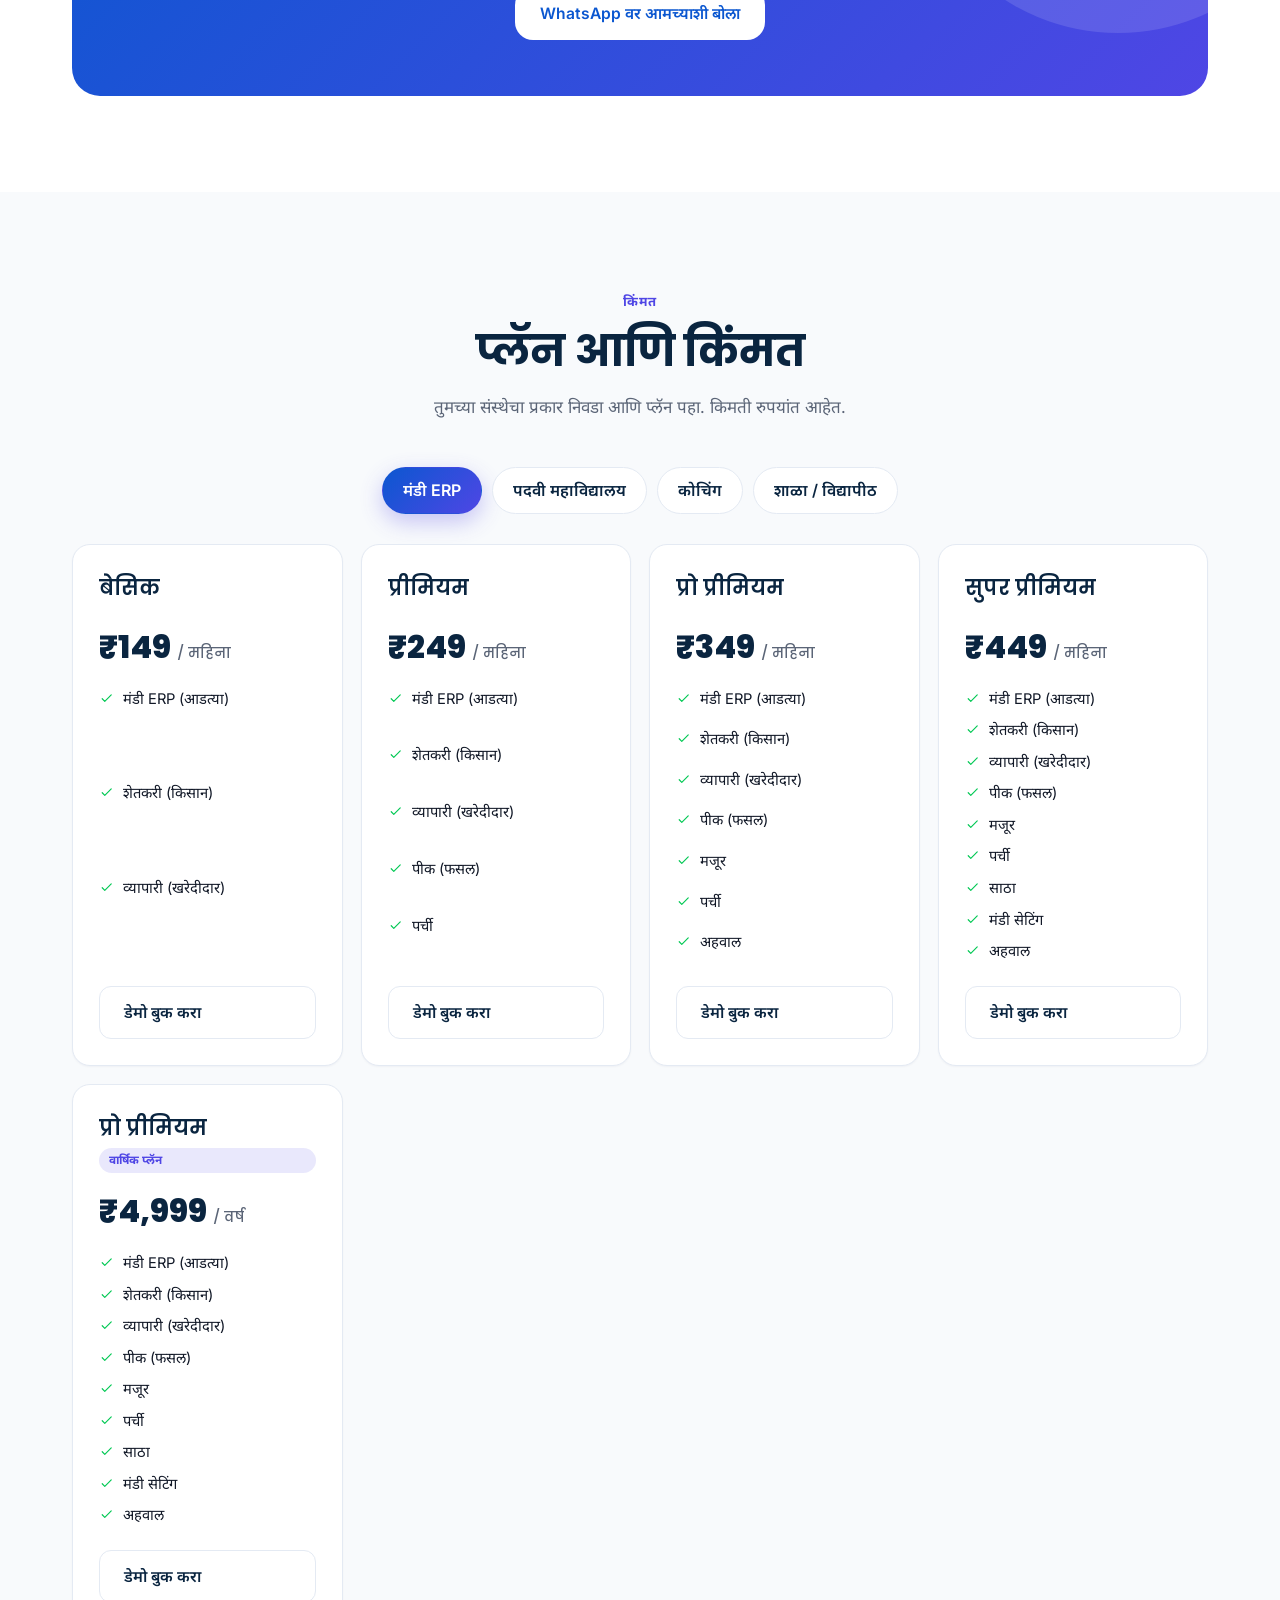
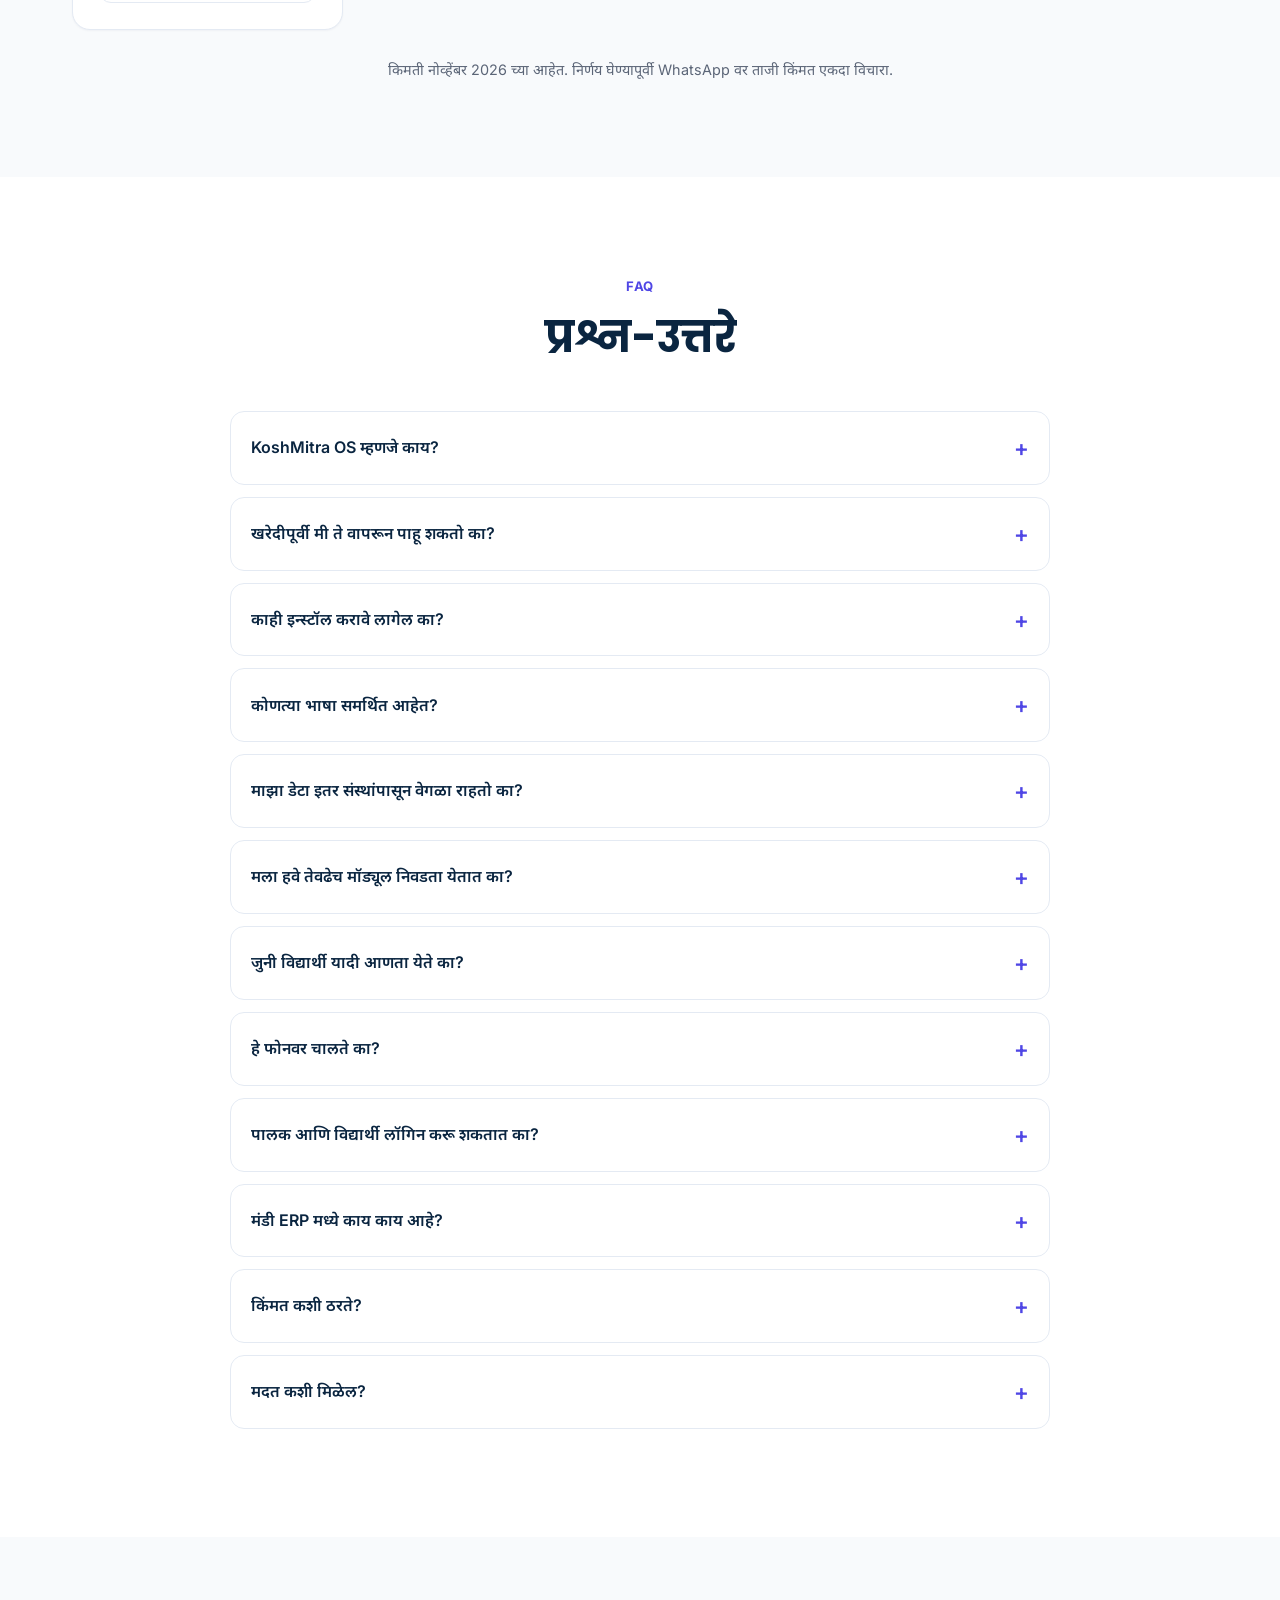
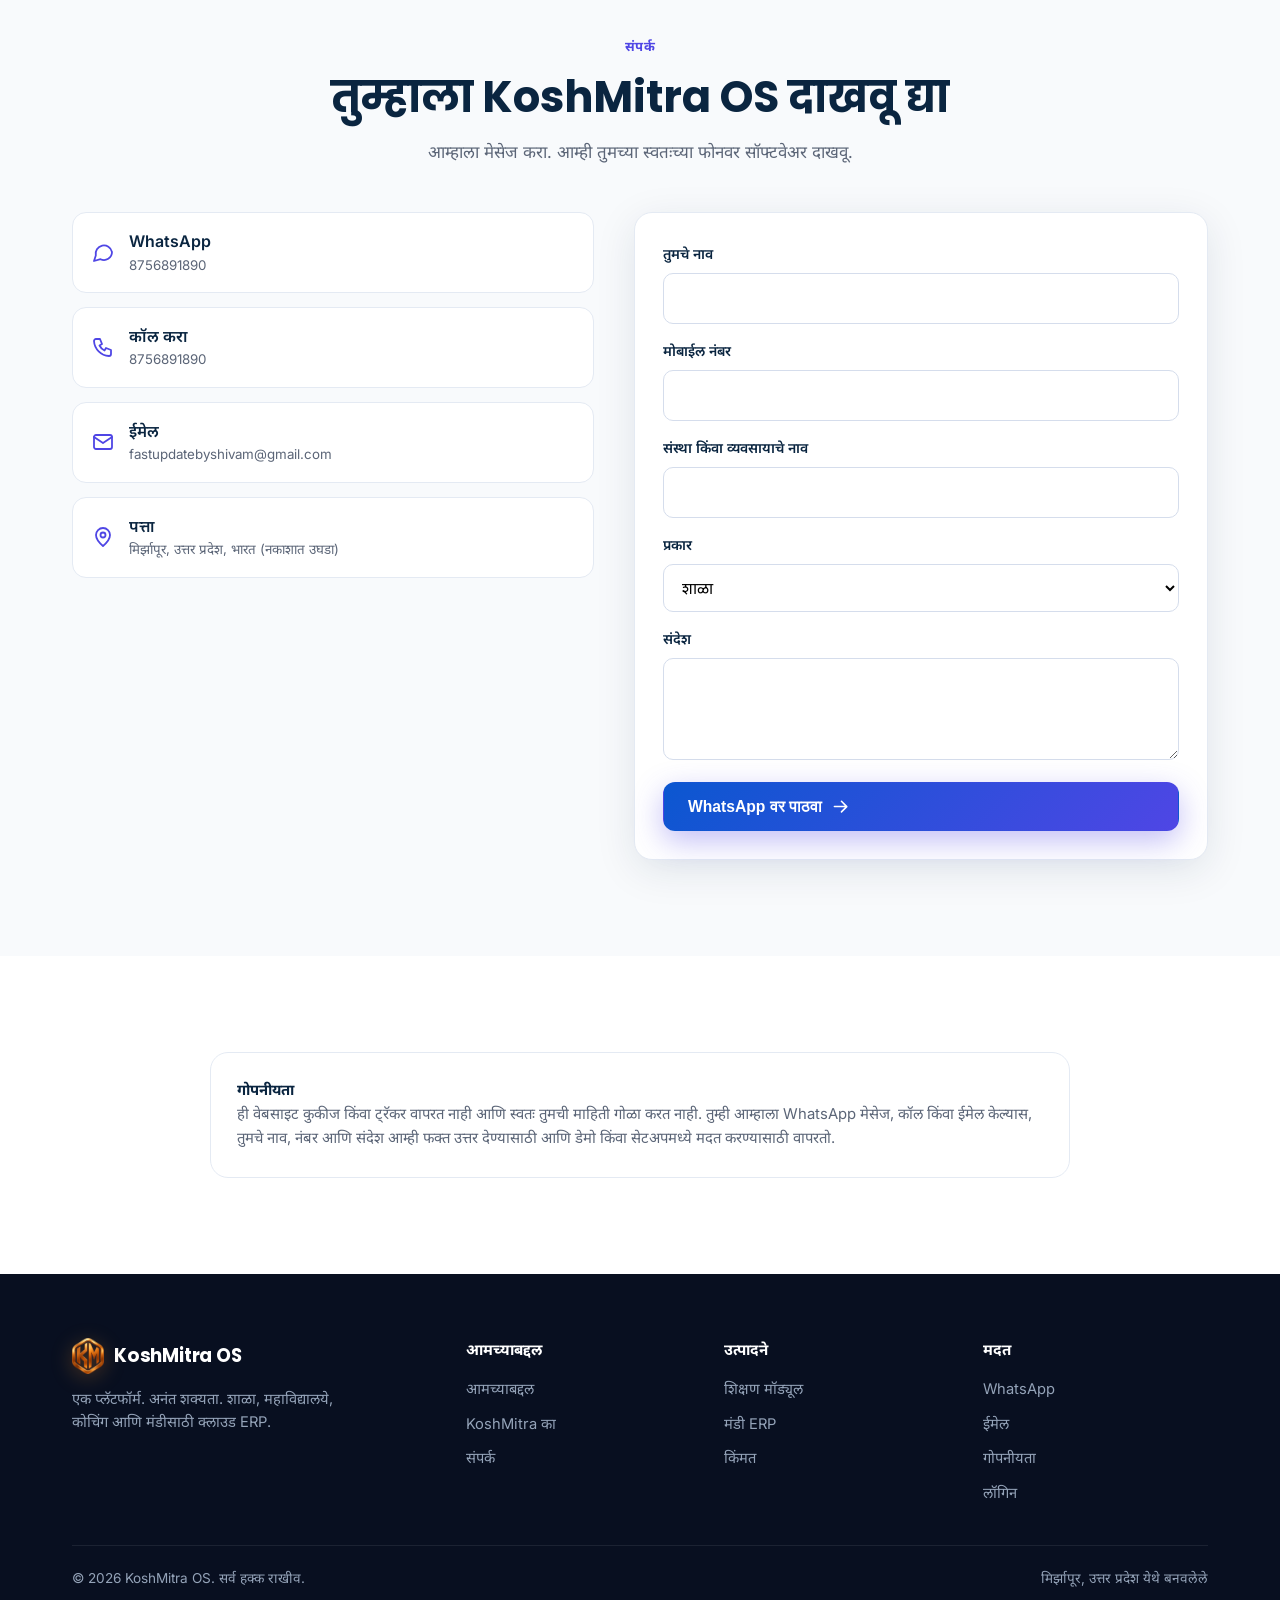
<file: mr/index.html>
<!doctype html>
<html lang="mr">
<head>
<meta charset="utf-8">
<meta name="viewport" content="width=device-width, initial-scale=1">
<title>KoshMitra OS | शाळा, महाविद्यालय, कोचिंग आणि मंडीसाठी क्लाउड ERP</title>
<meta name="description" content="KoshMitra OS शाळा, महाविद्यालये, विद्यापीठे, कोचिंग संस्था आणि भाजी मंडईसाठी क्लाउड ERP आहे. शुल्क, बिले, प्रवेश, हजेरी, अहवाल आणि पालक पोर्टल एकाच प्लॅटफॉर्मवर. मोफत डेमो बुक करा.">
<meta name="theme-color" content="#0F172A">
<link rel="canonical" href="https://koshmitraos.in/mr/">
<meta property="og:url" content="https://koshmitraos.in/mr/">
<!--HL--><link rel="alternate" hreflang="hi" href="https://koshmitraos.in/"><link rel="alternate" hreflang="en" href="https://koshmitraos.in/en/"><link rel="alternate" hreflang="mr" href="https://koshmitraos.in/mr/"><link rel="alternate" hreflang="bn" href="https://koshmitraos.in/bn/"><link rel="alternate" hreflang="x-default" href="https://koshmitraos.in/"><!--/HL-->
<meta property="og:type" content="website">
<meta property="og:title" content="KoshMitra OS | शाळा, महाविद्यालय, कोचिंग आणि मंडीसाठी क्लाउड ERP">
<meta property="og:description" content="KoshMitra OS शाळा, महाविद्यालये, विद्यापीठे, कोचिंग संस्था आणि भाजी मंडईसाठी क्लाउड ERP आहे. शुल्क, बिले, प्रवेश, हजेरी, अहवाल आणि पालक पोर्टल एकाच प्लॅटफॉर्मवर. मोफत डेमो बुक करा.">
<meta property="og:locale" content="mr_IN">
<meta property="og:site_name" content="KoshMitra OS">
<meta property="og:image" content="https://koshmitraos.in/og-image.png">
<meta property="og:image:width" content="1200"><meta property="og:image:height" content="630">
<meta name="twitter:card" content="summary_large_image">
<meta name="twitter:image" content="https://koshmitraos.in/og-image.png">
<link rel="preconnect" href="https://fonts.googleapis.com"><link rel="preconnect" href="https://fonts.gstatic.com" crossorigin>
<link rel="stylesheet" href="https://fonts.googleapis.com/css2?family=Inter:wght@400;500;600;700&family=Poppins:wght@600;700;800&family=Noto+Sans+Devanagari:wght@400;500;600;700&family=Tiro+Devanagari+Hindi&display=swap">
<link rel="icon" href="/favicon.ico" sizes="any"><link rel="icon" type="image/png" sizes="32x32" href="/favicon-32.png"><link rel="icon" type="image/png" sizes="192x192" href="/favicon-192.png"><link rel="apple-touch-icon" href="/apple-touch-icon.png">
<link rel="stylesheet" href="/style.css?v=9">
<script type="application/ld+json">{"@context": "https://schema.org", "@graph": [{"@type": "Organization", "@id": "https://koshmitraos.in/#org", "name": "KoshMitra OS", "url": "https://koshmitraos.in/", "logo": "https://koshmitraos.in/favicon-192.png", "email": "fastupdatebyshivam@gmail.com", "telephone": "+91-8756891890", "address": {"@type": "PostalAddress", "addressLocality": "Mirzapur", "addressRegion": "Uttar Pradesh", "addressCountry": "IN"}, "contactPoint": {"@type": "ContactPoint", "telephone": "+91-8756891890", "contactType": "sales", "availableLanguage": ["English", "Hindi", "Marathi", "Bengali"]}}, {"@type": "WebSite", "@id": "https://koshmitraos.in/#website", "url": "https://koshmitraos.in/", "name": "KoshMitra OS", "inLanguage": "mr", "publisher": {"@id": "https://koshmitraos.in/#org"}}, {"@type": "SoftwareApplication", "name": "KoshMitra OS", "url": "https://koshmitraos.in/", "image": "https://koshmitraos.in/og-image.png", "applicationCategory": "BusinessApplication", "operatingSystem": "Web", "description": "Cloud ERP for schools, colleges, universities, coaching institutes and mandi (commission agent) business.", "publisher": {"@id": "https://koshmitraos.in/#org"}}, {"@type": "FAQPage", "mainEntity": [{"@type": "Question", "name": "KoshMitra OS म्हणजे काय?", "acceptedAnswer": {"@type": "Answer", "text": "KoshMitra OS हे एक क्लाउड ERP आहे. शाळा, महाविद्यालये, विद्यापीठे, कोचिंग क्लासेस आणि मंडी (आडत्या) व्यवसायासाठी एकच सॉफ्टवेअर: शुल्क, बिले, प्रवेश, हजेरी, अहवाल आणि बरेच काही."}}, {"@type": "Question", "name": "खरेदीपूर्वी मी ते वापरून पाहू शकतो का?", "acceptedAnswer": {"@type": "Answer", "text": "हो. WhatsApp वर मोफत डेमो मागा, आम्ही तुमच्या फोनवरच सॉफ्टवेअर दाखवू."}}, {"@type": "Question", "name": "काही इन्स्टॉल करावे लागेल का?", "acceptedAnswer": {"@type": "Answer", "text": "नाही. ते तुमच्या ब्राउझरमध्ये चालते. फोनवर ते होम स्क्रीनवर जोडता येते आणि अ‍ॅपसारखे उघडते."}}, {"@type": "Question", "name": "कोणत्या भाषा समर्थित आहेत?", "acceptedAnswer": {"@type": "Answer", "text": "इंग्रजी, हिंदी, मराठी, बंगाली, ओडिया, नेपाळी, आसामी, मैथिली, मणिपुरी, काश्मिरी आणि संस्कृत."}}, {"@type": "Question", "name": "माझा डेटा इतर संस्थांपासून वेगळा राहतो का?", "acceptedAnswer": {"@type": "Answer", "text": "हो. प्रत्येक संस्था स्वतःच्या स्वतंत्र खात्यात काम करते आणि प्रत्येक व्यक्ती तुम्ही परवानगी दिलेली पानेच उघडू शकते."}}, {"@type": "Question", "name": "मला हवे तेवढेच मॉड्यूल निवडता येतात का?", "acceptedAnswer": {"@type": "Answer", "text": "हो. प्रत्येक संस्थेसाठी मॉड्यूल सुरू किंवा बंद करता येतात, त्यामुळे तुम्ही फक्त गरजेचेच वापरता."}}, {"@type": "Question", "name": "जुनी विद्यार्थी यादी आणता येते का?", "acceptedAnswer": {"@type": "Answer", "text": "विद्यार्थ्यांची यादी फोटोसह Excel फाईलमधून इम्पोर्ट करता येते. तुमची परिस्थिती आम्हाला सांगा, आम्ही मार्गदर्शन करू."}}, {"@type": "Question", "name": "हे फोनवर चालते का?", "acceptedAnswer": {"@type": "Answer", "text": "हो. पाने फोन आणि संगणक दोन्हींसाठी बनवली आहेत आणि पालक व विद्यार्थी त्यांचे पोर्टल फोनवरून वापरू शकतात."}}, {"@type": "Question", "name": "पालक आणि विद्यार्थी लॉगिन करू शकतात का?", "acceptedAnswer": {"@type": "Answer", "text": "हो. शुल्क, सूचना आणि गृहपाठासाठी पालक पोर्टल आणि विद्यार्थी पोर्टल आहे."}}, {"@type": "Question", "name": "मंडी ERP मध्ये काय काय आहे?", "acceptedAnswer": {"@type": "Answer", "text": "आडत्यासाठी शेतकरी व खरेदीदार नोंदी, किसान पर्ची, शेतकरी व खरेदीदार बिले, पॅकिंग, लेजर, साठा, स्टेटमेंट आणि अहवाल."}}, {"@type": "Question", "name": "किंमत कशी ठरते?", "acceptedAnswer": {"@type": "Answer", "text": "प्लॅन महिन्याप्रमाणे आहेत (मंडीसाठी वार्षिक प्लॅनही आहे). किंमत संस्थेचा प्रकार आणि प्लॅनवर अवलंबून आहे; सर्व वर 'किंमत' विभागात दिले आहे."}}, {"@type": "Question", "name": "मदत कशी मिळेल?", "acceptedAnswer": {"@type": "Answer", "text": "आम्हाला WhatsApp वर मेसेज करा किंवा ईमेल लिहा. आम्ही उत्तर देऊन सेटअपमध्ये मदत करू."}}]}]}</script>
</head>
<body>
<a class="sr" href="#main">Skip to content</a>
<div id="glow" aria-hidden="true"></div>
<header class="nav"><div class="welcome"><div class="wrap">नमस्कार! KoshMitra OS मध्ये आपले स्वागत आहे. मोफत डेमोसाठी WhatsApp करा: 8756891890</div></div><div class="wrap in">
  <a class="logo" href="#top" aria-label="KoshMitra OS home"><img src="/logo-mark.png" width="36" height="41" alt="">KoshMitra OS</a>
  <button class="burger" aria-label="Open menu" aria-expanded="false">&#9776;</button>
  <ul class="menu">
    <li class="home"><a href="#top">मुख्यपृष्ठ</a></li><li><a href="#features">वैशिष्ट्ये</a></li><li><a href="#solutions">सोल्यूशन्स</a></li><li><a href="#modules">मॉड्यूल</a></li><li><a href="#pricing">किंमत</a></li><li><a href="/mr/about.html">आमच्याबद्दल</a></li><li><a href="#contact">संपर्क</a></li>
    <li class="mo"><a class="btn line sm" href="https://app.koshmitraos.in/login">लॉगिन</a></li><li class="mo"><a class="btn line sm" href="https://app.koshmitraos.in/student-login">विद्यार्थी लॉगिन</a></li><li class="mo"><a class="btn pri sm" href="https://app.koshmitraos.in/register">नोंदणी</a></li><li class="mo"><a class="btn glass sm" href="https://wa.me/918756891890?text=Hello%2C%20I%20want%20a%20free%20demo%20of%20KoshMitra%20OS">डेमो बुक करा</a></li>
  </ul>
  <div class="cta"><select id="lang" class="langsel" aria-label="Language"><option value="hi">हिन्दी</option><option value="en">English</option><option value="mr" selected>मराठी</option><option value="bn">বাংলা</option></select><a class="btn line sm" href="https://app.koshmitraos.in/student-login">विद्यार्थी लॉगिन</a><a class="btn line sm" href="https://app.koshmitraos.in/login">लॉगिन</a><a class="btn pri sm" href="https://app.koshmitraos.in/register">नोंदणी</a></div>
</div></header>

<main id="main">
<section class="hero" id="top">
  <canvas id="fx" aria-hidden="true"></canvas><div class="grid-bg"></div>
  <div class="wrap cols">
    <div>
      <span class="pill"><b></b>शाळा, महाविद्यालय आणि मंडीसाठी क्लाउड ERP</span>
      <h1>कागदी कामाचा त्रास सोडा, क्लाउड ERP अपनवा,<br><span class="grad">सर्व काही एका सॉफ्टवेअरमध्ये, तुमच्या मुठीत.</span></h1>
      <p class="slogan">तुमच्या कोषाचा खरा मित्र “कोषमित्र”</p>
      <p class="sub">तुमची संपूर्ण संस्था एका सुरक्षित क्लाउड प्लॅटफॉर्मवरून सांभाळा: शुल्क, बिले, प्रवेश, हजेरी, कर्मचारी, अहवाल आणि बरेच काही.</p>
      <div class="btns"><a class="btn pri" href="https://wa.me/918756891890?text=Hello%2C%20I%20want%20a%20free%20demo%20of%20KoshMitra%20OS">मोफत डेमो सुरू करा <svg class="ic" viewBox="0 0 24 24" aria-hidden="true"><path d="M5 12h14M13 6l6 6-6 6"/></svg></a><a class="btn glass" href="#showcase">डॅशबोर्ड पहा</a></div>
      <div class="quick"><a class="btn glass sm" href="https://app.koshmitraos.in/login">लॉगिन</a><a class="btn glass sm" href="https://app.koshmitraos.in/student-login">विद्यार्थी लॉगिन</a><a class="btn glass sm" href="https://app.koshmitraos.in/register">नोंदणी</a></div>
      <p class="tag"><b>एक प्लॅटफॉर्म.</b> अनंत शक्यता.</p>
    </div>
    <div class="stage" aria-hidden="true">
      <div class="dash"><div class="bar"><i></i><i></i><i></i></div>
        <div class="body"><div class="side"><span></span><span></span><span></span><span></span></div><div><div class="kpis"><div class="kpi"><small>Fees today</small><b>₹ 48,500</b><em>▲ 12%</em></div><div class="kpi"><small>Admissions</small><b>26</b><em>▲ 4</em></div><div class="kpi"><small>Pending</small><b>₹ 1.2L</b><em style="color:#FFB300">● 31</em></div></div><div class="chart"><i style="--h:40%"></i><i style="--h:62%"></i><i style="--h:48%"></i><i style="--h:78%"></i><i style="--h:58%"></i><i style="--h:90%"></i><i style="--h:70%"></i></div><div class="rows"><div><span>Receipt #1042</span><b>₹ 3,200</b></div><div><span>Farmer bill #218</span><b>₹ 12,480</b></div><div><span>New admission</span><b>Approved</b></div></div></div></div></div>
      <div class="float f1"><span class="dot"><svg class="ic" viewBox="0 0 24 24" aria-hidden="true"><rect x="3" y="6" width="18" height="12" rx="2"/><path d="M3 10h18M7 15h4"/></svg></span><span><b>Fee received</b><small>Receipt printed</small></span></div>
      <div class="float f2"><span class="dot"><svg class="ic" viewBox="0 0 24 24" aria-hidden="true"><path d="M12 21V8M12 8c-3 0-4-2-4-5 3 0 4 2 4 5zM12 8c3 0 4-2 4-5-3 0-4 2-4 5zM12 14c-3 0-4-2-4-4 3 0 4 2 4 4zM12 14c3 0 4-2 4-4-3 0-4 2-4 4z"/></svg></span><span><b>Farmer bill ready</b><small>Mandi ERP</small></span></div>
      <div class="float f3"><span class="dot"><svg class="ic" viewBox="0 0 24 24" aria-hidden="true"><circle cx="9" cy="8" r="3"/><path d="M3 20c0-3.3 2.7-6 6-6s6 2.7 6 6"/><circle cx="17" cy="9" r="2.5"/><path d="M17 14c2.2 0 4 1.8 4 4"/></svg></span><span><b>New admission</b><small>Online form</small></span></div>
      <span class="note">Sample preview</span>
    </div>
  </div>
</section>

<div class="strip"><div class="wrap"><small>यांच्यासाठी बनवलेले</small><div class="row">
  <span><svg class="ic" viewBox="0 0 24 24" aria-hidden="true"><path d="M2 9l10-5 10 5-10 5z"/><path d="M6 11v5c0 1.5 3 3 6 3s6-1.5 6-3v-5"/></svg>शाळा</span><span><svg class="ic" viewBox="0 0 24 24" aria-hidden="true"><path d="M4 5a2 2 0 0 1 2-2h13v16H6a2 2 0 0 0-2 2z"/><path d="M4 19V5"/></svg>महाविद्यालये</span><span><svg class="ic" viewBox="0 0 24 24" aria-hidden="true"><path d="M2 9l10-5 10 5-10 5z"/><path d="M6 11v5c0 1.5 3 3 6 3s6-1.5 6-3v-5"/></svg>विद्यापीठे</span><span><svg class="ic" viewBox="0 0 24 24" aria-hidden="true"><circle cx="9" cy="8" r="3"/><path d="M3 20c0-3.3 2.7-6 6-6s6 2.7 6 6"/><circle cx="17" cy="9" r="2.5"/><path d="M17 14c2.2 0 4 1.8 4 4"/></svg>कोचिंग</span><span><svg class="ic" viewBox="0 0 24 24" aria-hidden="true"><path d="M12 21V8M12 8c-3 0-4-2-4-5 3 0 4 2 4 5zM12 8c3 0 4-2 4-5-3 0-4 2-4 5zM12 14c-3 0-4-2-4-4 3 0 4 2 4 4zM12 14c3 0 4-2 4-4-3 0-4 2-4 4z"/></svg>भाजी मंडई</span><span><svg class="ic" viewBox="0 0 24 24" aria-hidden="true"><path d="M5 21V4M5 4h11l-2 4 2 4H5"/></svg>ट्रस्ट</span>
</div></div></div>

<section id="features" class="alt"><div class="wrap">
  <div class="head center rv"><span class="eyebrow">KoshMitra का</span><h2>तुम्हाला हवे ते सर्व, एकाच प्लॅटफॉर्मवर</h2><p class="lead">तुमच्या कर्मचाऱ्यांसाठी सोपे, आणि संपूर्ण संस्था चालवण्याइतके मजबूत.</p></div>
  <div class="grid g4"><div class="card rv d1"><div class="badge"><svg class="ic" viewBox="0 0 24 24" aria-hidden="true"><path d="M7 18a4 4 0 0 1-.5-8A6 6 0 0 1 18 9a4.5 4.5 0 0 1-.5 9z"/></svg></div><h3>क्लाउड आधारित</h3><p>कोणत्याही फोन किंवा संगणकावरून उघडा. संगणकावर काहीही इन्स्टॉल करण्याची गरज नाही.</p></div><div class="card rv d2"><div class="badge"><svg class="ic" viewBox="0 0 24 24" aria-hidden="true"><rect x="5" y="11" width="14" height="10" rx="2"/><path d="M8 11V8a4 4 0 0 1 8 0v3"/></svg></div><h3>सुरक्षित लॉगिन</h3><p>प्रत्येक व्यक्तीला तुम्ही दिलेल्या अधिकारांसह लॉगिन मिळते. प्रत्येक संस्थेचा डेटा वेगळा राहतो.</p></div><div class="card rv d3"><div class="badge"><svg class="ic" viewBox="0 0 24 24" aria-hidden="true"><rect x="7" y="2" width="10" height="20" rx="2"/><path d="M11 18h2"/></svg></div><h3>अ‍ॅपसारखे चालते</h3><p>फोनच्या होम स्क्रीनवर जोडा आणि ते सामान्य अ‍ॅपसारखे उघडते.</p></div><div class="card rv d1"><div class="badge"><svg class="ic" viewBox="0 0 24 24" aria-hidden="true"><circle cx="12" cy="12" r="9"/><path d="M3 12h18M12 3c3 3 3 15 0 18-3-3-3-15 0-18"/></svg></div><h3>तुमची भाषा</h3><p>इंग्रजी, हिंदी, मराठी, बंगाली, ओडिया, नेपाळी, आसामी आणि बरेच काही.</p></div><div class="card rv d2"><div class="badge"><svg class="ic" viewBox="0 0 24 24" aria-hidden="true"><path d="M12 3l10 5-10 5L2 8z"/><path d="M2 12l10 5 10-5M2 16l10 5 10-5"/></svg></div><h3>अनेक संस्था, एक मालक पॅनेल</h3><p>अनेक शाळा, महाविद्यालये किंवा मंड्या चालवा आणि प्लॅन व मॉड्यूल एकाच ठिकाणाहून सांभाळा.</p></div><div class="card rv d3"><div class="badge"><svg class="ic" viewBox="0 0 24 24" aria-hidden="true"><circle cx="12" cy="12" r="9"/><path d="M9 8h6M9 12h6M9 8c4 0 4 5 0 5l5 4"/></svg></div><h3>जेवढा वापर तेवढेच पैसे</h3><p>प्रत्येक संस्थेसाठी फक्त उपयोगी मॉड्यूल सुरू ठेवा आणि तुमच्यासाठी योग्य प्लॅन निवडा.</p></div><div class="card rv d1"><div class="badge"><svg class="ic" viewBox="0 0 24 24" aria-hidden="true"><path d="M4 20h16"/><rect x="6" y="12" width="3" height="8"/><rect x="11" y="7" width="3" height="13"/><rect x="16" y="4" width="3" height="16"/></svg></div><h3>Excel आणि PDF मध्ये अहवाल</h3><p>अहवाल, पावत्या आणि स्टेटमेंट एका क्लिकमध्ये छापा किंवा शेअर करा.</p></div><div class="card rv d2"><div class="badge"><svg class="ic" viewBox="0 0 24 24" aria-hidden="true"><path d="M4 14v-2a8 8 0 0 1 16 0v2"/><rect x="3" y="14" width="4" height="6" rx="1"/><rect x="17" y="14" width="4" height="6" rx="1"/></svg></div><h3>WhatsApp वर मदत</h3><p>WhatsApp वर प्रश्न विचारा आणि ते बनवणाऱ्यांकडूनच मदत मिळवा.</p></div></div>
</div></section>

<section id="modules"><div class="wrap">
  <div class="head rv"><span class="eyebrow">मॉड्यूल</span><h2>एकमेकांशी जोडलेले शिक्षण मॉड्यूल</h2><p class="lead">तुमची संस्था वापरते तेवढेच सुरू करा. सर्व काही एकाच विद्यार्थी व शुल्क नोंदींशी जोडलेले असते.</p></div>
  <figure class="banner rv"><img src="/banner-allinone.webp" width="1400" height="933" loading="lazy" decoding="async" alt="KoshMitra OS: everything in one software. Notices, billing, stock and reports. Secure, cloud based, fast and easy."></figure>
  <div class="mgroup rv"><h3>विद्यार्थी आणि प्रवेश</h3><div class="chips"><span class="chip"><svg class="ic" viewBox="0 0 24 24" aria-hidden="true"><circle cx="9" cy="8" r="3"/><path d="M3 20c0-3.3 2.7-6 6-6s6 2.7 6 6"/><circle cx="17" cy="9" r="2.5"/><path d="M17 14c2.2 0 4 1.8 4 4"/></svg>विद्यार्थी व्यवस्थापन</span><span class="chip"><svg class="ic" viewBox="0 0 24 24" aria-hidden="true"><path d="M6 3h8l4 4v14H6z"/><path d="M14 3v4h4M9 13h6M9 17h6"/></svg>ऑनलाइन प्रवेश</span><span class="chip"><svg class="ic" viewBox="0 0 24 24" aria-hidden="true"><rect x="3" y="4" width="18" height="16" rx="2"/><circle cx="9" cy="10" r="2"/><path d="M21 17l-5-5-9 8"/></svg>विद्यार्थी फोटो आणि कागदपत्रे</span><span class="chip"><svg class="ic" viewBox="0 0 24 24" aria-hidden="true"><path d="M2 9l10-5 10 5-10 5z"/><path d="M6 11v5c0 1.5 3 3 6 3s6-1.5 6-3v-5"/></svg>वर्गोन्नती आणि बदली</span></div></div><div class="mgroup rv"><h3>पैशांचा हिशेब</h3><div class="chips"><span class="chip"><svg class="ic" viewBox="0 0 24 24" aria-hidden="true"><rect x="3" y="6" width="18" height="12" rx="2"/><path d="M3 10h18M7 15h4"/></svg>शुल्क व्यवस्थापन</span><span class="chip"><svg class="ic" viewBox="0 0 24 24" aria-hidden="true"><path d="M6 3h12v18l-3-2-3 2-3-2-3 2z"/><path d="M9 8h6M9 12h6"/></svg>पावत्या आणि दंड</span><span class="chip"><svg class="ic" viewBox="0 0 24 24" aria-hidden="true"><circle cx="12" cy="12" r="9"/><path d="M9 8h6M9 12h6M9 8c4 0 4 5 0 5l5 4"/></svg>सवलत आणि आगाऊ रक्कम</span><span class="chip"><svg class="ic" viewBox="0 0 24 24" aria-hidden="true"><path d="M12 3l8 4v10l-8 4-8-4V7z"/><path d="M4 7l8 4 8-4M12 11v10"/></svg>साठा आणि खरेदी</span><span class="chip"><svg class="ic" viewBox="0 0 24 24" aria-hidden="true"><circle cx="12" cy="12" r="9"/><path d="M9 8h6M9 12h6M9 8c4 0 4 5 0 5l5 4"/></svg>खर्च</span></div></div><div class="mgroup rv"><h3>शिक्षण</h3><div class="chips"><span class="chip"><svg class="ic" viewBox="0 0 24 24" aria-hidden="true"><rect x="3" y="5" width="18" height="16" rx="2"/><path d="M3 10h18M8 3v4M16 3v4M9 15l2 2 4-4"/></svg>हजेरी</span><span class="chip"><svg class="ic" viewBox="0 0 24 24" aria-hidden="true"><path d="M6 3h8l4 4v14H6z"/><path d="M14 3v4h4M9 13h6M9 17h6"/></svg>परीक्षा आणि निकाल</span><span class="chip"><svg class="ic" viewBox="0 0 24 24" aria-hidden="true"><path d="M6 3h8l4 4v14H6z"/><path d="M14 3v4h4M9 13h6M9 17h6"/></svg>गुणपत्रिका</span><span class="chip"><svg class="ic" viewBox="0 0 24 24" aria-hidden="true"><path d="M6 3h8l4 4v14H6z"/><path d="M14 3v4h4M9 13h6M9 17h6"/></svg>प्रमाणपत्रे</span><span class="chip"><svg class="ic" viewBox="0 0 24 24" aria-hidden="true"><rect x="3" y="5" width="18" height="14" rx="2"/><circle cx="9" cy="11" r="2"/><path d="M6 16c0-1.7 1.3-3 3-3s3 1.3 3 3M14 10h4M14 14h4"/></svg>ओळखपत्रे</span><span class="chip"><svg class="ic" viewBox="0 0 24 24" aria-hidden="true"><path d="M4 5a2 2 0 0 1 2-2h13v16H6a2 2 0 0 0-2 2z"/><path d="M4 19V5"/></svg>गृहपाठ</span></div></div><div class="mgroup rv"><h3>कॅम्पस</h3><div class="chips"><span class="chip"><svg class="ic" viewBox="0 0 24 24" aria-hidden="true"><path d="M4 5a2 2 0 0 1 2-2h13v16H6a2 2 0 0 0-2 2z"/><path d="M4 19V5"/></svg>ग्रंथालय</span><span class="chip"><svg class="ic" viewBox="0 0 24 24" aria-hidden="true"><path d="M3 18V7M3 13h18v5M21 13v-2a3 3 0 0 0-3-3h-7v5"/></svg>वसतिगृह</span><span class="chip"><svg class="ic" viewBox="0 0 24 24" aria-hidden="true"><rect x="4" y="4" width="16" height="13" rx="2"/><path d="M4 11h16"/><circle cx="8" cy="20" r="1"/><circle cx="16" cy="20" r="1"/></svg>वाहतूक आणि वाहने</span></div></div><div class="mgroup rv"><h3>कर्मचारी आणि पोर्टल</h3><div class="chips"><span class="chip"><svg class="ic" viewBox="0 0 24 24" aria-hidden="true"><circle cx="9" cy="8" r="3"/><path d="M3 20c0-3.3 2.7-6 6-6s6 2.7 6 6"/><circle cx="17" cy="9" r="2.5"/><path d="M17 14c2.2 0 4 1.8 4 4"/></svg>कर्मचारी आणि हजेरी</span><span class="chip"><svg class="ic" viewBox="0 0 24 24" aria-hidden="true"><circle cx="12" cy="12" r="9"/><path d="M9 8h6M9 12h6M9 8c4 0 4 5 0 5l5 4"/></svg>पगार आणि पगारपत्रक</span><span class="chip"><svg class="ic" viewBox="0 0 24 24" aria-hidden="true"><circle cx="9" cy="8" r="3"/><path d="M3 20c0-3.3 2.7-6 6-6s6 2.7 6 6"/><circle cx="17" cy="9" r="2.5"/><path d="M17 14c2.2 0 4 1.8 4 4"/></svg>पालक पोर्टल</span><span class="chip"><svg class="ic" viewBox="0 0 24 24" aria-hidden="true"><circle cx="9" cy="8" r="3"/><path d="M3 20c0-3.3 2.7-6 6-6s6 2.7 6 6"/><circle cx="17" cy="9" r="2.5"/><path d="M17 14c2.2 0 4 1.8 4 4"/></svg>विद्यार्थी पोर्टल</span></div></div><div class="mgroup rv"><h3>नियंत्रण</h3><div class="chips"><span class="chip"><svg class="ic" viewBox="0 0 24 24" aria-hidden="true"><path d="M6 9a6 6 0 0 1 12 0c0 6 2 7 2 7H4s2-1 2-7"/><path d="M10 20a2 2 0 0 0 4 0"/></svg>सूचना फलक</span><span class="chip"><svg class="ic" viewBox="0 0 24 24" aria-hidden="true"><path d="M4 20h16"/><rect x="6" y="12" width="3" height="8"/><rect x="11" y="7" width="3" height="13"/><rect x="16" y="4" width="3" height="16"/></svg>अहवाल आणि डॅशबोर्ड</span><span class="chip"><svg class="ic" viewBox="0 0 24 24" aria-hidden="true"><rect x="5" y="11" width="14" height="10" rx="2"/><path d="M8 11V8a4 4 0 0 1 8 0v3"/></svg>भूमिकेनुसार परवानग्या</span><span class="chip"><svg class="ic" viewBox="0 0 24 24" aria-hidden="true"><path d="M12 3l8 3v6c0 5-3.5 8-8 9-4.5-1-8-4-8-9V6z"/><path d="M9 12l2 2 4-4"/></svg>ऑडिट नोंदी</span><span class="chip"><svg class="ic" viewBox="0 0 24 24" aria-hidden="true"><rect x="3" y="5" width="18" height="16" rx="2"/><path d="M3 10h18M8 3v4M16 3v4M9 15l2 2 4-4"/></svg>रजा आणि तक्रारी</span></div></div>
</div></section>

<section class="mandi" id="solutions"><div class="wrap cols">
  <div class="rv"><span class="eyebrow">विशेष मॉड्यूल</span><h2 style="color:#fff">भाजी मंडई ERP</h2>
    <p class="lead" style="color:#b6c2d6">आडत्यांसाठी बनवलेले. प्रत्येक शेतकरी, खरेदीदार आणि बिल व्यवस्थित ठेवा, स्पष्ट लेजर आणि पावत्यांसह ज्या तुम्ही छापू किंवा शेअर करू शकता.</p>
    <p style="margin-top:26px"><a class="btn pri" href="https://wa.me/918756891890?text=Hello%2C%20I%20want%20a%20free%20demo%20of%20KoshMitra%20OS">मंडी ERP पहा <svg class="ic" viewBox="0 0 24 24" aria-hidden="true"><path d="M5 12h14M13 6l6 6-6 6"/></svg></a></p></div>
  <div class="mgrid rv d1"><div class="glass"><svg class="ic" viewBox="0 0 24 24" aria-hidden="true"><path d="M5 12l4 4 10-10"/></svg>शेतकरी (किसान) नोंदी</div><div class="glass"><svg class="ic" viewBox="0 0 24 24" aria-hidden="true"><path d="M5 12l4 4 10-10"/></svg>व्यापारी (खरेदीदार) नोंदी</div><div class="glass"><svg class="ic" viewBox="0 0 24 24" aria-hidden="true"><path d="M5 12l4 4 10-10"/></svg>मजूर खाती</div><div class="glass"><svg class="ic" viewBox="0 0 24 24" aria-hidden="true"><path d="M5 12l4 4 10-10"/></svg>किसान पर्ची आणि पीक नोंद</div><div class="glass"><svg class="ic" viewBox="0 0 24 24" aria-hidden="true"><path d="M5 12l4 4 10-10"/></svg>शेतकरी बिले</div><div class="glass"><svg class="ic" viewBox="0 0 24 24" aria-hidden="true"><path d="M5 12l4 4 10-10"/></svg>पॅकिंगसह खरेदीदार बिले</div><div class="glass"><svg class="ic" viewBox="0 0 24 24" aria-hidden="true"><path d="M5 12l4 4 10-10"/></svg>कमिशन आणि खर्च</div><div class="glass"><svg class="ic" viewBox="0 0 24 24" aria-hidden="true"><path d="M5 12l4 4 10-10"/></svg>सर्वांचे खाते आणि लेजर</div><div class="glass"><svg class="ic" viewBox="0 0 24 24" aria-hidden="true"><path d="M5 12l4 4 10-10"/></svg>कारण लिहून रद्द करा</div><div class="glass"><svg class="ic" viewBox="0 0 24 24" aria-hidden="true"><path d="M5 12l4 4 10-10"/></svg>पावतीचे 5 रंगीत डिझाइन</div><div class="glass"><svg class="ic" viewBox="0 0 24 24" aria-hidden="true"><path d="M5 12l4 4 10-10"/></svg>साठा वही</div><div class="glass"><svg class="ic" viewBox="0 0 24 24" aria-hidden="true"><path d="M5 12l4 4 10-10"/></svg>Excel आणि PDF मध्ये स्टेटमेंट</div><div class="glass"><svg class="ic" viewBox="0 0 24 24" aria-hidden="true"><path d="M5 12l4 4 10-10"/></svg>दैनिक आणि कालावधीनुसार अहवाल</div></div>
</div></section>

<section class="alt" id="more"><div class="wrap">
  <div class="head center rv"><span class="eyebrow">वैशिष्ट्ये</span><h2>महत्त्वाच्या तपशीलांची काळजी घेऊन बनवलेले</h2></div>
  <div class="chips rv" style="justify-content:center"><span class="chip"><svg class="ic" viewBox="0 0 24 24" aria-hidden="true"><path d="M7 18a4 4 0 0 1-.5-8A6 6 0 0 1 18 9a4.5 4.5 0 0 1-.5 9z"/></svg>क्लाउड आधारित</span><span class="chip"><svg class="ic" viewBox="0 0 24 24" aria-hidden="true"><path d="M4 20h16"/><rect x="6" y="12" width="3" height="8"/><rect x="11" y="7" width="3" height="13"/><rect x="16" y="4" width="3" height="16"/></svg>Excel, PDF आणि CSV मध्ये अहवाल</span><span class="chip"><svg class="ic" viewBox="0 0 24 24" aria-hidden="true"><rect x="5" y="11" width="14" height="10" rx="2"/><path d="M8 11V8a4 4 0 0 1 8 0v3"/></svg>सुरक्षित लॉगिन</span><span class="chip"><svg class="ic" viewBox="0 0 24 24" aria-hidden="true"><circle cx="9" cy="8" r="3"/><path d="M3 20c0-3.3 2.7-6 6-6s6 2.7 6 6"/><circle cx="17" cy="9" r="2.5"/><path d="M17 14c2.2 0 4 1.8 4 4"/></svg>भूमिकेनुसार परवानग्या</span><span class="chip"><svg class="ic" viewBox="0 0 24 24" aria-hidden="true"><rect x="3" y="4" width="18" height="16" rx="2"/><circle cx="9" cy="10" r="2"/><path d="M21 17l-5-5-9 8"/></svg>फोटो अपलोड</span><span class="chip"><svg class="ic" viewBox="0 0 24 24" aria-hidden="true"><path d="M6 3h8l4 4v14H6z"/><path d="M14 3v4h4M9 13h6M9 17h6"/></svg>कागदपत्र अपलोड</span><span class="chip"><svg class="ic" viewBox="0 0 24 24" aria-hidden="true"><rect x="3" y="6" width="18" height="12" rx="2"/><path d="M3 10h18M7 15h4"/></svg>UPI QR पेमेंट, UTR तपासणीसह</span><span class="chip"><svg class="ic" viewBox="0 0 24 24" aria-hidden="true"><rect x="7" y="2" width="10" height="20" rx="2"/><path d="M11 18h2"/></svg>प्रत्येक स्क्रीनवर चालते आणि इन्स्टॉल करता येते</span><span class="chip"><svg class="ic" viewBox="0 0 24 24" aria-hidden="true"><circle cx="12" cy="12" r="9"/><path d="M3 12h18M12 3c3 3 3 15 0 18-3-3-3-15 0-18"/></svg>अनेक भाषा</span><span class="chip"><svg class="ic" viewBox="0 0 24 24" aria-hidden="true"><path d="M20 14.5A8 8 0 0 1 9.5 4 8 8 0 1 0 20 14.5z"/></svg>डार्क मोड</span><span class="chip"><svg class="ic" viewBox="0 0 24 24" aria-hidden="true"><path d="M7 9V3h10v6M7 17H4v-6h16v6h-3"/><rect x="7" y="14" width="10" height="7"/></svg>प्रिंट आणि PDF</span><span class="chip"><svg class="ic" viewBox="0 0 24 24" aria-hidden="true"><path d="M6 9a6 6 0 0 1 12 0c0 6 2 7 2 7H4s2-1 2-7"/><path d="M10 20a2 2 0 0 0 4 0"/></svg>सूचना आणि शुल्क स्मरणपत्रे</span></div>
</div></section>

<section class="darkbg" id="showcase"><div class="wrap">
  <div class="head center rv"><span class="eyebrow">डॅशबोर्ड</span><h2>तुमच्या दिवसाचे एक स्पष्ट चित्र</h2><p class="lead">डेस्कटॉप आणि मोबाईल, लाइट आणि डार्क. नमुना पूर्वावलोकन, नमुना आकड्यांसह.</p></div>
  <div class="show rv">
    <div class="laptop"><div class="scr"><div class="body" style="display:block"><div class="kpis"><div class="kpi"><small>Fees today</small><b>₹ 48,500</b><em>▲ 12%</em></div><div class="kpi"><small>Admissions</small><b>26</b><em>▲ 4</em></div><div class="kpi"><small>Pending</small><b>₹ 1.2L</b><em style="color:#FFB300">● 31</em></div></div><div class="chart"><i style="--h:40%"></i><i style="--h:62%"></i><i style="--h:48%"></i><i style="--h:78%"></i><i style="--h:58%"></i><i style="--h:90%"></i><i style="--h:70%"></i></div><div class="rows"><div><span>Receipt #1042</span><b>₹ 3,200</b></div><div><span>Farmer bill #218</span><b>₹ 12,480</b></div><div><span>New admission</span><b>Approved</b></div></div></div></div></div>
    <div class="phone"><div class="scr"><div class="kpis"><div class="kpi"><small>Fees today</small><b>₹ 48,500</b><em>▲ 12%</em></div><div class="kpi"><small>Admissions</small><b>26</b><em>▲ 4</em></div></div><div class="chart"><i style="--h:40%"></i><i style="--h:66%"></i><i style="--h:52%"></i><i style="--h:84%"></i></div><div class="rows"><div><span>Receipt #1042</span><b>₹ 3,200</b></div><div><span>Farmer bill #218</span><b>₹ 12,480</b></div></div></div></div>
  </div>
</div></section>

<section><div class="wrap">
  <div class="stats">
    <div class="stat glass rv" style="background:var(--dark);border-color:#1e293b"><b data-count="20" data-suffix="+">0</b><span>मॉड्यूल</span></div>
    <div class="stat glass rv d1" style="background:var(--dark);border-color:#1e293b"><b data-count="10" data-suffix="+">0</b><span>भारतीय भाषा</span></div>
    <div class="stat glass rv d2" style="background:var(--dark);border-color:#1e293b"><b data-count="2" data-suffix="">0</b><span>शिक्षण आणि मंडी, एका प्लॅटफॉर्मवर</span></div>
    <div class="stat glass rv d3" style="background:var(--dark);border-color:#1e293b"><b data-count="0" data-suffix="">0</b><span>इन्स्टॉल करायचे सॉफ्टवेअर</span></div>
  </div>
</div></section>

<section class="alt"><div class="wrap">
  <div class="head center rv"><span class="eyebrow">फायदे</span><h2>कमी कागदी काम. जास्त नियंत्रण.</h2></div>
  <div class="ben"><div class="rv"><svg class="ic" viewBox="0 0 24 24" aria-hidden="true"><path d="M5 12l4 4 10-10"/></svg><p style="margin:0"><b>कागदी काम कमी करा</b><span>शुल्क, बिले, नोंदी आणि प्रमाणपत्रे सर्व एकाच ठिकाणी.</span></p></div><div class="rv"><svg class="ic" viewBox="0 0 24 24" aria-hidden="true"><path d="M5 12l4 4 10-10"/></svg><p style="margin:0"><b>वेळ वाचवा</b><span>पावत्या, अहवाल आणि स्टेटमेंट एका क्लिकमध्ये तयार होतात.</span></p></div><div class="rv"><svg class="ic" viewBox="0 0 24 24" aria-hidden="true"><path d="M5 12l4 4 10-10"/></svg><p style="margin:0"><b>अचूकता वाढवा</b><span>प्रत्येक नोंद सिस्टममध्ये राहते, सुट्या कागदावर नाही.</span></p></div><div class="rv"><svg class="ic" viewBox="0 0 24 24" aria-hidden="true"><path d="M5 12l4 4 10-10"/></svg><p style="margin:0"><b>कुठूनही काम करा</b><span>फोन, टॅबलेट किंवा संगणकावर उघडा.</span></p></div><div class="rv"><svg class="ic" viewBox="0 0 24 24" aria-hidden="true"><path d="M5 12l4 4 10-10"/></svg><p style="margin:0"><b>हवे तेव्हा तयार अहवाल</b><span>थकबाकी, वसुली आणि सारांश अहवाल नेहमी तयार असतात.</span></p></div><div class="rv"><svg class="ic" viewBox="0 0 24 24" aria-hidden="true"><path d="M5 12l4 4 10-10"/></svg><p style="margin:0"><b>डेटा सुरक्षित ठेवा</b><span>प्रत्येक संस्थेसाठी लॉगिन, परवानग्या आणि डेटा वेगळे ठेवले जातात.</span></p></div></div>
</div></section>

<section><div class="wrap">
  <div class="head center rv"><span class="eyebrow">क्षेत्रे</span><h2>KoshMitra OS कोण वापरते</h2></div>
  <div class="chips rv" style="justify-content:center"><span class="chip"><svg class="ic" viewBox="0 0 24 24" aria-hidden="true"><path d="M2 9l10-5 10 5-10 5z"/><path d="M6 11v5c0 1.5 3 3 6 3s6-1.5 6-3v-5"/></svg>शाळा</span><span class="chip"><svg class="ic" viewBox="0 0 24 24" aria-hidden="true"><path d="M4 5a2 2 0 0 1 2-2h13v16H6a2 2 0 0 0-2 2z"/><path d="M4 19V5"/></svg>पदव्युत्तर आणि पदवी महाविद्यालये</span><span class="chip"><svg class="ic" viewBox="0 0 24 24" aria-hidden="true"><path d="M2 9l10-5 10 5-10 5z"/><path d="M6 11v5c0 1.5 3 3 6 3s6-1.5 6-3v-5"/></svg>विद्यापीठे</span><span class="chip"><svg class="ic" viewBox="0 0 24 24" aria-hidden="true"><circle cx="9" cy="8" r="3"/><path d="M3 20c0-3.3 2.7-6 6-6s6 2.7 6 6"/><circle cx="17" cy="9" r="2.5"/><path d="M17 14c2.2 0 4 1.8 4 4"/></svg>कोचिंग क्लासेस</span><span class="chip"><svg class="ic" viewBox="0 0 24 24" aria-hidden="true"><circle cx="9" cy="8" r="3"/><path d="M3 20c0-3.3 2.7-6 6-6s6 2.7 6 6"/><circle cx="17" cy="9" r="2.5"/><path d="M17 14c2.2 0 4 1.8 4 4"/></svg>प्रशिक्षण केंद्रे</span><span class="chip"><svg class="ic" viewBox="0 0 24 24" aria-hidden="true"><path d="M12 21V8M12 8c-3 0-4-2-4-5 3 0 4 2 4 5zM12 8c3 0 4-2 4-5-3 0-4 2-4 5zM12 14c-3 0-4-2-4-4 3 0 4 2 4 4zM12 14c3 0 4-2 4-4-3 0-4 2-4 4z"/></svg>भाजी मंडई आणि कृषी बाजार</span><span class="chip"><svg class="ic" viewBox="0 0 24 24" aria-hidden="true"><path d="M5 21V4M5 4h11l-2 4 2 4H5"/></svg>शैक्षणिक ट्रस्ट</span></div>
</div></section>

<section class="alt" id="about"><div class="wrap"><div class="about">
  <div class="rv"><span class="eyebrow">आमच्याबद्दल</span><h2>भारतीय संस्था आणि मंड्या प्रत्यक्षात कशा चालतात त्यासाठी बनवलेले सॉफ्टवेअर</h2>
    <p>KoshMitra OS ही संस्था आणि बाजारातील व्यवसायांसाठी क्लाउड ऑपरेटिंग सिस्टम आहे. त्याची सुरुवात एका उद्देशाने झाली: शुल्क किंवा बिल एकदाच नोंदवले जावे आणि मग जिथे गरज असेल तिथे, योग्य भाषेत, कोणत्याही फोनवर उपलब्ध व्हावे.</p>
    <p>आम्ही हे मिर्झापूर, उत्तर प्रदेश येथे बनवतो आणि शाळा, महाविद्यालये व आडत्यांच्या मागणीनुसार फीचर्स जोडतो. स्क्रीन सोप्या, अहवाल स्पष्ट आणि मदत एका WhatsApp मेसेजच्या अंतरावर ठेवतो.</p>
    <a class="fm" href="/mr/about.html"><img src="/founder.webp" width="56" height="56" alt="" loading="lazy"><span><b>शिवम सोनकर</b><small>संस्थापक, KoshMitra OS</small></span><em>संपूर्ण परिचय वाचा &rarr;</em></a></div>
  <div class="pts rv d1"><div><svg class="ic" viewBox="0 0 24 24" aria-hidden="true"><path d="M5 12l4 4 10-10"/></svg>तांत्रिक ज्ञान नसलेल्या कर्मचाऱ्यांसाठीही सोपे</div><div><svg class="ic" viewBox="0 0 24 24" aria-hidden="true"><path d="M5 12l4 4 10-10"/></svg>परवडणारे मासिक प्लॅन</div><div><svg class="ic" viewBox="0 0 24 24" aria-hidden="true"><path d="M5 12l4 4 10-10"/></svg>एका शाखेपासून अनेक शाखांपर्यंत वाढते</div><div><svg class="ic" viewBox="0 0 24 24" aria-hidden="true"><path d="M5 12l4 4 10-10"/></svg>बनवणारी आणि मदत करणारी टीम एकच</div></div>
</div><figure class="banner rv" style="margin-top:48px"><img src="/banner-brand.webp" width="1400" height="933" loading="lazy" decoding="async" alt="KoshMitra OS logo with the line: your treasury's true friend, KoshMitra, in your hand. Secure, smart, fast and simple."></figure></div></section>

<section class="darkbg" style="padding:56px 0"><div class="wrap"><a class="banner rv" href="https://wa.me/918756891890?text=Hello%2C%20I%20want%20a%20free%20demo%20of%20KoshMitra%20OS" aria-label="Ask for a free demo on WhatsApp"><img src="/banner-demo.webp" width="1400" height="933" loading="lazy" decoding="async" alt="Leave paperwork behind and adopt cloud ERP. KoshMitra OS: cloud based, secure login, many institutes in one panel, works like an app on the phone. Ask for a demo today."></a></div></section>

<section><div class="wrap"><div class="partner rv">
  <h2>आमच्या पहिल्या संस्थांपैकी एक व्हा</h2>
  <p>आम्ही आमच्या पहिल्या भागीदार संस्था आणि मंड्यांसोबत वाढत आहोत. लवकर जोडले जा, मोफत डेमो आणि सेटअपमध्ये मदत मिळवा, आणि तुम्हाला काय हवे ते सांगा. तुमचा अभिप्राय पुढची आवृत्ती घडवतो.</p>
  <a class="btn glass" href="https://wa.me/918756891890?text=Hello%2C%20I%20want%20a%20free%20demo%20of%20KoshMitra%20OS" style="background:#fff;color:var(--blue)">WhatsApp वर आमच्याशी बोला</a>
</div></div></section>

<section class="alt price" id="pricing"><div class="wrap">
  <div class="head center rv"><span class="eyebrow">किंमत</span><h2>प्लॅन आणि किंमत</h2><p class="lead">तुमच्या संस्थेचा प्रकार निवडा आणि प्लॅन पहा. किमती रुपयांत आहेत.</p></div>
  <div class="ptabs" role="tablist"><button class="ptab" type="button" role="tab" id="pt-mandi" aria-controls="pp-mandi" aria-selected="true">मंडी ERP</button><button class="ptab" type="button" role="tab" id="pt-college" aria-controls="pp-college" aria-selected="false">पदवी महाविद्यालय</button><button class="ptab" type="button" role="tab" id="pt-coaching" aria-controls="pp-coaching" aria-selected="false">कोचिंग</button><button class="ptab" type="button" role="tab" id="pt-school" aria-controls="pp-school" aria-selected="false">शाळा / विद्यापीठ</button></div><div class="pp" id="pp-mandi" role="tabpanel" aria-labelledby="pt-mandi"><div class="grid g4"><div class="card plan rv"><h3>बेसिक</h3><div class="amt">&#8377;149 <small>/ महिना</small></div><ul><li><svg class="ic" viewBox="0 0 24 24" aria-hidden="true"><path d="M5 12l4 4 10-10"/></svg>मंडी ERP (आडत्या)</li><li><svg class="ic" viewBox="0 0 24 24" aria-hidden="true"><path d="M5 12l4 4 10-10"/></svg>शेतकरी (किसान)</li><li><svg class="ic" viewBox="0 0 24 24" aria-hidden="true"><path d="M5 12l4 4 10-10"/></svg>व्यापारी (खरेदीदार)</li></ul><a class="btn line" href="https://wa.me/918756891890?text=Hello%2C%20I%20want%20a%20demo%20of%20KoshMitra%20OS.%20Plan%3A%20Mandi%20ERP%20Basic%2C%20Rs%20149%20per%20month">डेमो बुक करा</a></div><div class="card plan rv"><h3>प्रीमियम</h3><div class="amt">&#8377;249 <small>/ महिना</small></div><ul><li><svg class="ic" viewBox="0 0 24 24" aria-hidden="true"><path d="M5 12l4 4 10-10"/></svg>मंडी ERP (आडत्या)</li><li><svg class="ic" viewBox="0 0 24 24" aria-hidden="true"><path d="M5 12l4 4 10-10"/></svg>शेतकरी (किसान)</li><li><svg class="ic" viewBox="0 0 24 24" aria-hidden="true"><path d="M5 12l4 4 10-10"/></svg>व्यापारी (खरेदीदार)</li><li><svg class="ic" viewBox="0 0 24 24" aria-hidden="true"><path d="M5 12l4 4 10-10"/></svg>पीक (फसल)</li><li><svg class="ic" viewBox="0 0 24 24" aria-hidden="true"><path d="M5 12l4 4 10-10"/></svg>पर्ची</li></ul><a class="btn line" href="https://wa.me/918756891890?text=Hello%2C%20I%20want%20a%20demo%20of%20KoshMitra%20OS.%20Plan%3A%20Mandi%20ERP%20Premium%2C%20Rs%20249%20per%20month">डेमो बुक करा</a></div><div class="card plan rv"><h3>प्रो प्रीमियम</h3><div class="amt">&#8377;349 <small>/ महिना</small></div><ul><li><svg class="ic" viewBox="0 0 24 24" aria-hidden="true"><path d="M5 12l4 4 10-10"/></svg>मंडी ERP (आडत्या)</li><li><svg class="ic" viewBox="0 0 24 24" aria-hidden="true"><path d="M5 12l4 4 10-10"/></svg>शेतकरी (किसान)</li><li><svg class="ic" viewBox="0 0 24 24" aria-hidden="true"><path d="M5 12l4 4 10-10"/></svg>व्यापारी (खरेदीदार)</li><li><svg class="ic" viewBox="0 0 24 24" aria-hidden="true"><path d="M5 12l4 4 10-10"/></svg>पीक (फसल)</li><li><svg class="ic" viewBox="0 0 24 24" aria-hidden="true"><path d="M5 12l4 4 10-10"/></svg>मजूर</li><li><svg class="ic" viewBox="0 0 24 24" aria-hidden="true"><path d="M5 12l4 4 10-10"/></svg>पर्ची</li><li><svg class="ic" viewBox="0 0 24 24" aria-hidden="true"><path d="M5 12l4 4 10-10"/></svg>अहवाल</li></ul><a class="btn line" href="https://wa.me/918756891890?text=Hello%2C%20I%20want%20a%20demo%20of%20KoshMitra%20OS.%20Plan%3A%20Mandi%20ERP%20Pro%20Premium%2C%20Rs%20349%20per%20month">डेमो बुक करा</a></div><div class="card plan rv"><h3>सुपर प्रीमियम</h3><div class="amt">&#8377;449 <small>/ महिना</small></div><ul><li><svg class="ic" viewBox="0 0 24 24" aria-hidden="true"><path d="M5 12l4 4 10-10"/></svg>मंडी ERP (आडत्या)</li><li><svg class="ic" viewBox="0 0 24 24" aria-hidden="true"><path d="M5 12l4 4 10-10"/></svg>शेतकरी (किसान)</li><li><svg class="ic" viewBox="0 0 24 24" aria-hidden="true"><path d="M5 12l4 4 10-10"/></svg>व्यापारी (खरेदीदार)</li><li><svg class="ic" viewBox="0 0 24 24" aria-hidden="true"><path d="M5 12l4 4 10-10"/></svg>पीक (फसल)</li><li><svg class="ic" viewBox="0 0 24 24" aria-hidden="true"><path d="M5 12l4 4 10-10"/></svg>मजूर</li><li><svg class="ic" viewBox="0 0 24 24" aria-hidden="true"><path d="M5 12l4 4 10-10"/></svg>पर्ची</li><li><svg class="ic" viewBox="0 0 24 24" aria-hidden="true"><path d="M5 12l4 4 10-10"/></svg>साठा</li><li><svg class="ic" viewBox="0 0 24 24" aria-hidden="true"><path d="M5 12l4 4 10-10"/></svg>मंडी सेटिंग</li><li><svg class="ic" viewBox="0 0 24 24" aria-hidden="true"><path d="M5 12l4 4 10-10"/></svg>अहवाल</li></ul><a class="btn line" href="https://wa.me/918756891890?text=Hello%2C%20I%20want%20a%20demo%20of%20KoshMitra%20OS.%20Plan%3A%20Mandi%20ERP%20Super%20Premium%2C%20Rs%20449%20per%20month">डेमो बुक करा</a></div><div class="card plan rv"><h3>प्रो प्रीमियम</h3><span class="ptag">वार्षिक प्लॅन</span><div class="amt">&#8377;4,999 <small>/ वर्ष</small></div><ul><li><svg class="ic" viewBox="0 0 24 24" aria-hidden="true"><path d="M5 12l4 4 10-10"/></svg>मंडी ERP (आडत्या)</li><li><svg class="ic" viewBox="0 0 24 24" aria-hidden="true"><path d="M5 12l4 4 10-10"/></svg>शेतकरी (किसान)</li><li><svg class="ic" viewBox="0 0 24 24" aria-hidden="true"><path d="M5 12l4 4 10-10"/></svg>व्यापारी (खरेदीदार)</li><li><svg class="ic" viewBox="0 0 24 24" aria-hidden="true"><path d="M5 12l4 4 10-10"/></svg>पीक (फसल)</li><li><svg class="ic" viewBox="0 0 24 24" aria-hidden="true"><path d="M5 12l4 4 10-10"/></svg>मजूर</li><li><svg class="ic" viewBox="0 0 24 24" aria-hidden="true"><path d="M5 12l4 4 10-10"/></svg>पर्ची</li><li><svg class="ic" viewBox="0 0 24 24" aria-hidden="true"><path d="M5 12l4 4 10-10"/></svg>साठा</li><li><svg class="ic" viewBox="0 0 24 24" aria-hidden="true"><path d="M5 12l4 4 10-10"/></svg>मंडी सेटिंग</li><li><svg class="ic" viewBox="0 0 24 24" aria-hidden="true"><path d="M5 12l4 4 10-10"/></svg>अहवाल</li></ul><a class="btn line" href="https://wa.me/918756891890?text=Hello%2C%20I%20want%20a%20demo%20of%20KoshMitra%20OS.%20Plan%3A%20Mandi%20ERP%20Pro%20Premium%20%28yearly%29%2C%20Rs%204%2C999%20per%20year">डेमो बुक करा</a></div></div></div><div class="pp" id="pp-college" role="tabpanel" aria-labelledby="pt-college" hidden><div class="grid g4"><div class="card plan rv"><h3>बेसिक</h3><div class="amt">&#8377;399 <small>/ महिना</small></div><ul><li><svg class="ic" viewBox="0 0 24 24" aria-hidden="true"><path d="M5 12l4 4 10-10"/></svg>विद्यार्थी</li><li><svg class="ic" viewBox="0 0 24 24" aria-hidden="true"><path d="M5 12l4 4 10-10"/></svg>शुल्क</li><li><svg class="ic" viewBox="0 0 24 24" aria-hidden="true"><path d="M5 12l4 4 10-10"/></svg>हजेरी</li><li><svg class="ic" viewBox="0 0 24 24" aria-hidden="true"><path d="M5 12l4 4 10-10"/></svg>ओळखपत्र</li><li><svg class="ic" viewBox="0 0 24 24" aria-hidden="true"><path d="M5 12l4 4 10-10"/></svg>कर्मचारी आणि पगार</li><li><svg class="ic" viewBox="0 0 24 24" aria-hidden="true"><path d="M5 12l4 4 10-10"/></svg>अहवाल</li><li><svg class="ic" viewBox="0 0 24 24" aria-hidden="true"><path d="M5 12l4 4 10-10"/></svg>साठा</li></ul><a class="btn line" href="https://wa.me/918756891890?text=Hello%2C%20I%20want%20a%20demo%20of%20KoshMitra%20OS.%20Plan%3A%20Degree%20College%20Basic%2C%20Rs%20399%20per%20month">डेमो बुक करा</a></div><div class="card plan rv"><h3>प्रीमियम</h3><div class="amt">&#8377;499 <small>/ महिना</small></div><ul><li><svg class="ic" viewBox="0 0 24 24" aria-hidden="true"><path d="M5 12l4 4 10-10"/></svg>विद्यार्थी</li><li><svg class="ic" viewBox="0 0 24 24" aria-hidden="true"><path d="M5 12l4 4 10-10"/></svg>शुल्क</li><li><svg class="ic" viewBox="0 0 24 24" aria-hidden="true"><path d="M5 12l4 4 10-10"/></svg>हजेरी</li><li><svg class="ic" viewBox="0 0 24 24" aria-hidden="true"><path d="M5 12l4 4 10-10"/></svg>पालक पोर्टल</li><li><svg class="ic" viewBox="0 0 24 24" aria-hidden="true"><path d="M5 12l4 4 10-10"/></svg>ऑनलाइन प्रवेश</li><li><svg class="ic" viewBox="0 0 24 24" aria-hidden="true"><path d="M5 12l4 4 10-10"/></svg>ओळखपत्र</li><li><svg class="ic" viewBox="0 0 24 24" aria-hidden="true"><path d="M5 12l4 4 10-10"/></svg>खर्च</li><li><svg class="ic" viewBox="0 0 24 24" aria-hidden="true"><path d="M5 12l4 4 10-10"/></svg>अहवाल</li><li><svg class="ic" viewBox="0 0 24 24" aria-hidden="true"><path d="M5 12l4 4 10-10"/></svg>साठा</li><li><svg class="ic" viewBox="0 0 24 24" aria-hidden="true"><path d="M5 12l4 4 10-10"/></svg>ग्रंथालय</li></ul><a class="btn line" href="https://wa.me/918756891890?text=Hello%2C%20I%20want%20a%20demo%20of%20KoshMitra%20OS.%20Plan%3A%20Degree%20College%20Premium%2C%20Rs%20499%20per%20month">डेमो बुक करा</a></div><div class="card plan rv"><h3>सुपर प्रीमियम</h3><div class="amt">&#8377;599 <small>/ महिना</small></div><ul><li><svg class="ic" viewBox="0 0 24 24" aria-hidden="true"><path d="M5 12l4 4 10-10"/></svg>विद्यार्थी</li><li><svg class="ic" viewBox="0 0 24 24" aria-hidden="true"><path d="M5 12l4 4 10-10"/></svg>शुल्क</li><li><svg class="ic" viewBox="0 0 24 24" aria-hidden="true"><path d="M5 12l4 4 10-10"/></svg>हजेरी</li><li><svg class="ic" viewBox="0 0 24 24" aria-hidden="true"><path d="M5 12l4 4 10-10"/></svg>गुण आणि निकाल</li><li><svg class="ic" viewBox="0 0 24 24" aria-hidden="true"><path d="M5 12l4 4 10-10"/></svg>प्रमाणपत्रे</li><li><svg class="ic" viewBox="0 0 24 24" aria-hidden="true"><path d="M5 12l4 4 10-10"/></svg>पालक पोर्टल</li><li><svg class="ic" viewBox="0 0 24 24" aria-hidden="true"><path d="M5 12l4 4 10-10"/></svg>विद्यार्थी पोर्टल</li><li><svg class="ic" viewBox="0 0 24 24" aria-hidden="true"><path d="M5 12l4 4 10-10"/></svg>ऑनलाइन प्रवेश</li><li><svg class="ic" viewBox="0 0 24 24" aria-hidden="true"><path d="M5 12l4 4 10-10"/></svg>ओळखपत्र</li><li><svg class="ic" viewBox="0 0 24 24" aria-hidden="true"><path d="M5 12l4 4 10-10"/></svg>कर्मचारी आणि पगार</li><li><svg class="ic" viewBox="0 0 24 24" aria-hidden="true"><path d="M5 12l4 4 10-10"/></svg>खर्च</li><li><svg class="ic" viewBox="0 0 24 24" aria-hidden="true"><path d="M5 12l4 4 10-10"/></svg>अहवाल</li><li><svg class="ic" viewBox="0 0 24 24" aria-hidden="true"><path d="M5 12l4 4 10-10"/></svg>साठा</li><li><svg class="ic" viewBox="0 0 24 24" aria-hidden="true"><path d="M5 12l4 4 10-10"/></svg>वाहतूक</li><li><svg class="ic" viewBox="0 0 24 24" aria-hidden="true"><path d="M5 12l4 4 10-10"/></svg>वसतिगृह</li><li><svg class="ic" viewBox="0 0 24 24" aria-hidden="true"><path d="M5 12l4 4 10-10"/></svg>ग्रंथालय</li></ul><a class="btn line" href="https://wa.me/918756891890?text=Hello%2C%20I%20want%20a%20demo%20of%20KoshMitra%20OS.%20Plan%3A%20Degree%20College%20Super%20Premium%2C%20Rs%20599%20per%20month">डेमो बुक करा</a></div></div></div><div class="pp" id="pp-coaching" role="tabpanel" aria-labelledby="pt-coaching" hidden><div class="grid g4"><div class="card plan rv"><h3>बेसिक</h3><div class="amt">&#8377;599 <small>/ महिना</small></div><ul><li><svg class="ic" viewBox="0 0 24 24" aria-hidden="true"><path d="M5 12l4 4 10-10"/></svg>विद्यार्थी</li><li><svg class="ic" viewBox="0 0 24 24" aria-hidden="true"><path d="M5 12l4 4 10-10"/></svg>शुल्क</li><li><svg class="ic" viewBox="0 0 24 24" aria-hidden="true"><path d="M5 12l4 4 10-10"/></svg>हजेरी</li><li><svg class="ic" viewBox="0 0 24 24" aria-hidden="true"><path d="M5 12l4 4 10-10"/></svg>गुण आणि निकाल</li><li><svg class="ic" viewBox="0 0 24 24" aria-hidden="true"><path d="M5 12l4 4 10-10"/></svg>प्रमाणपत्रे</li><li><svg class="ic" viewBox="0 0 24 24" aria-hidden="true"><path d="M5 12l4 4 10-10"/></svg>पालक पोर्टल</li><li><svg class="ic" viewBox="0 0 24 24" aria-hidden="true"><path d="M5 12l4 4 10-10"/></svg>विद्यार्थी पोर्टल</li><li><svg class="ic" viewBox="0 0 24 24" aria-hidden="true"><path d="M5 12l4 4 10-10"/></svg>ऑनलाइन प्रवेश</li><li><svg class="ic" viewBox="0 0 24 24" aria-hidden="true"><path d="M5 12l4 4 10-10"/></svg>ओळखपत्र</li><li><svg class="ic" viewBox="0 0 24 24" aria-hidden="true"><path d="M5 12l4 4 10-10"/></svg>कर्मचारी आणि पगार</li><li><svg class="ic" viewBox="0 0 24 24" aria-hidden="true"><path d="M5 12l4 4 10-10"/></svg>खर्च</li><li><svg class="ic" viewBox="0 0 24 24" aria-hidden="true"><path d="M5 12l4 4 10-10"/></svg>अहवाल</li><li><svg class="ic" viewBox="0 0 24 24" aria-hidden="true"><path d="M5 12l4 4 10-10"/></svg>साठा</li></ul><a class="btn line" href="https://wa.me/918756891890?text=Hello%2C%20I%20want%20a%20demo%20of%20KoshMitra%20OS.%20Plan%3A%20Coaching%20Basic%2C%20Rs%20599%20per%20month">डेमो बुक करा</a></div></div></div><div class="pp" id="pp-school" role="tabpanel" aria-labelledby="pt-school" hidden><div class="pmsg card"><p style="margin-bottom:18px">शाळा आणि विद्यापीठांची किंमत संस्थेचा आकार आणि मॉड्यूलवर अवलंबून आहे. आम्हाला मेसेज करा, आम्ही सांगू.</p><a class="btn pri" href="https://wa.me/918756891890?text=Hello%2C%20I%20want%20to%20know%20the%20price%20of%20KoshMitra%20OS%20for%20a%20school%20/%20university">डेमो बुक करा</a></div></div><p class="pnote">किमती नोव्हेंबर 2026 च्या आहेत. निर्णय घेण्यापूर्वी WhatsApp वर ताजी किंमत एकदा विचारा.</p>
</div></section>

<section><div class="wrap">
  <div class="head center rv"><span class="eyebrow">FAQ</span><h2>प्रश्न-उत्तरे</h2></div>
  <div class="faq"><details class="rv"><summary>KoshMitra OS म्हणजे काय?</summary><p>KoshMitra OS हे एक क्लाउड ERP आहे. शाळा, महाविद्यालये, विद्यापीठे, कोचिंग क्लासेस आणि मंडी (आडत्या) व्यवसायासाठी एकच सॉफ्टवेअर: शुल्क, बिले, प्रवेश, हजेरी, अहवाल आणि बरेच काही.</p></details><details class="rv"><summary>खरेदीपूर्वी मी ते वापरून पाहू शकतो का?</summary><p>हो. WhatsApp वर मोफत डेमो मागा, आम्ही तुमच्या फोनवरच सॉफ्टवेअर दाखवू.</p></details><details class="rv"><summary>काही इन्स्टॉल करावे लागेल का?</summary><p>नाही. ते तुमच्या ब्राउझरमध्ये चालते. फोनवर ते होम स्क्रीनवर जोडता येते आणि अ‍ॅपसारखे उघडते.</p></details><details class="rv"><summary>कोणत्या भाषा समर्थित आहेत?</summary><p>इंग्रजी, हिंदी, मराठी, बंगाली, ओडिया, नेपाळी, आसामी, मैथिली, मणिपुरी, काश्मिरी आणि संस्कृत.</p></details><details class="rv"><summary>माझा डेटा इतर संस्थांपासून वेगळा राहतो का?</summary><p>हो. प्रत्येक संस्था स्वतःच्या स्वतंत्र खात्यात काम करते आणि प्रत्येक व्यक्ती तुम्ही परवानगी दिलेली पानेच उघडू शकते.</p></details><details class="rv"><summary>मला हवे तेवढेच मॉड्यूल निवडता येतात का?</summary><p>हो. प्रत्येक संस्थेसाठी मॉड्यूल सुरू किंवा बंद करता येतात, त्यामुळे तुम्ही फक्त गरजेचेच वापरता.</p></details><details class="rv"><summary>जुनी विद्यार्थी यादी आणता येते का?</summary><p>विद्यार्थ्यांची यादी फोटोसह Excel फाईलमधून इम्पोर्ट करता येते. तुमची परिस्थिती आम्हाला सांगा, आम्ही मार्गदर्शन करू.</p></details><details class="rv"><summary>हे फोनवर चालते का?</summary><p>हो. पाने फोन आणि संगणक दोन्हींसाठी बनवली आहेत आणि पालक व विद्यार्थी त्यांचे पोर्टल फोनवरून वापरू शकतात.</p></details><details class="rv"><summary>पालक आणि विद्यार्थी लॉगिन करू शकतात का?</summary><p>हो. शुल्क, सूचना आणि गृहपाठासाठी पालक पोर्टल आणि विद्यार्थी पोर्टल आहे.</p></details><details class="rv"><summary>मंडी ERP मध्ये काय काय आहे?</summary><p>आडत्यासाठी शेतकरी व खरेदीदार नोंदी, किसान पर्ची, शेतकरी व खरेदीदार बिले, पॅकिंग, लेजर, साठा, स्टेटमेंट आणि अहवाल.</p></details><details class="rv"><summary>किंमत कशी ठरते?</summary><p>प्लॅन महिन्याप्रमाणे आहेत (मंडीसाठी वार्षिक प्लॅनही आहे). किंमत संस्थेचा प्रकार आणि प्लॅनवर अवलंबून आहे; सर्व वर 'किंमत' विभागात दिले आहे.</p></details><details class="rv"><summary>मदत कशी मिळेल?</summary><p>आम्हाला WhatsApp वर मेसेज करा किंवा ईमेल लिहा. आम्ही उत्तर देऊन सेटअपमध्ये मदत करू.</p></details></div>
</div></section>

<section class="alt" id="contact"><div class="wrap">
  <div class="head center rv"><span class="eyebrow">संपर्क</span><h2>तुम्हाला KoshMitra OS दाखवू द्या</h2><p class="lead">आम्हाला मेसेज करा. आम्ही तुमच्या स्वतःच्या फोनवर सॉफ्टवेअर दाखवू.</p></div>
  <div class="contact">
    <div class="cinfo rv">
      <a href="https://wa.me/918756891890?text=Hello%2C%20I%20want%20a%20free%20demo%20of%20KoshMitra%20OS"><svg class="ic" viewBox="0 0 24 24" aria-hidden="true"><path d="M21 12a8 8 0 0 1-11.5 7.2L3 21l1.8-5.5A8 8 0 1 1 21 12z"/></svg><span>WhatsApp<small>8756891890</small></span></a>
      <a href="tel:+918756891890"><svg class="ic" viewBox="0 0 24 24" aria-hidden="true"><path d="M5 4h4l2 5-2.5 1.5a11 11 0 0 0 5 5L15 13l5 2v4a2 2 0 0 1-2 2A16 16 0 0 1 3 6a2 2 0 0 1 2-2z"/></svg><span>कॉल करा<small>8756891890</small></span></a>
      <a href="mailto:fastupdatebyshivam@gmail.com"><svg class="ic" viewBox="0 0 24 24" aria-hidden="true"><rect x="3" y="5" width="18" height="14" rx="2"/><path d="M3 7l9 6 9-6"/></svg><span>ईमेल<small>fastupdatebyshivam@gmail.com</small></span></a>
      <a href="https://www.google.com/maps/search/?api=1&amp;query=Mirzapur%2C%20Uttar%20Pradesh" target="_blank" rel="noopener"><svg class="ic" viewBox="0 0 24 24" aria-hidden="true"><path d="M12 21s7-6 7-11a7 7 0 0 0-14 0c0 5 7 11 7 11z"/><circle cx="12" cy="10" r="2.5"/></svg><span>पत्ता<small>मिर्झापूर, उत्तर प्रदेश, भारत (नकाशात उघडा)</small></span></a>
    </div>
    <form class="cf rv d1" id="cf">
      <div><label for="n">तुमचे नाव</label><input id="n" name="name" required autocomplete="name"></div>
      <div><label for="m">मोबाईल नंबर</label><input id="m" name="mobile" inputmode="tel" required autocomplete="tel"></div>
      <div><label for="o">संस्था किंवा व्यवसायाचे नाव</label><input id="o" name="org"></div>
      <div><label for="t">प्रकार</label><select id="t" name="type"><option value="School" >शाळा</option><option value="College" >महाविद्यालय</option><option value="University" >विद्यापीठ</option><option value="Coaching" >कोचिंग</option><option value="Sabji Mandi" >भाजी मंडई</option><option value="Other" >इतर</option></select></div>
      <div><label for="g">संदेश</label><textarea id="g" name="msg" rows="3"></textarea></div>
      <button class="btn pri" type="submit">WhatsApp वर पाठवा <svg class="ic" viewBox="0 0 24 24" aria-hidden="true"><path d="M5 12h14M13 6l6 6-6 6"/></svg></button>
    </form>
  </div>
</div></section>

<section id="privacy"><div class="wrap"><div class="priv rv"><b style="color:var(--navy)">गोपनीयता</b><br>ही वेबसाइट कुकीज किंवा ट्रॅकर वापरत नाही आणि स्वतः तुमची माहिती गोळा करत नाही. तुम्ही आम्हाला WhatsApp मेसेज, कॉल किंवा ईमेल केल्यास, तुमचे नाव, नंबर आणि संदेश आम्ही फक्त उत्तर देण्यासाठी आणि डेमो किंवा सेटअपमध्ये मदत करण्यासाठी वापरतो.</div></div></section>
</main>

<footer><div class="wrap">
  <div class="cols">
    <div><a class="logo" href="#top"><img src="/logo-mark.png" width="36" height="41" alt="">KoshMitra OS</a><p style="margin:14px 0 0;max-width:300px;font-size:.92rem">एक प्लॅटफॉर्म. अनंत शक्यता. शाळा, महाविद्यालये, कोचिंग आणि मंडीसाठी क्लाउड ERP.</p></div>
    <div><h4>आमच्याबद्दल</h4><ul><li><a href="/mr/about.html">आमच्याबद्दल</a></li><li><a href="#features">KoshMitra का</a></li><li><a href="#contact">संपर्क</a></li></ul></div>
    <div><h4>उत्पादने</h4><ul><li><a href="#modules">शिक्षण मॉड्यूल</a></li><li><a href="#solutions">मंडी ERP</a></li><li><a href="#pricing">किंमत</a></li></ul></div>
    <div><h4>मदत</h4><ul><li><a href="https://wa.me/918756891890?text=Hello%2C%20I%20want%20a%20free%20demo%20of%20KoshMitra%20OS">WhatsApp</a></li><li><a href="mailto:fastupdatebyshivam@gmail.com">ईमेल</a></li><li><a href="#privacy">गोपनीयता</a></li><li><a href="https://app.koshmitraos.in/login">लॉगिन</a></li></ul></div>
  </div>
  <div class="bot"><span>&copy; <span id="yr">2026</span> KoshMitra OS. सर्व हक्क राखीव.</span><span>मिर्झापूर, उत्तर प्रदेश येथे बनवलेले</span></div>
</div></footer>
<a class="fab" href="https://wa.me/918756891890?text=Hello%2C%20I%20want%20a%20free%20demo%20of%20KoshMitra%20OS" aria-label="Chat on WhatsApp"><svg class="ic" viewBox="0 0 24 24" aria-hidden="true"><path d="M21 12a8 8 0 0 1-11.5 7.2L3 21l1.8-5.5A8 8 0 1 1 21 12z"/></svg><span>WhatsApp</span></a>
<script src="/script.js?v=9" defer></script>
</body>
</html>
</file>
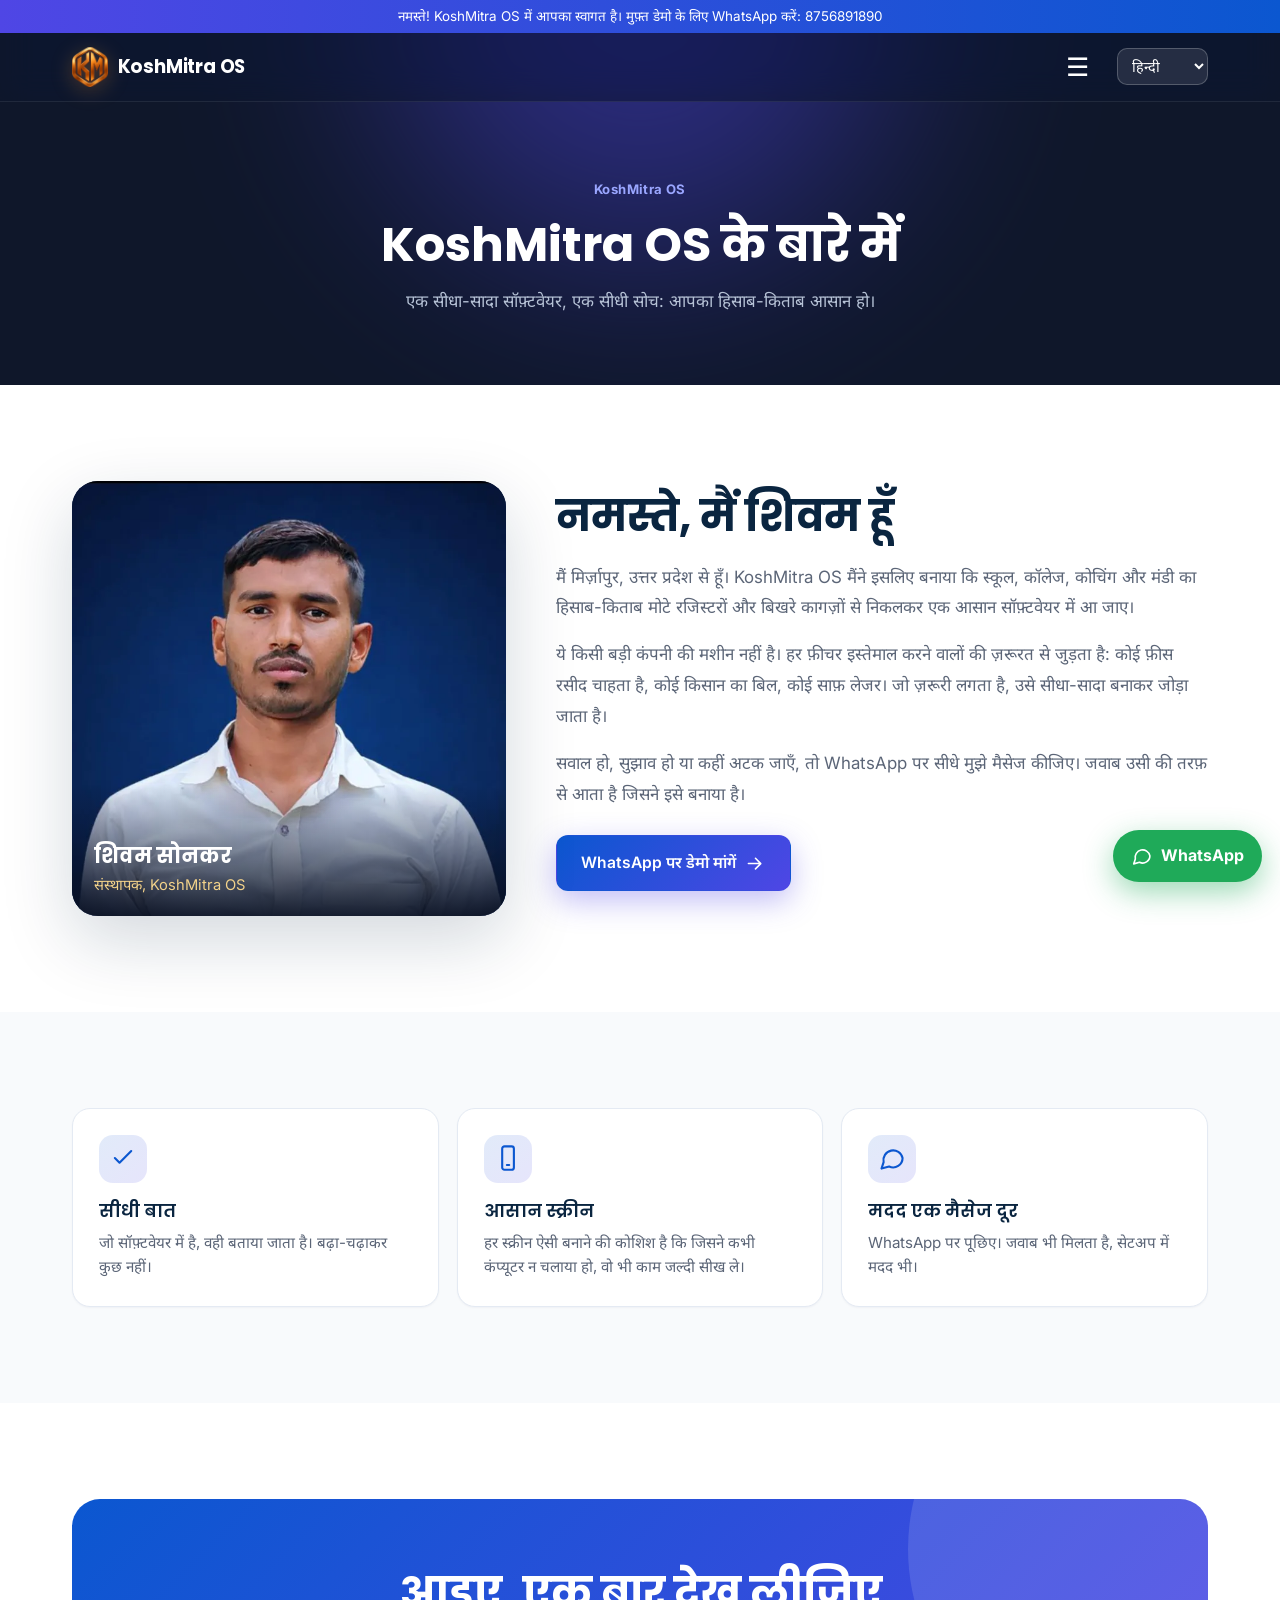
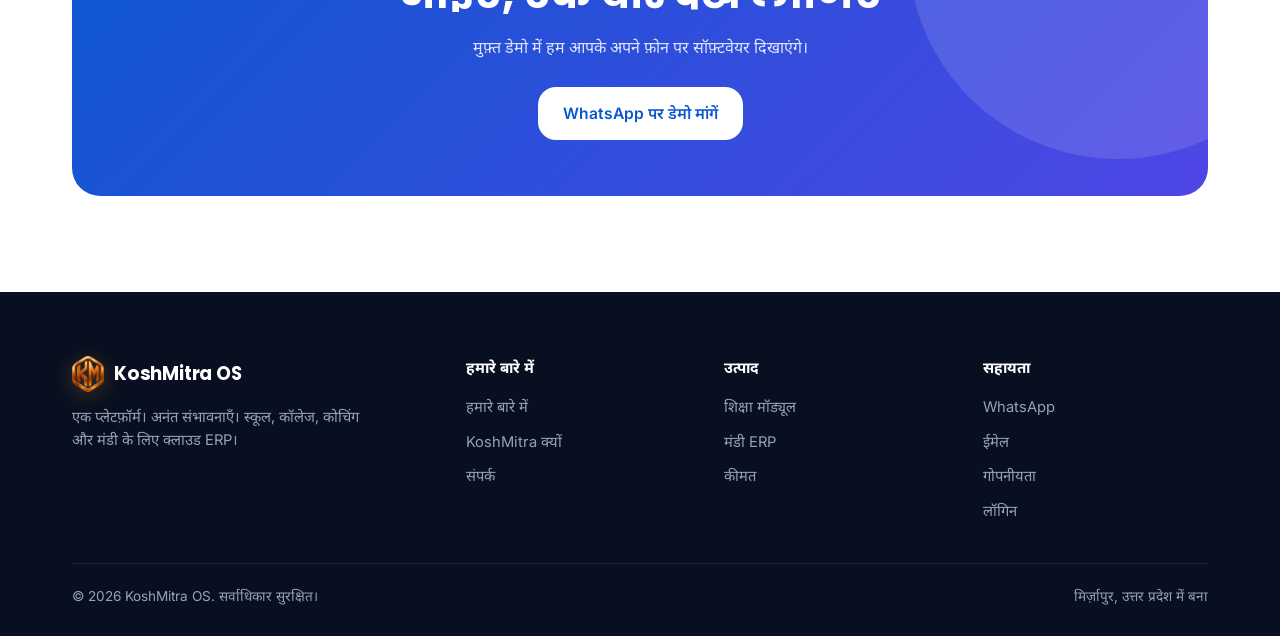
<file: about.html>
<!doctype html>
<html lang="hi">
<head>
<meta charset="utf-8">
<meta name="viewport" content="width=device-width, initial-scale=1">
<title>हमारे बारे में | शिवम सोनकर और KoshMitra OS</title>
<meta name="description" content="KoshMitra OS के संस्थापक शिवम सोनकर, मिर्ज़ापुर (उत्तर प्रदेश) से। स्कूल, कॉलेज और मंडी के लिए बना आसान क्लाउड ERP, और उसके पीछे की सोच।">
<meta name="theme-color" content="#0F172A">
<link rel="canonical" href="https://koshmitraos.in/about.html">
<meta property="og:url" content="https://koshmitraos.in/about.html">
<!--HL--><link rel="alternate" hreflang="hi" href="https://koshmitraos.in/about.html"><link rel="alternate" hreflang="en" href="https://koshmitraos.in/en/about.html"><link rel="alternate" hreflang="mr" href="https://koshmitraos.in/mr/about.html"><link rel="alternate" hreflang="bn" href="https://koshmitraos.in/bn/about.html"><link rel="alternate" hreflang="x-default" href="https://koshmitraos.in/about.html"><!--/HL-->
<meta property="og:type" content="website">
<meta property="og:title" content="हमारे बारे में | शिवम सोनकर और KoshMitra OS">
<meta property="og:description" content="KoshMitra OS के संस्थापक शिवम सोनकर, मिर्ज़ापुर (उत्तर प्रदेश) से। स्कूल, कॉलेज और मंडी के लिए बना आसान क्लाउड ERP, और उसके पीछे की सोच।">
<meta property="og:locale" content="hi_IN">
<meta property="og:site_name" content="KoshMitra OS">
<meta property="og:image" content="https://koshmitraos.in/og-image.png">
<meta property="og:image:width" content="1200"><meta property="og:image:height" content="630">
<meta name="twitter:card" content="summary_large_image">
<meta name="twitter:image" content="https://koshmitraos.in/og-image.png">
<link rel="preconnect" href="https://fonts.googleapis.com"><link rel="preconnect" href="https://fonts.gstatic.com" crossorigin>
<link rel="stylesheet" href="https://fonts.googleapis.com/css2?family=Inter:wght@400;500;600;700&family=Poppins:wght@600;700;800&family=Noto+Sans+Devanagari:wght@400;500;600;700&family=Tiro+Devanagari+Hindi&display=swap">
<link rel="icon" href="/favicon.ico" sizes="any"><link rel="icon" type="image/png" sizes="32x32" href="/favicon-32.png"><link rel="icon" type="image/png" sizes="192x192" href="/favicon-192.png"><link rel="apple-touch-icon" href="/apple-touch-icon.png">
<link rel="stylesheet" href="/style.css?v=9">
<script type="application/ld+json">{"@context": "https://schema.org", "@graph": [{"@type": "AboutPage", "@id": "https://koshmitraos.in/about.html", "url": "https://koshmitraos.in/about.html", "name": "About KoshMitra OS", "inLanguage": "hi", "isPartOf": {"@id": "https://koshmitraos.in/#website"}, "mainEntity": {"@id": "https://koshmitraos.in/about.html#founder"}}, {"@type": "Person", "@id": "https://koshmitraos.in/about.html#founder", "name": "Shivam Sonkar", "jobTitle": "Founder, KoshMitra OS", "image": "https://koshmitraos.in/founder.webp", "url": "https://koshmitraos.in/about.html", "worksFor": {"@id": "https://koshmitraos.in/#org"}}, {"@type": "Organization", "@id": "https://koshmitraos.in/#org", "name": "KoshMitra OS", "url": "https://koshmitraos.in/", "logo": "https://koshmitraos.in/favicon-192.png"}]}</script>
</head>
<body>
<a class="sr" href="#main">Skip to content</a>
<div id="glow" aria-hidden="true"></div>
<header class="nav"><div class="welcome"><div class="wrap">नमस्ते! KoshMitra OS में आपका स्वागत है। मुफ़्त डेमो के लिए WhatsApp करें: 8756891890</div></div><div class="wrap in">
  <a class="logo" href="/#top" aria-label="KoshMitra OS home"><img src="/logo-mark.png" width="36" height="41" alt="">KoshMitra OS</a>
  <button class="burger" aria-label="Open menu" aria-expanded="false">&#9776;</button>
  <ul class="menu">
    <li class="home"><a href="/#top">होम</a></li><li><a href="/#features">विशेषताएँ</a></li><li><a href="/#solutions">समाधान</a></li><li><a href="/#modules">मॉड्यूल</a></li><li><a href="/#pricing">कीमत</a></li><li><a href="/about.html">हमारे बारे में</a></li><li><a href="/#contact">संपर्क</a></li>
    <li class="mo"><a class="btn line sm" href="https://app.koshmitraos.in/login">लॉगिन</a></li><li class="mo"><a class="btn line sm" href="https://app.koshmitraos.in/student-login">स्टूडेंट लॉगिन</a></li><li class="mo"><a class="btn pri sm" href="https://app.koshmitraos.in/register">रजिस्टर</a></li><li class="mo"><a class="btn glass sm" href="https://wa.me/918756891890?text=Hello%2C%20I%20want%20a%20free%20demo%20of%20KoshMitra%20OS">डेमो बुक करें</a></li>
  </ul>
  <div class="cta"><select id="lang" class="langsel" aria-label="Language"><option value="hi" selected>हिन्दी</option><option value="en">English</option><option value="mr">मराठी</option><option value="bn">বাংলা</option></select><a class="btn line sm" href="https://app.koshmitraos.in/student-login">स्टूडेंट लॉगिन</a><a class="btn line sm" href="https://app.koshmitraos.in/login">लॉगिन</a><a class="btn pri sm" href="https://app.koshmitraos.in/register">रजिस्टर</a></div>
</div></header>

<main id="main">
<section class="ab-hero"><div class="wrap"><span class="eyebrow">KoshMitra OS</span><h1>KoshMitra OS के बारे में</h1><p class="lead">एक सीधा-सादा सॉफ़्टवेयर, एक सीधी सोच: आपका हिसाब-किताब आसान हो।</p></div></section>
<section><div class="wrap founder">
  <figure class="photo rv"><img src="/founder.webp" width="720" height="720" alt="Shivam Sonkar, founder of KoshMitra OS"><figcaption><b>शिवम सोनकर</b><span>संस्थापक, KoshMitra OS</span></figcaption></figure>
  <div class="story rv d1"><h2>नमस्ते, मैं शिवम हूँ</h2><p>मैं मिर्ज़ापुर, उत्तर प्रदेश से हूँ। KoshMitra OS मैंने इसलिए बनाया कि स्कूल, कॉलेज, कोचिंग और मंडी का हिसाब-किताब मोटे रजिस्टरों और बिखरे कागज़ों से निकलकर एक आसान सॉफ़्टवेयर में आ जाए।</p><p>ये किसी बड़ी कंपनी की मशीन नहीं है। हर फ़ीचर इस्तेमाल करने वालों की ज़रूरत से जुड़ता है: कोई फ़ीस रसीद चाहता है, कोई किसान का बिल, कोई साफ़ लेजर। जो ज़रूरी लगता है, उसे सीधा-सादा बनाकर जोड़ा जाता है।</p><p>सवाल हो, सुझाव हो या कहीं अटक जाएँ, तो WhatsApp पर सीधे मुझे मैसेज कीजिए। जवाब उसी की तरफ़ से आता है जिसने इसे बनाया है।</p>
    <p style="margin-top:26px"><a class="btn pri" href="https://wa.me/918756891890?text=Hello%2C%20I%20want%20a%20free%20demo%20of%20KoshMitra%20OS">WhatsApp पर डेमो मांगें <svg class="ic" viewBox="0 0 24 24" aria-hidden="true"><path d="M5 12h14M13 6l6 6-6 6"/></svg></a></p></div>
</div></section>
<section class="alt"><div class="wrap"><div class="grid g3">
  <div class="card rv"><div class="badge"><svg class="ic" viewBox="0 0 24 24" aria-hidden="true"><path d="M5 12l4 4 10-10"/></svg></div><h3>सीधी बात</h3><p>जो सॉफ़्टवेयर में है, वही बताया जाता है। बढ़ा-चढ़ाकर कुछ नहीं।</p></div>
  <div class="card rv d1"><div class="badge"><svg class="ic" viewBox="0 0 24 24" aria-hidden="true"><rect x="7" y="2" width="10" height="20" rx="2"/><path d="M11 18h2"/></svg></div><h3>आसान स्क्रीन</h3><p>हर स्क्रीन ऐसी बनाने की कोशिश है कि जिसने कभी कंप्यूटर न चलाया हो, वो भी काम जल्दी सीख ले।</p></div>
  <div class="card rv d2"><div class="badge"><svg class="ic" viewBox="0 0 24 24" aria-hidden="true"><path d="M21 12a8 8 0 0 1-11.5 7.2L3 21l1.8-5.5A8 8 0 1 1 21 12z"/></svg></div><h3>मदद एक मैसेज दूर</h3><p>WhatsApp पर पूछिए। जवाब भी मिलता है, सेटअप में मदद भी।</p></div>
</div></div></section>
<section><div class="wrap"><div class="partner rv"><h2>आइए, एक बार देख लीजिए</h2><p>मुफ़्त डेमो में हम आपके अपने फ़ोन पर सॉफ़्टवेयर दिखाएंगे।</p><a class="btn glass" href="https://wa.me/918756891890?text=Hello%2C%20I%20want%20a%20free%20demo%20of%20KoshMitra%20OS" style="background:#fff;color:var(--blue)">WhatsApp पर डेमो मांगें</a></div></div></section>
</main>

<footer><div class="wrap">
  <div class="cols">
    <div><a class="logo" href="/#top"><img src="/logo-mark.png" width="36" height="41" alt="">KoshMitra OS</a><p style="margin:14px 0 0;max-width:300px;font-size:.92rem">एक प्लेटफ़ॉर्म। अनंत संभावनाएँ। स्कूल, कॉलेज, कोचिंग और मंडी के लिए क्लाउड ERP।</p></div>
    <div><h4>हमारे बारे में</h4><ul><li><a href="/about.html">हमारे बारे में</a></li><li><a href="/#features">KoshMitra क्यों</a></li><li><a href="/#contact">संपर्क</a></li></ul></div>
    <div><h4>उत्पाद</h4><ul><li><a href="/#modules">शिक्षा मॉड्यूल</a></li><li><a href="/#solutions">मंडी ERP</a></li><li><a href="/#pricing">कीमत</a></li></ul></div>
    <div><h4>सहायता</h4><ul><li><a href="https://wa.me/918756891890?text=Hello%2C%20I%20want%20a%20free%20demo%20of%20KoshMitra%20OS">WhatsApp</a></li><li><a href="mailto:fastupdatebyshivam@gmail.com">ईमेल</a></li><li><a href="/#privacy">गोपनीयता</a></li><li><a href="https://app.koshmitraos.in/login">लॉगिन</a></li></ul></div>
  </div>
  <div class="bot"><span>&copy; <span id="yr">2026</span> KoshMitra OS. सर्वाधिकार सुरक्षित।</span><span>मिर्ज़ापुर, उत्तर प्रदेश में बना</span></div>
</div></footer>
<a class="fab" href="https://wa.me/918756891890?text=Hello%2C%20I%20want%20a%20free%20demo%20of%20KoshMitra%20OS" aria-label="Chat on WhatsApp"><svg class="ic" viewBox="0 0 24 24" aria-hidden="true"><path d="M21 12a8 8 0 0 1-11.5 7.2L3 21l1.8-5.5A8 8 0 1 1 21 12z"/></svg><span>WhatsApp</span></a>
<script src="/script.js?v=9" defer></script>
</body>
</html>
</file>
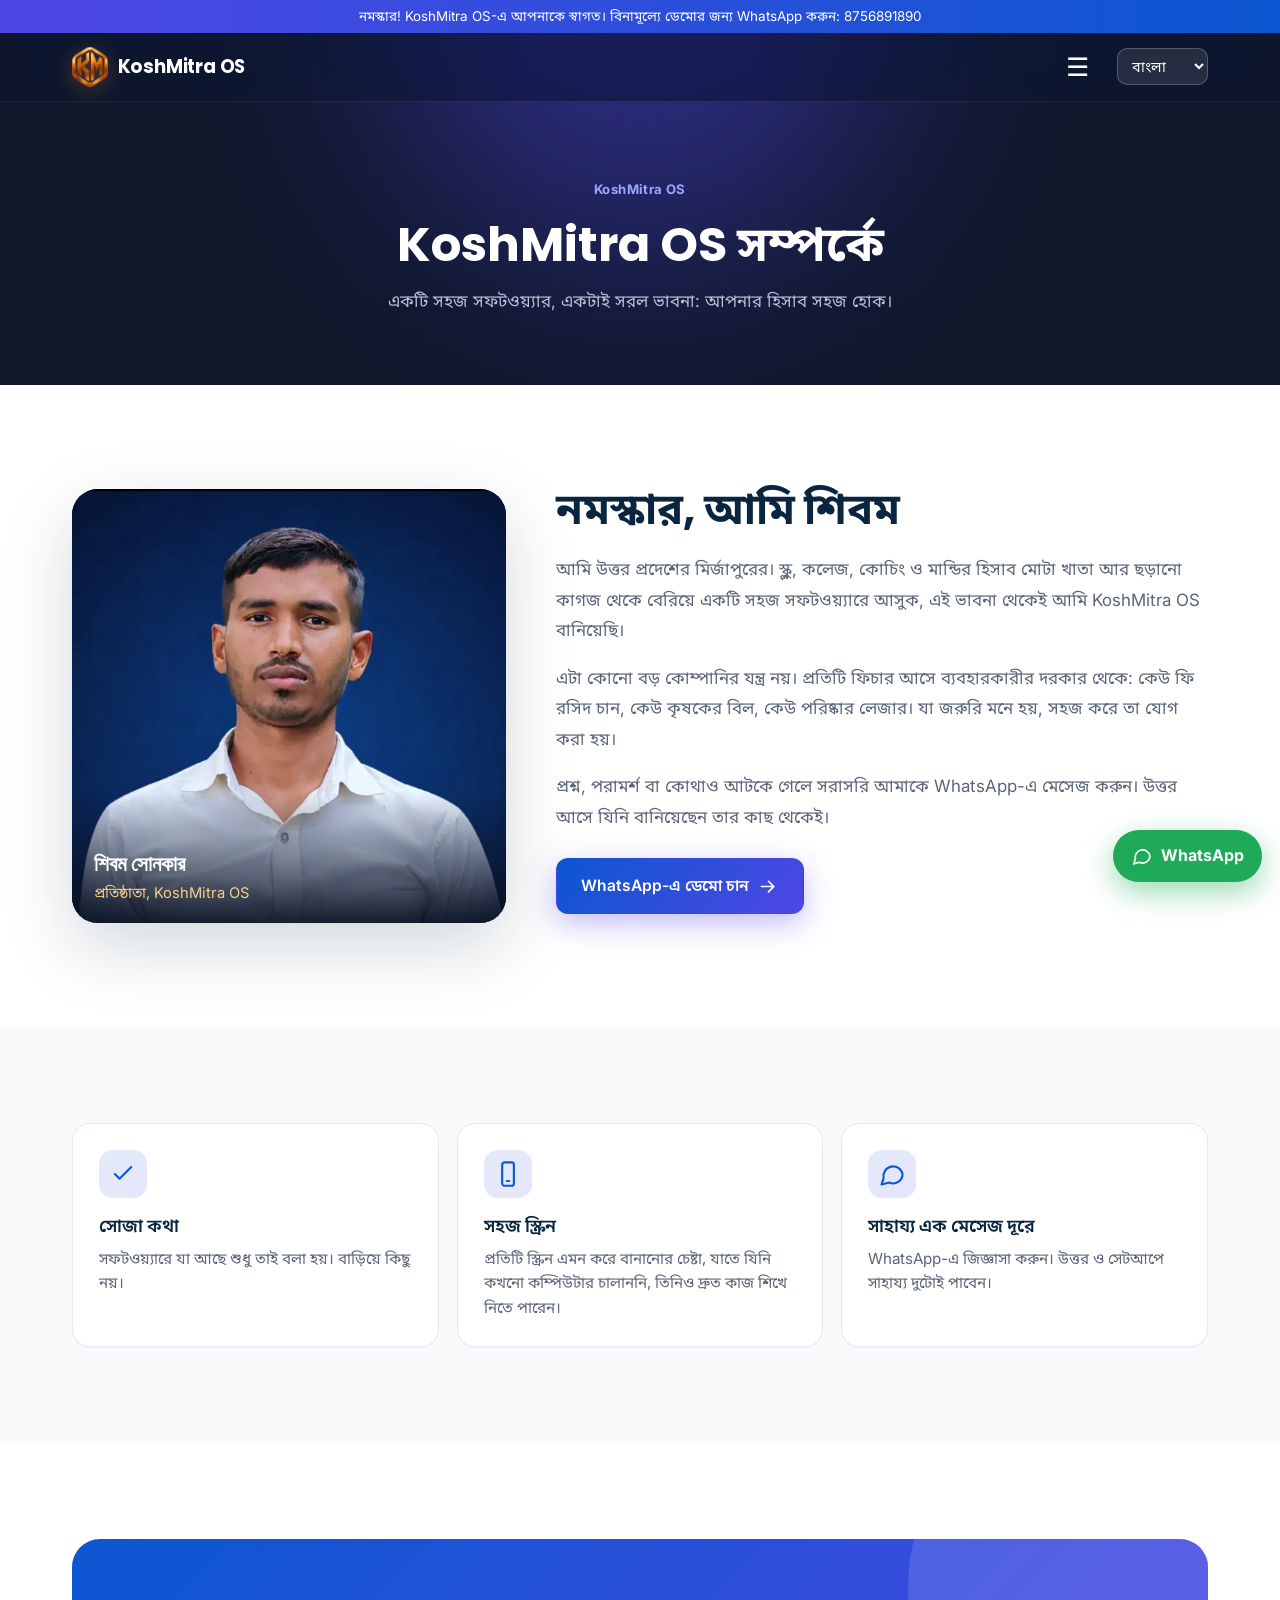
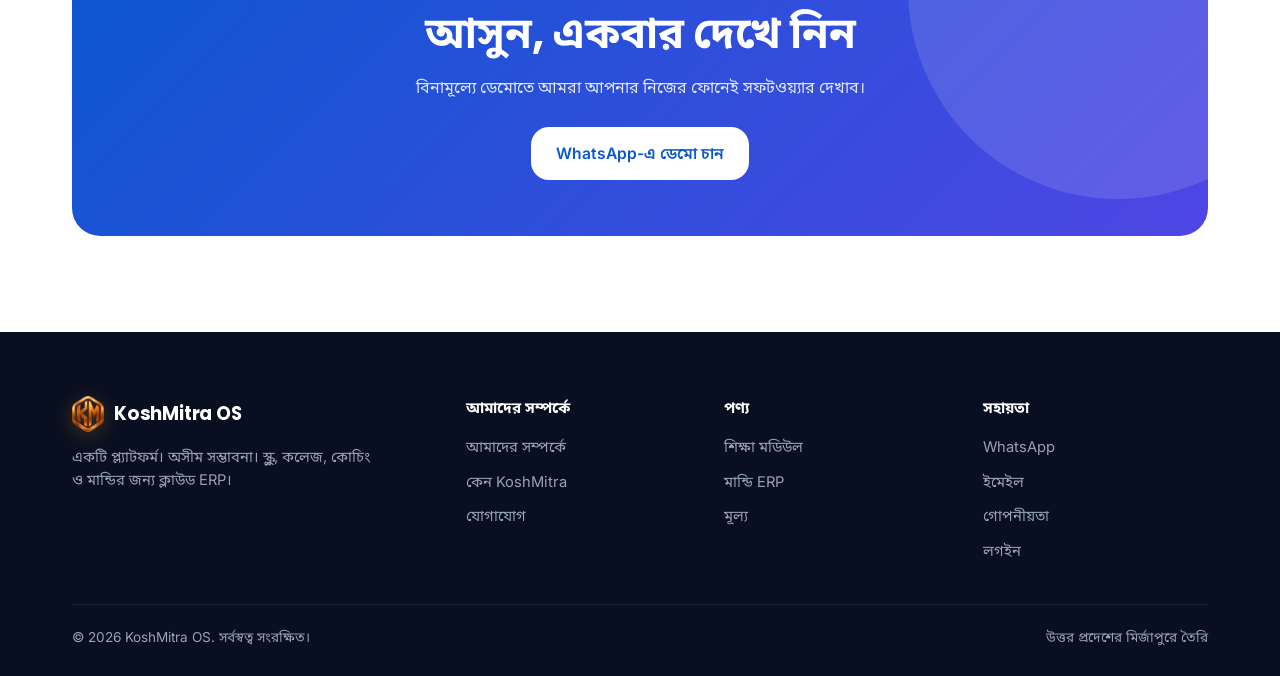
<file: bn/about.html>
<!doctype html>
<html lang="bn">
<head>
<meta charset="utf-8">
<meta name="viewport" content="width=device-width, initial-scale=1">
<title>আমাদের সম্পর্কে | শিবম সোনকার ও KoshMitra OS</title>
<meta name="description" content="KoshMitra OS-এর প্রতিষ্ঠাতা শিবম সোনকার, মির্জাপুর (উত্তর প্রদেশ) থেকে। স্কুল, কলেজ ও মান্ডির জন্য সহজ ক্লাউড ERP এবং তার পেছনের ভাবনা।">
<meta name="theme-color" content="#0F172A">
<link rel="canonical" href="https://koshmitraos.in/bn/about.html">
<meta property="og:url" content="https://koshmitraos.in/bn/about.html">
<!--HL--><link rel="alternate" hreflang="hi" href="https://koshmitraos.in/about.html"><link rel="alternate" hreflang="en" href="https://koshmitraos.in/en/about.html"><link rel="alternate" hreflang="mr" href="https://koshmitraos.in/mr/about.html"><link rel="alternate" hreflang="bn" href="https://koshmitraos.in/bn/about.html"><link rel="alternate" hreflang="x-default" href="https://koshmitraos.in/about.html"><!--/HL-->
<meta property="og:type" content="website">
<meta property="og:title" content="আমাদের সম্পর্কে | শিবম সোনকার ও KoshMitra OS">
<meta property="og:description" content="KoshMitra OS-এর প্রতিষ্ঠাতা শিবম সোনকার, মির্জাপুর (উত্তর প্রদেশ) থেকে। স্কুল, কলেজ ও মান্ডির জন্য সহজ ক্লাউড ERP এবং তার পেছনের ভাবনা।">
<meta property="og:locale" content="bn_IN">
<meta property="og:site_name" content="KoshMitra OS">
<meta property="og:image" content="https://koshmitraos.in/og-image.png">
<meta property="og:image:width" content="1200"><meta property="og:image:height" content="630">
<meta name="twitter:card" content="summary_large_image">
<meta name="twitter:image" content="https://koshmitraos.in/og-image.png">
<link rel="preconnect" href="https://fonts.googleapis.com"><link rel="preconnect" href="https://fonts.gstatic.com" crossorigin>
<link rel="stylesheet" href="https://fonts.googleapis.com/css2?family=Inter:wght@400;500;600;700&family=Poppins:wght@600;700;800&family=Noto+Sans+Bengali:wght@400;500;600;700&display=swap">
<link rel="icon" href="/favicon.ico" sizes="any"><link rel="icon" type="image/png" sizes="32x32" href="/favicon-32.png"><link rel="icon" type="image/png" sizes="192x192" href="/favicon-192.png"><link rel="apple-touch-icon" href="/apple-touch-icon.png">
<link rel="stylesheet" href="/style.css?v=9">
<script type="application/ld+json">{"@context": "https://schema.org", "@graph": [{"@type": "AboutPage", "@id": "https://koshmitraos.in/bn/about.html", "url": "https://koshmitraos.in/bn/about.html", "name": "About KoshMitra OS", "inLanguage": "bn", "isPartOf": {"@id": "https://koshmitraos.in/#website"}, "mainEntity": {"@id": "https://koshmitraos.in/about.html#founder"}}, {"@type": "Person", "@id": "https://koshmitraos.in/about.html#founder", "name": "Shivam Sonkar", "jobTitle": "Founder, KoshMitra OS", "image": "https://koshmitraos.in/founder.webp", "url": "https://koshmitraos.in/bn/about.html", "worksFor": {"@id": "https://koshmitraos.in/#org"}}, {"@type": "Organization", "@id": "https://koshmitraos.in/#org", "name": "KoshMitra OS", "url": "https://koshmitraos.in/", "logo": "https://koshmitraos.in/favicon-192.png"}]}</script>
</head>
<body>
<a class="sr" href="#main">Skip to content</a>
<div id="glow" aria-hidden="true"></div>
<header class="nav"><div class="welcome"><div class="wrap">নমস্কার! KoshMitra OS-এ আপনাকে স্বাগত। বিনামূল্যে ডেমোর জন্য WhatsApp করুন: 8756891890</div></div><div class="wrap in">
  <a class="logo" href="/bn/#top" aria-label="KoshMitra OS home"><img src="/logo-mark.png" width="36" height="41" alt="">KoshMitra OS</a>
  <button class="burger" aria-label="Open menu" aria-expanded="false">&#9776;</button>
  <ul class="menu">
    <li class="home"><a href="/bn/#top">হোম</a></li><li><a href="/bn/#features">বৈশিষ্ট্য</a></li><li><a href="/bn/#solutions">সমাধান</a></li><li><a href="/bn/#modules">মডিউল</a></li><li><a href="/bn/#pricing">মূল্য</a></li><li><a href="/bn/about.html">আমাদের সম্পর্কে</a></li><li><a href="/bn/#contact">যোগাযোগ</a></li>
    <li class="mo"><a class="btn line sm" href="https://app.koshmitraos.in/login">লগইন</a></li><li class="mo"><a class="btn line sm" href="https://app.koshmitraos.in/student-login">শিক্ষার্থী লগইন</a></li><li class="mo"><a class="btn pri sm" href="https://app.koshmitraos.in/register">নিবন্ধন</a></li><li class="mo"><a class="btn glass sm" href="https://wa.me/918756891890?text=Hello%2C%20I%20want%20a%20free%20demo%20of%20KoshMitra%20OS">ডেমো বুক করুন</a></li>
  </ul>
  <div class="cta"><select id="lang" class="langsel" aria-label="Language"><option value="hi">हिन्दी</option><option value="en">English</option><option value="mr">मराठी</option><option value="bn" selected>বাংলা</option></select><a class="btn line sm" href="https://app.koshmitraos.in/student-login">শিক্ষার্থী লগইন</a><a class="btn line sm" href="https://app.koshmitraos.in/login">লগইন</a><a class="btn pri sm" href="https://app.koshmitraos.in/register">নিবন্ধন</a></div>
</div></header>

<main id="main">
<section class="ab-hero"><div class="wrap"><span class="eyebrow">KoshMitra OS</span><h1>KoshMitra OS সম্পর্কে</h1><p class="lead">একটি সহজ সফটওয়্যার, একটাই সরল ভাবনা: আপনার হিসাব সহজ হোক।</p></div></section>
<section><div class="wrap founder">
  <figure class="photo rv"><img src="/founder.webp" width="720" height="720" alt="Shivam Sonkar, founder of KoshMitra OS"><figcaption><b>শিবম সোনকার</b><span>প্রতিষ্ঠাতা, KoshMitra OS</span></figcaption></figure>
  <div class="story rv d1"><h2>নমস্কার, আমি শিবম</h2><p>আমি উত্তর প্রদেশের মির্জাপুরের। স্কুল, কলেজ, কোচিং ও মান্ডির হিসাব মোটা খাতা আর ছড়ানো কাগজ থেকে বেরিয়ে একটি সহজ সফটওয়্যারে আসুক, এই ভাবনা থেকেই আমি KoshMitra OS বানিয়েছি।</p><p>এটা কোনো বড় কোম্পানির যন্ত্র নয়। প্রতিটি ফিচার আসে ব্যবহারকারীর দরকার থেকে: কেউ ফি রসিদ চান, কেউ কৃষকের বিল, কেউ পরিষ্কার লেজার। যা জরুরি মনে হয়, সহজ করে তা যোগ করা হয়।</p><p>প্রশ্ন, পরামর্শ বা কোথাও আটকে গেলে সরাসরি আমাকে WhatsApp-এ মেসেজ করুন। উত্তর আসে যিনি বানিয়েছেন তার কাছ থেকেই।</p>
    <p style="margin-top:26px"><a class="btn pri" href="https://wa.me/918756891890?text=Hello%2C%20I%20want%20a%20free%20demo%20of%20KoshMitra%20OS">WhatsApp-এ ডেমো চান <svg class="ic" viewBox="0 0 24 24" aria-hidden="true"><path d="M5 12h14M13 6l6 6-6 6"/></svg></a></p></div>
</div></section>
<section class="alt"><div class="wrap"><div class="grid g3">
  <div class="card rv"><div class="badge"><svg class="ic" viewBox="0 0 24 24" aria-hidden="true"><path d="M5 12l4 4 10-10"/></svg></div><h3>সোজা কথা</h3><p>সফটওয়্যারে যা আছে শুধু তাই বলা হয়। বাড়িয়ে কিছু নয়।</p></div>
  <div class="card rv d1"><div class="badge"><svg class="ic" viewBox="0 0 24 24" aria-hidden="true"><rect x="7" y="2" width="10" height="20" rx="2"/><path d="M11 18h2"/></svg></div><h3>সহজ স্ক্রিন</h3><p>প্রতিটি স্ক্রিন এমন করে বানানোর চেষ্টা, যাতে যিনি কখনো কম্পিউটার চালাননি, তিনিও দ্রুত কাজ শিখে নিতে পারেন।</p></div>
  <div class="card rv d2"><div class="badge"><svg class="ic" viewBox="0 0 24 24" aria-hidden="true"><path d="M21 12a8 8 0 0 1-11.5 7.2L3 21l1.8-5.5A8 8 0 1 1 21 12z"/></svg></div><h3>সাহায্য এক মেসেজ দূরে</h3><p>WhatsApp-এ জিজ্ঞাসা করুন। উত্তর ও সেটআপে সাহায্য দুটোই পাবেন।</p></div>
</div></div></section>
<section><div class="wrap"><div class="partner rv"><h2>আসুন, একবার দেখে নিন</h2><p>বিনামূল্যে ডেমোতে আমরা আপনার নিজের ফোনেই সফটওয়্যার দেখাব।</p><a class="btn glass" href="https://wa.me/918756891890?text=Hello%2C%20I%20want%20a%20free%20demo%20of%20KoshMitra%20OS" style="background:#fff;color:var(--blue)">WhatsApp-এ ডেমো চান</a></div></div></section>
</main>

<footer><div class="wrap">
  <div class="cols">
    <div><a class="logo" href="/bn/#top"><img src="/logo-mark.png" width="36" height="41" alt="">KoshMitra OS</a><p style="margin:14px 0 0;max-width:300px;font-size:.92rem">একটি প্ল্যাটফর্ম। অসীম সম্ভাবনা। স্কুল, কলেজ, কোচিং ও মান্ডির জন্য ক্লাউড ERP।</p></div>
    <div><h4>আমাদের সম্পর্কে</h4><ul><li><a href="/bn/about.html">আমাদের সম্পর্কে</a></li><li><a href="/bn/#features">কেন KoshMitra</a></li><li><a href="/bn/#contact">যোগাযোগ</a></li></ul></div>
    <div><h4>পণ্য</h4><ul><li><a href="/bn/#modules">শিক্ষা মডিউল</a></li><li><a href="/bn/#solutions">মান্ডি ERP</a></li><li><a href="/bn/#pricing">মূল্য</a></li></ul></div>
    <div><h4>সহায়তা</h4><ul><li><a href="https://wa.me/918756891890?text=Hello%2C%20I%20want%20a%20free%20demo%20of%20KoshMitra%20OS">WhatsApp</a></li><li><a href="mailto:fastupdatebyshivam@gmail.com">ইমেইল</a></li><li><a href="/bn/#privacy">গোপনীয়তা</a></li><li><a href="https://app.koshmitraos.in/login">লগইন</a></li></ul></div>
  </div>
  <div class="bot"><span>&copy; <span id="yr">2026</span> KoshMitra OS. সর্বস্বত্ব সংরক্ষিত।</span><span>উত্তর প্রদেশের মির্জাপুরে তৈরি</span></div>
</div></footer>
<a class="fab" href="https://wa.me/918756891890?text=Hello%2C%20I%20want%20a%20free%20demo%20of%20KoshMitra%20OS" aria-label="Chat on WhatsApp"><svg class="ic" viewBox="0 0 24 24" aria-hidden="true"><path d="M21 12a8 8 0 0 1-11.5 7.2L3 21l1.8-5.5A8 8 0 1 1 21 12z"/></svg><span>WhatsApp</span></a>
<script src="/script.js?v=9" defer></script>
</body>
</html>
</file>
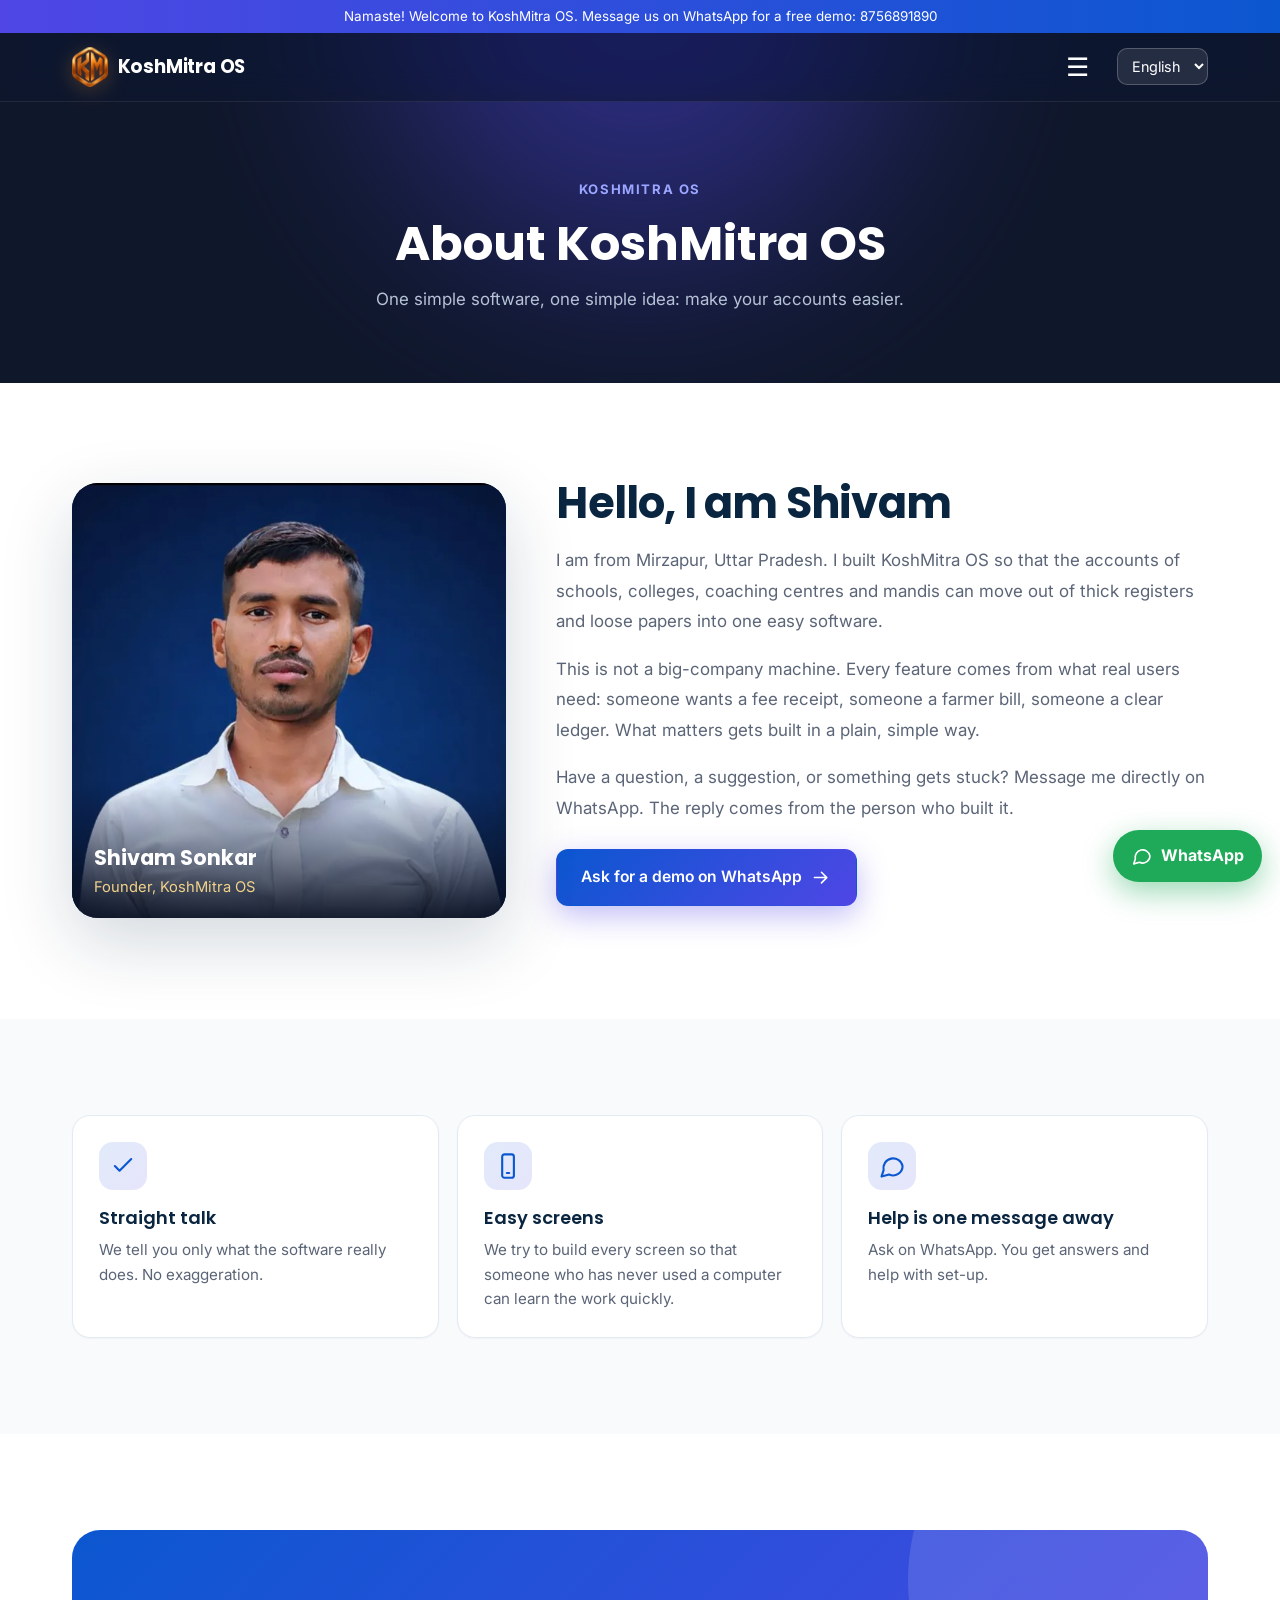
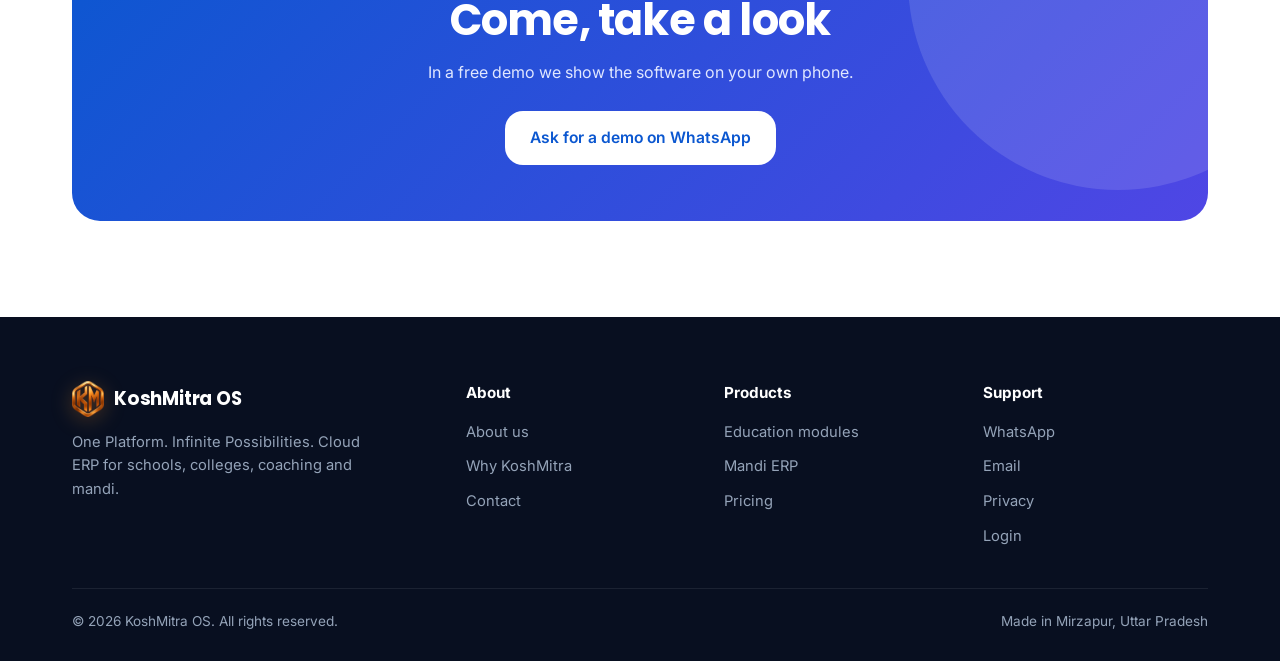
<file: en/about.html>
<!doctype html>
<html lang="en">
<head>
<meta charset="utf-8">
<meta name="viewport" content="width=device-width, initial-scale=1">
<title>About us | Shivam Sonkar and KoshMitra OS</title>
<meta name="description" content="Shivam Sonkar, founder of KoshMitra OS, from Mirzapur (Uttar Pradesh). The easy cloud ERP for schools, colleges and mandi, and the thinking behind it.">
<meta name="theme-color" content="#0F172A">
<link rel="canonical" href="https://koshmitraos.in/en/about.html">
<meta property="og:url" content="https://koshmitraos.in/en/about.html">
<!--HL--><link rel="alternate" hreflang="hi" href="https://koshmitraos.in/about.html"><link rel="alternate" hreflang="en" href="https://koshmitraos.in/en/about.html"><link rel="alternate" hreflang="mr" href="https://koshmitraos.in/mr/about.html"><link rel="alternate" hreflang="bn" href="https://koshmitraos.in/bn/about.html"><link rel="alternate" hreflang="x-default" href="https://koshmitraos.in/about.html"><!--/HL-->
<meta property="og:type" content="website">
<meta property="og:title" content="About us | Shivam Sonkar and KoshMitra OS">
<meta property="og:description" content="Shivam Sonkar, founder of KoshMitra OS, from Mirzapur (Uttar Pradesh). The easy cloud ERP for schools, colleges and mandi, and the thinking behind it.">
<meta property="og:locale" content="en_IN">
<meta property="og:site_name" content="KoshMitra OS">
<meta property="og:image" content="https://koshmitraos.in/og-image.png">
<meta property="og:image:width" content="1200"><meta property="og:image:height" content="630">
<meta name="twitter:card" content="summary_large_image">
<meta name="twitter:image" content="https://koshmitraos.in/og-image.png">
<link rel="preconnect" href="https://fonts.googleapis.com"><link rel="preconnect" href="https://fonts.gstatic.com" crossorigin>
<link rel="stylesheet" href="https://fonts.googleapis.com/css2?family=Inter:wght@400;500;600;700&family=Poppins:wght@600;700;800&display=swap">
<link rel="icon" href="/favicon.ico" sizes="any"><link rel="icon" type="image/png" sizes="32x32" href="/favicon-32.png"><link rel="icon" type="image/png" sizes="192x192" href="/favicon-192.png"><link rel="apple-touch-icon" href="/apple-touch-icon.png">
<link rel="stylesheet" href="/style.css?v=9">
<script type="application/ld+json">{"@context": "https://schema.org", "@graph": [{"@type": "AboutPage", "@id": "https://koshmitraos.in/en/about.html", "url": "https://koshmitraos.in/en/about.html", "name": "About KoshMitra OS", "inLanguage": "en", "isPartOf": {"@id": "https://koshmitraos.in/#website"}, "mainEntity": {"@id": "https://koshmitraos.in/about.html#founder"}}, {"@type": "Person", "@id": "https://koshmitraos.in/about.html#founder", "name": "Shivam Sonkar", "jobTitle": "Founder, KoshMitra OS", "image": "https://koshmitraos.in/founder.webp", "url": "https://koshmitraos.in/en/about.html", "worksFor": {"@id": "https://koshmitraos.in/#org"}}, {"@type": "Organization", "@id": "https://koshmitraos.in/#org", "name": "KoshMitra OS", "url": "https://koshmitraos.in/", "logo": "https://koshmitraos.in/favicon-192.png"}]}</script>
</head>
<body>
<a class="sr" href="#main">Skip to content</a>
<div id="glow" aria-hidden="true"></div>
<header class="nav"><div class="welcome"><div class="wrap">Namaste! Welcome to KoshMitra OS. Message us on WhatsApp for a free demo: 8756891890</div></div><div class="wrap in">
  <a class="logo" href="/en/#top" aria-label="KoshMitra OS home"><img src="/logo-mark.png" width="36" height="41" alt="">KoshMitra OS</a>
  <button class="burger" aria-label="Open menu" aria-expanded="false">&#9776;</button>
  <ul class="menu">
    <li class="home"><a href="/en/#top">Home</a></li><li><a href="/en/#features">Features</a></li><li><a href="/en/#solutions">Solutions</a></li><li><a href="/en/#modules">Modules</a></li><li><a href="/en/#pricing">Pricing</a></li><li><a href="/en/about.html">About</a></li><li><a href="/en/#contact">Contact</a></li>
    <li class="mo"><a class="btn line sm" href="https://app.koshmitraos.in/login">Login</a></li><li class="mo"><a class="btn line sm" href="https://app.koshmitraos.in/student-login">Student Login</a></li><li class="mo"><a class="btn pri sm" href="https://app.koshmitraos.in/register">Register</a></li><li class="mo"><a class="btn glass sm" href="https://wa.me/918756891890?text=Hello%2C%20I%20want%20a%20free%20demo%20of%20KoshMitra%20OS">Book Demo</a></li>
  </ul>
  <div class="cta"><select id="lang" class="langsel" aria-label="Language"><option value="hi">हिन्दी</option><option value="en" selected>English</option><option value="mr">मराठी</option><option value="bn">বাংলা</option></select><a class="btn line sm" href="https://app.koshmitraos.in/student-login">Student Login</a><a class="btn line sm" href="https://app.koshmitraos.in/login">Login</a><a class="btn pri sm" href="https://app.koshmitraos.in/register">Register</a></div>
</div></header>

<main id="main">
<section class="ab-hero"><div class="wrap"><span class="eyebrow">KoshMitra OS</span><h1>About KoshMitra OS</h1><p class="lead">One simple software, one simple idea: make your accounts easier.</p></div></section>
<section><div class="wrap founder">
  <figure class="photo rv"><img src="/founder.webp" width="720" height="720" alt="Shivam Sonkar, founder of KoshMitra OS"><figcaption><b>Shivam Sonkar</b><span>Founder, KoshMitra OS</span></figcaption></figure>
  <div class="story rv d1"><h2>Hello, I am Shivam</h2><p>I am from Mirzapur, Uttar Pradesh. I built KoshMitra OS so that the accounts of schools, colleges, coaching centres and mandis can move out of thick registers and loose papers into one easy software.</p><p>This is not a big-company machine. Every feature comes from what real users need: someone wants a fee receipt, someone a farmer bill, someone a clear ledger. What matters gets built in a plain, simple way.</p><p>Have a question, a suggestion, or something gets stuck? Message me directly on WhatsApp. The reply comes from the person who built it.</p>
    <p style="margin-top:26px"><a class="btn pri" href="https://wa.me/918756891890?text=Hello%2C%20I%20want%20a%20free%20demo%20of%20KoshMitra%20OS">Ask for a demo on WhatsApp <svg class="ic" viewBox="0 0 24 24" aria-hidden="true"><path d="M5 12h14M13 6l6 6-6 6"/></svg></a></p></div>
</div></section>
<section class="alt"><div class="wrap"><div class="grid g3">
  <div class="card rv"><div class="badge"><svg class="ic" viewBox="0 0 24 24" aria-hidden="true"><path d="M5 12l4 4 10-10"/></svg></div><h3>Straight talk</h3><p>We tell you only what the software really does. No exaggeration.</p></div>
  <div class="card rv d1"><div class="badge"><svg class="ic" viewBox="0 0 24 24" aria-hidden="true"><rect x="7" y="2" width="10" height="20" rx="2"/><path d="M11 18h2"/></svg></div><h3>Easy screens</h3><p>We try to build every screen so that someone who has never used a computer can learn the work quickly.</p></div>
  <div class="card rv d2"><div class="badge"><svg class="ic" viewBox="0 0 24 24" aria-hidden="true"><path d="M21 12a8 8 0 0 1-11.5 7.2L3 21l1.8-5.5A8 8 0 1 1 21 12z"/></svg></div><h3>Help is one message away</h3><p>Ask on WhatsApp. You get answers and help with set-up.</p></div>
</div></div></section>
<section><div class="wrap"><div class="partner rv"><h2>Come, take a look</h2><p>In a free demo we show the software on your own phone.</p><a class="btn glass" href="https://wa.me/918756891890?text=Hello%2C%20I%20want%20a%20free%20demo%20of%20KoshMitra%20OS" style="background:#fff;color:var(--blue)">Ask for a demo on WhatsApp</a></div></div></section>
</main>

<footer><div class="wrap">
  <div class="cols">
    <div><a class="logo" href="/en/#top"><img src="/logo-mark.png" width="36" height="41" alt="">KoshMitra OS</a><p style="margin:14px 0 0;max-width:300px;font-size:.92rem">One Platform. Infinite Possibilities. Cloud ERP for schools, colleges, coaching and mandi.</p></div>
    <div><h4>About</h4><ul><li><a href="/en/about.html">About us</a></li><li><a href="/en/#features">Why KoshMitra</a></li><li><a href="/en/#contact">Contact</a></li></ul></div>
    <div><h4>Products</h4><ul><li><a href="/en/#modules">Education modules</a></li><li><a href="/en/#solutions">Mandi ERP</a></li><li><a href="/en/#pricing">Pricing</a></li></ul></div>
    <div><h4>Support</h4><ul><li><a href="https://wa.me/918756891890?text=Hello%2C%20I%20want%20a%20free%20demo%20of%20KoshMitra%20OS">WhatsApp</a></li><li><a href="mailto:fastupdatebyshivam@gmail.com">Email</a></li><li><a href="/en/#privacy">Privacy</a></li><li><a href="https://app.koshmitraos.in/login">Login</a></li></ul></div>
  </div>
  <div class="bot"><span>&copy; <span id="yr">2026</span> KoshMitra OS. All rights reserved.</span><span>Made in Mirzapur, Uttar Pradesh</span></div>
</div></footer>
<a class="fab" href="https://wa.me/918756891890?text=Hello%2C%20I%20want%20a%20free%20demo%20of%20KoshMitra%20OS" aria-label="Chat on WhatsApp"><svg class="ic" viewBox="0 0 24 24" aria-hidden="true"><path d="M21 12a8 8 0 0 1-11.5 7.2L3 21l1.8-5.5A8 8 0 1 1 21 12z"/></svg><span>WhatsApp</span></a>
<script src="/script.js?v=9" defer></script>
</body>
</html>
</file>
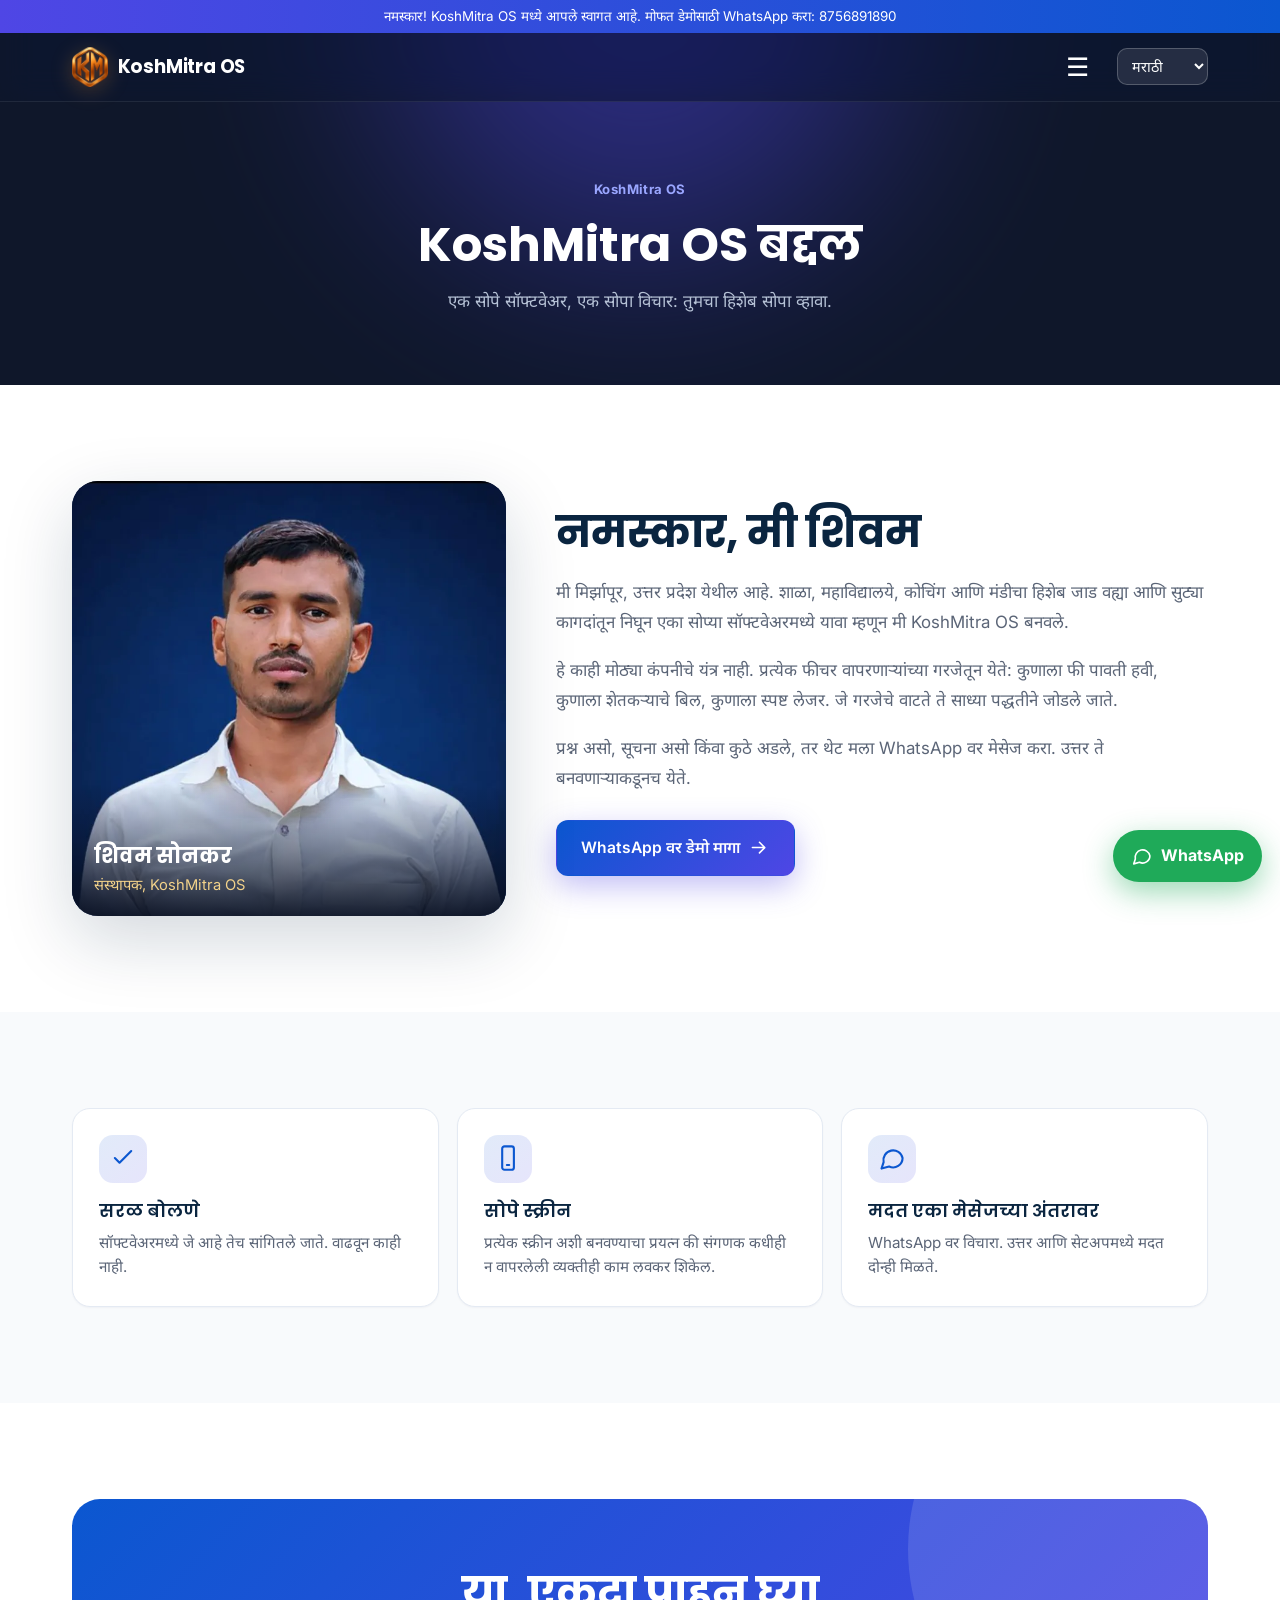
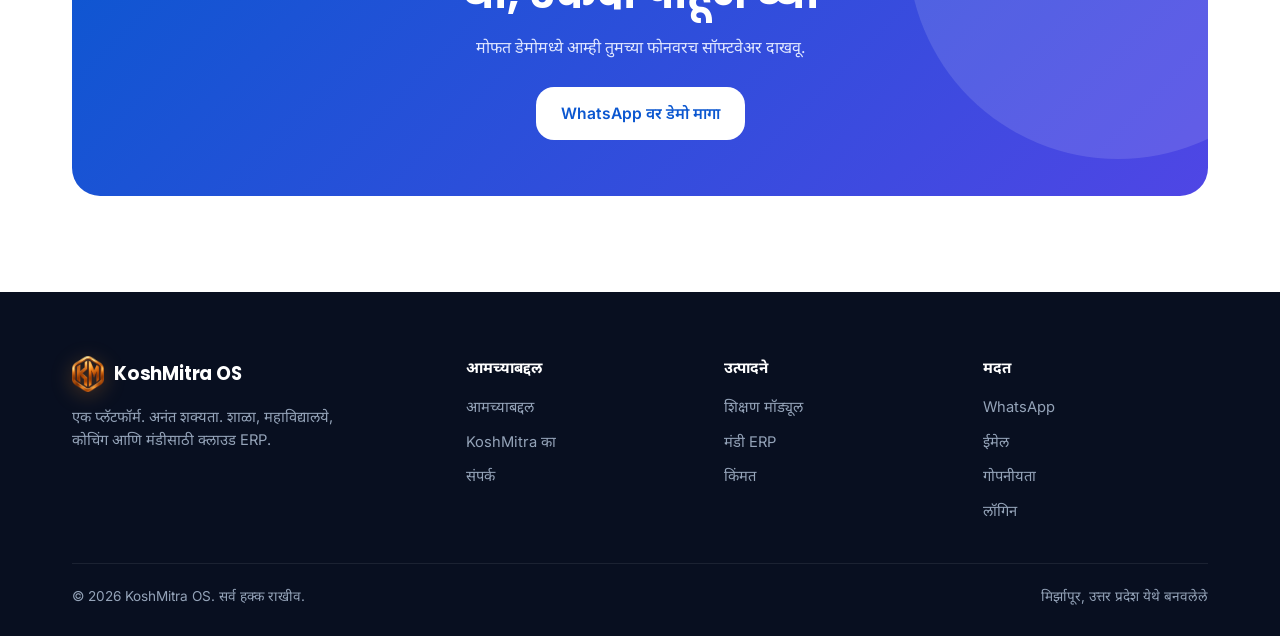
<file: mr/about.html>
<!doctype html>
<html lang="mr">
<head>
<meta charset="utf-8">
<meta name="viewport" content="width=device-width, initial-scale=1">
<title>आमच्याबद्दल | शिवम सोनकर आणि KoshMitra OS</title>
<meta name="description" content="KoshMitra OS चे संस्थापक शिवम सोनकर, मिर्झापूर (उत्तर प्रदेश) येथून. शाळा, महाविद्यालय आणि मंडीसाठी बनवलेले सोपे क्लाउड ERP आणि त्यामागचा विचार.">
<meta name="theme-color" content="#0F172A">
<link rel="canonical" href="https://koshmitraos.in/mr/about.html">
<meta property="og:url" content="https://koshmitraos.in/mr/about.html">
<!--HL--><link rel="alternate" hreflang="hi" href="https://koshmitraos.in/about.html"><link rel="alternate" hreflang="en" href="https://koshmitraos.in/en/about.html"><link rel="alternate" hreflang="mr" href="https://koshmitraos.in/mr/about.html"><link rel="alternate" hreflang="bn" href="https://koshmitraos.in/bn/about.html"><link rel="alternate" hreflang="x-default" href="https://koshmitraos.in/about.html"><!--/HL-->
<meta property="og:type" content="website">
<meta property="og:title" content="आमच्याबद्दल | शिवम सोनकर आणि KoshMitra OS">
<meta property="og:description" content="KoshMitra OS चे संस्थापक शिवम सोनकर, मिर्झापूर (उत्तर प्रदेश) येथून. शाळा, महाविद्यालय आणि मंडीसाठी बनवलेले सोपे क्लाउड ERP आणि त्यामागचा विचार.">
<meta property="og:locale" content="mr_IN">
<meta property="og:site_name" content="KoshMitra OS">
<meta property="og:image" content="https://koshmitraos.in/og-image.png">
<meta property="og:image:width" content="1200"><meta property="og:image:height" content="630">
<meta name="twitter:card" content="summary_large_image">
<meta name="twitter:image" content="https://koshmitraos.in/og-image.png">
<link rel="preconnect" href="https://fonts.googleapis.com"><link rel="preconnect" href="https://fonts.gstatic.com" crossorigin>
<link rel="stylesheet" href="https://fonts.googleapis.com/css2?family=Inter:wght@400;500;600;700&family=Poppins:wght@600;700;800&family=Noto+Sans+Devanagari:wght@400;500;600;700&family=Tiro+Devanagari+Hindi&display=swap">
<link rel="icon" href="/favicon.ico" sizes="any"><link rel="icon" type="image/png" sizes="32x32" href="/favicon-32.png"><link rel="icon" type="image/png" sizes="192x192" href="/favicon-192.png"><link rel="apple-touch-icon" href="/apple-touch-icon.png">
<link rel="stylesheet" href="/style.css?v=9">
<script type="application/ld+json">{"@context": "https://schema.org", "@graph": [{"@type": "AboutPage", "@id": "https://koshmitraos.in/mr/about.html", "url": "https://koshmitraos.in/mr/about.html", "name": "About KoshMitra OS", "inLanguage": "mr", "isPartOf": {"@id": "https://koshmitraos.in/#website"}, "mainEntity": {"@id": "https://koshmitraos.in/about.html#founder"}}, {"@type": "Person", "@id": "https://koshmitraos.in/about.html#founder", "name": "Shivam Sonkar", "jobTitle": "Founder, KoshMitra OS", "image": "https://koshmitraos.in/founder.webp", "url": "https://koshmitraos.in/mr/about.html", "worksFor": {"@id": "https://koshmitraos.in/#org"}}, {"@type": "Organization", "@id": "https://koshmitraos.in/#org", "name": "KoshMitra OS", "url": "https://koshmitraos.in/", "logo": "https://koshmitraos.in/favicon-192.png"}]}</script>
</head>
<body>
<a class="sr" href="#main">Skip to content</a>
<div id="glow" aria-hidden="true"></div>
<header class="nav"><div class="welcome"><div class="wrap">नमस्कार! KoshMitra OS मध्ये आपले स्वागत आहे. मोफत डेमोसाठी WhatsApp करा: 8756891890</div></div><div class="wrap in">
  <a class="logo" href="/mr/#top" aria-label="KoshMitra OS home"><img src="/logo-mark.png" width="36" height="41" alt="">KoshMitra OS</a>
  <button class="burger" aria-label="Open menu" aria-expanded="false">&#9776;</button>
  <ul class="menu">
    <li class="home"><a href="/mr/#top">मुख्यपृष्ठ</a></li><li><a href="/mr/#features">वैशिष्ट्ये</a></li><li><a href="/mr/#solutions">सोल्यूशन्स</a></li><li><a href="/mr/#modules">मॉड्यूल</a></li><li><a href="/mr/#pricing">किंमत</a></li><li><a href="/mr/about.html">आमच्याबद्दल</a></li><li><a href="/mr/#contact">संपर्क</a></li>
    <li class="mo"><a class="btn line sm" href="https://app.koshmitraos.in/login">लॉगिन</a></li><li class="mo"><a class="btn line sm" href="https://app.koshmitraos.in/student-login">विद्यार्थी लॉगिन</a></li><li class="mo"><a class="btn pri sm" href="https://app.koshmitraos.in/register">नोंदणी</a></li><li class="mo"><a class="btn glass sm" href="https://wa.me/918756891890?text=Hello%2C%20I%20want%20a%20free%20demo%20of%20KoshMitra%20OS">डेमो बुक करा</a></li>
  </ul>
  <div class="cta"><select id="lang" class="langsel" aria-label="Language"><option value="hi">हिन्दी</option><option value="en">English</option><option value="mr" selected>मराठी</option><option value="bn">বাংলা</option></select><a class="btn line sm" href="https://app.koshmitraos.in/student-login">विद्यार्थी लॉगिन</a><a class="btn line sm" href="https://app.koshmitraos.in/login">लॉगिन</a><a class="btn pri sm" href="https://app.koshmitraos.in/register">नोंदणी</a></div>
</div></header>

<main id="main">
<section class="ab-hero"><div class="wrap"><span class="eyebrow">KoshMitra OS</span><h1>KoshMitra OS बद्दल</h1><p class="lead">एक सोपे सॉफ्टवेअर, एक सोपा विचार: तुमचा हिशेब सोपा व्हावा.</p></div></section>
<section><div class="wrap founder">
  <figure class="photo rv"><img src="/founder.webp" width="720" height="720" alt="Shivam Sonkar, founder of KoshMitra OS"><figcaption><b>शिवम सोनकर</b><span>संस्थापक, KoshMitra OS</span></figcaption></figure>
  <div class="story rv d1"><h2>नमस्कार, मी शिवम</h2><p>मी मिर्झापूर, उत्तर प्रदेश येथील आहे. शाळा, महाविद्यालये, कोचिंग आणि मंडीचा हिशेब जाड वह्या आणि सुट्या कागदांतून निघून एका सोप्या सॉफ्टवेअरमध्ये यावा म्हणून मी KoshMitra OS बनवले.</p><p>हे काही मोठ्या कंपनीचे यंत्र नाही. प्रत्येक फीचर वापरणाऱ्यांच्या गरजेतून येते: कुणाला फी पावती हवी, कुणाला शेतकऱ्याचे बिल, कुणाला स्पष्ट लेजर. जे गरजेचे वाटते ते साध्या पद्धतीने जोडले जाते.</p><p>प्रश्न असो, सूचना असो किंवा कुठे अडले, तर थेट मला WhatsApp वर मेसेज करा. उत्तर ते बनवणाऱ्याकडूनच येते.</p>
    <p style="margin-top:26px"><a class="btn pri" href="https://wa.me/918756891890?text=Hello%2C%20I%20want%20a%20free%20demo%20of%20KoshMitra%20OS">WhatsApp वर डेमो मागा <svg class="ic" viewBox="0 0 24 24" aria-hidden="true"><path d="M5 12h14M13 6l6 6-6 6"/></svg></a></p></div>
</div></section>
<section class="alt"><div class="wrap"><div class="grid g3">
  <div class="card rv"><div class="badge"><svg class="ic" viewBox="0 0 24 24" aria-hidden="true"><path d="M5 12l4 4 10-10"/></svg></div><h3>सरळ बोलणे</h3><p>सॉफ्टवेअरमध्ये जे आहे तेच सांगितले जाते. वाढवून काही नाही.</p></div>
  <div class="card rv d1"><div class="badge"><svg class="ic" viewBox="0 0 24 24" aria-hidden="true"><rect x="7" y="2" width="10" height="20" rx="2"/><path d="M11 18h2"/></svg></div><h3>सोपे स्क्रीन</h3><p>प्रत्येक स्क्रीन अशी बनवण्याचा प्रयत्न की संगणक कधीही न वापरलेली व्यक्तीही काम लवकर शिकेल.</p></div>
  <div class="card rv d2"><div class="badge"><svg class="ic" viewBox="0 0 24 24" aria-hidden="true"><path d="M21 12a8 8 0 0 1-11.5 7.2L3 21l1.8-5.5A8 8 0 1 1 21 12z"/></svg></div><h3>मदत एका मेसेजच्या अंतरावर</h3><p>WhatsApp वर विचारा. उत्तर आणि सेटअपमध्ये मदत दोन्ही मिळते.</p></div>
</div></div></section>
<section><div class="wrap"><div class="partner rv"><h2>या, एकदा पाहून घ्या</h2><p>मोफत डेमोमध्ये आम्ही तुमच्या फोनवरच सॉफ्टवेअर दाखवू.</p><a class="btn glass" href="https://wa.me/918756891890?text=Hello%2C%20I%20want%20a%20free%20demo%20of%20KoshMitra%20OS" style="background:#fff;color:var(--blue)">WhatsApp वर डेमो मागा</a></div></div></section>
</main>

<footer><div class="wrap">
  <div class="cols">
    <div><a class="logo" href="/mr/#top"><img src="/logo-mark.png" width="36" height="41" alt="">KoshMitra OS</a><p style="margin:14px 0 0;max-width:300px;font-size:.92rem">एक प्लॅटफॉर्म. अनंत शक्यता. शाळा, महाविद्यालये, कोचिंग आणि मंडीसाठी क्लाउड ERP.</p></div>
    <div><h4>आमच्याबद्दल</h4><ul><li><a href="/mr/about.html">आमच्याबद्दल</a></li><li><a href="/mr/#features">KoshMitra का</a></li><li><a href="/mr/#contact">संपर्क</a></li></ul></div>
    <div><h4>उत्पादने</h4><ul><li><a href="/mr/#modules">शिक्षण मॉड्यूल</a></li><li><a href="/mr/#solutions">मंडी ERP</a></li><li><a href="/mr/#pricing">किंमत</a></li></ul></div>
    <div><h4>मदत</h4><ul><li><a href="https://wa.me/918756891890?text=Hello%2C%20I%20want%20a%20free%20demo%20of%20KoshMitra%20OS">WhatsApp</a></li><li><a href="mailto:fastupdatebyshivam@gmail.com">ईमेल</a></li><li><a href="/mr/#privacy">गोपनीयता</a></li><li><a href="https://app.koshmitraos.in/login">लॉगिन</a></li></ul></div>
  </div>
  <div class="bot"><span>&copy; <span id="yr">2026</span> KoshMitra OS. सर्व हक्क राखीव.</span><span>मिर्झापूर, उत्तर प्रदेश येथे बनवलेले</span></div>
</div></footer>
<a class="fab" href="https://wa.me/918756891890?text=Hello%2C%20I%20want%20a%20free%20demo%20of%20KoshMitra%20OS" aria-label="Chat on WhatsApp"><svg class="ic" viewBox="0 0 24 24" aria-hidden="true"><path d="M21 12a8 8 0 0 1-11.5 7.2L3 21l1.8-5.5A8 8 0 1 1 21 12z"/></svg><span>WhatsApp</span></a>
<script src="/script.js?v=9" defer></script>
</body>
</html>
</file>
<file: style.css>
/* KoshMitra OS - premium homepage. No external libraries; icons are inline SVG. */
:root{--blue:#0B57D0;--navy:#0A2540;--indigo:#4F46E5;--green:#00C853;--amber:#FFB300;--dark:#0F172A;--text:#111827;--mut:#5B6577;--bg2:#F8FAFC;--line:#E4EAF3;--r:18px;--sh:0 10px 40px rgba(10,37,64,.10);--sh2:0 24px 70px rgba(10,37,64,.18)}
*{box-sizing:border-box}html{scroll-behavior:smooth;scroll-padding-top:76px}
body{margin:0;font-family:Inter,system-ui,-apple-system,"Segoe UI",Roboto,"Noto Sans",sans-serif;color:var(--text);background:#fff;line-height:1.6;-webkit-font-smoothing:antialiased;overflow-x:hidden}
img,svg{max-width:100%}a{color:inherit}
.wrap{max-width:1180px;margin:0 auto;padding:0 22px}
.sr{position:absolute;left:-9999px}.sr:focus{left:12px;top:12px;z-index:100;background:#fff;color:#000;padding:8px 14px;border-radius:8px}
:focus-visible{outline:3px solid var(--amber);outline-offset:2px}
.ic{width:1.35em;height:1.35em;fill:none;stroke:currentColor;stroke-width:1.8;stroke-linecap:round;stroke-linejoin:round;flex:none}
/* buttons */
.btn{display:inline-flex;align-items:center;gap:8px;padding:13px 24px;border-radius:12px;font-weight:600;text-decoration:none;border:1px solid transparent;cursor:pointer;font-size:.98rem;transition:transform .2s,box-shadow .2s,background .2s}
.btn:hover{transform:translateY(-2px)}
.btn.pri{background:linear-gradient(135deg,var(--blue),var(--indigo));color:#fff;box-shadow:0 10px 30px rgba(79,70,229,.35)}
.btn.pri:hover{box-shadow:0 14px 38px rgba(79,70,229,.5)}
.btn.glass{background:rgba(255,255,255,.08);color:#fff;border-color:rgba(255,255,255,.22);backdrop-filter:blur(10px)}
.btn.glass:hover{background:rgba(255,255,255,.16)}
.btn.line{border-color:var(--line);color:var(--navy);background:#fff}
.btn.sm{padding:9px 16px;font-size:.9rem;border-radius:10px}
/* nav */
.nav{position:fixed;top:0;left:0;right:0;z-index:50;background:rgba(15,23,42,.62);backdrop-filter:blur(16px) saturate(160%);border-bottom:1px solid rgba(255,255,255,.08);transition:background .3s}
.nav.solid{background:rgba(15,23,42,.92)}
.nav .in{display:flex;align-items:center;gap:22px;height:68px}
.logo{display:flex;align-items:center;gap:10px;color:#fff;text-decoration:none;font-weight:800;font-size:1.15rem;letter-spacing:-.2px}
.logo img{height:40px;width:auto;display:block;filter:drop-shadow(0 4px 10px rgba(230,140,40,.35))}.logo i{width:34px;height:34px;border-radius:10px;background:linear-gradient(135deg,var(--blue),var(--indigo));display:grid;place-items:center;font-style:normal;font-size:.85rem;box-shadow:0 6px 18px rgba(79,70,229,.5)}
.menu{display:flex;gap:4px;margin:0 auto;padding:0;list-style:none}
.menu a{color:#cbd5e1;text-decoration:none;padding:8px 12px;border-radius:8px;font-size:.93rem;font-weight:500;transition:.2s}
.menu a:hover{color:#fff;background:rgba(255,255,255,.08)}
.nav .cta{display:flex;gap:10px;align-items:center}
.burger{display:none;background:none;border:0;color:#fff;font-size:1.6rem;cursor:pointer;padding:6px}
/* hero */
.hero{position:relative;background:var(--dark);color:#fff;padding:140px 0 100px;overflow:hidden;isolation:isolate}
.hero:before,.hero:after{content:"";position:absolute;z-index:-2;border-radius:50%;filter:blur(90px);opacity:.55;animation:drift 18s ease-in-out infinite alternate}
.hero:before{width:520px;height:520px;background:var(--indigo);left:-120px;top:-100px}
.hero:after{width:560px;height:560px;background:var(--blue);right:-160px;bottom:-200px;animation-delay:-8s}
@keyframes drift{to{transform:translate(70px,50px) scale(1.15)}}
.grid-bg{position:absolute;inset:0;z-index:-1;background-image:linear-gradient(rgba(255,255,255,.04) 1px,transparent 1px),linear-gradient(90deg,rgba(255,255,255,.04) 1px,transparent 1px);background-size:48px 48px;mask-image:radial-gradient(ellipse at 50% 30%,#000 30%,transparent 75%)}
#fx{position:absolute;inset:0;z-index:-1;width:100%;height:100%}
.hero .cols{display:grid;grid-template-columns:1.05fr 1fr;gap:48px;align-items:center}
.pill{display:inline-flex;align-items:center;gap:8px;background:rgba(255,255,255,.08);border:1px solid rgba(255,255,255,.16);border-radius:999px;padding:6px 14px;font-size:.84rem;color:#cbd5e1;backdrop-filter:blur(8px)}
.pill b{width:8px;height:8px;border-radius:50%;background:var(--green);box-shadow:0 0 0 4px rgba(0,200,83,.25)}
.hero h1{font-size:clamp(1.9rem,4vw,3.15rem);line-height:1.22;margin:18px 0 10px;letter-spacing:0}
.grad{background:linear-gradient(90deg,#7DB4FF,#A5A0FF,#7DE8B0);-webkit-background-clip:text;background-clip:text;color:transparent}
.hero p.sub{font-size:1.15rem;color:#b6c2d6;max-width:560px;margin:0 0 30px}
.hero .btns{display:flex;gap:14px;flex-wrap:wrap}
.tag{margin-top:34px;color:#8fa0bb;font-size:.95rem;letter-spacing:.3px}
.tag b{color:#fff}
/* dashboard mockup */
.stage{position:relative;perspective:1200px}
.dash{background:rgba(255,255,255,.07);border:1px solid rgba(255,255,255,.16);border-radius:20px;padding:12px;backdrop-filter:blur(18px);box-shadow:0 40px 90px rgba(0,0,0,.45);transform:rotateY(-9deg) rotateX(5deg);transition:transform .25s ease-out;will-change:transform}
.dash .bar{display:flex;gap:6px;padding:4px 6px 10px}.dash .bar i{width:10px;height:10px;border-radius:50%;background:#ff5f57}.dash .bar i:nth-child(2){background:#febc2e}.dash .bar i:nth-child(3){background:#28c840}
.dash .body{display:grid;grid-template-columns:54px 1fr;gap:12px;background:#0b1530;border-radius:14px;padding:12px;min-height:290px}
.side{display:flex;flex-direction:column;gap:10px;align-items:center;padding-top:4px}.side span{width:30px;height:30px;border-radius:9px;background:rgba(255,255,255,.07)}.side span:first-child{background:linear-gradient(135deg,var(--blue),var(--indigo))}
.kpis{display:grid;grid-template-columns:repeat(3,1fr);gap:8px}
.kpi{background:rgba(255,255,255,.06);border-radius:11px;padding:9px 11px}.kpi small{color:#8fa0bb;font-size:.68rem;display:block}.kpi b{font-size:1.05rem}
.kpi em{font-style:normal;font-size:.68rem;color:var(--green)}
.chart{margin-top:10px;background:rgba(255,255,255,.05);border-radius:12px;padding:10px 12px;height:128px;display:flex;align-items:flex-end;gap:7px}
.chart i{flex:1;border-radius:6px 6px 2px 2px;background:linear-gradient(180deg,#6aa5ff,var(--indigo));height:var(--h);transform-origin:bottom;animation:grow 1.4s cubic-bezier(.2,.8,.2,1) both}
.chart i:nth-child(n+2){animation-delay:.08s}.chart i:nth-child(n+4){animation-delay:.2s}.chart i:nth-child(n+6){animation-delay:.3s}
@keyframes grow{from{transform:scaleY(0)}}
.rows{margin-top:10px;display:grid;gap:6px}.rows div{display:flex;justify-content:space-between;background:rgba(255,255,255,.04);border-radius:8px;padding:6px 10px;font-size:.72rem;color:#aab8d0}.rows b{color:#fff;font-weight:600}
.float{position:absolute;background:rgba(255,255,255,.12);border:1px solid rgba(255,255,255,.22);backdrop-filter:blur(14px);border-radius:14px;padding:10px 14px;font-size:.8rem;box-shadow:0 18px 40px rgba(0,0,0,.35);animation:bob 6s ease-in-out infinite;display:flex;gap:10px;align-items:center}
.float b{display:block;font-size:.95rem}.float small{color:#b6c2d6}
.float .dot{width:32px;height:32px;border-radius:10px;display:grid;place-items:center;background:rgba(0,200,83,.2);color:var(--green)}
.f1{left:-30px;top:-34px}.f2{right:-14px;top:150px;animation-delay:-2s}.f2 .dot{background:rgba(255,179,0,.2);color:var(--amber)}.f3{left:30px;bottom:-30px;animation-delay:-4s}.f3 .dot{background:rgba(79,70,229,.3);color:#a5a0ff}
@keyframes bob{50%{transform:translateY(-12px)}}
.note{position:absolute;right:10px;bottom:-26px;font-size:.7rem;color:#7d8da8}
/* sections */
section{padding:96px 0;position:relative}
.alt{background:var(--bg2)}.darkbg{background:var(--dark);color:#fff}
.eyebrow{color:var(--indigo);font-weight:700;font-size:.82rem;letter-spacing:1.6px;text-transform:uppercase}
.darkbg .eyebrow{color:#9aa6ff}
h2{font-size:clamp(1.8rem,3.6vw,2.7rem);line-height:1.15;margin:10px 0 14px;letter-spacing:-.8px;color:var(--navy)}.darkbg h2{color:#fff}
.lead{color:var(--mut);max-width:680px;font-size:1.06rem;margin:0}.darkbg .lead{color:#a9b6cb}
.head{margin-bottom:46px}.center{text-align:center}.center .lead{margin:0 auto}
.grid{display:grid;gap:18px}.g4{grid-template-columns:repeat(auto-fit,minmax(250px,1fr))}.g3{grid-template-columns:repeat(auto-fit,minmax(300px,1fr))}
.card{background:#fff;border:1px solid var(--line);border-radius:var(--r);padding:26px;box-shadow:0 1px 2px rgba(10,37,64,.04);transition:transform .25s,box-shadow .25s,border-color .25s}
.card:hover{transform:translateY(-6px);box-shadow:var(--sh);border-color:#cfd9ee}
.card h3{margin:14px 0 6px;font-size:1.12rem;color:var(--navy)}.card p{margin:0;color:var(--mut);font-size:.95rem}
.badge{width:48px;height:48px;border-radius:14px;display:grid;place-items:center;background:linear-gradient(135deg,rgba(11,87,208,.12),rgba(79,70,229,.14));color:var(--blue);font-size:1.3rem}
.strip{background:#fff;border-bottom:1px solid var(--line);padding:30px 0}
.strip .row{display:flex;gap:14px 34px;flex-wrap:wrap;justify-content:center;align-items:center;color:var(--mut);font-weight:600}
.strip .row span{display:flex;gap:8px;align-items:center}.strip small{display:block;text-align:center;color:#8a95a8;margin-bottom:14px;letter-spacing:1.4px;text-transform:uppercase;font-size:.75rem}
.chips{display:flex;flex-wrap:wrap;gap:10px}
.chip{display:inline-flex;gap:8px;align-items:center;background:#fff;border:1px solid var(--line);border-radius:999px;padding:9px 16px;font-size:.92rem;color:var(--navy);font-weight:500;transition:.2s}
.chip:hover{border-color:var(--indigo);transform:translateY(-2px);box-shadow:0 8px 20px rgba(79,70,229,.12)}.chip .ic{color:var(--indigo);width:1.1em;height:1.1em}
.mgroup{margin-bottom:30px}.mgroup h3{font-size:.95rem;color:var(--mut);margin:0 0 12px;text-transform:uppercase;letter-spacing:1.2px}
/* mandi */
.mandi{background:radial-gradient(circle at 80% 0,rgba(79,70,229,.35),transparent 50%),radial-gradient(circle at 0 100%,rgba(0,200,83,.18),transparent 45%),var(--dark);color:#fff}
.mandi .cols{display:grid;grid-template-columns:1fr 1.1fr;gap:50px;align-items:center}
.glass{background:rgba(255,255,255,.06);border:1px solid rgba(255,255,255,.14);border-radius:var(--r);backdrop-filter:blur(14px)}
.mgrid{display:grid;grid-template-columns:repeat(auto-fit,minmax(200px,1fr));gap:12px}
.mgrid div{padding:15px 16px;display:flex;gap:10px;align-items:center;font-size:.93rem;color:#dbe4f3}.mgrid .ic{color:#6ee7a8}
/* showcase */
.show{display:grid;grid-template-columns:1.5fr .6fr;gap:30px;align-items:end;max-width:1000px;margin:0 auto}
.laptop{background:#1b2540;border-radius:16px 16px 6px 6px;padding:12px 12px 0;box-shadow:var(--sh2)}
.laptop .scr{background:#0b1530;border-radius:8px 8px 0 0;padding:12px;min-height:300px}
.laptop:after{content:"";display:block;height:14px;margin:0 -30px;background:linear-gradient(#cfd6e4,#98a2b8);border-radius:0 0 14px 14px}
.phone{background:#1b2540;border-radius:30px;padding:10px;box-shadow:var(--sh2);max-width:230px;margin:0 auto}
.phone .scr{background:#0b1530;border-radius:22px;padding:14px 10px;min-height:380px;color:#fff}
.phone .kpis{grid-template-columns:1fr 1fr}.phone .chart{height:90px}
.scr{color:#fff}
/* stats */
.stats{display:grid;grid-template-columns:repeat(auto-fit,minmax(200px,1fr));gap:18px}
.stat{padding:30px 22px;text-align:center}.stat b{font-size:clamp(2.2rem,4vw,3.2rem);display:block;line-height:1.1;background:linear-gradient(90deg,#fff,#a5b4ff);-webkit-background-clip:text;background-clip:text;color:transparent}
.stat span{color:#a9b6cb;font-size:.95rem}
/* benefits & industries */
.ben{display:grid;grid-template-columns:repeat(auto-fit,minmax(280px,1fr));gap:16px}
.ben div{display:flex;gap:14px;align-items:flex-start;padding:20px;border-radius:var(--r);background:#fff;border:1px solid var(--line)}
.ben .ic{color:var(--green);margin-top:3px}.ben b{display:block;color:var(--navy)}.ben span{color:var(--mut);font-size:.93rem}
.about{display:grid;grid-template-columns:1.1fr 1fr;gap:50px;align-items:center}
.about p{color:var(--mut)}
.pts{display:grid;gap:12px}.pts div{display:flex;gap:12px;align-items:center;padding:14px 18px;border-radius:14px;background:#fff;border:1px solid var(--line);font-weight:600;color:var(--navy)}.pts .ic{color:var(--indigo)}
/* early partners */
.partner{border-radius:28px;padding:56px 34px;text-align:center;background:linear-gradient(135deg,var(--blue),var(--indigo));color:#fff;position:relative;overflow:hidden}
.partner:before{content:"";position:absolute;width:420px;height:420px;border-radius:50%;background:rgba(255,255,255,.12);right:-120px;top:-160px}
.partner h2{color:#fff}.partner p{color:#e0e7ff;max-width:620px;margin:0 auto 26px}
/* pricing */
.price .card{display:flex;flex-direction:column}.price .feat{border:2px solid var(--indigo);box-shadow:var(--sh);position:relative}
.price .rec{position:absolute;top:-13px;left:50%;transform:translateX(-50%);background:var(--indigo);color:#fff;font-size:.72rem;font-weight:700;padding:4px 12px;border-radius:999px;white-space:nowrap}
.price h3{font-size:1.3rem;margin:0}.price .amt{font-size:1.7rem;font-weight:800;color:var(--navy);margin:14px 0 4px}.price .d{color:var(--mut);font-size:.92rem;margin-bottom:18px}
.price ul{list-style:none;padding:0;margin:0 0 24px;display:grid;gap:10px;flex:1}.price li{display:flex;gap:10px;align-items:flex-start;font-size:.95rem}.price li .ic{color:var(--green);margin-top:3px}
/* faq */
.faq{max-width:820px;margin:0 auto}.faq details{background:#fff;border:1px solid var(--line);border-radius:14px;margin:12px 0;padding:0 20px;transition:.2s}
.faq details[open]{box-shadow:var(--sh);border-color:#cfd9ee}.faq summary{cursor:pointer;font-weight:600;color:var(--navy);padding:18px 0;list-style:none;display:flex;justify-content:space-between;gap:14px;align-items:center}
.faq summary::-webkit-details-marker{display:none}.faq summary:after{content:"+";font-size:1.4rem;color:var(--indigo);transition:.2s}.faq details[open] summary:after{transform:rotate(45deg)}
.faq p{margin:0 0 18px;color:var(--mut)}
/* contact */
.contact{display:grid;grid-template-columns:1fr 1.1fr;gap:40px}
.cinfo{display:grid;gap:14px;align-content:start}.cinfo a,.cinfo div{display:flex;gap:14px;align-items:center;padding:16px 18px;border:1px solid var(--line);border-radius:14px;background:#fff;text-decoration:none;color:var(--navy);font-weight:600}
.cinfo small{display:block;font-weight:400;color:var(--mut)}.cinfo .ic{color:var(--indigo);width:1.5em;height:1.5em}
form.cf{background:#fff;border:1px solid var(--line);border-radius:var(--r);padding:28px;box-shadow:var(--sh);display:grid;gap:14px}
.cf label{font-weight:600;font-size:.88rem;color:var(--navy)}.cf input,.cf select,.cf textarea{width:100%;padding:12px 14px;border:1px solid #d5ddec;border-radius:10px;font:inherit;margin-top:6px;background:#fff}
.cf input:focus,.cf select:focus,.cf textarea:focus{border-color:var(--indigo);outline:none;box-shadow:0 0 0 4px rgba(79,70,229,.15)}
/* footer */
footer{background:#080f20;color:#94a3b8;padding:64px 0 28px}
footer .cols{display:grid;grid-template-columns:1.6fr repeat(3,1fr);gap:34px}
footer h4{color:#fff;margin:0 0 14px;font-size:.95rem}footer ul{list-style:none;margin:0;padding:0;display:grid;gap:9px}footer a{text-decoration:none;color:#94a3b8;font-size:.92rem}footer a:hover{color:#fff}
footer .bot{border-top:1px solid rgba(255,255,255,.08);margin-top:40px;padding-top:22px;display:flex;justify-content:space-between;flex-wrap:wrap;gap:10px;font-size:.85rem}
.priv{background:#fff;border:1px solid var(--line);border-radius:var(--r);padding:26px;color:var(--mut);font-size:.93rem;max-width:860px;margin:0 auto}
.fab{position:fixed;right:18px;bottom:18px;z-index:40;display:flex;gap:8px;align-items:center;background:#1faa59;color:#fff;text-decoration:none;font-weight:700;padding:13px 18px;border-radius:999px;box-shadow:0 10px 30px rgba(31,170,89,.45)}
#glow{position:fixed;width:340px;height:340px;border-radius:50%;pointer-events:none;z-index:1;background:radial-gradient(circle,rgba(79,70,229,.14),transparent 65%);transform:translate(-50%,-50%);left:-400px;top:-400px}
/* reveal */
.rv{opacity:0;transform:translateY(26px);transition:opacity .8s cubic-bezier(.2,.7,.2,1),transform .8s cubic-bezier(.2,.7,.2,1)}.rv.in{opacity:1;transform:none}
.rv.d1{transition-delay:.08s}.rv.d2{transition-delay:.16s}.rv.d3{transition-delay:.24s}
/* responsive */
@media(max-width:980px){.hero .cols,.mandi .cols,.about,.contact{grid-template-columns:1fr}.stage{max-width:560px;margin:30px auto 0}.dash{transform:none}.show{grid-template-columns:1fr}footer .cols{grid-template-columns:1fr 1fr}.f1{left:-6px}.f2{right:-6px}}
@media(max-width:860px){.burger{display:block;margin-left:auto}.nav .cta .btn.line{display:none}.menu{position:absolute;top:68px;left:0;right:0;flex-direction:column;background:rgba(15,23,42,.98);padding:12px 18px 18px;display:none;margin:0}.menu.open{display:flex}.nav .cta{margin-left:0}}
@media(max-width:560px){section{padding:68px 0}.hero{padding:112px 0 76px}.nav .cta .btn.pri{display:none}.fab span{display:none}.fab{padding:14px}.float{display:none}}
@media(prefers-reduced-motion:reduce){*{animation:none!important;transition:none!important}.rv{opacity:1;transform:none}html{scroll-behavior:auto}}

/* language switcher and Indic fonts */
.langsel{background:rgba(255,255,255,.1);color:#fff;border:1px solid rgba(255,255,255,.22);border-radius:10px;padding:8px 10px;font:inherit;font-size:.9rem;cursor:pointer}
.langsel option{color:#111;background:#fff}
html[lang=hi] body,html[lang=mr] body{font-family:Inter,"Noto Sans Devanagari",system-ui,sans-serif}
html[lang=bn] body{font-family:Inter,"Noto Sans Bengali",system-ui,sans-serif}
html:not([lang=en]) h1,html:not([lang=en]) h2{letter-spacing:0;line-height:1.3}
html:not([lang=en]) .eyebrow{letter-spacing:.4px;text-transform:none}

/* real logo */
.logo .lg{width:40px;height:40px;border-radius:11px;background:#fff;display:grid;place-items:center;padding:4px;box-shadow:0 6px 18px rgba(0,0,0,.25)}
.logo .lg img{width:100%;height:100%;object-fit:contain;display:block}
.flogo{display:inline-block;background:#fff;border-radius:14px;padding:10px 16px}
.flogo img{display:block;width:150px;height:auto}

.slogan{font-size:clamp(1.1rem,2.2vw,1.45rem);font-weight:700;margin:6px 0 18px;background:linear-gradient(90deg,#F7DE9B,#E9A64A);-webkit-background-clip:text;background-clip:text;color:transparent}
.banner{display:block;max-width:1060px;margin:0 auto 34px;border-radius:22px;overflow:hidden;box-shadow:var(--sh2);border:1px solid var(--line);line-height:0}
.banner img{display:block;width:100%;height:auto}
a.banner{transition:transform .25s,box-shadow .25s}a.banner:hover{transform:translateY(-4px)}
.darkbg .banner{border-color:rgba(255,255,255,.12);margin-bottom:0}
footer .logo img{height:36px}
html:not([lang=en]) .hero h1{line-height:1.25}

/* mobile fix: grid columns may shrink, so wide children can no longer push the page wider than the phone */
.cols>*,.about>*,.contact>*,.show>*,.grid>*,.hero .cols>div{min-width:0}
.hero .cols{grid-template-columns:minmax(0,1fr) minmax(0,1fr)}
.hero h1,.hero p,.hero .pill{overflow-wrap:break-word;max-width:100%}
.stage,.dash{max-width:100%}
.dash .body{grid-template-columns:44px minmax(0,1fr)}
.kpis{grid-template-columns:repeat(3,minmax(0,1fr))}
.kpi b{overflow-wrap:anywhere}
.logo{white-space:nowrap}
@media(max-width:980px){.hero .cols,.mandi .cols,.about,.contact{grid-template-columns:minmax(0,1fr)}}
@media(max-width:560px){
  .nav .in{gap:8px}
  .logo{font-size:.98rem;gap:7px}.logo img{height:34px}
  .langsel{padding:7px 8px;font-size:.84rem;max-width:104px}
  .hero .pill{font-size:.8rem}
  .dash{padding:9px}.dash .body{padding:9px;gap:8px;grid-template-columns:30px minmax(0,1fr)}
  .side span{width:22px;height:22px}
  .kpis{gap:6px}.kpi{padding:7px 8px}.kpi small{font-size:.6rem}.kpi b{font-size:.86rem}.kpi em{font-size:.6rem}
  .chart{height:96px}.rows div{font-size:.66rem}
}

/* ---- v5: welcome bar, nav buttons, heading fonts, About page ---- */
html{scroll-padding-top:112px}
.welcome{background:linear-gradient(90deg,#4F46E5,#0B57D0);color:#fff;font-size:.84rem;text-align:center;padding:7px 0;line-height:1.4}
.hero{padding-top:176px}
h1,h2,h3{font-family:Poppins,"Noto Sans Devanagari",Inter,system-ui,sans-serif}
html[lang=bn] h1,html[lang=bn] h2,html[lang=bn] h3{font-family:Poppins,"Noto Sans Bengali",Inter,sans-serif}
.hero h1{font-weight:800}h2{font-weight:700}.card h3{font-weight:600}
.logo{font-family:Poppins,Inter,sans-serif;font-weight:700}
.slogan{font-family:"Tiro Devanagari Hindi","Noto Sans Devanagari",serif;font-weight:400;font-size:clamp(1.3rem,2.8vw,1.85rem);margin:8px 0 18px}
.menu a{padding:8px 9px;font-size:.9rem}
.nav .cta{gap:8px}
.btn.sm{padding:8px 13px;font-size:.86rem}
.menu .mo,.menu .home{display:none}
.quick{display:flex;gap:10px;flex-wrap:wrap;margin-top:16px}
.fm{display:flex;align-items:center;gap:14px;margin-top:22px;padding:12px 16px;background:#fff;border:1px solid var(--line);border-radius:16px;text-decoration:none;color:var(--navy);transition:.2s}
.fm:hover{box-shadow:var(--sh);transform:translateY(-2px)}
.fm img{width:56px;height:56px;border-radius:50%;object-fit:cover;object-position:top;flex:none}
.fm b{display:block}.fm small{color:var(--mut);display:block}.fm em{margin-left:auto;font-style:normal;color:var(--indigo);font-weight:600;font-size:.88rem;text-align:right}
.ab-hero{background:var(--dark);color:#fff;padding:176px 0 70px;text-align:center;position:relative;overflow:hidden}
.ab-hero:before{content:"";position:absolute;width:520px;height:520px;border-radius:50%;background:var(--indigo);filter:blur(110px);opacity:.45;left:50%;top:-260px;transform:translateX(-50%)}
.ab-hero .wrap{position:relative}.ab-hero .eyebrow{color:#9aa6ff}
.ab-hero h1{font-size:clamp(1.9rem,4.4vw,3rem);margin:12px 0;line-height:1.25}
.ab-hero .lead{color:#b6c2d6;margin:0 auto}
.founder{display:grid;grid-template-columns:minmax(0,.8fr) minmax(0,1.2fr);gap:50px;align-items:center}
.photo{margin:0;border-radius:26px;overflow:hidden;box-shadow:var(--sh2);background:#0b1e46;position:relative;max-width:460px;width:100%}
.photo img{display:block;width:100%;height:auto}
.photo figcaption{position:absolute;left:0;right:0;bottom:0;padding:54px 22px 18px;background:linear-gradient(transparent,rgba(8,15,32,.92));color:#fff}
.photo figcaption b{display:block;font-size:1.3rem;font-family:Poppins,"Noto Sans Devanagari",sans-serif}
.photo figcaption span{color:#F2D28A;font-size:.92rem}
.story h2{margin-top:0}.story p{color:var(--mut);font-size:1.06rem;line-height:1.8}
@media(max-width:1280px){
  .burger{display:block;margin-left:auto}
  .nav .cta .btn{display:none}
  .menu{position:absolute;top:100%;left:0;right:0;flex-direction:column;background:rgba(15,23,42,.98);padding:12px 18px 18px;display:none;margin:0}
  .menu.open{display:flex}
  .menu .home{display:block}.menu .mo{display:block;margin-top:8px}.menu .mo .btn{display:inline-flex}
}
@media(max-width:980px){
  .hero .cols,.mandi .cols{display:block}.hero .stage{margin-top:34px}.mandi .mgrid{margin-top:30px}
  .about,.contact,.founder{grid-template-columns:minmax(0,1fr)}.photo{margin:0 auto}
}
@media(max-width:560px){
  .welcome{font-size:.76rem;padding:6px 0}
  .hero{padding:152px 0 76px}.ab-hero{padding:150px 0 50px}
  .fm em{display:none}
}

/* pricing tabs and plan cards */
.ptabs{display:flex;gap:10px;flex-wrap:wrap;justify-content:center;margin:0 0 30px}
.ptab{border:1px solid var(--line);background:#fff;color:var(--navy);padding:10px 20px;border-radius:999px;font:inherit;font-weight:600;cursor:pointer;transition:.2s}
.ptab:hover{border-color:var(--indigo)}
.ptab[aria-selected=true]{background:linear-gradient(135deg,var(--blue),var(--indigo));color:#fff;border-color:transparent;box-shadow:0 8px 22px rgba(79,70,229,.3)}
.pp[hidden]{display:none}
.plan{position:relative}
.plan h3{margin:0 0 4px}
.ptag{display:inline-block;background:rgba(79,70,229,.12);color:var(--indigo);font-size:.74rem;font-weight:700;padding:3px 10px;border-radius:999px}
.plan .amt{font-size:2rem;font-weight:800;color:var(--navy);margin:12px 0 0;font-family:Poppins,Inter,sans-serif}
.plan .amt small{font-size:.9rem;font-weight:500;color:var(--mut)}
.plan ul{list-style:none;padding:0;margin:16px 0 22px;display:grid;gap:8px;flex:1}
.plan li{display:flex;gap:9px;font-size:.92rem;align-items:flex-start}
.plan li .ic{color:var(--green);margin-top:3px;width:1.05em;height:1.05em}
.pmsg{max-width:640px;margin:0 auto;text-align:center}
.pnote{text-align:center;color:var(--mut);font-size:.9rem;margin:28px auto 0;max-width:640px}
</file>
